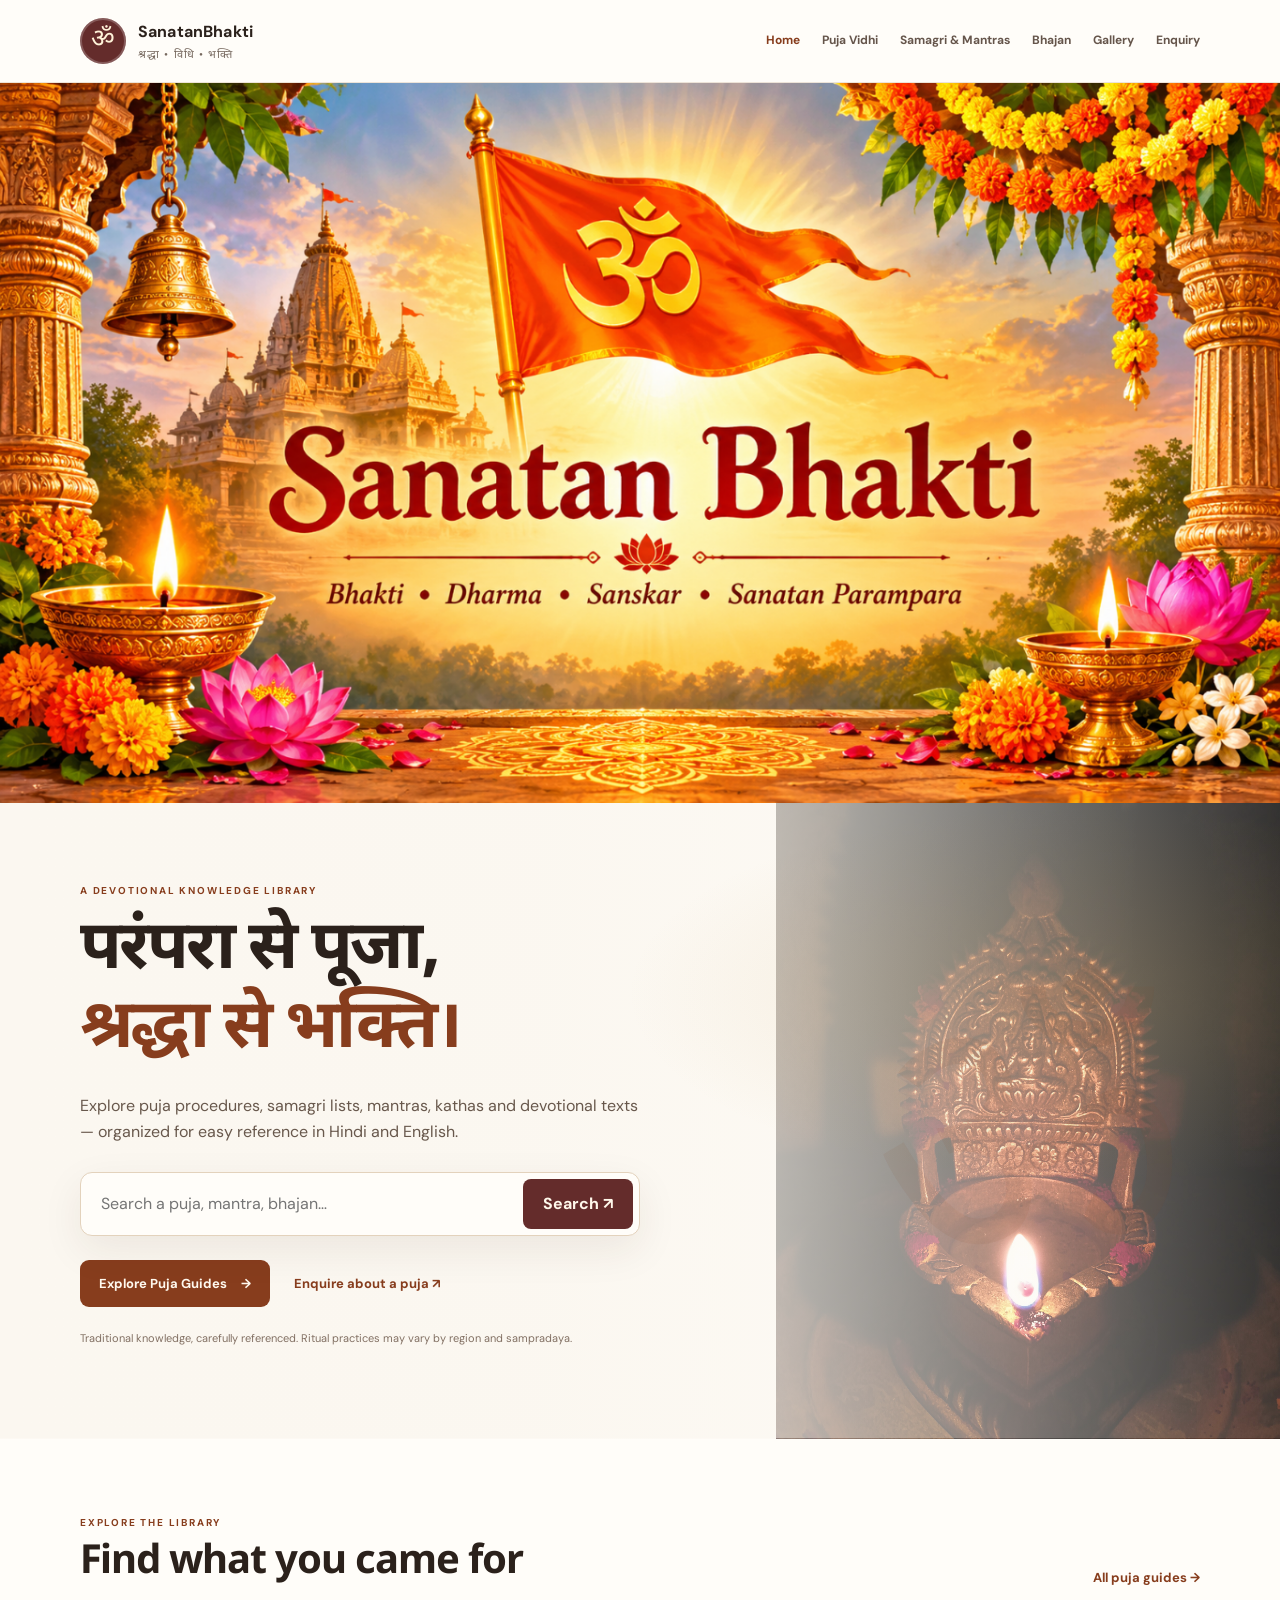
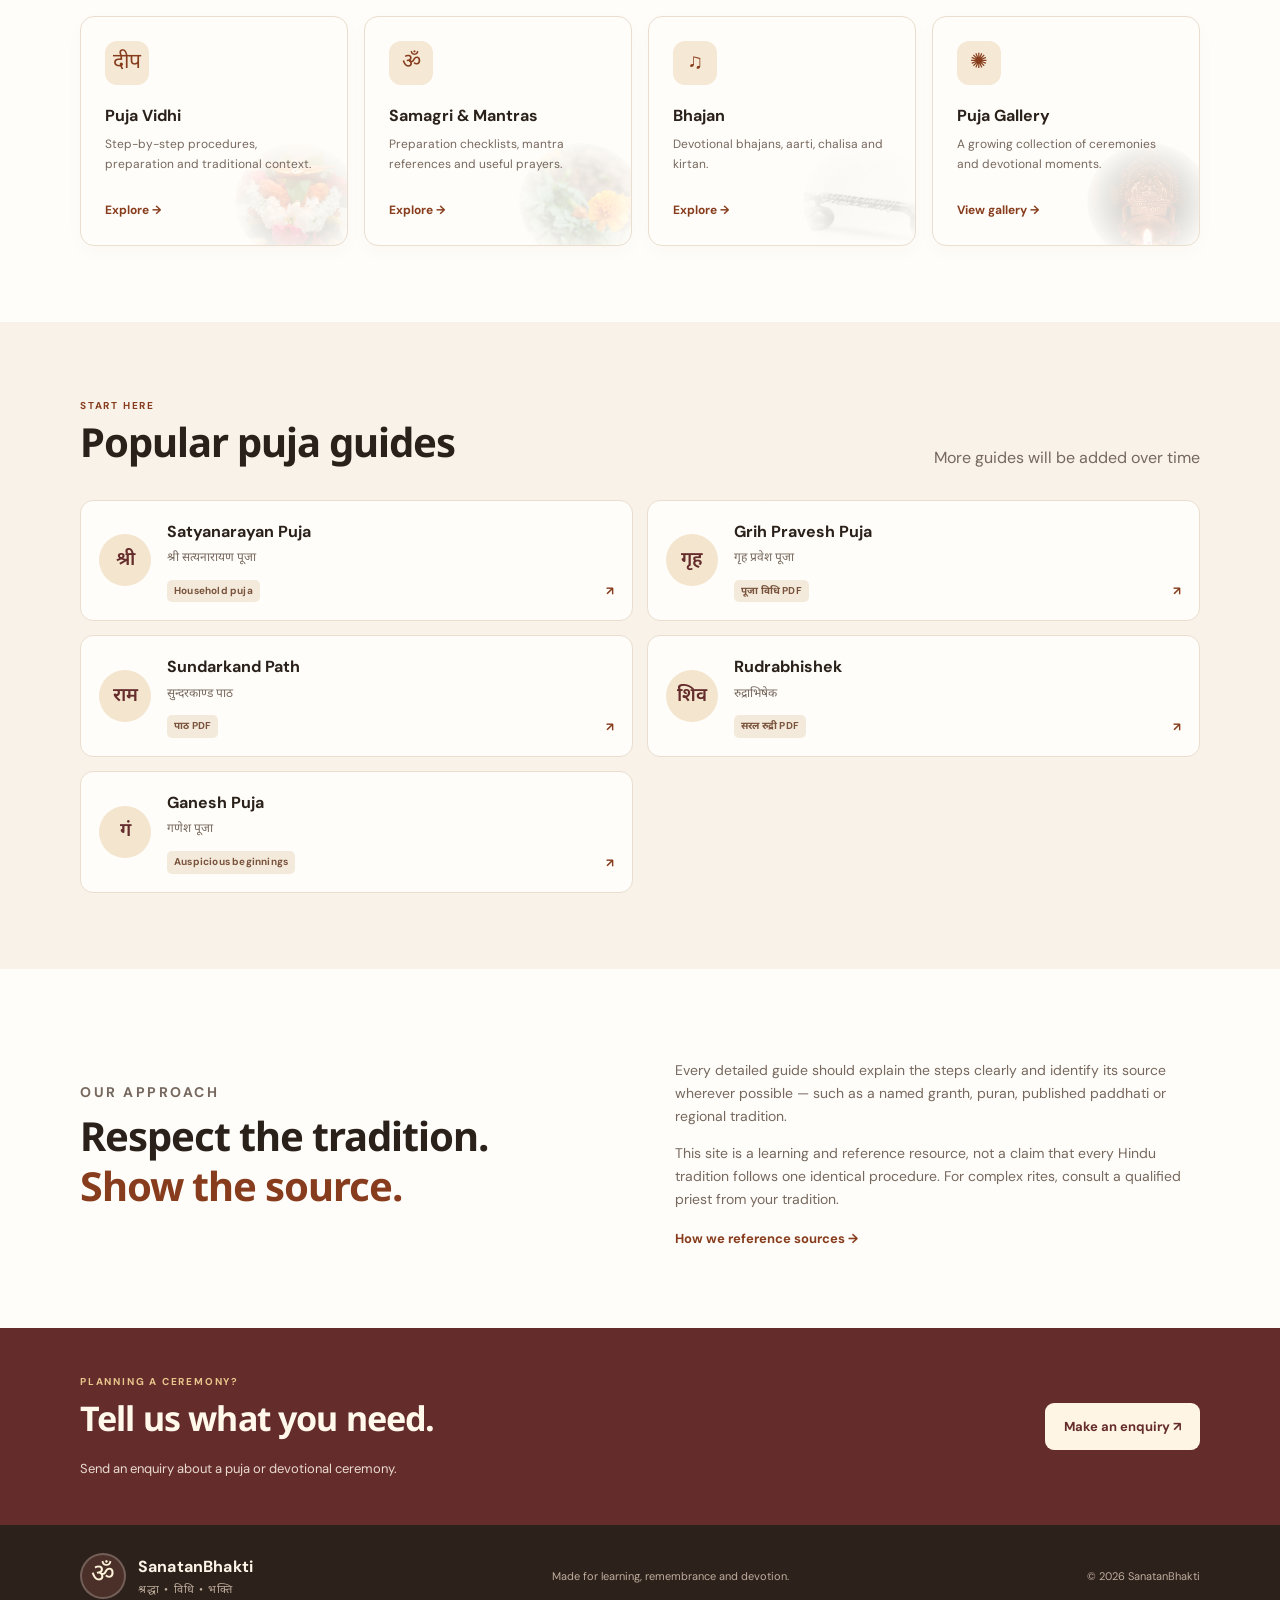
<file: index.html>
<!doctype html>
<html lang="en">
<head>
  <meta charset="utf-8"><meta name="viewport" content="width=device-width, initial-scale=1">
  <meta name="description" content="SanatanBhakti — a bilingual reference for puja vidhi, samagri, mantras, kathas, bhajans and devotional ceremonies.">
  <title>SanatanBhakti | श्रद्धा • विधि • भक्ति</title>
  <link rel="stylesheet" href="assets/css/style.css">
</head>
<body class="page-home" data-depth="0">
  <header class="site-header"><div class="container header-inner">
    <a class="brand" href="index.html"><span class="brand-mark">ॐ</span><span><strong>SanatanBhakti</strong><small>श्रद्धा • विधि • भक्ति</small></span></a>
    <button class="menu-toggle" aria-label="Open navigation" aria-expanded="false">☰</button>
    <nav class="site-nav" aria-label="Main navigation"></nav>
  </div></header>
  <main>
    <section class="home-banner" aria-label="SanatanBhakti devotional banner">
      <img src="assets/images/sanatanbhakti-banner.png" alt="SanatanBhakti banner with an Om flag, temple, marigold flowers and lit diyas" fetchpriority="high">
    </section>
    <section class="hero"><div class="hero-glow"></div><div class="container hero-content">
      <p class="eyebrow">A devotional knowledge library</p>
      <h1>परंपरा से पूजा,<br><em>श्रद्धा से भक्ति।</em></h1>
      <p class="hero-copy">Explore puja procedures, samagri lists, mantras, kathas and devotional texts — organized for easy reference in Hindi and English.</p>
      <form class="search-form" data-search-form><label class="sr-only" for="site-search">Search the library</label><input id="site-search" name="q" placeholder="Search a puja, mantra, bhajan…" autocomplete="off"><button type="submit">Search ↗</button></form>
      <div class="hero-actions"><a class="button button-primary" href="puja/index.html">Explore Puja Guides <span>→</span></a><a class="text-link" href="enquiry/index.html">Enquire about a puja ↗</a></div>
      <p class="hero-note">Traditional knowledge, carefully referenced. Ritual practices may vary by region and sampradaya.</p>
    </div><div class="hero-ornament" aria-hidden="true">ॐ</div></section>
    <section class="section container"><div class="section-heading"><div><p class="eyebrow">Explore the library</p><h2>Find what you came for</h2></div><a class="text-link" href="puja/index.html">All puja guides →</a></div>
      <div class="feature-grid">
        <a class="feature-card" href="puja/index.html"><span class="card-icon">दीप</span><h3>Puja Vidhi</h3><p>Step-by-step procedures, preparation and traditional context.</p><span class="card-arrow">Explore →</span></a>
        <a class="feature-card" href="library/index.html"><span class="card-icon">ॐ</span><h3>Samagri & Mantras</h3><p>Preparation checklists, mantra references and useful prayers.</p><span class="card-arrow">Explore →</span></a>
        <a class="feature-card" href="bhajan/index.html"><span class="card-icon">♫</span><h3>Bhajan</h3><p>Devotional bhajans, aarti, chalisa and kirtan.</p><span class="card-arrow">Explore →</span></a>
        <a class="feature-card" href="gallery/index.html"><span class="card-icon">✺</span><h3>Puja Gallery</h3><p>A growing collection of ceremonies and devotional moments.</p><span class="card-arrow">View gallery →</span></a>
      </div>
    </section>
    <section class="section section-tint"><div class="container"><div class="section-heading"><div><p class="eyebrow">Start here</p><h2>Popular puja guides</h2></div><span class="muted">More guides will be added over time</span></div>
      <div class="puja-grid">
        <a class="puja-card" href="puja/satyanarayan-puja.html"><span class="puja-symbol">श्री</span><div><h3>Satyanarayan Puja</h3><p>श्री सत्यनारायण पूजा</p><span class="tag">Household puja</span></div><span class="card-arrow">↗</span></a>
        <a class="puja-card" href="puja/grihpraveshpuja.html"><span class="puja-symbol">गृह</span><div><h3>Grih Pravesh Puja</h3><p>गृह प्रवेश पूजा</p><span class="tag">पूजा विधि PDF</span></div><span class="card-arrow">↗</span></a>
        <a class="puja-card" href="puja/sunderkand.html"><span class="puja-symbol">राम</span><div><h3>Sundarkand Path</h3><p>सुन्दरकाण्ड पाठ</p><span class="tag">पाठ PDF</span></div><span class="card-arrow">↗</span></a>
        <a class="puja-card" href="puja/rudrabhishek-puja.html"><span class="puja-symbol">शिव</span><div><h3>Rudrabhishek</h3><p>रुद्राभिषेक</p><span class="tag">सरल रुद्री PDF</span></div><span class="card-arrow">↗</span></a>
        <a class="puja-card" href="puja/index.html#ganesh"><span class="puja-symbol">गं</span><div><h3>Ganesh Puja</h3><p>गणेश पूजा</p><span class="tag">Auspicious beginnings</span></div><span class="card-arrow">↗</span></a>
      </div>
    </div></section>
    <section class="section container split-section"><div><p class="eyebrow">Our approach</p><h2>Respect the tradition.<br><em>Show the source.</em></h2></div><div><p>Every detailed guide should explain the steps clearly and identify its source wherever possible — such as a named granth, puran, published paddhati or regional tradition.</p><p class="muted">This site is a learning and reference resource, not a claim that every Hindu tradition follows one identical procedure. For complex rites, consult a qualified priest from your tradition.</p><a class="text-link" href="sources/references.html">How we reference sources →</a></div></section>
    <section class="cta-band"><div class="container cta-inner"><div><p class="eyebrow">Planning a ceremony?</p><h2>Tell us what you need.</h2><p>Send an enquiry about a puja or devotional ceremony.</p></div><a class="button button-light" href="enquiry/index.html">Make an enquiry ↗</a></div></section>
  </main>
  <footer class="site-footer"><div class="container footer-inner"><a class="brand footer-brand" href="index.html"><span class="brand-mark">ॐ</span><span><strong>SanatanBhakti</strong><small>श्रद्धा • विधि • भक्ति</small></span></a><p>Made for learning, remembrance and devotion.</p><p>© <span data-year></span> SanatanBhakti</p></div></footer>
  <script src="assets/js/main.js"></script>
</body></html>
</file>
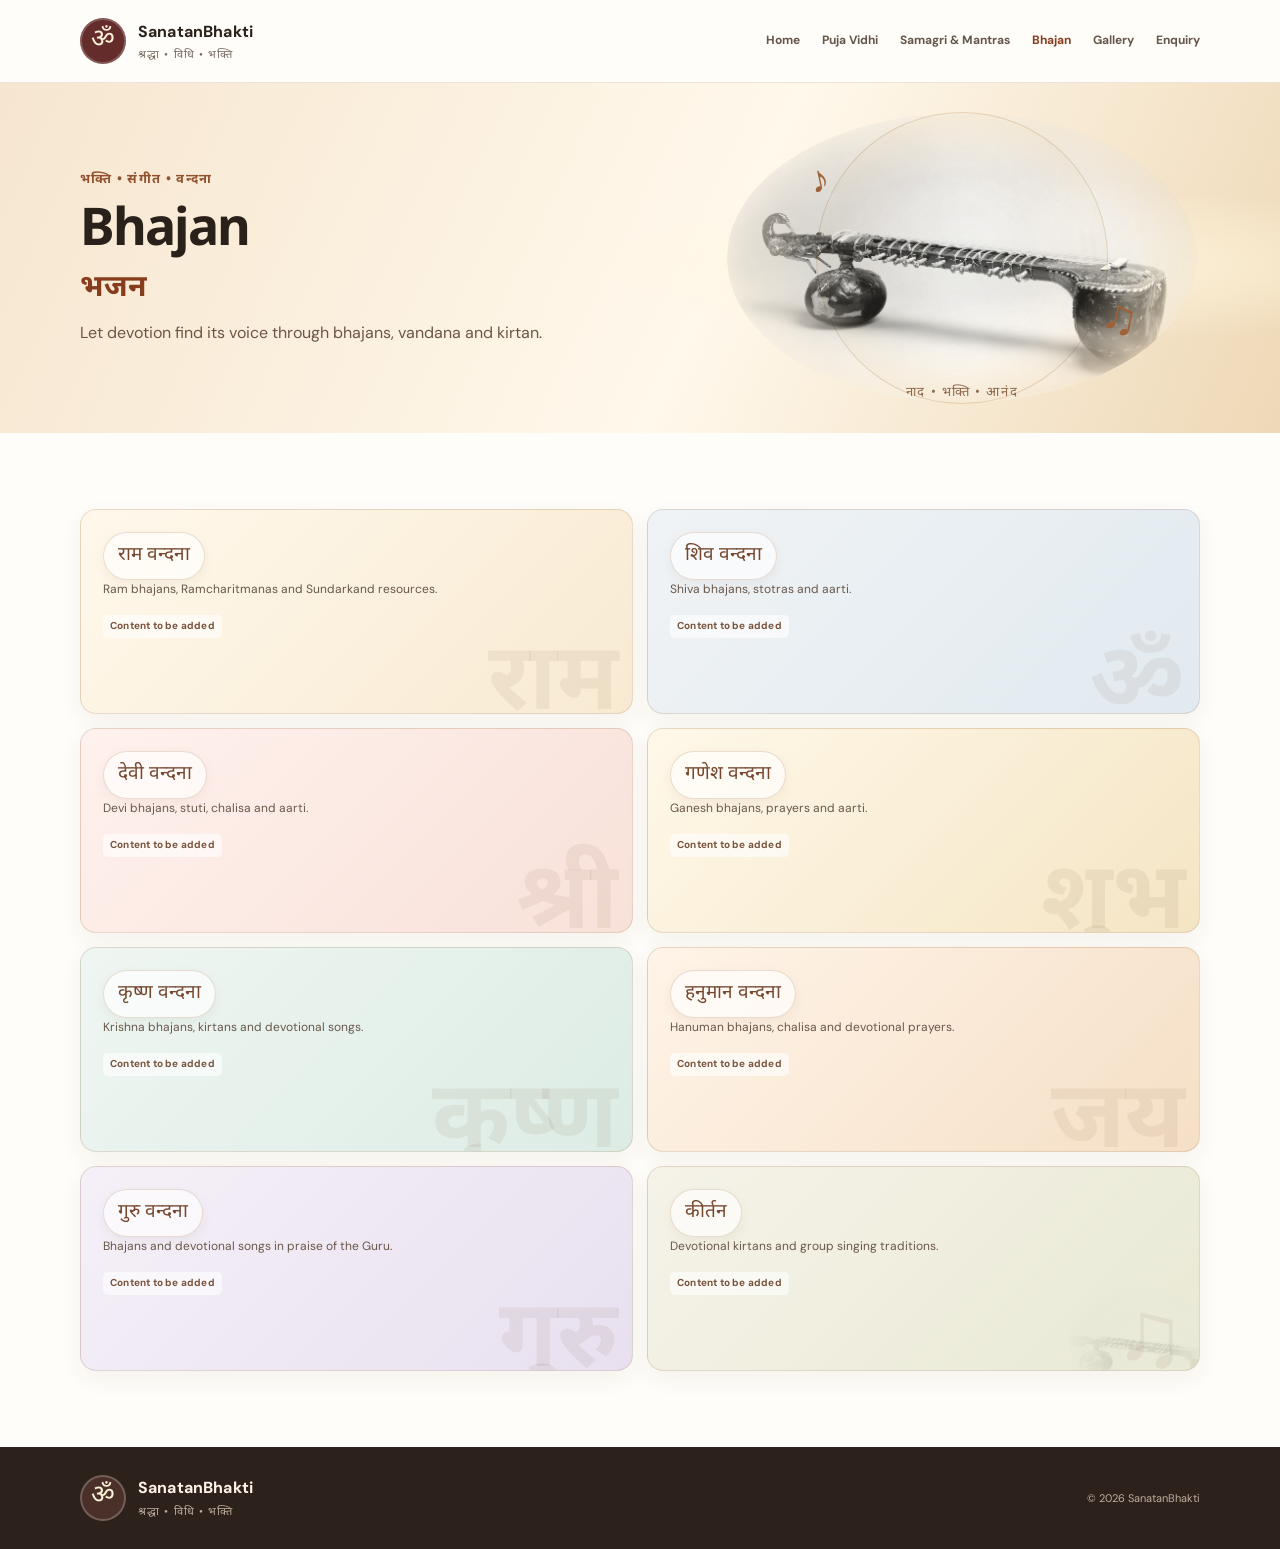
<file: bhajan/index.html>
<!doctype html>
<html lang="en">
  <head>
    <meta charset="utf-8">
    <meta name="viewport" content="width=device-width, initial-scale=1">
    <meta name="description" content="Bhajan, aarti, chalisa and devotional song resources.">
    <title>Bhajan | SanatanBhakti</title>
    <link rel="stylesheet" href="../assets/css/style.css">
  </head>
  <body class="page-bhajan" data-depth="1">
    <header class="site-header">
      <div class="container header-inner">
        <a class="brand" href="../index.html">
          <span class="brand-mark">ॐ</span>
          <span><strong>SanatanBhakti</strong><small>श्रद्धा • विधि • भक्ति</small></span>
        </a>
        <button class="menu-toggle" aria-label="Open navigation" aria-expanded="false">☰</button>
        <nav class="site-nav" aria-label="Main navigation"></nav>
      </div>
    </header>
    <main>
      <section class="page-hero bhajan-hero">
        <div class="container bhajan-hero-inner">
          <div class="bhajan-hero-copy">
            <p class="eyebrow">भक्ति • संगीत • वन्दना</p>
            <h1>Bhajan <em>भजन</em></h1>
            <p>Let devotion find its voice through bhajans, vandana and kirtan.</p>
          </div>
          <div class="bhajan-hero-art" aria-hidden="true">
            <span class="bhajan-note bhajan-note-one">♪</span>
            <span class="bhajan-note bhajan-note-two">♫</span>
            <img class="bhajan-hero-sitar" src="../assets/images/sitar.jpg" alt="">
            <span class="bhajan-art-caption">नाद • भक्ति • आनंद</span>
          </div>
        </div>
      </section>
      <section class="section container">
        <div class="puja-grid bhajan-grid">
          <article class="feature-card bhajan-card" data-tone="ram" data-watermark="राम">
            <span class="card-icon">राम वन्दना</span>
            <p>Ram bhajans, Ramcharitmanas and Sundarkand resources.</p>
            <span class="tag">Content to be added</span>
          </article>
          <article class="feature-card bhajan-card" data-tone="shiv" data-watermark="ॐ">
            <span class="card-icon">शिव वन्दना</span>
            <p>Shiva bhajans, stotras and aarti.</p>
            <span class="tag">Content to be added</span>
          </article>
          <article class="feature-card bhajan-card" data-tone="devi" data-watermark="श्री">
            <span class="card-icon">देवी वन्दना</span>
            <p>Devi bhajans, stuti, chalisa and aarti.</p>
            <span class="tag">Content to be added</span>
          </article>
          <article class="feature-card bhajan-card" data-tone="ganesh" data-watermark="शुभ">
            <span class="card-icon">गणेश वन्दना</span>
            <p>Ganesh bhajans, prayers and aarti.</p>
            <span class="tag">Content to be added</span>
          </article>
          <article class="feature-card bhajan-card" data-tone="krishna" data-watermark="कृष्ण">
            <span class="card-icon">कृष्ण वन्दना</span>
            <p>Krishna bhajans, kirtans and devotional songs.</p>
            <span class="tag">Content to be added</span>
          </article>
          <article class="feature-card bhajan-card" data-tone="hanuman" data-watermark="जय">
            <span class="card-icon">हनुमान वन्दना</span>
            <p>Hanuman bhajans, chalisa and devotional prayers.</p>
            <span class="tag">Content to be added</span>
          </article>
          <article class="feature-card bhajan-card" data-tone="guru" data-watermark="गुरु">
            <span class="card-icon">गुरु वन्दना</span>
            <p>Bhajans and devotional songs in praise of the Guru.</p>
            <span class="tag">Content to be added</span>
          </article>
          <article class="feature-card bhajan-card" data-tone="kirtan" data-watermark="♫">
            <span class="card-icon">कीर्तन</span>
            <p>Devotional kirtans and group singing traditions.</p>
            <span class="tag">Content to be added</span>
          </article>
        </div>
      </section>
    </main>
    <footer class="site-footer">
      <div class="container footer-inner">
        <a class="brand footer-brand" href="../index.html">
          <span class="brand-mark">ॐ</span>
          <span><strong>SanatanBhakti</strong><small>श्रद्धा • विधि • भक्ति</small></span>
        </a>
        <p>© <span data-year></span> SanatanBhakti</p>
      </div>
    </footer>
    <script src="../assets/js/main.js"></script>
  </body>
</html>
</file>
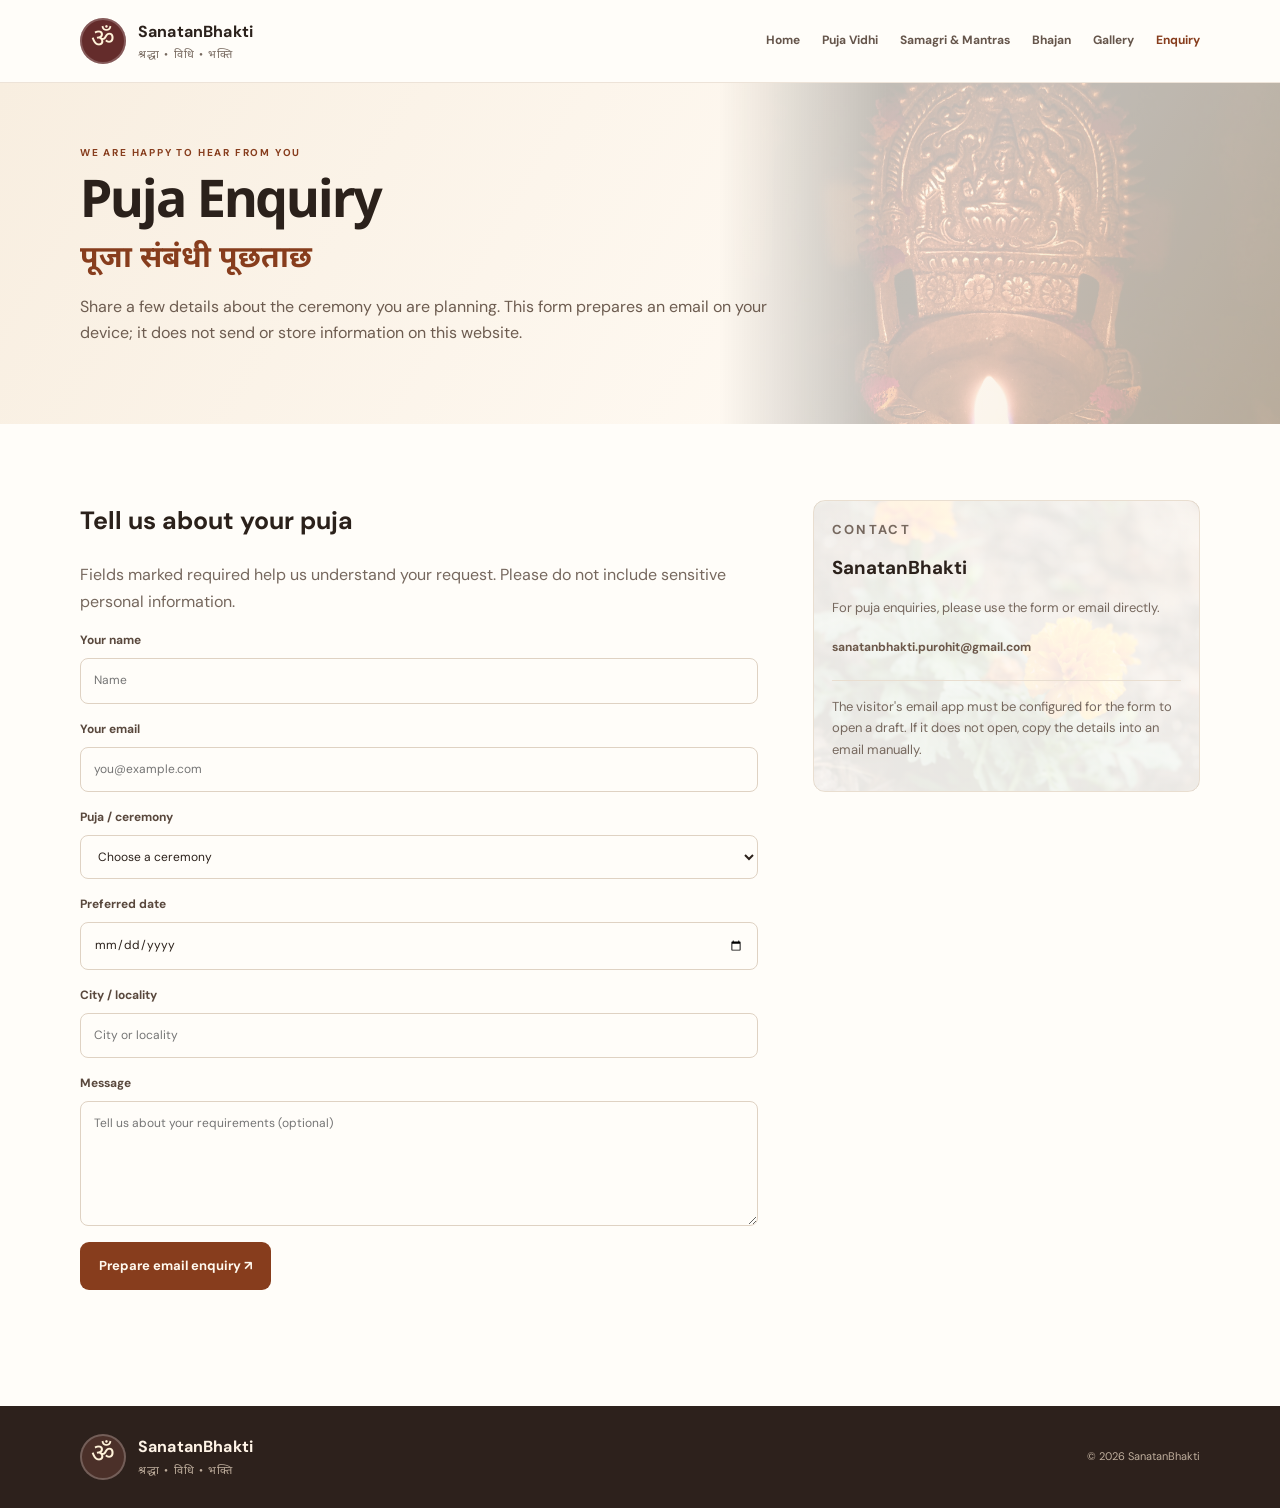
<file: enquiry/index.html>
<!doctype html>
<html lang="en"><head><meta charset="utf-8"><meta name="viewport" content="width=device-width, initial-scale=1"><meta name="description" content="Send an enquiry about puja and devotional ceremonies."><title>Puja Enquiry | SanatanBhakti</title><link rel="stylesheet" href="../assets/css/style.css"></head><body class="page-enquiry" data-depth="1"><header class="site-header"><div class="container header-inner"><a class="brand" href="../index.html"><span class="brand-mark">ॐ</span><span><strong>SanatanBhakti</strong><small>श्रद्धा • विधि • भक्ति</small></span></a><button class="menu-toggle" aria-label="Open navigation" aria-expanded="false">☰</button><nav class="site-nav" aria-label="Main navigation"></nav></div></header><main><section class="page-hero"><div class="container"><p class="eyebrow">We are happy to hear from you</p><h1>Puja Enquiry <em>पूजा संबंधी पूछताछ</em></h1><p>Share a few details about the ceremony you are planning. This form prepares an email on your device; it does not send or store information on this website.</p></div></section><section class="section container form-layout"><div><h2>Tell us about your puja</h2><p class="muted">Fields marked required help us understand your request. Please do not include sensitive personal information.</p><form id="enquiry-form" class="enquiry-form"><label>Your name<input name="name" required autocomplete="name" placeholder="Name"></label><label>Your email<input name="email" required type="email" autocomplete="email" placeholder="you@example.com"></label><label>Puja / ceremony<select name="puja" required><option value="">Choose a ceremony</option><option>Satyanarayan Puja</option><option>Sundarkand Path</option><option>Rudrabhishek</option><option>Grih Pravesh Puja</option><option>Ganesh Puja</option><option>Durga Puja</option><option>Saraswati Puja</option><option>Vishwakarma Puja</option><option>Chitragupta Puja</option><option>Ram Navami Puja</option><option>Other / not sure yet</option></select></label><label>Preferred date<input name="date" type="date"></label><label>City / locality<input name="location" placeholder="City or locality"></label><label>Message<textarea name="message" rows="5" placeholder="Tell us about your requirements (optional)"></textarea></label><button class="button button-primary" type="submit">Prepare email enquiry ↗</button><p id="form-status" class="form-status" role="status"></p></form></div><aside class="aside-card contact-card"><p class="eyebrow">Contact</p><h3>SanatanBhakti</h3><p>For puja enquiries, please use the form or email directly.</p><a class="text-link" href="mailto:sanatanbhakti.purohit@gmail.com">sanatanbhakti.purohit@gmail.com</a><hr><p class="muted small">The visitor's email app must be configured for the form to open a draft. If it does not open, copy the details into an email manually.</p></aside></section></main><footer class="site-footer"><div class="container footer-inner"><a class="brand footer-brand" href="../index.html"><span class="brand-mark">ॐ</span><span><strong>SanatanBhakti</strong><small>श्रद्धा • विधि • भक्ति</small></span></a><p>© <span data-year></span> SanatanBhakti</p></div></footer><script src="../assets/js/main.js"></script></body></html>
</file>
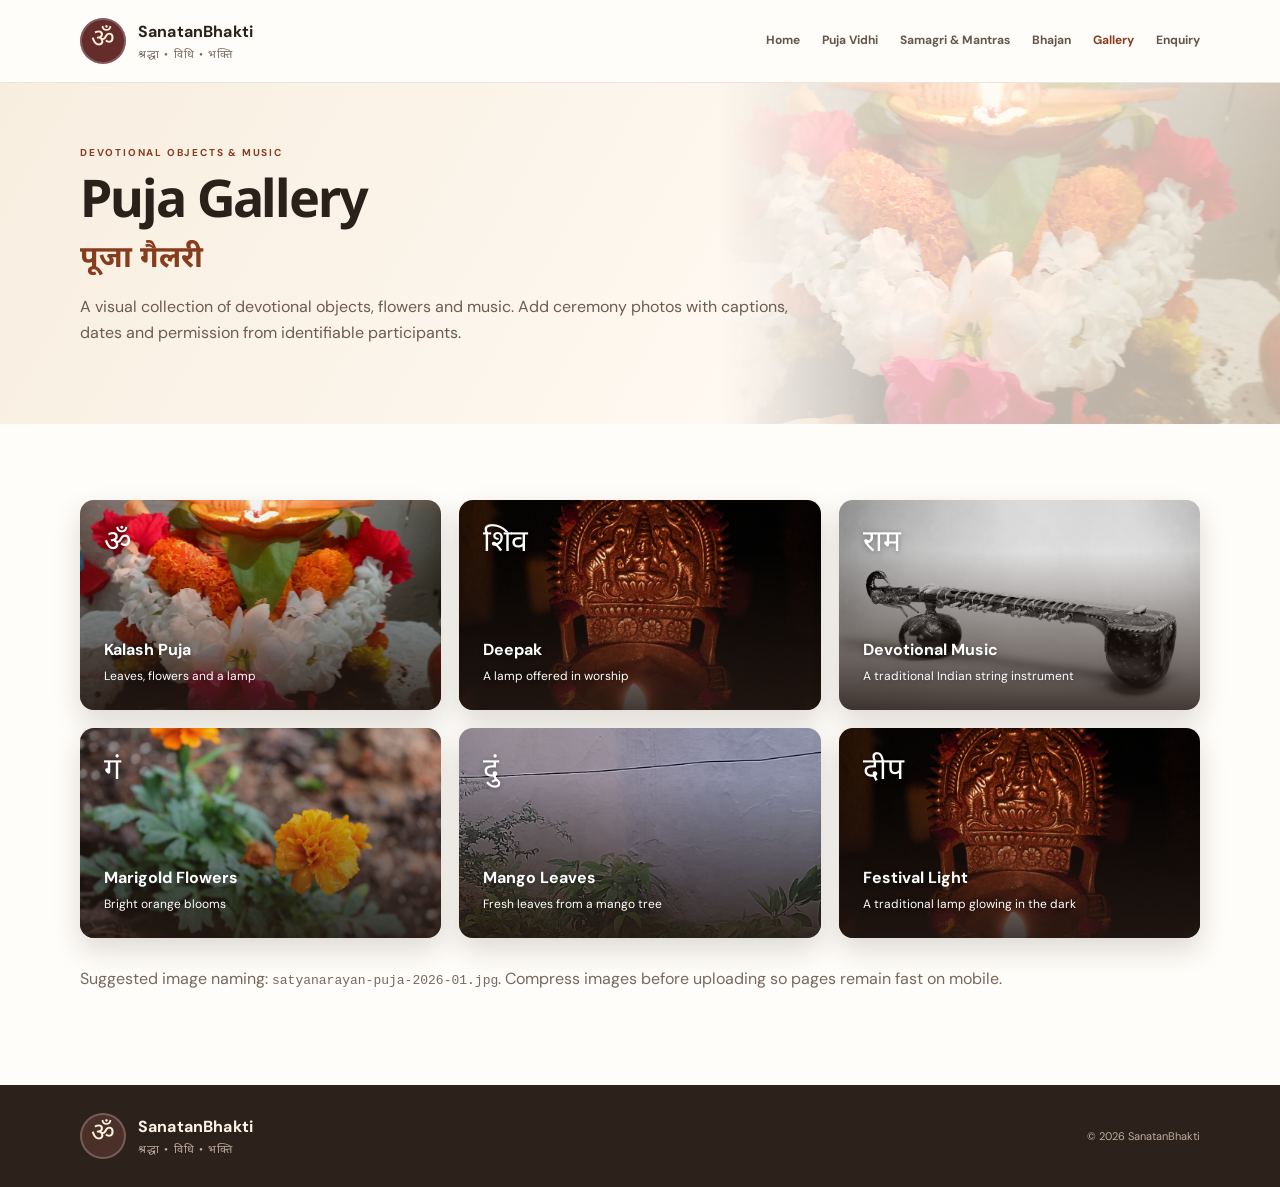
<file: gallery/index.html>
<!doctype html>
<html lang="en"><head><meta charset="utf-8"><meta name="viewport" content="width=device-width, initial-scale=1"><meta name="description" content="A visual collection of devotional objects, flowers and music."><title>Puja Gallery | SanatanBhakti</title><link rel="stylesheet" href="../assets/css/style.css"></head><body class="page-gallery" data-depth="1"><header class="site-header"><div class="container header-inner"><a class="brand" href="../index.html"><span class="brand-mark">ॐ</span><span><strong>SanatanBhakti</strong><small>श्रद्धा • विधि • भक्ति</small></span></a><button class="menu-toggle" aria-label="Open navigation" aria-expanded="false">☰</button><nav class="site-nav" aria-label="Main navigation"></nav></div></header><main><section class="page-hero"><div class="container"><p class="eyebrow">Devotional objects & music</p><h1>Puja Gallery <em>पूजा गैलरी</em></h1><p>A visual collection of devotional objects, flowers and music. Add ceremony photos with captions, dates and permission from identifiable participants.</p></div></section><section class="section container"><div class="gallery-grid">
<article class="gallery-placeholder"><img class="gallery-image" src="../assets/images/kalash-puja.jpg" alt="Kalash, leaves and flowers arranged for a puja"><span>ॐ</span><h3>Kalash Puja</h3><p>Leaves, flowers and a lamp</p></article>
<article class="gallery-placeholder"><img class="gallery-image" src="../assets/images/deepak.jpg" alt="A lit brass devotional lamp"><span>शिव</span><h3>Deepak</h3><p>A lamp offered in worship</p></article>
<article class="gallery-placeholder"><img class="gallery-image" src="../assets/images/sitar.jpg" alt="A traditional Indian sitar"><span>राम</span><h3>Devotional Music</h3><p>A traditional Indian string instrument</p></article>
<article class="gallery-placeholder"><img class="gallery-image" src="../assets/images/marigold-flowers.jpg" alt="Orange marigold flowers"><span>गं</span><h3>Marigold Flowers</h3><p>Bright orange blooms</p></article>
<article class="gallery-placeholder"><img class="gallery-image" src="../assets/images/mango-leaves.jpg" alt="Fresh green mango leaves"><span>दुं</span><h3>Mango Leaves</h3><p>Fresh leaves from a mango tree</p></article>
<article class="gallery-placeholder"><img class="gallery-image" src="../assets/images/deepak.jpg" alt="A devotional lamp"><span>दीप</span><h3>Festival Light</h3><p>A traditional lamp glowing in the dark</p></article>
</div><p class="muted top-gap">Suggested image naming: <code>satyanarayan-puja-2026-01.jpg</code>. Compress images before uploading so pages remain fast on mobile.</p></section></main><footer class="site-footer"><div class="container footer-inner"><a class="brand footer-brand" href="../index.html"><span class="brand-mark">ॐ</span><span><strong>SanatanBhakti</strong><small>श्रद्धा • विधि • भक्ति</small></span></a><p>© <span data-year></span> SanatanBhakti</p></div></footer><script src="../assets/js/main.js"></script></body></html>
</file>
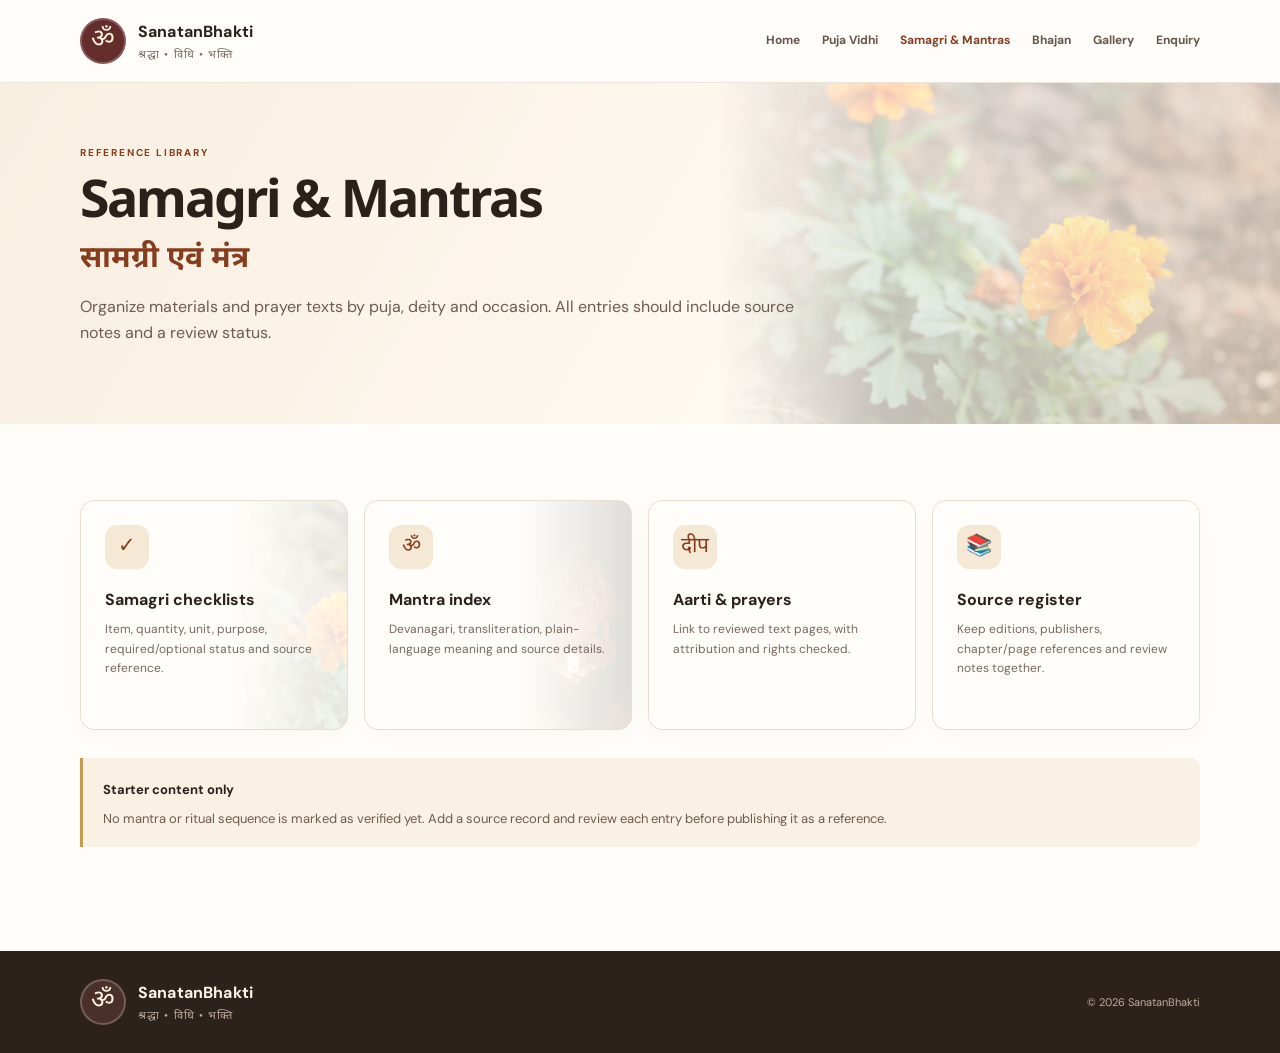
<file: library/index.html>
<!doctype html>
<html lang="en"><head><meta charset="utf-8"><meta name="viewport" content="width=device-width, initial-scale=1"><meta name="description" content="Puja samagri and mantra reference library."><title>Samagri & Mantras | SanatanBhakti</title><link rel="stylesheet" href="../assets/css/style.css"></head><body class="page-library" data-depth="1"><header class="site-header"><div class="container header-inner"><a class="brand" href="../index.html"><span class="brand-mark">ॐ</span><span><strong>SanatanBhakti</strong><small>श्रद्धा • विधि • भक्ति</small></span></a><button class="menu-toggle" aria-label="Open navigation" aria-expanded="false">☰</button><nav class="site-nav" aria-label="Main navigation"></nav></div></header><main><section class="page-hero"><div class="container"><p class="eyebrow">Reference library</p><h1>Samagri & Mantras <em>सामग्री एवं मंत्र</em></h1><p>Organize materials and prayer texts by puja, deity and occasion. All entries should include source notes and a review status.</p></div></section><section class="section container"><div class="feature-grid"><article class="feature-card"><span class="card-icon">✓</span><h3>Samagri checklists</h3><p>Item, quantity, unit, purpose, required/optional status and source reference.</p></article><article class="feature-card"><span class="card-icon">ॐ</span><h3>Mantra index</h3><p>Devanagari, transliteration, plain-language meaning and source details.</p></article><article class="feature-card"><span class="card-icon">दीप</span><h3>Aarti & prayers</h3><p>Link to reviewed text pages, with attribution and rights checked.</p></article><article class="feature-card"><span class="card-icon">📚</span><h3>Source register</h3><p>Keep editions, publishers, chapter/page references and review notes together.</p></article></div><div class="notice top-gap"><strong>Starter content only</strong><p>No mantra or ritual sequence is marked as verified yet. Add a source record and review each entry before publishing it as a reference.</p></div></section></main><footer class="site-footer"><div class="container footer-inner"><a class="brand footer-brand" href="../index.html"><span class="brand-mark">ॐ</span><span><strong>SanatanBhakti</strong><small>श्रद्धा • विधि • भक्ति</small></span></a><p>© <span data-year></span> SanatanBhakti</p></div></footer><script src="../assets/js/main.js"></script></body></html>
</file>
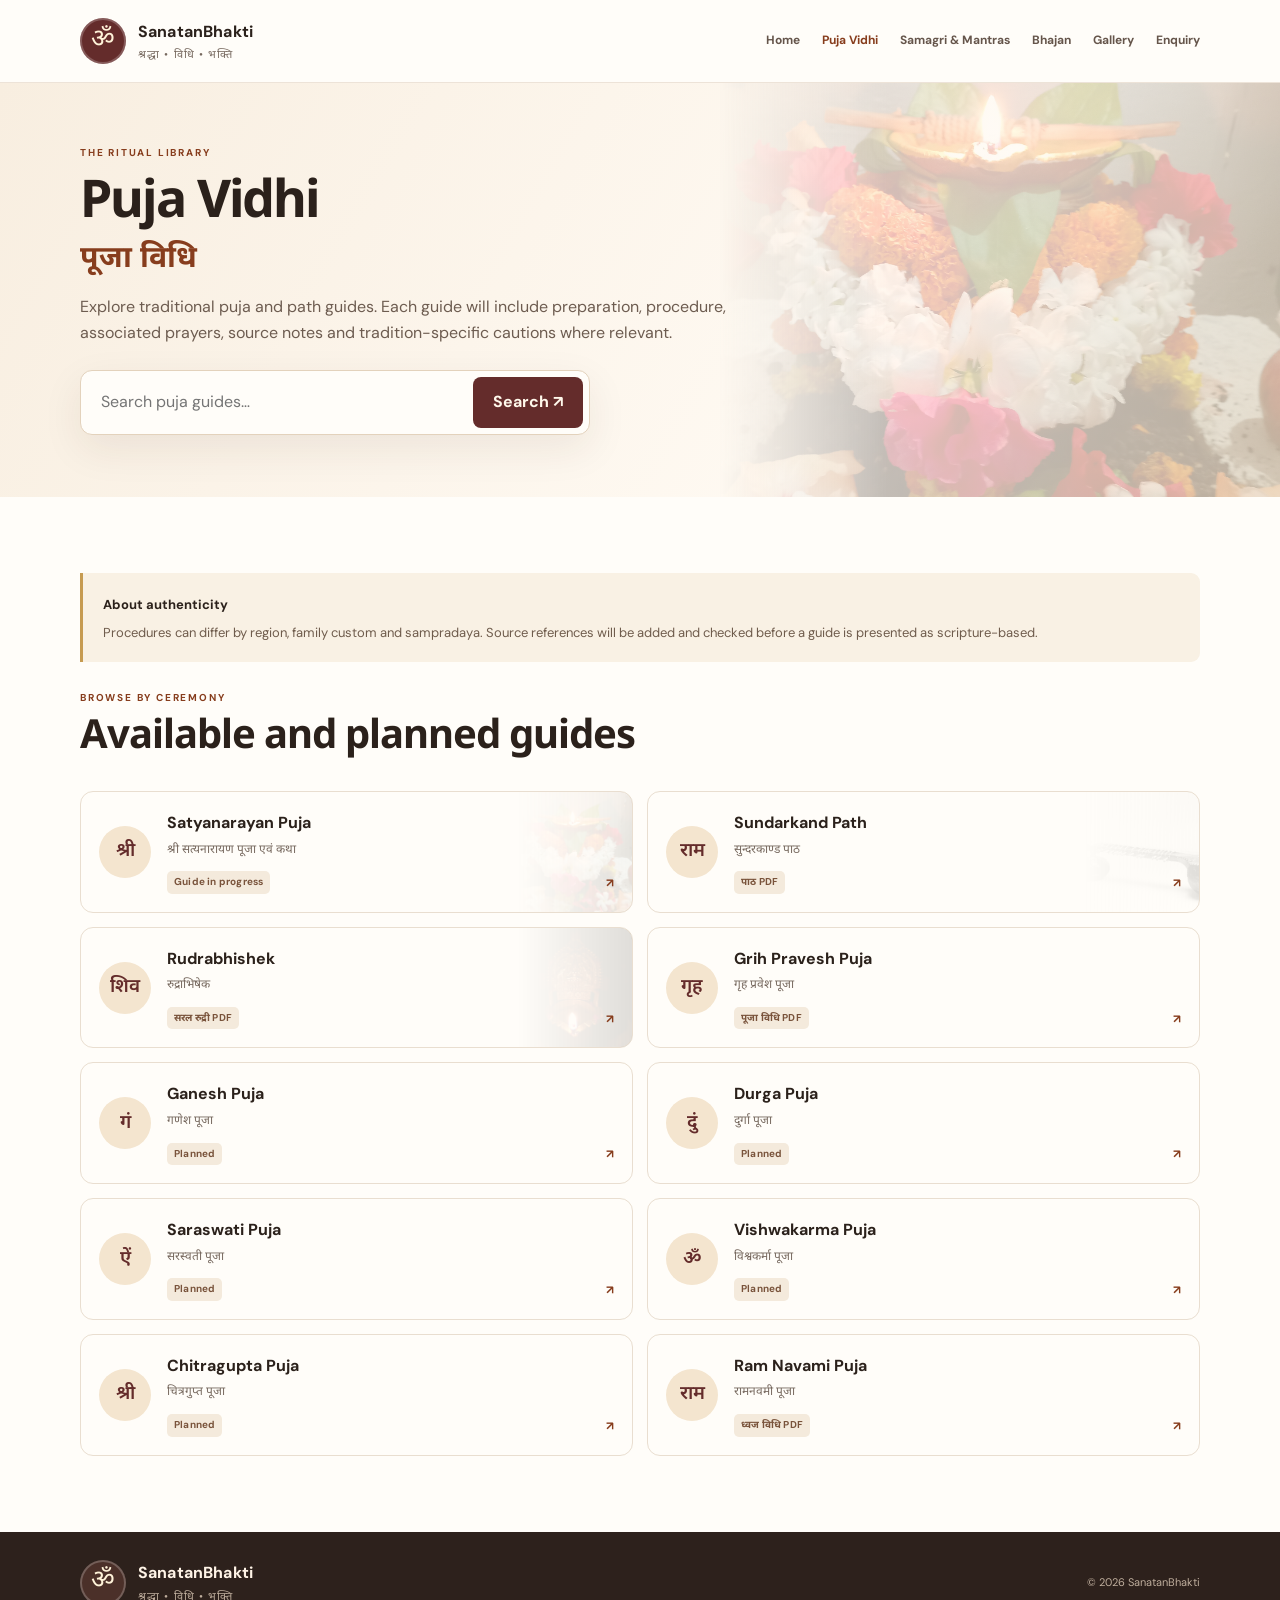
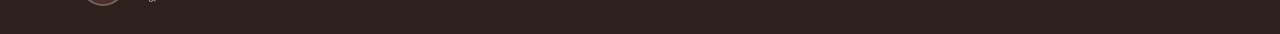
<file: puja/index.html>
<!doctype html>
<html lang="en"><head><meta charset="utf-8"><meta name="viewport" content="width=device-width, initial-scale=1"><meta name="description" content="Browse SanatanBhakti puja vidhi guides."><title>Puja Vidhi | SanatanBhakti</title><link rel="stylesheet" href="../assets/css/style.css"></head>
<body class="page-puja" data-depth="1"><header class="site-header"><div class="container header-inner"><a class="brand" href="../index.html"><span class="brand-mark">ॐ</span><span><strong>SanatanBhakti</strong><small>श्रद्धा • विधि • भक्ति</small></span></a><button class="menu-toggle" aria-label="Open navigation" aria-expanded="false">☰</button><nav class="site-nav" aria-label="Main navigation"></nav></div></header>
<main><section class="page-hero"><div class="container"><p class="eyebrow">The ritual library</p><h1>Puja Vidhi <em>पूजा विधि</em></h1><p>Explore traditional puja and path guides. Each guide will include preparation, procedure, associated prayers, source notes and tradition-specific cautions where relevant.</p><form class="search-form compact" data-search-form><label class="sr-only" for="puja-search">Search puja guides</label><input id="puja-search" name="q" placeholder="Search puja guides…"><button type="submit">Search ↗</button></form></div></section>
<section class="section container"><div class="notice"><strong>About authenticity</strong><p>Procedures can differ by region, family custom and sampradaya. Source references will be added and checked before a guide is presented as scripture-based.</p></div><div class="section-heading"><div><p class="eyebrow">Browse by ceremony</p><h2>Available and planned guides</h2></div></div>
<div class="puja-grid searchable-list">
<a class="puja-card searchable-item" data-search="satyanarayan satya narayan सत्यनारायण katha vrat puja" href="satyanarayan-puja.html"><span class="puja-symbol">श्री</span><div><h3>Satyanarayan Puja</h3><p>श्री सत्यनारायण पूजा एवं कथा</p><span class="tag">Guide in progress</span></div><span class="card-arrow">↗</span></a>
<a id="sundarkand" class="puja-card searchable-item" data-search="sundarkand sunderkand sundarkand path सुन्दरकाण्ड रामायण hanuman" href="sunderkand.html"><span class="puja-symbol">राम</span><div><h3>Sundarkand Path</h3><p>सुन्दरकाण्ड पाठ</p><span class="tag">पाठ PDF</span></div><span class="card-arrow">↗</span></a>
<a id="rudrabhishek" class="puja-card searchable-item" data-search="rudrabhishek rudra abhishek रुद्राभिषेक shiva शिव rudri रुद्री" href="rudrabhishek-puja.html"><span class="puja-symbol">शिव</span><div><h3>Rudrabhishek</h3><p>रुद्राभिषेक</p><span class="tag">सरल रुद्री PDF</span></div><span class="card-arrow">↗</span></a>
<a id="grih-pravesh" class="puja-card searchable-item" data-search="grih pravesh grihapravesh griha pravesh गृह प्रवेश गृहप्रवेश housewarming vastu वास्तु puja" href="grihpraveshpuja.html"><span class="puja-symbol">गृह</span><div><h3>Grih Pravesh Puja</h3><p>गृह प्रवेश पूजा</p><span class="tag">पूजा विधि PDF</span></div><span class="card-arrow">↗</span></a>
<a id="ganesh" class="puja-card searchable-item" data-search="ganesh ganapati गणेश विनायक puja" href="../library/index.html"><span class="puja-symbol">गं</span><div><h3>Ganesh Puja</h3><p>गणेश पूजा</p><span class="tag">Planned</span></div><span class="card-arrow">↗</span></a>
<a class="puja-card searchable-item" data-search="durga दुर्गा navratri नवरात्रि puja" href="../library/index.html"><span class="puja-symbol">दुं</span><div><h3>Durga Puja</h3><p>दुर्गा पूजा</p><span class="tag">Planned</span></div><span class="card-arrow">↗</span></a>
<a class="puja-card searchable-item" data-search="saraswati सरस्वती puja vidyarambh" href="../library/index.html"><span class="puja-symbol">ऐं</span><div><h3>Saraswati Puja</h3><p>सरस्वती पूजा</p><span class="tag">Planned</span></div><span class="card-arrow">↗</span></a>
<a class="puja-card searchable-item" data-search="vishwakarma विश्वकर्मा puja" href="../library/index.html"><span class="puja-symbol">ॐ</span><div><h3>Vishwakarma Puja</h3><p>विश्वकर्मा पूजा</p><span class="tag">Planned</span></div><span class="card-arrow">↗</span></a>
<a class="puja-card searchable-item" data-search="chitragupta चित्रगुप्त puja kayastha" href="../library/index.html"><span class="puja-symbol">श्री</span><div><h3>Chitragupta Puja</h3><p>चित्रगुप्त पूजा</p><span class="tag">Planned</span></div><span class="card-arrow">↗</span></a>
<a class="puja-card searchable-item" data-search="ram navami ramanavami ramnavmi रामनवमी puja dhwaja ध्वज vidhi विधि" href="ramanavami.html"><span class="puja-symbol">राम</span><div><h3>Ram Navami Puja</h3><p>रामनवमी पूजा</p><span class="tag">ध्वज विधि PDF</span></div><span class="card-arrow">↗</span></a>
<div class="empty-state" data-empty-state hidden>No matching guides found. Try another search term.</div>
</div></section></main>
<footer class="site-footer"><div class="container footer-inner"><a class="brand footer-brand" href="../index.html"><span class="brand-mark">ॐ</span><span><strong>SanatanBhakti</strong><small>श्रद्धा • विधि • भक्ति</small></span></a><p>© <span data-year></span> SanatanBhakti</p></div></footer><script src="../assets/js/main.js"></script></body></html>
</file>
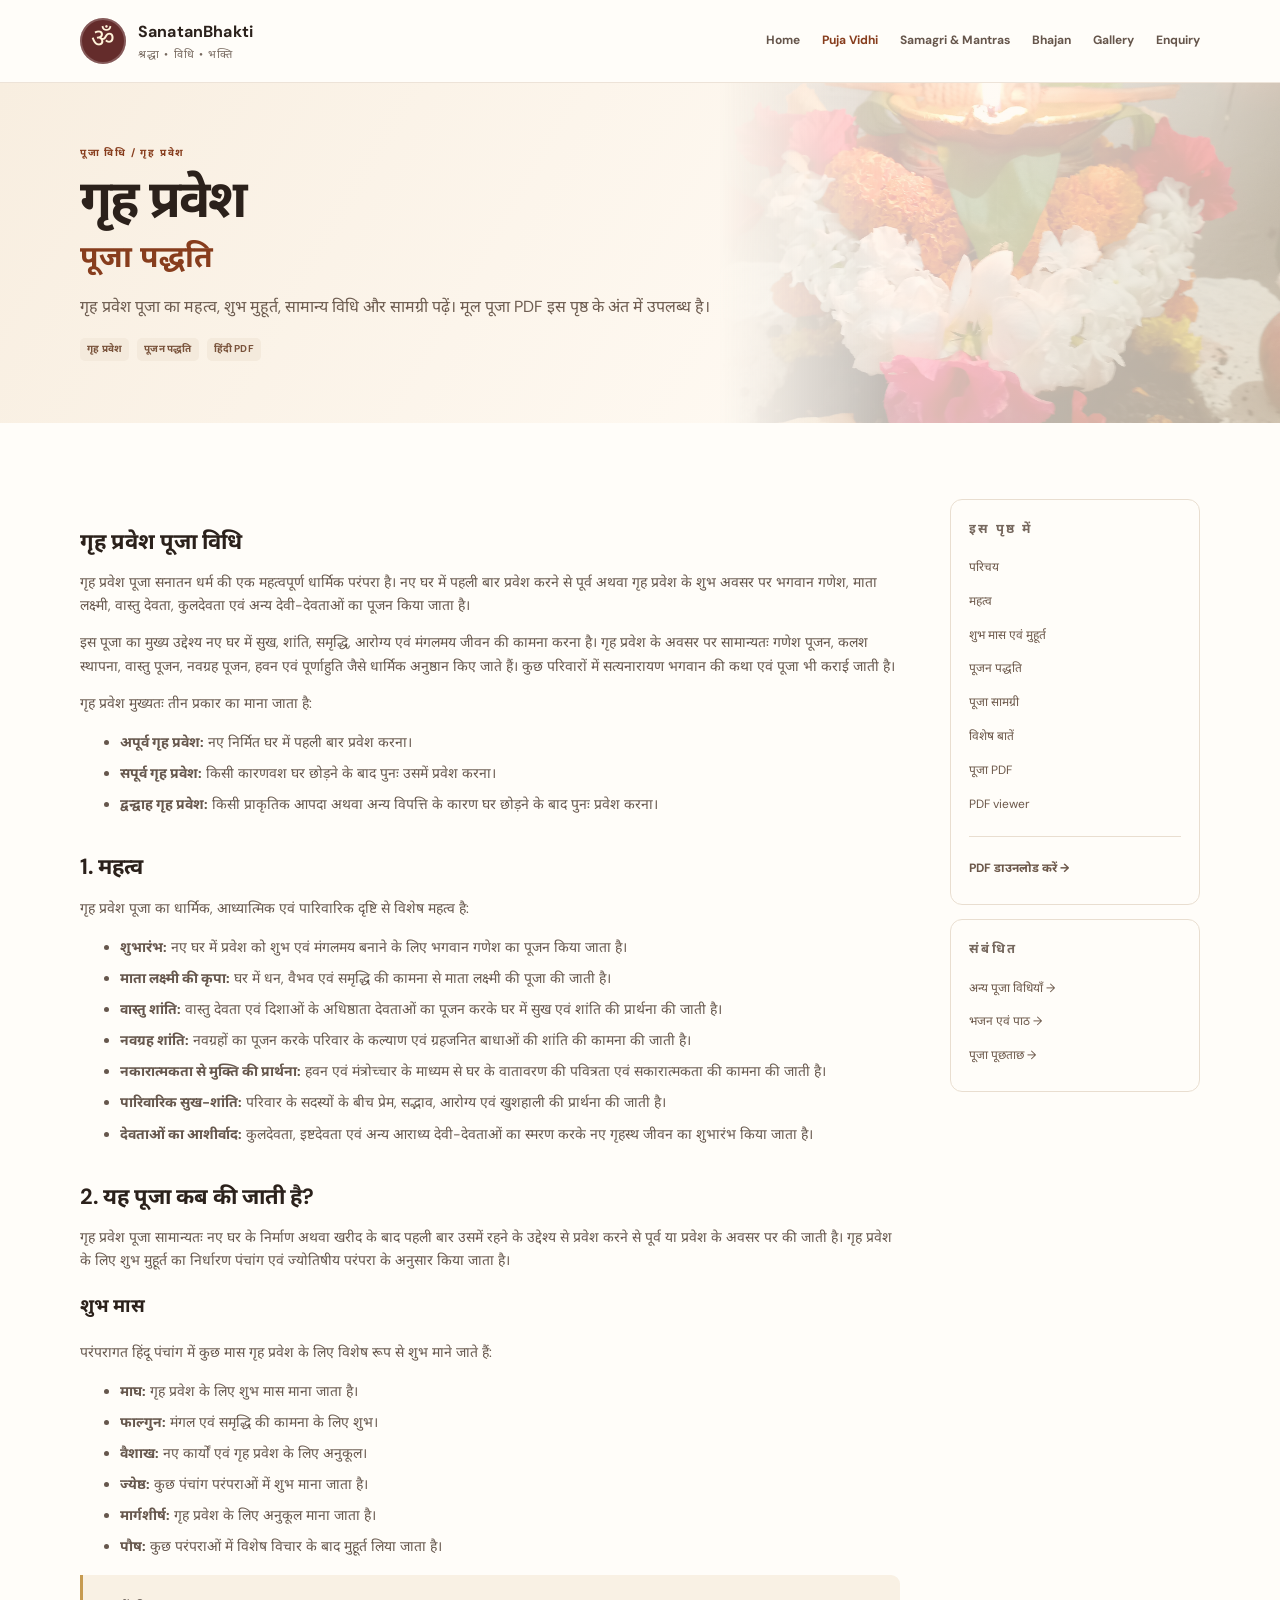
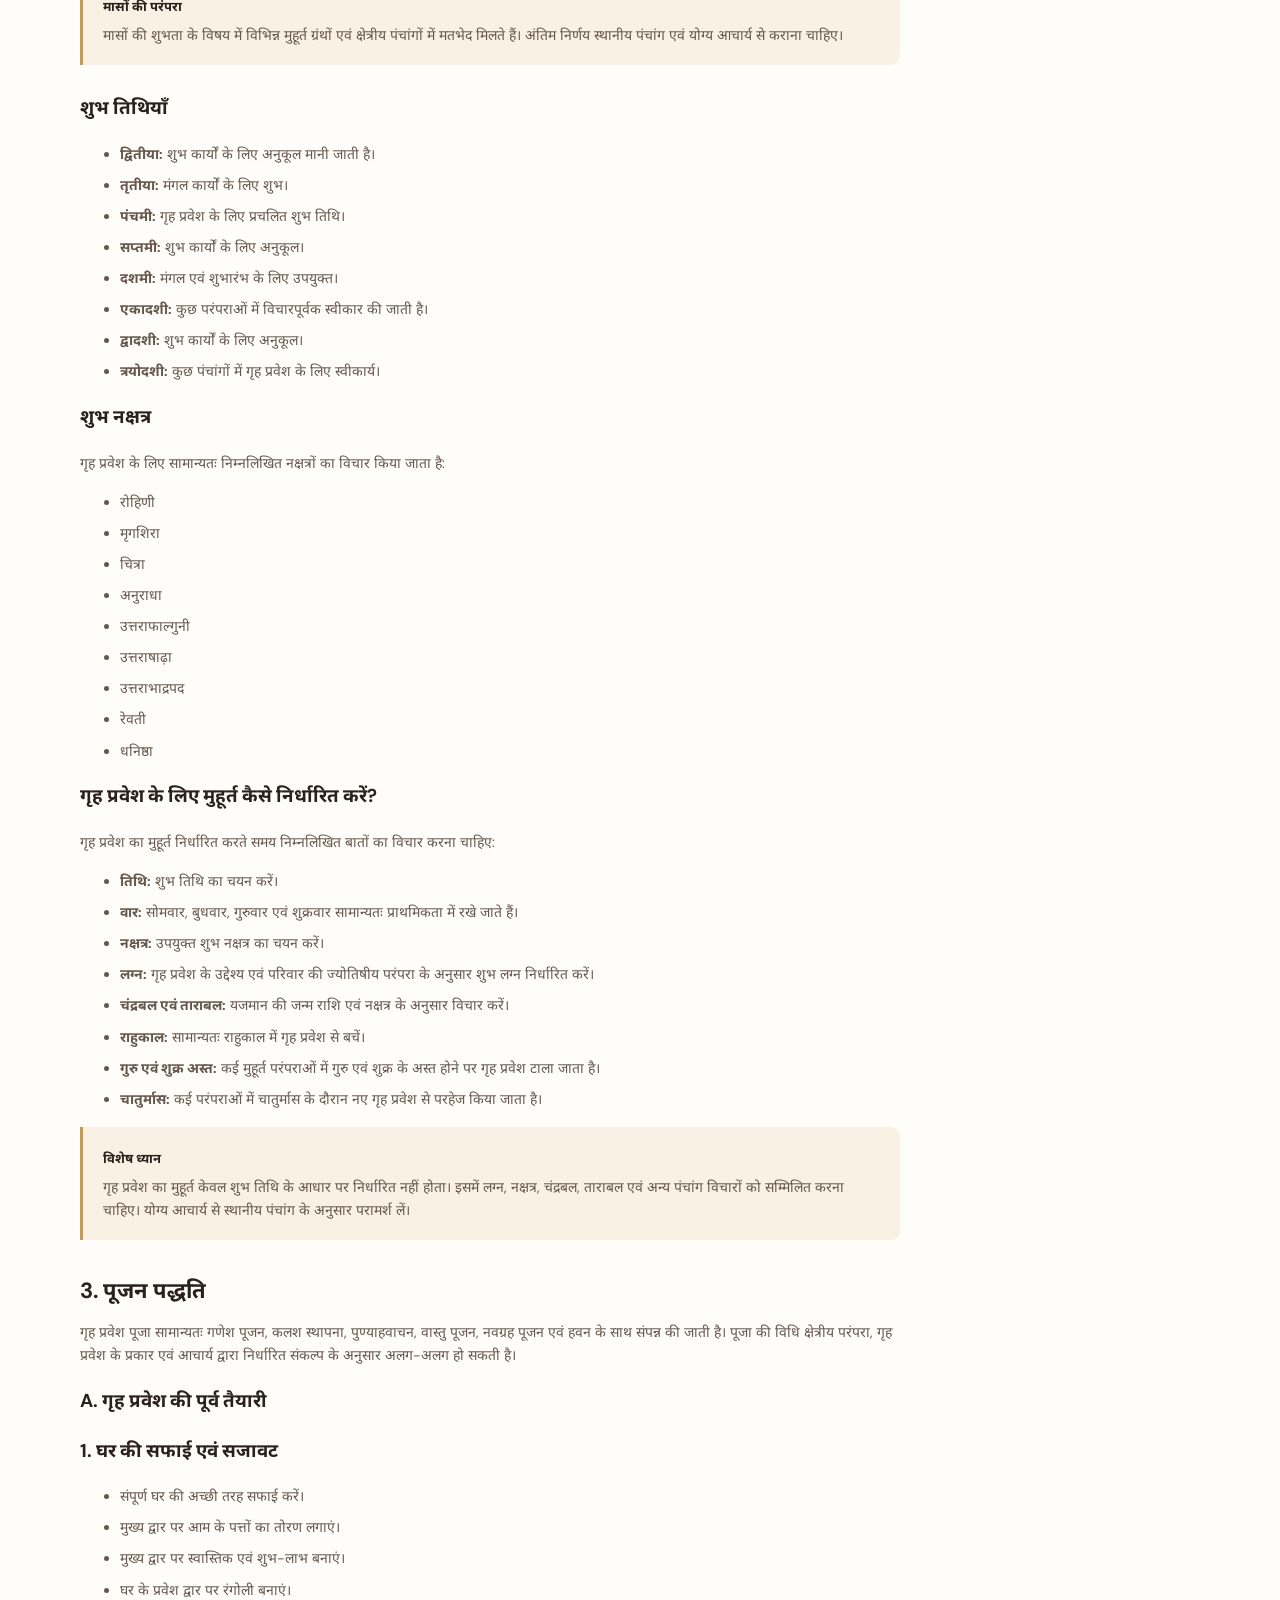
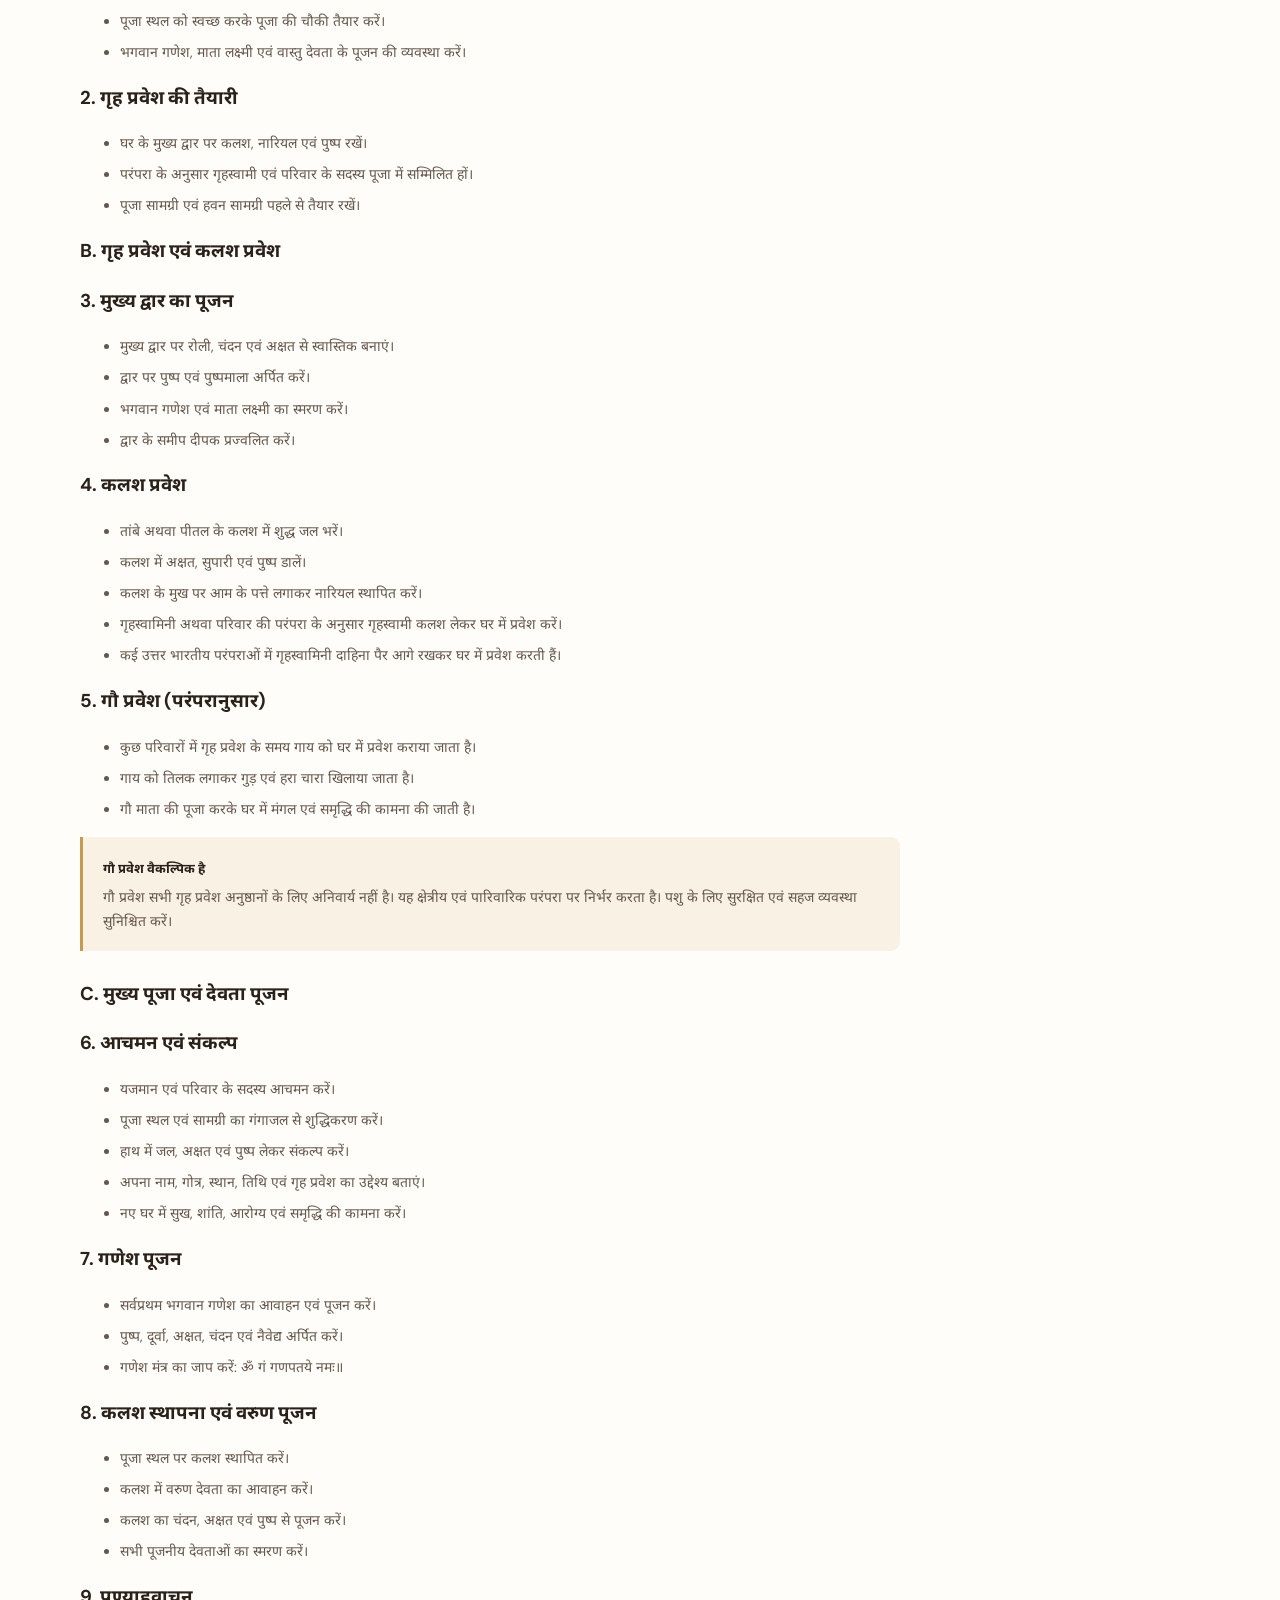
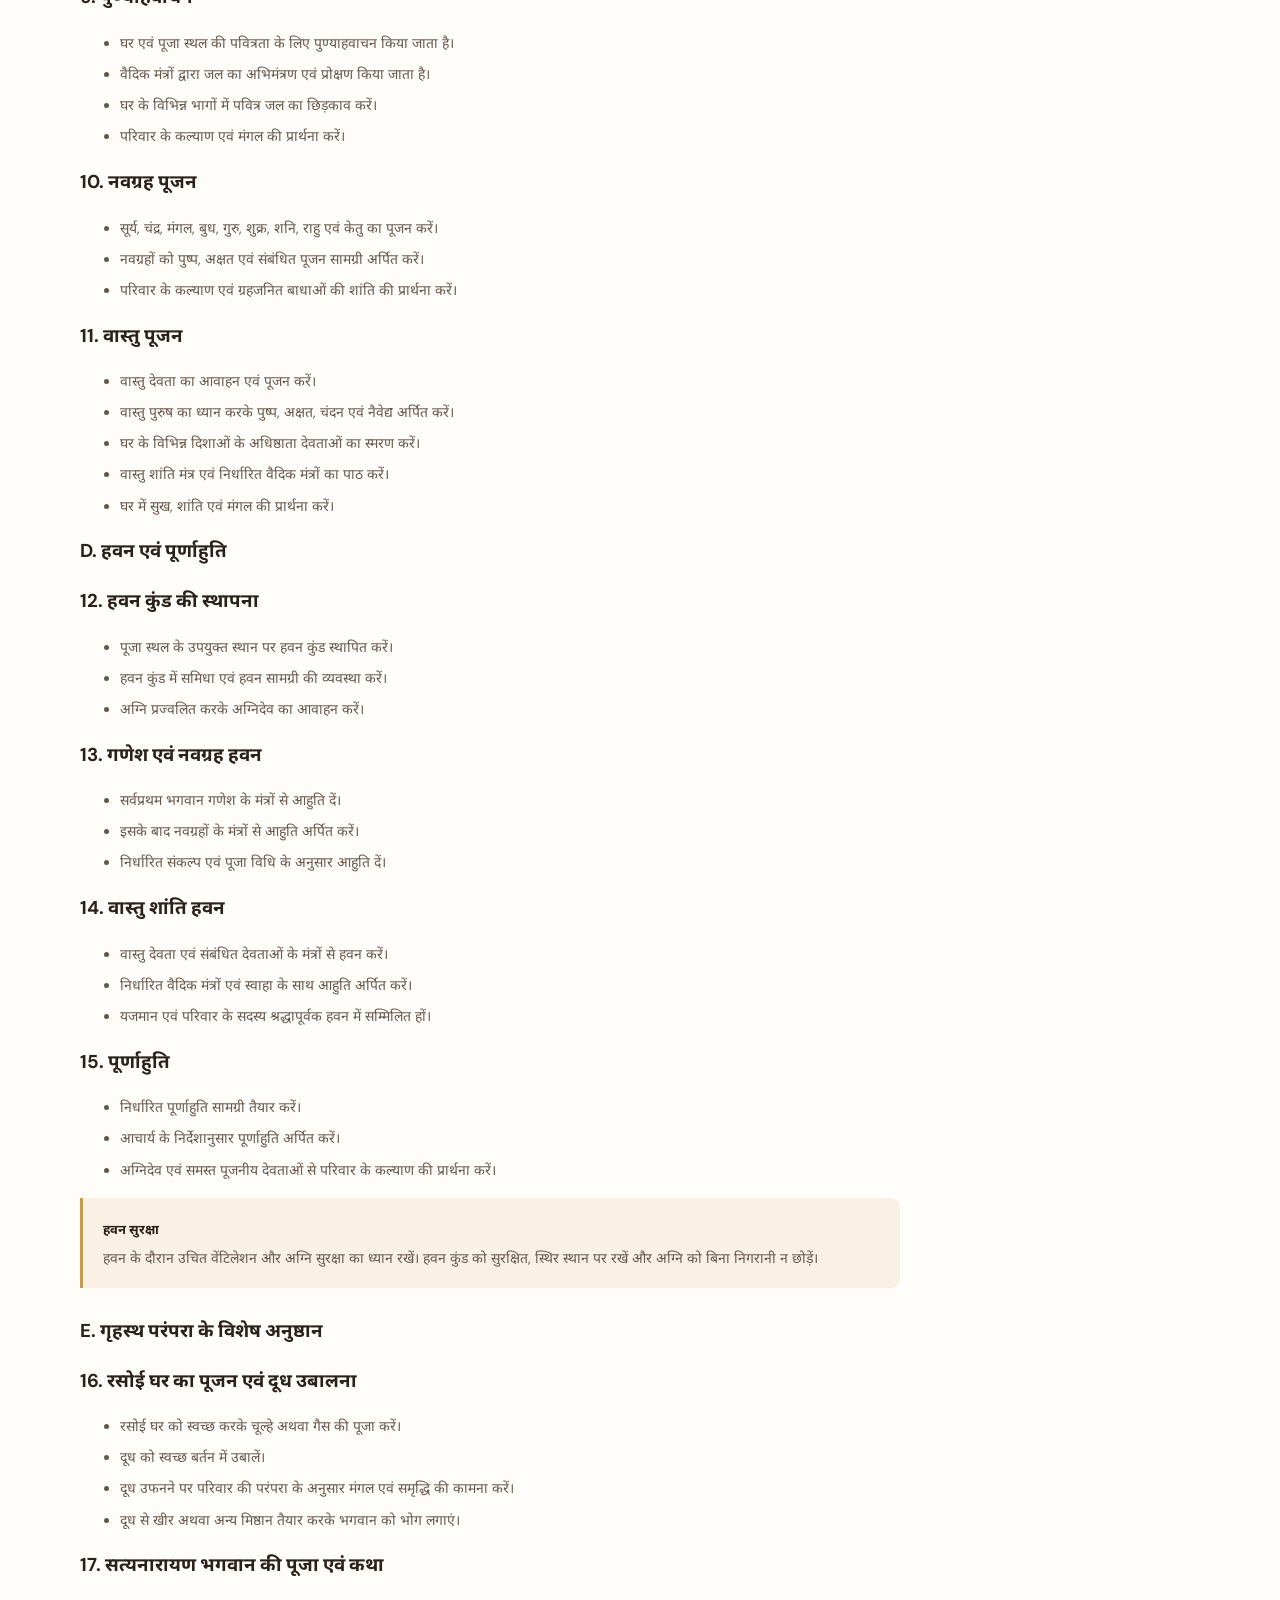
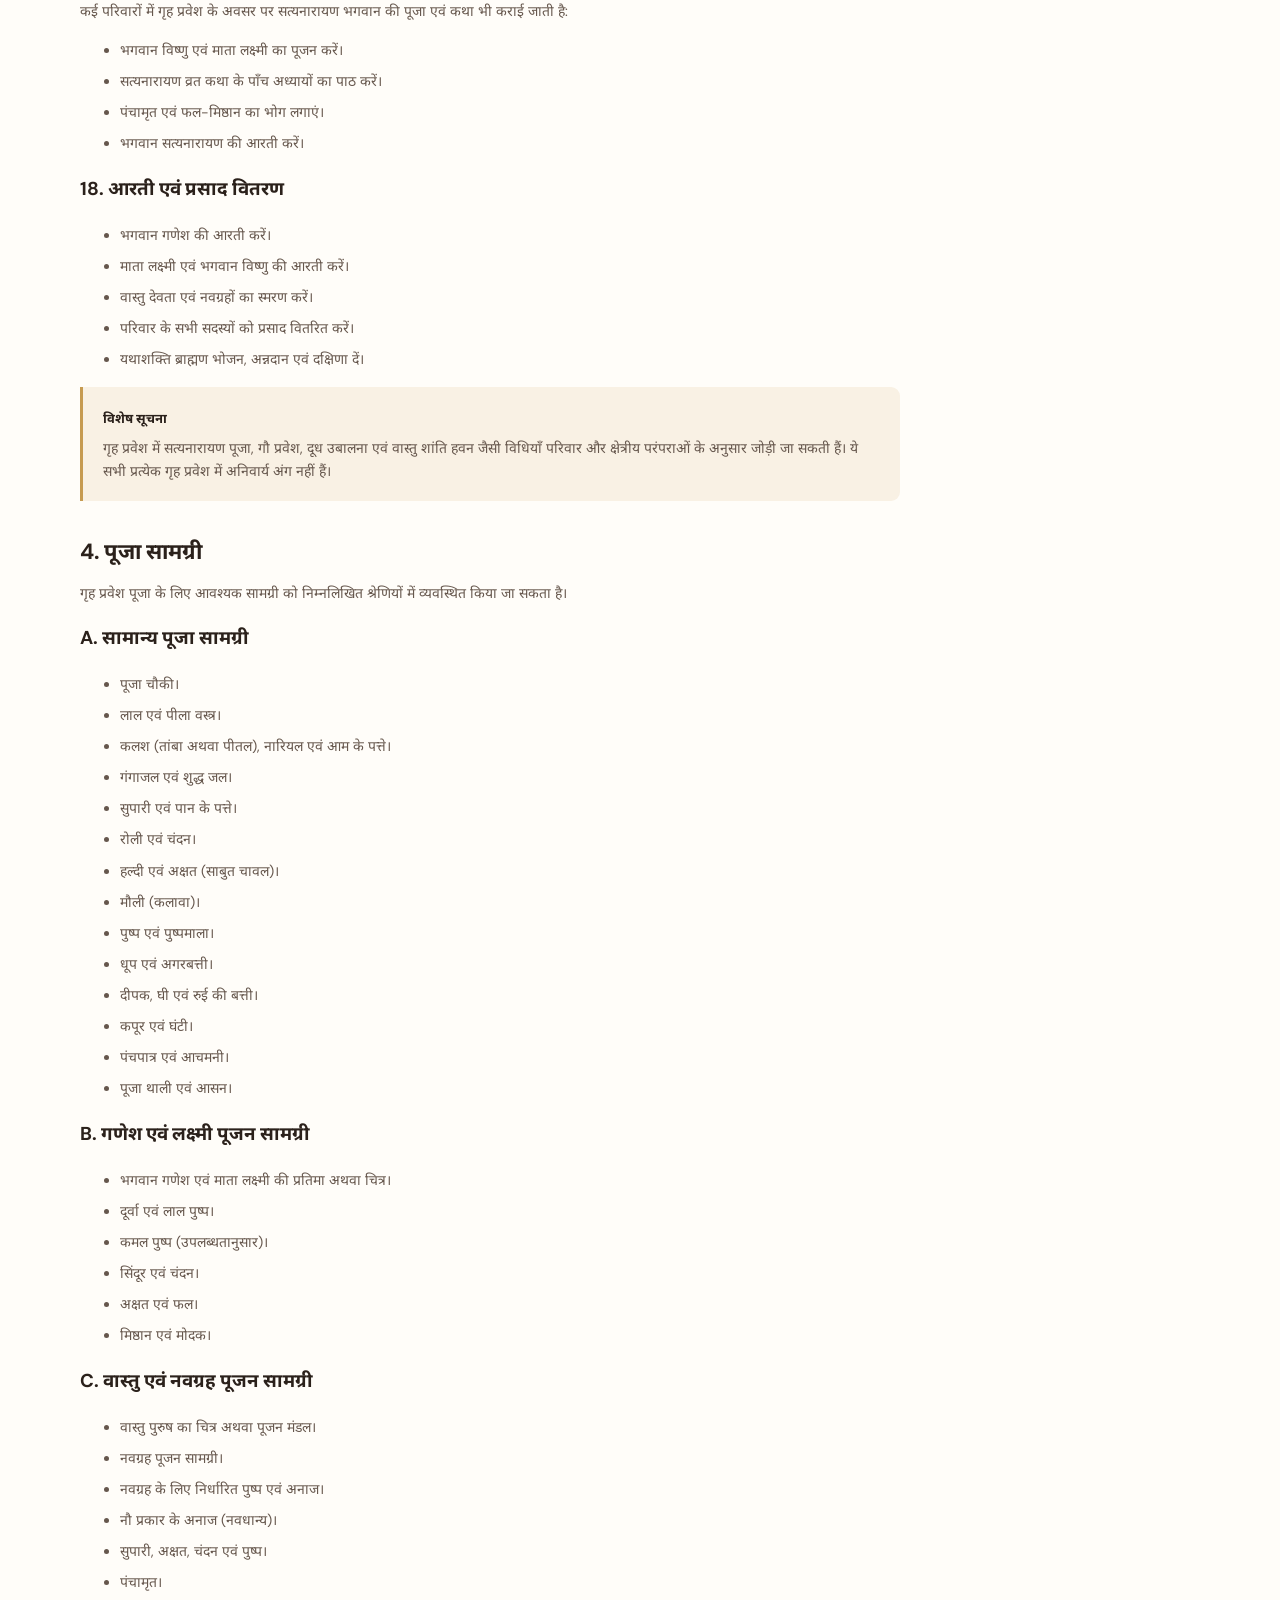
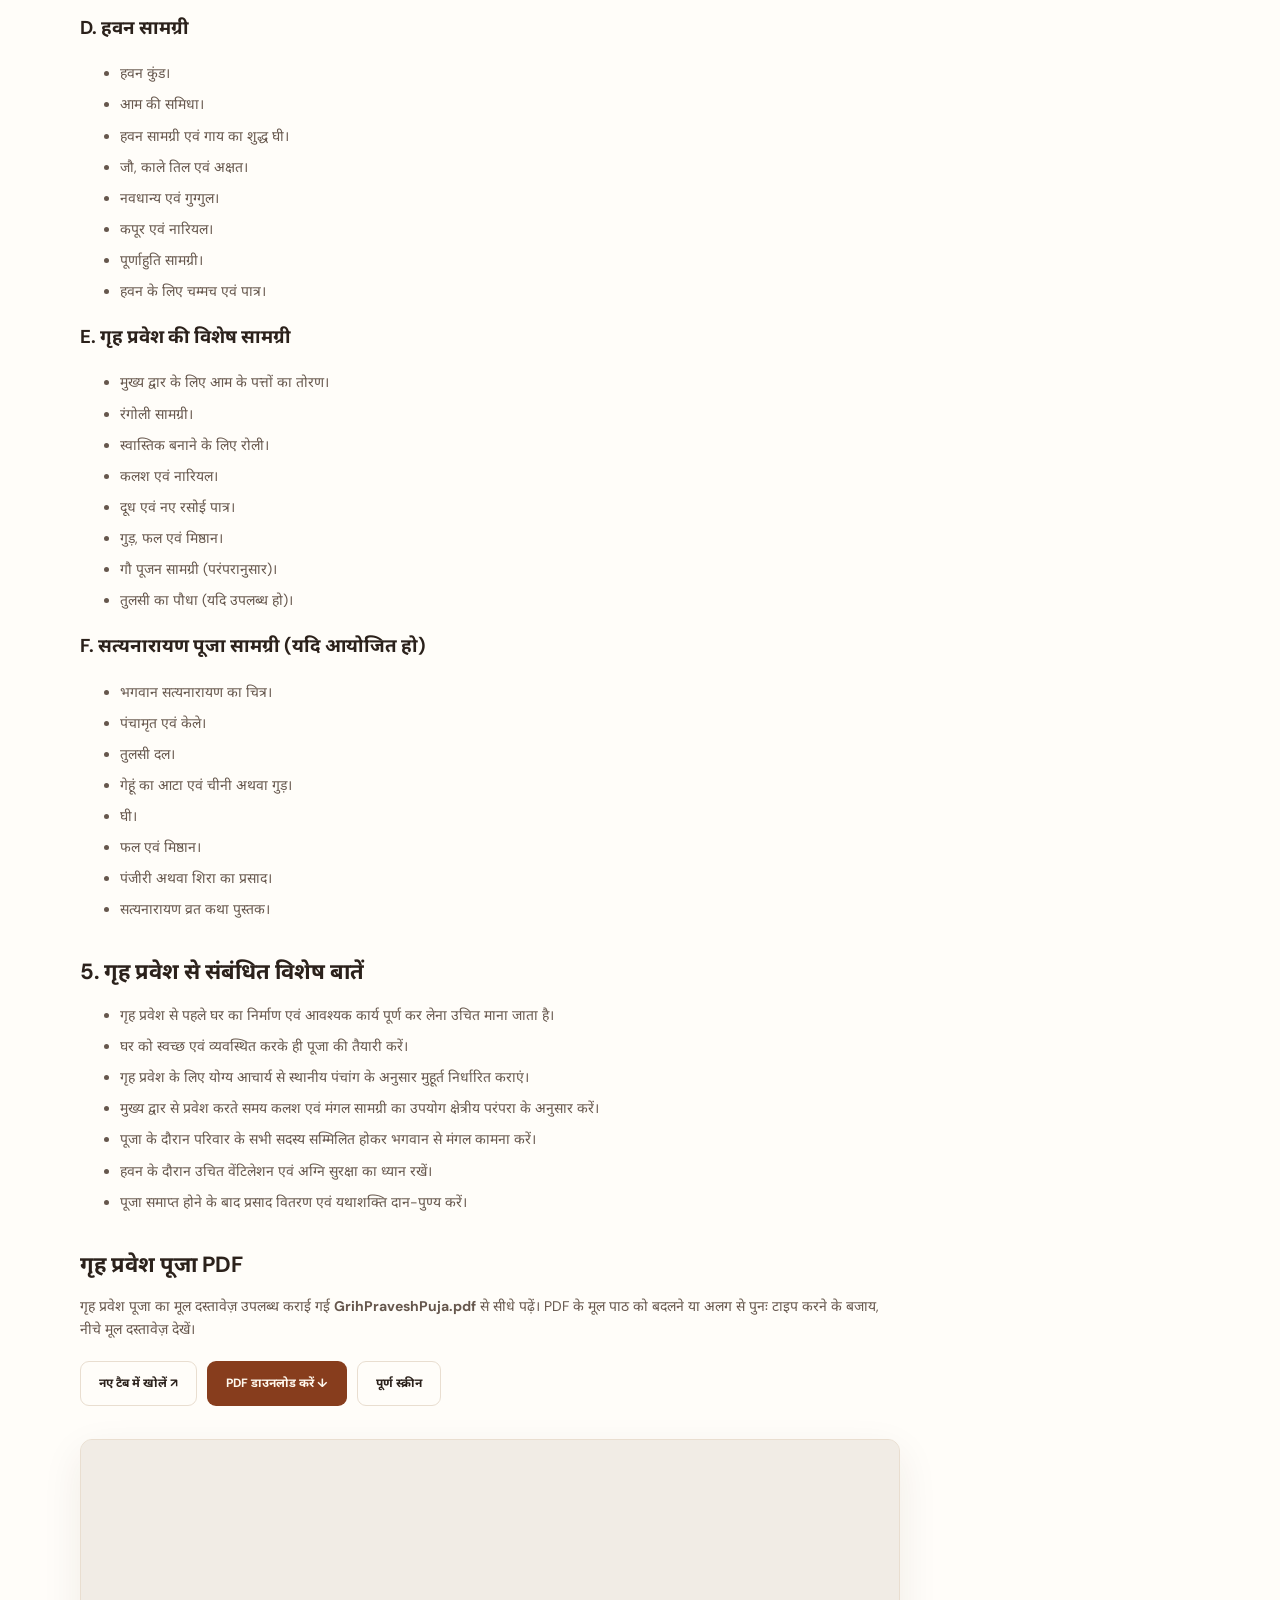
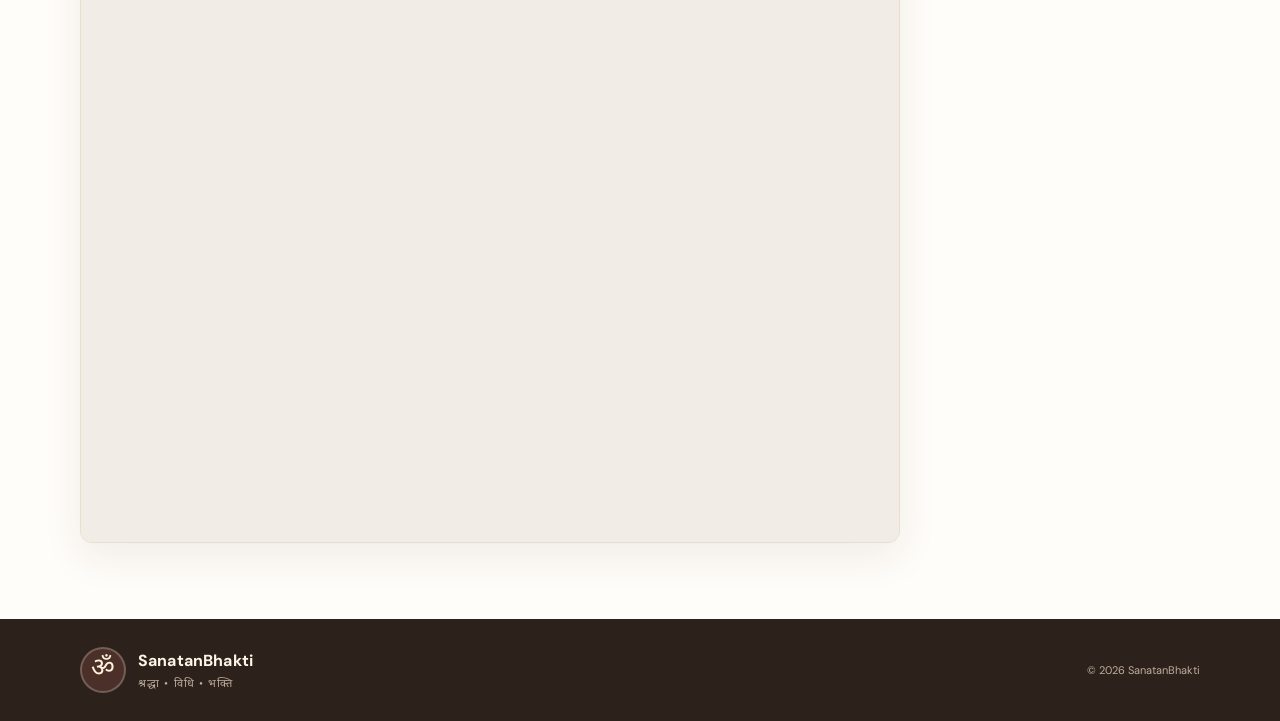
<file: puja/grihpraveshpuja.html>
<!doctype html>
<html lang="hi"><head><meta charset="utf-8"><meta name="viewport" content="width=device-width, initial-scale=1"><meta name="description" content="गृह प्रवेश पूजा का महत्व, शुभ मुहूर्त, पूजन पद्धति, सामग्री और गृहस्थ परंपराएँ।"><title>गृह प्रवेश पूजा पद्धति | SanatanBhakti</title><link rel="stylesheet" href="../assets/css/style.css"><link href="https://fonts.googleapis.com/css2?family=Noto+Serif+Devanagari:wght@400;700&amp;display=swap" rel="stylesheet"></head>
<body class="page-guide" data-depth="1"><header class="site-header"><div class="container header-inner"><a class="brand" href="../index.html"><span class="brand-mark">ॐ</span><span><strong>SanatanBhakti</strong><small>श्रद्धा • विधि • भक्ति</small></span></a><button class="menu-toggle" aria-label="Open navigation" aria-expanded="false">☰</button><nav class="site-nav" aria-label="Main navigation"></nav></div></header>
<main><section class="page-hero"><div class="container"><p class="eyebrow"><a href="index.html">पूजा विधि</a> / गृह प्रवेश</p><h1>गृह प्रवेश <em>पूजा पद्धति</em></h1><p>गृह प्रवेश पूजा का महत्व, शुभ मुहूर्त, सामान्य विधि और सामग्री पढ़ें। मूल पूजा PDF इस पृष्ठ के अंत में उपलब्ध है।</p><div class="meta-row"><span class="tag">गृह प्रवेश</span><span class="tag">पूजन पद्धति</span><span class="tag">हिंदी PDF</span></div></div></section>
<section class="section container article-layout"><article class="article">
<h2 id="grih-pravesh-text">गृह प्रवेश पूजा विधि</h2>
<p>गृह प्रवेश पूजा सनातन धर्म की एक महत्वपूर्ण धार्मिक परंपरा है। नए घर में पहली बार प्रवेश करने से पूर्व अथवा गृह प्रवेश के शुभ अवसर पर भगवान गणेश, माता लक्ष्मी, वास्तु देवता, कुलदेवता एवं अन्य देवी-देवताओं का पूजन किया जाता है।</p>
<p>इस पूजा का मुख्य उद्देश्य नए घर में सुख, शांति, समृद्धि, आरोग्य एवं मंगलमय जीवन की कामना करना है। गृह प्रवेश के अवसर पर सामान्यतः गणेश पूजन, कलश स्थापना, वास्तु पूजन, नवग्रह पूजन, हवन एवं पूर्णाहुति जैसे धार्मिक अनुष्ठान किए जाते हैं। कुछ परिवारों में सत्यनारायण भगवान की कथा एवं पूजा भी कराई जाती है।</p>
<p>गृह प्रवेश मुख्यतः तीन प्रकार का माना जाता है:</p>
<ul>
<li><strong>अपूर्व गृह प्रवेश:</strong> नए निर्मित घर में पहली बार प्रवेश करना।</li>
<li><strong>सपूर्व गृह प्रवेश:</strong> किसी कारणवश घर छोड़ने के बाद पुनः उसमें प्रवेश करना।</li>
<li><strong>द्वन्द्वाह गृह प्रवेश:</strong> किसी प्राकृतिक आपदा अथवा अन्य विपत्ति के कारण घर छोड़ने के बाद पुनः प्रवेश करना।</li>
</ul>

<h2 id="importance">1. महत्व</h2>
<p>गृह प्रवेश पूजा का धार्मिक, आध्यात्मिक एवं पारिवारिक दृष्टि से विशेष महत्व है:</p>
<ul>
<li><strong>शुभारंभ:</strong> नए घर में प्रवेश को शुभ एवं मंगलमय बनाने के लिए भगवान गणेश का पूजन किया जाता है।</li>
<li><strong>माता लक्ष्मी की कृपा:</strong> घर में धन, वैभव एवं समृद्धि की कामना से माता लक्ष्मी की पूजा की जाती है।</li>
<li><strong>वास्तु शांति:</strong> वास्तु देवता एवं दिशाओं के अधिष्ठाता देवताओं का पूजन करके घर में सुख एवं शांति की प्रार्थना की जाती है।</li>
<li><strong>नवग्रह शांति:</strong> नवग्रहों का पूजन करके परिवार के कल्याण एवं ग्रहजनित बाधाओं की शांति की कामना की जाती है।</li>
<li><strong>नकारात्मकता से मुक्ति की प्रार्थना:</strong> हवन एवं मंत्रोच्चार के माध्यम से घर के वातावरण की पवित्रता एवं सकारात्मकता की कामना की जाती है।</li>
<li><strong>पारिवारिक सुख-शांति:</strong> परिवार के सदस्यों के बीच प्रेम, सद्भाव, आरोग्य एवं खुशहाली की प्रार्थना की जाती है।</li>
<li><strong>देवताओं का आशीर्वाद:</strong> कुलदेवता, इष्टदेवता एवं अन्य आराध्य देवी-देवताओं का स्मरण करके नए गृहस्थ जीवन का शुभारंभ किया जाता है।</li>
</ul>

<h2 id="timing">2. यह पूजा कब की जाती है?</h2>
<p>गृह प्रवेश पूजा सामान्यतः नए घर के निर्माण अथवा खरीद के बाद पहली बार उसमें रहने के उद्देश्य से प्रवेश करने से पूर्व या प्रवेश के अवसर पर की जाती है। गृह प्रवेश के लिए शुभ मुहूर्त का निर्धारण पंचांग एवं ज्योतिषीय परंपरा के अनुसार किया जाता है।</p>
<h3>शुभ मास</h3>
<p>परंपरागत हिंदू पंचांग में कुछ मास गृह प्रवेश के लिए विशेष रूप से शुभ माने जाते हैं:</p>
<ul>
<li><strong>माघ:</strong> गृह प्रवेश के लिए शुभ मास माना जाता है।</li>
<li><strong>फाल्गुन:</strong> मंगल एवं समृद्धि की कामना के लिए शुभ।</li>
<li><strong>वैशाख:</strong> नए कार्यों एवं गृह प्रवेश के लिए अनुकूल।</li>
<li><strong>ज्येष्ठ:</strong> कुछ पंचांग परंपराओं में शुभ माना जाता है।</li>
<li><strong>मार्गशीर्ष:</strong> गृह प्रवेश के लिए अनुकूल माना जाता है।</li>
<li><strong>पौष:</strong> कुछ परंपराओं में विशेष विचार के बाद मुहूर्त लिया जाता है।</li>
</ul>
<div class="notice"><strong>मासों की परंपरा</strong><p>मासों की शुभता के विषय में विभिन्न मुहूर्त ग्रंथों एवं क्षेत्रीय पंचांगों में मतभेद मिलते हैं। अंतिम निर्णय स्थानीय पंचांग एवं योग्य आचार्य से कराना चाहिए।</p></div>
<h3>शुभ तिथियाँ</h3>
<ul>
<li><strong>द्वितीया:</strong> शुभ कार्यों के लिए अनुकूल मानी जाती है।</li>
<li><strong>तृतीया:</strong> मंगल कार्यों के लिए शुभ।</li>
<li><strong>पंचमी:</strong> गृह प्रवेश के लिए प्रचलित शुभ तिथि।</li>
<li><strong>सप्तमी:</strong> शुभ कार्यों के लिए अनुकूल।</li>
<li><strong>दशमी:</strong> मंगल एवं शुभारंभ के लिए उपयुक्त।</li>
<li><strong>एकादशी:</strong> कुछ परंपराओं में विचारपूर्वक स्वीकार की जाती है।</li>
<li><strong>द्वादशी:</strong> शुभ कार्यों के लिए अनुकूल।</li>
<li><strong>त्रयोदशी:</strong> कुछ पंचांगों में गृह प्रवेश के लिए स्वीकार्य।</li>
</ul>
<h3>शुभ नक्षत्र</h3>
<p>गृह प्रवेश के लिए सामान्यतः निम्नलिखित नक्षत्रों का विचार किया जाता है:</p>
<ul>
<li>रोहिणी</li>
<li>मृगशिरा</li>
<li>चित्रा</li>
<li>अनुराधा</li>
<li>उत्तराफाल्गुनी</li>
<li>उत्तराषाढ़ा</li>
<li>उत्तराभाद्रपद</li>
<li>रेवती</li>
<li>धनिष्ठा</li>
</ul>
<h3>गृह प्रवेश के लिए मुहूर्त कैसे निर्धारित करें?</h3>
<p>गृह प्रवेश का मुहूर्त निर्धारित करते समय निम्नलिखित बातों का विचार करना चाहिए:</p>
<ul>
<li><strong>तिथि:</strong> शुभ तिथि का चयन करें।</li>
<li><strong>वार:</strong> सोमवार, बुधवार, गुरुवार एवं शुक्रवार सामान्यतः प्राथमिकता में रखे जाते हैं।</li>
<li><strong>नक्षत्र:</strong> उपयुक्त शुभ नक्षत्र का चयन करें।</li>
<li><strong>लग्न:</strong> गृह प्रवेश के उद्देश्य एवं परिवार की ज्योतिषीय परंपरा के अनुसार शुभ लग्न निर्धारित करें।</li>
<li><strong>चंद्रबल एवं ताराबल:</strong> यजमान की जन्म राशि एवं नक्षत्र के अनुसार विचार करें।</li>
<li><strong>राहुकाल:</strong> सामान्यतः राहुकाल में गृह प्रवेश से बचें।</li>
<li><strong>गुरु एवं शुक्र अस्त:</strong> कई मुहूर्त परंपराओं में गुरु एवं शुक्र के अस्त होने पर गृह प्रवेश टाला जाता है।</li>
<li><strong>चातुर्मास:</strong> कई परंपराओं में चातुर्मास के दौरान नए गृह प्रवेश से परहेज किया जाता है।</li>
</ul>
<div class="notice"><strong>विशेष ध्यान</strong><p>गृह प्रवेश का मुहूर्त केवल शुभ तिथि के आधार पर निर्धारित नहीं होता। इसमें लग्न, नक्षत्र, चंद्रबल, ताराबल एवं अन्य पंचांग विचारों को सम्मिलित करना चाहिए। योग्य आचार्य से स्थानीय पंचांग के अनुसार परामर्श लें।</p></div>

<h2 id="worship-method">3. पूजन पद्धति</h2>
<p>गृह प्रवेश पूजा सामान्यतः गणेश पूजन, कलश स्थापना, पुण्याहवाचन, वास्तु पूजन, नवग्रह पूजन एवं हवन के साथ संपन्न की जाती है। पूजा की विधि क्षेत्रीय परंपरा, गृह प्रवेश के प्रकार एवं आचार्य द्वारा निर्धारित संकल्प के अनुसार अलग-अलग हो सकती है।</p>
<h3>A. गृह प्रवेश की पूर्व तैयारी</h3>
<h3>1. घर की सफाई एवं सजावट</h3>
<ul>
<li>संपूर्ण घर की अच्छी तरह सफाई करें।</li>
<li>मुख्य द्वार पर आम के पत्तों का तोरण लगाएं।</li>
<li>मुख्य द्वार पर स्वास्तिक एवं शुभ-लाभ बनाएं।</li>
<li>घर के प्रवेश द्वार पर रंगोली बनाएं।</li>
<li>पूजा स्थल को स्वच्छ करके पूजा की चौकी तैयार करें।</li>
<li>भगवान गणेश, माता लक्ष्मी एवं वास्तु देवता के पूजन की व्यवस्था करें।</li>
</ul>
<h3>2. गृह प्रवेश की तैयारी</h3>
<ul>
<li>घर के मुख्य द्वार पर कलश, नारियल एवं पुष्प रखें।</li>
<li>परंपरा के अनुसार गृहस्वामी एवं परिवार के सदस्य पूजा में सम्मिलित हों।</li>
<li>पूजा सामग्री एवं हवन सामग्री पहले से तैयार रखें।</li>
</ul>

<h3>B. गृह प्रवेश एवं कलश प्रवेश</h3>
<h3>3. मुख्य द्वार का पूजन</h3>
<ul>
<li>मुख्य द्वार पर रोली, चंदन एवं अक्षत से स्वास्तिक बनाएं।</li>
<li>द्वार पर पुष्प एवं पुष्पमाला अर्पित करें।</li>
<li>भगवान गणेश एवं माता लक्ष्मी का स्मरण करें।</li>
<li>द्वार के समीप दीपक प्रज्वलित करें।</li>
</ul>
<h3>4. कलश प्रवेश</h3>
<ul>
<li>तांबे अथवा पीतल के कलश में शुद्ध जल भरें।</li>
<li>कलश में अक्षत, सुपारी एवं पुष्प डालें।</li>
<li>कलश के मुख पर आम के पत्ते लगाकर नारियल स्थापित करें।</li>
<li>गृहस्वामिनी अथवा परिवार की परंपरा के अनुसार गृहस्वामी कलश लेकर घर में प्रवेश करें।</li>
<li>कई उत्तर भारतीय परंपराओं में गृहस्वामिनी दाहिना पैर आगे रखकर घर में प्रवेश करती हैं।</li>
</ul>
<h3>5. गौ प्रवेश (परंपरानुसार)</h3>
<ul>
<li>कुछ परिवारों में गृह प्रवेश के समय गाय को घर में प्रवेश कराया जाता है।</li>
<li>गाय को तिलक लगाकर गुड़ एवं हरा चारा खिलाया जाता है।</li>
<li>गौ माता की पूजा करके घर में मंगल एवं समृद्धि की कामना की जाती है।</li>
</ul>
<div class="notice"><strong>गौ प्रवेश वैकल्पिक है</strong><p>गौ प्रवेश सभी गृह प्रवेश अनुष्ठानों के लिए अनिवार्य नहीं है। यह क्षेत्रीय एवं पारिवारिक परंपरा पर निर्भर करता है। पशु के लिए सुरक्षित एवं सहज व्यवस्था सुनिश्चित करें।</p></div>

<h3>C. मुख्य पूजा एवं देवता पूजन</h3>
<h3>6. आचमन एवं संकल्प</h3>
<ul>
<li>यजमान एवं परिवार के सदस्य आचमन करें।</li>
<li>पूजा स्थल एवं सामग्री का गंगाजल से शुद्धिकरण करें।</li>
<li>हाथ में जल, अक्षत एवं पुष्प लेकर संकल्प करें।</li>
<li>अपना नाम, गोत्र, स्थान, तिथि एवं गृह प्रवेश का उद्देश्य बताएं।</li>
<li>नए घर में सुख, शांति, आरोग्य एवं समृद्धि की कामना करें।</li>
</ul>
<h3>7. गणेश पूजन</h3>
<ul>
<li>सर्वप्रथम भगवान गणेश का आवाहन एवं पूजन करें।</li>
<li>पुष्प, दूर्वा, अक्षत, चंदन एवं नैवेद्य अर्पित करें।</li>
<li>गणेश मंत्र का जाप करें: <span lang="sa">ॐ गं गणपतये नमः॥</span></li>
</ul>
<h3>8. कलश स्थापना एवं वरुण पूजन</h3>
<ul>
<li>पूजा स्थल पर कलश स्थापित करें।</li>
<li>कलश में वरुण देवता का आवाहन करें।</li>
<li>कलश का चंदन, अक्षत एवं पुष्प से पूजन करें।</li>
<li>सभी पूजनीय देवताओं का स्मरण करें।</li>
</ul>
<h3>9. पुण्याहवाचन</h3>
<ul>
<li>घर एवं पूजा स्थल की पवित्रता के लिए पुण्याहवाचन किया जाता है।</li>
<li>वैदिक मंत्रों द्वारा जल का अभिमंत्रण एवं प्रोक्षण किया जाता है।</li>
<li>घर के विभिन्न भागों में पवित्र जल का छिड़काव करें।</li>
<li>परिवार के कल्याण एवं मंगल की प्रार्थना करें।</li>
</ul>
<h3>10. नवग्रह पूजन</h3>
<ul>
<li>सूर्य, चंद्र, मंगल, बुध, गुरु, शुक्र, शनि, राहु एवं केतु का पूजन करें।</li>
<li>नवग्रहों को पुष्प, अक्षत एवं संबंधित पूजन सामग्री अर्पित करें।</li>
<li>परिवार के कल्याण एवं ग्रहजनित बाधाओं की शांति की प्रार्थना करें।</li>
</ul>
<h3>11. वास्तु पूजन</h3>
<ul>
<li>वास्तु देवता का आवाहन एवं पूजन करें।</li>
<li>वास्तु पुरुष का ध्यान करके पुष्प, अक्षत, चंदन एवं नैवेद्य अर्पित करें।</li>
<li>घर के विभिन्न दिशाओं के अधिष्ठाता देवताओं का स्मरण करें।</li>
<li>वास्तु शांति मंत्र एवं निर्धारित वैदिक मंत्रों का पाठ करें।</li>
<li>घर में सुख, शांति एवं मंगल की प्रार्थना करें।</li>
</ul>

<h3>D. हवन एवं पूर्णाहुति</h3>
<h3>12. हवन कुंड की स्थापना</h3>
<ul>
<li>पूजा स्थल के उपयुक्त स्थान पर हवन कुंड स्थापित करें।</li>
<li>हवन कुंड में समिधा एवं हवन सामग्री की व्यवस्था करें।</li>
<li>अग्नि प्रज्वलित करके अग्निदेव का आवाहन करें।</li>
</ul>
<h3>13. गणेश एवं नवग्रह हवन</h3>
<ul>
<li>सर्वप्रथम भगवान गणेश के मंत्रों से आहुति दें।</li>
<li>इसके बाद नवग्रहों के मंत्रों से आहुति अर्पित करें।</li>
<li>निर्धारित संकल्प एवं पूजा विधि के अनुसार आहुति दें।</li>
</ul>
<h3>14. वास्तु शांति हवन</h3>
<ul>
<li>वास्तु देवता एवं संबंधित देवताओं के मंत्रों से हवन करें।</li>
<li>निर्धारित वैदिक मंत्रों एवं स्वाहा के साथ आहुति अर्पित करें।</li>
<li>यजमान एवं परिवार के सदस्य श्रद्धापूर्वक हवन में सम्मिलित हों।</li>
</ul>
<h3>15. पूर्णाहुति</h3>
<ul>
<li>निर्धारित पूर्णाहुति सामग्री तैयार करें।</li>
<li>आचार्य के निर्देशानुसार पूर्णाहुति अर्पित करें।</li>
<li>अग्निदेव एवं समस्त पूजनीय देवताओं से परिवार के कल्याण की प्रार्थना करें।</li>
</ul>
<div class="notice"><strong>हवन सुरक्षा</strong><p>हवन के दौरान उचित वेंटिलेशन और अग्नि सुरक्षा का ध्यान रखें। हवन कुंड को सुरक्षित, स्थिर स्थान पर रखें और अग्नि को बिना निगरानी न छोड़ें।</p></div>

<h3>E. गृहस्थ परंपरा के विशेष अनुष्ठान</h3>
<h3>16. रसोई घर का पूजन एवं दूध उबालना</h3>
<ul>
<li>रसोई घर को स्वच्छ करके चूल्हे अथवा गैस की पूजा करें।</li>
<li>दूध को स्वच्छ बर्तन में उबालें।</li>
<li>दूध उफनने पर परिवार की परंपरा के अनुसार मंगल एवं समृद्धि की कामना करें।</li>
<li>दूध से खीर अथवा अन्य मिष्ठान तैयार करके भगवान को भोग लगाएं।</li>
</ul>
<h3>17. सत्यनारायण भगवान की पूजा एवं कथा</h3>
<p>कई परिवारों में गृह प्रवेश के अवसर पर सत्यनारायण भगवान की पूजा एवं कथा भी कराई जाती है:</p>
<ul>
<li>भगवान विष्णु एवं माता लक्ष्मी का पूजन करें।</li>
<li>सत्यनारायण व्रत कथा के पाँच अध्यायों का पाठ करें।</li>
<li>पंचामृत एवं फल-मिष्ठान का भोग लगाएं।</li>
<li>भगवान सत्यनारायण की आरती करें।</li>
</ul>
<h3>18. आरती एवं प्रसाद वितरण</h3>
<ul>
<li>भगवान गणेश की आरती करें।</li>
<li>माता लक्ष्मी एवं भगवान विष्णु की आरती करें।</li>
<li>वास्तु देवता एवं नवग्रहों का स्मरण करें।</li>
<li>परिवार के सभी सदस्यों को प्रसाद वितरित करें।</li>
<li>यथाशक्ति ब्राह्मण भोजन, अन्नदान एवं दक्षिणा दें।</li>
</ul>
<div class="notice"><strong>विशेष सूचना</strong><p>गृह प्रवेश में सत्यनारायण पूजा, गौ प्रवेश, दूध उबालना एवं वास्तु शांति हवन जैसी विधियाँ परिवार और क्षेत्रीय परंपराओं के अनुसार जोड़ी जा सकती हैं। ये सभी प्रत्येक गृह प्रवेश में अनिवार्य अंग नहीं हैं।</p></div>

<h2 id="materials">4. पूजा सामग्री</h2>
<p>गृह प्रवेश पूजा के लिए आवश्यक सामग्री को निम्नलिखित श्रेणियों में व्यवस्थित किया जा सकता है।</p>
<h3>A. सामान्य पूजा सामग्री</h3>
<ul>
<li>पूजा चौकी।</li>
<li>लाल एवं पीला वस्त्र।</li>
<li>कलश (तांबा अथवा पीतल), नारियल एवं आम के पत्ते।</li>
<li>गंगाजल एवं शुद्ध जल।</li>
<li>सुपारी एवं पान के पत्ते।</li>
<li>रोली एवं चंदन।</li>
<li>हल्दी एवं अक्षत (साबुत चावल)।</li>
<li>मौली (कलावा)।</li>
<li>पुष्प एवं पुष्पमाला।</li>
<li>धूप एवं अगरबत्ती।</li>
<li>दीपक, घी एवं रुई की बत्ती।</li>
<li>कपूर एवं घंटी।</li>
<li>पंचपात्र एवं आचमनी।</li>
<li>पूजा थाली एवं आसन।</li>
</ul>
<h3>B. गणेश एवं लक्ष्मी पूजन सामग्री</h3>
<ul>
<li>भगवान गणेश एवं माता लक्ष्मी की प्रतिमा अथवा चित्र।</li>
<li>दूर्वा एवं लाल पुष्प।</li>
<li>कमल पुष्प (उपलब्धतानुसार)।</li>
<li>सिंदूर एवं चंदन।</li>
<li>अक्षत एवं फल।</li>
<li>मिष्ठान एवं मोदक।</li>
</ul>
<h3>C. वास्तु एवं नवग्रह पूजन सामग्री</h3>
<ul>
<li>वास्तु पुरुष का चित्र अथवा पूजन मंडल।</li>
<li>नवग्रह पूजन सामग्री।</li>
<li>नवग्रह के लिए निर्धारित पुष्प एवं अनाज।</li>
<li>नौ प्रकार के अनाज (नवधान्य)।</li>
<li>सुपारी, अक्षत, चंदन एवं पुष्प।</li>
<li>पंचामृत।</li>
</ul>
<h3>D. हवन सामग्री</h3>
<ul>
<li>हवन कुंड।</li>
<li>आम की समिधा।</li>
<li>हवन सामग्री एवं गाय का शुद्ध घी।</li>
<li>जौ, काले तिल एवं अक्षत।</li>
<li>नवधान्य एवं गुग्गुल।</li>
<li>कपूर एवं नारियल।</li>
<li>पूर्णाहुति सामग्री।</li>
<li>हवन के लिए चम्मच एवं पात्र।</li>
</ul>
<h3>E. गृह प्रवेश की विशेष सामग्री</h3>
<ul>
<li>मुख्य द्वार के लिए आम के पत्तों का तोरण।</li>
<li>रंगोली सामग्री।</li>
<li>स्वास्तिक बनाने के लिए रोली।</li>
<li>कलश एवं नारियल।</li>
<li>दूध एवं नए रसोई पात्र।</li>
<li>गुड़, फल एवं मिष्ठान।</li>
<li>गौ पूजन सामग्री (परंपरानुसार)।</li>
<li>तुलसी का पौधा (यदि उपलब्ध हो)।</li>
</ul>
<h3>F. सत्यनारायण पूजा सामग्री (यदि आयोजित हो)</h3>
<ul>
<li>भगवान सत्यनारायण का चित्र।</li>
<li>पंचामृत एवं केले।</li>
<li>तुलसी दल।</li>
<li>गेहूं का आटा एवं चीनी अथवा गुड़।</li>
<li>घी।</li>
<li>फल एवं मिष्ठान।</li>
<li>पंजीरी अथवा शिरा का प्रसाद।</li>
<li>सत्यनारायण व्रत कथा पुस्तक।</li>
</ul>

<h2 id="special-notes">5. गृह प्रवेश से संबंधित विशेष बातें</h2>
<ul>
<li>गृह प्रवेश से पहले घर का निर्माण एवं आवश्यक कार्य पूर्ण कर लेना उचित माना जाता है।</li>
<li>घर को स्वच्छ एवं व्यवस्थित करके ही पूजा की तैयारी करें।</li>
<li>गृह प्रवेश के लिए योग्य आचार्य से स्थानीय पंचांग के अनुसार मुहूर्त निर्धारित कराएं।</li>
<li>मुख्य द्वार से प्रवेश करते समय कलश एवं मंगल सामग्री का उपयोग क्षेत्रीय परंपरा के अनुसार करें।</li>
<li>पूजा के दौरान परिवार के सभी सदस्य सम्मिलित होकर भगवान से मंगल कामना करें।</li>
<li>हवन के दौरान उचित वेंटिलेशन एवं अग्नि सुरक्षा का ध्यान रखें।</li>
<li>पूजा समाप्त होने के बाद प्रसाद वितरण एवं यथाशक्ति दान-पुण्य करें।</li>
</ul>

<h2 id="grih-pravesh-pdf-text">गृह प्रवेश पूजा PDF</h2>
<p>गृह प्रवेश पूजा का मूल दस्तावेज़ उपलब्ध कराई गई <strong>GrihPraveshPuja.pdf</strong> से सीधे पढ़ें। PDF के मूल पाठ को बदलने या अलग से पुनः टाइप करने के बजाय, नीचे मूल दस्तावेज़ देखें।</p>
<div class="pdf-actions"><a class="button button-outline" href="../assets/pdf/GrihPraveshPuja.pdf" target="_blank" rel="noopener">नए टैब में खोलें ↗</a><a class="button button-primary" href="../assets/pdf/GrihPraveshPuja.pdf" download="GrihPraveshPuja.pdf">PDF डाउनलोड करें ↓</a><button class="button button-outline" type="button" data-pdf-fullscreen aria-controls="grih-pravesh-pdf">पूर्ण स्क्रीन</button></div>
<p class="pdf-status" data-pdf-status role="status" aria-live="polite"></p>
<div class="pdf-viewer"><iframe id="grih-pravesh-pdf" title="गृह प्रवेश पूजा विधि PDF viewer" src="../assets/pdf/GrihPraveshPuja.pdf#toolbar=1&amp;navpanes=1&amp;scrollbar=1" loading="lazy">आपका ब्राउज़र PDF नहीं दिखा पा रहा है। <a href="../assets/pdf/GrihPraveshPuja.pdf">PDF खोलें या डाउनलोड करें।</a></iframe></div>
</article><aside class="article-aside"><div class="aside-card"><p class="eyebrow">इस पृष्ठ में</p><a href="#grih-pravesh-text">परिचय</a><a href="#importance">महत्व</a><a href="#timing">शुभ मास एवं मुहूर्त</a><a href="#worship-method">पूजन पद्धति</a><a href="#materials">पूजा सामग्री</a><a href="#special-notes">विशेष बातें</a><a href="#grih-pravesh-pdf-text">पूजा PDF</a><a href="#grih-pravesh-pdf">PDF viewer</a><hr><a class="text-link" href="../assets/pdf/GrihPraveshPuja.pdf" download="GrihPraveshPuja.pdf">PDF डाउनलोड करें →</a></div><div class="aside-card"><p class="eyebrow">संबंधित</p><a href="index.html">अन्य पूजा विधियाँ →</a><a href="../bhajan/index.html">भजन एवं पाठ →</a><a href="../enquiry/index.html">पूजा पूछताछ →</a></div></aside></section></main>
<footer class="site-footer"><div class="container footer-inner"><a class="brand footer-brand" href="../index.html"><span class="brand-mark">ॐ</span><span><strong>SanatanBhakti</strong><small>श्रद्धा • विधि • भक्ति</small></span></a><p>© <span data-year></span> SanatanBhakti</p></div></footer><script src="../assets/js/main.js"></script></body></html>
</file>
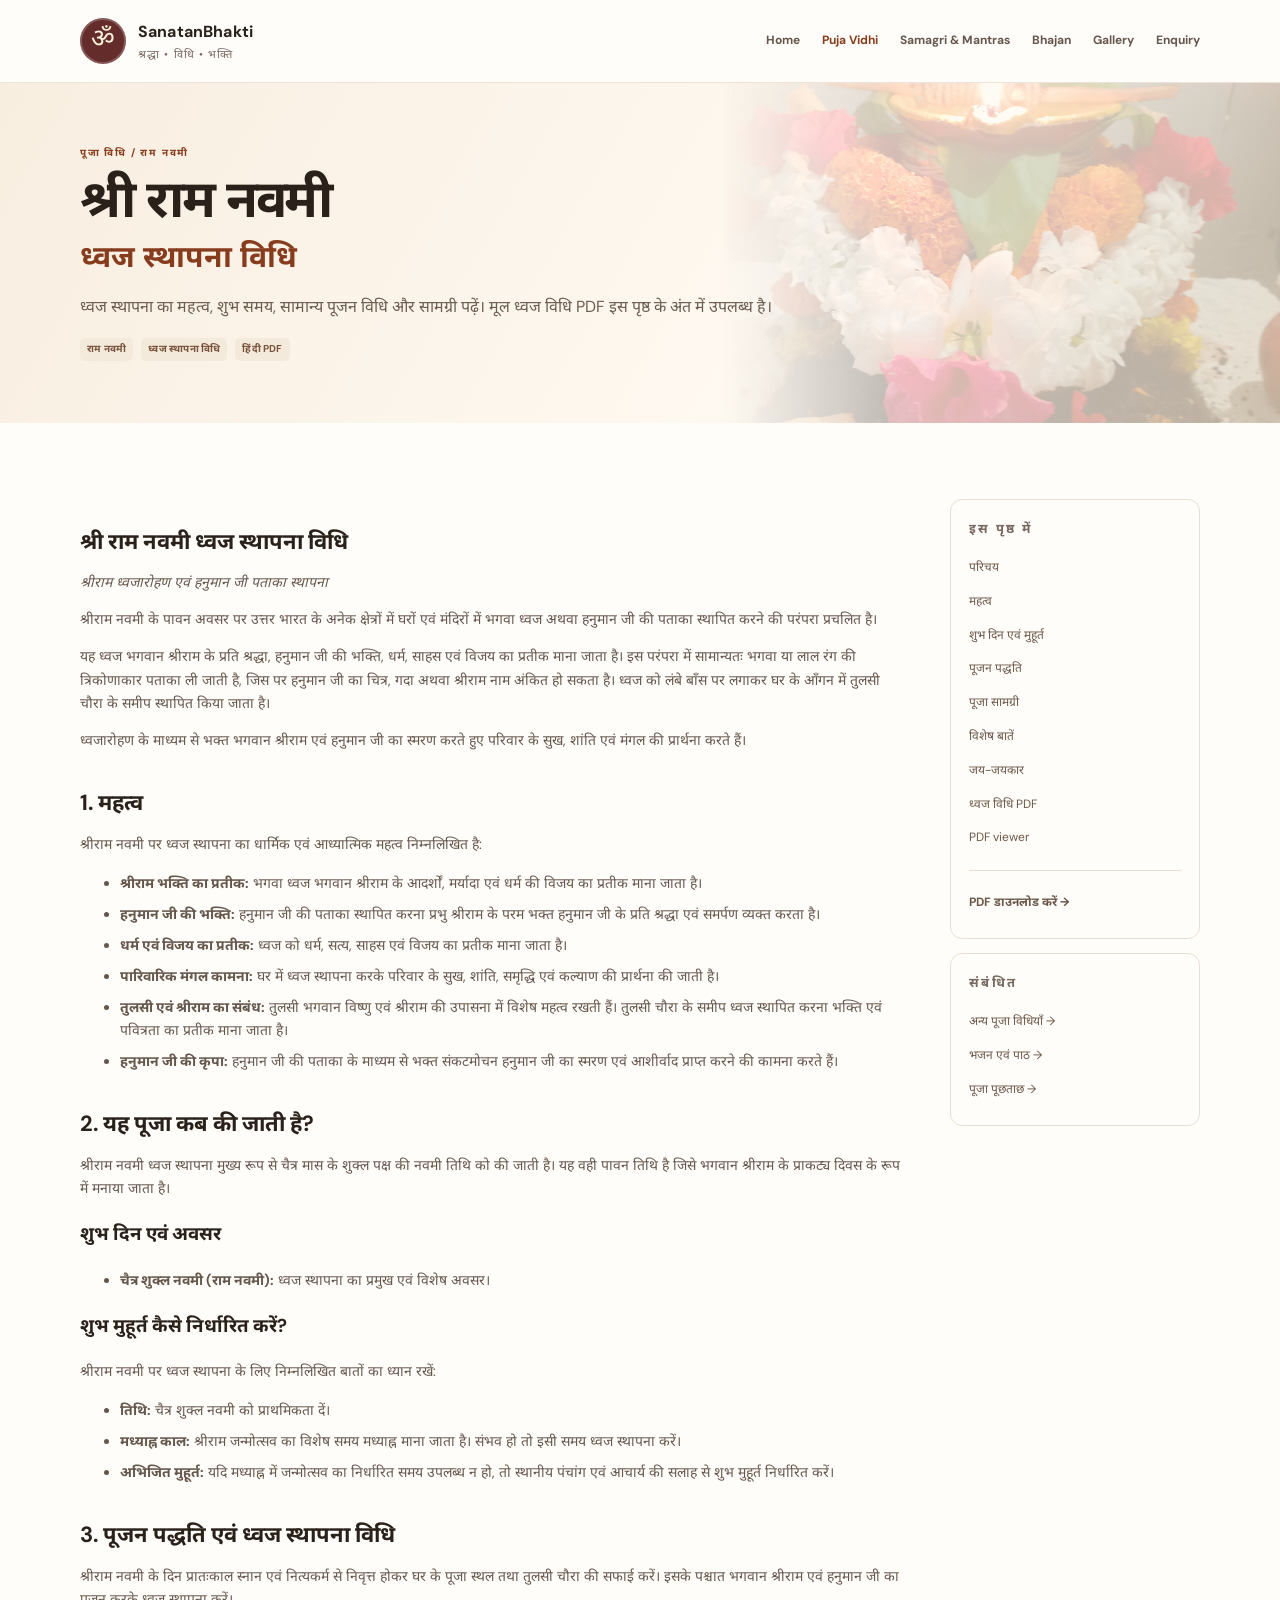
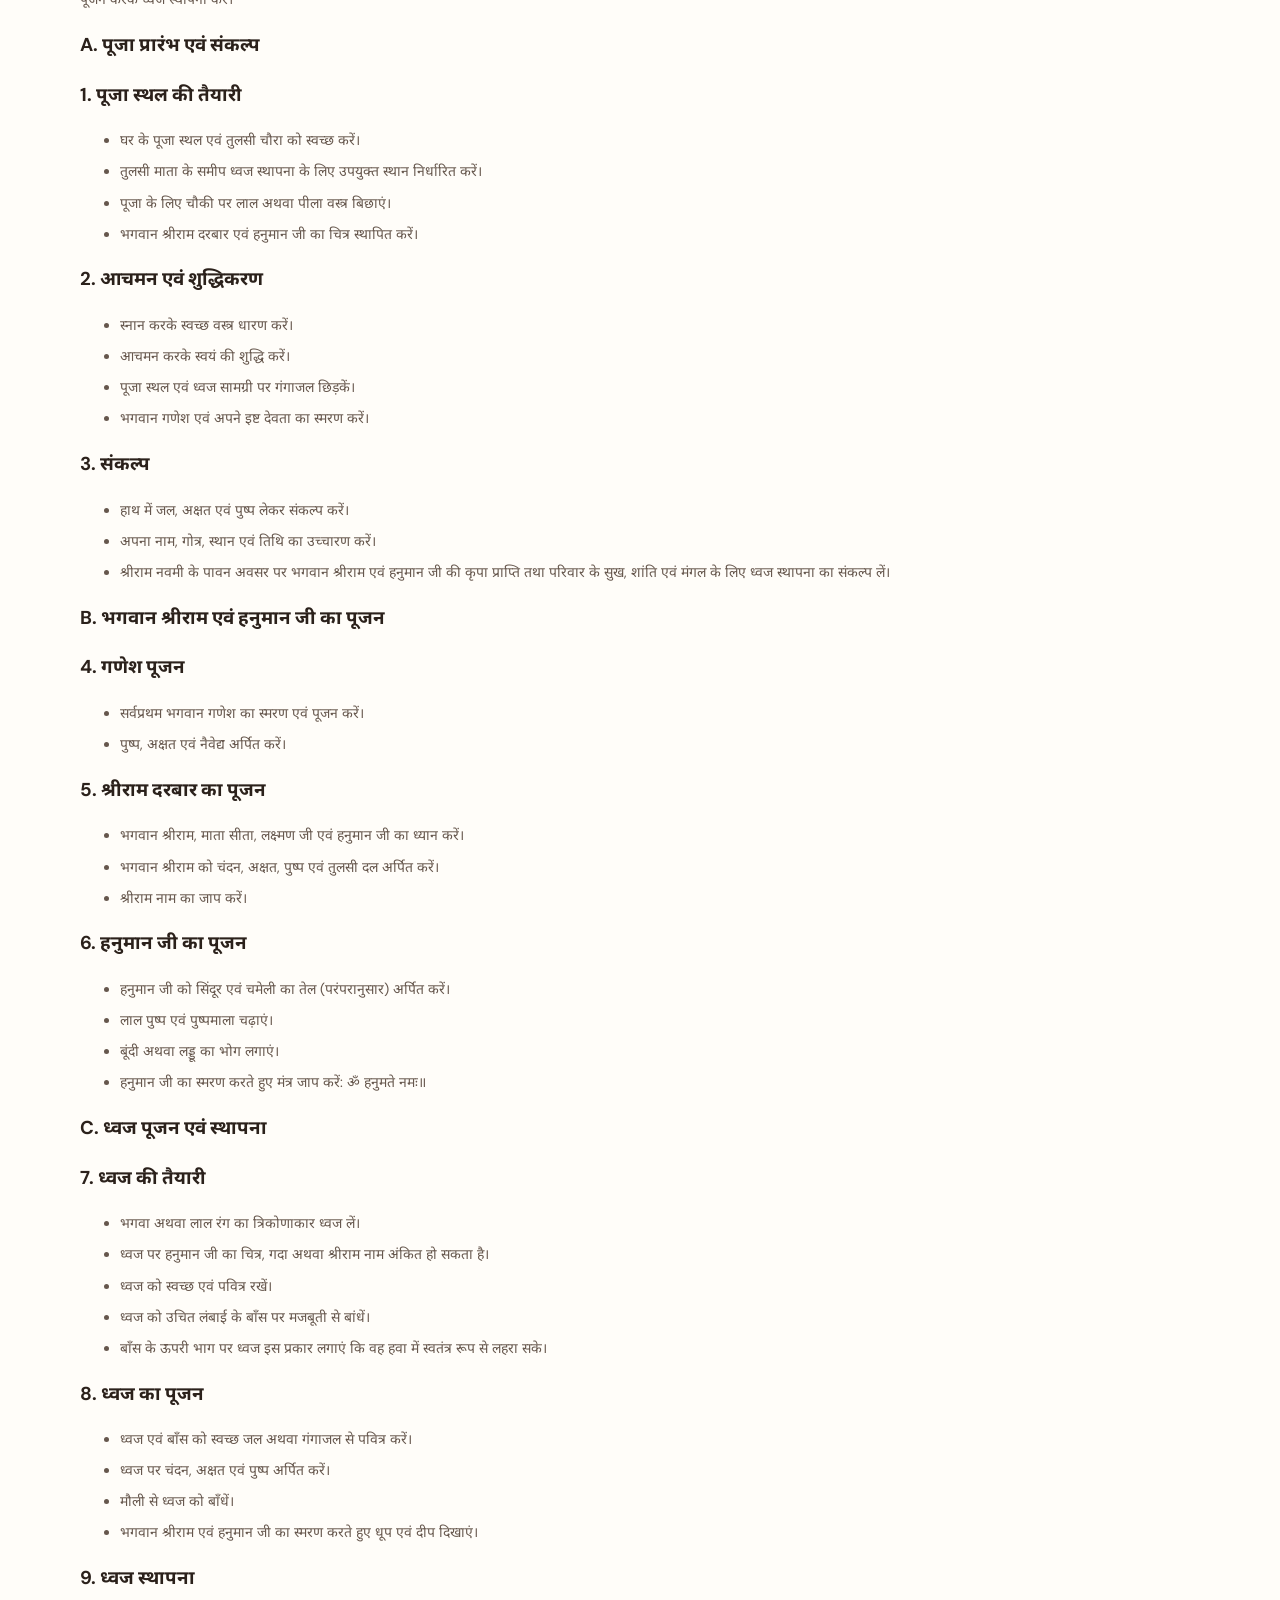
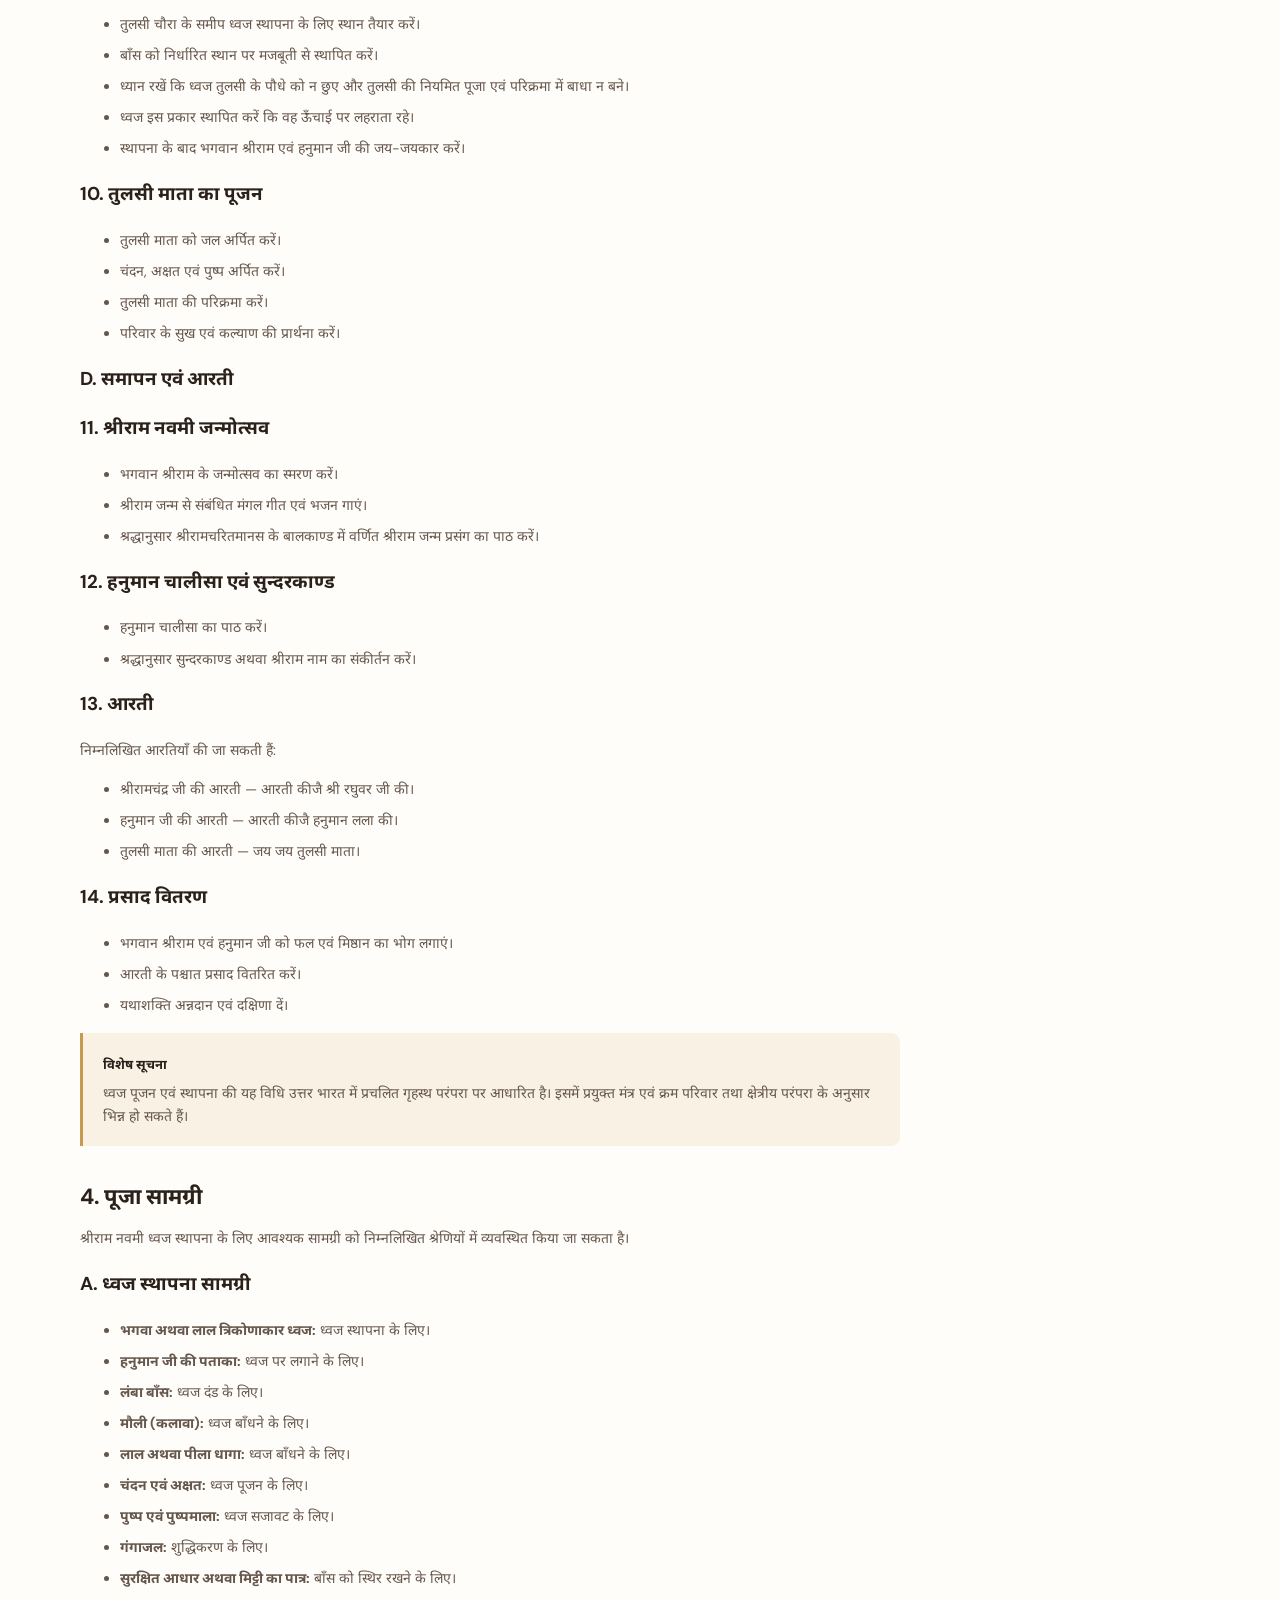
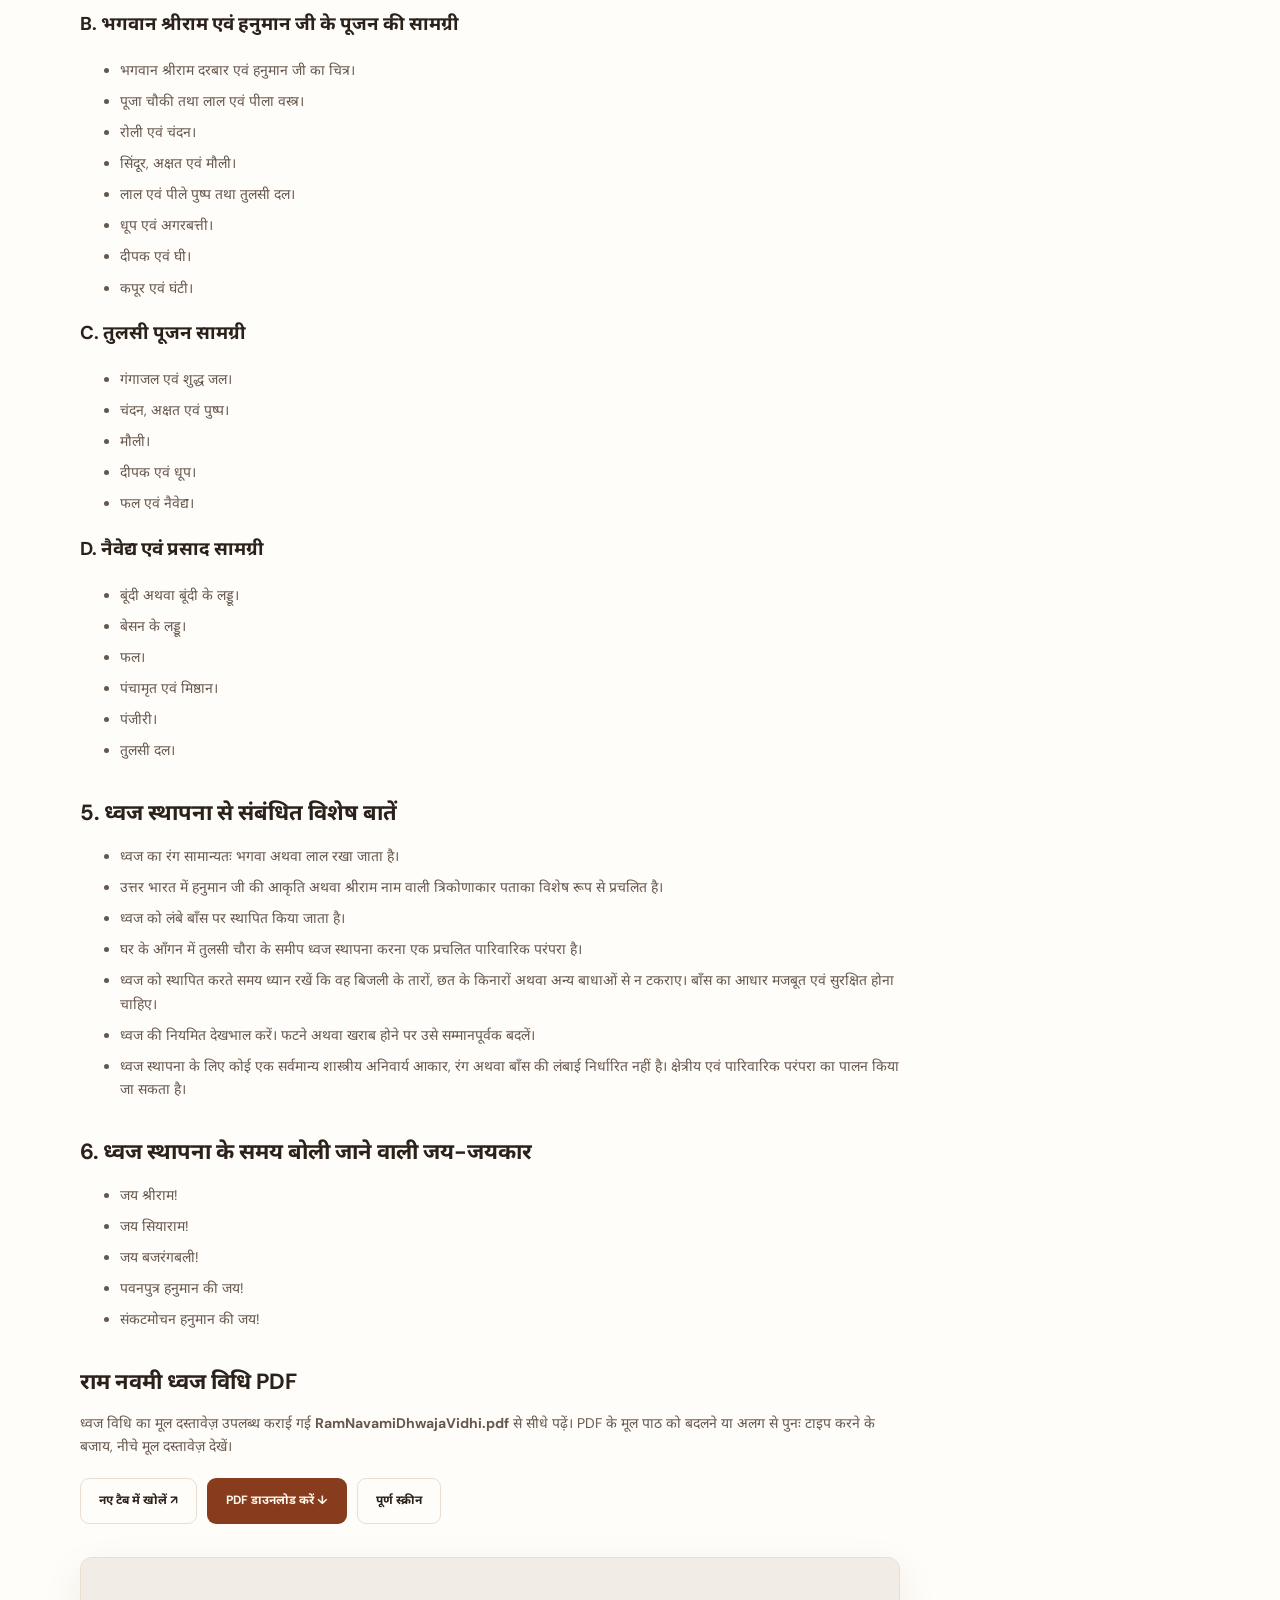
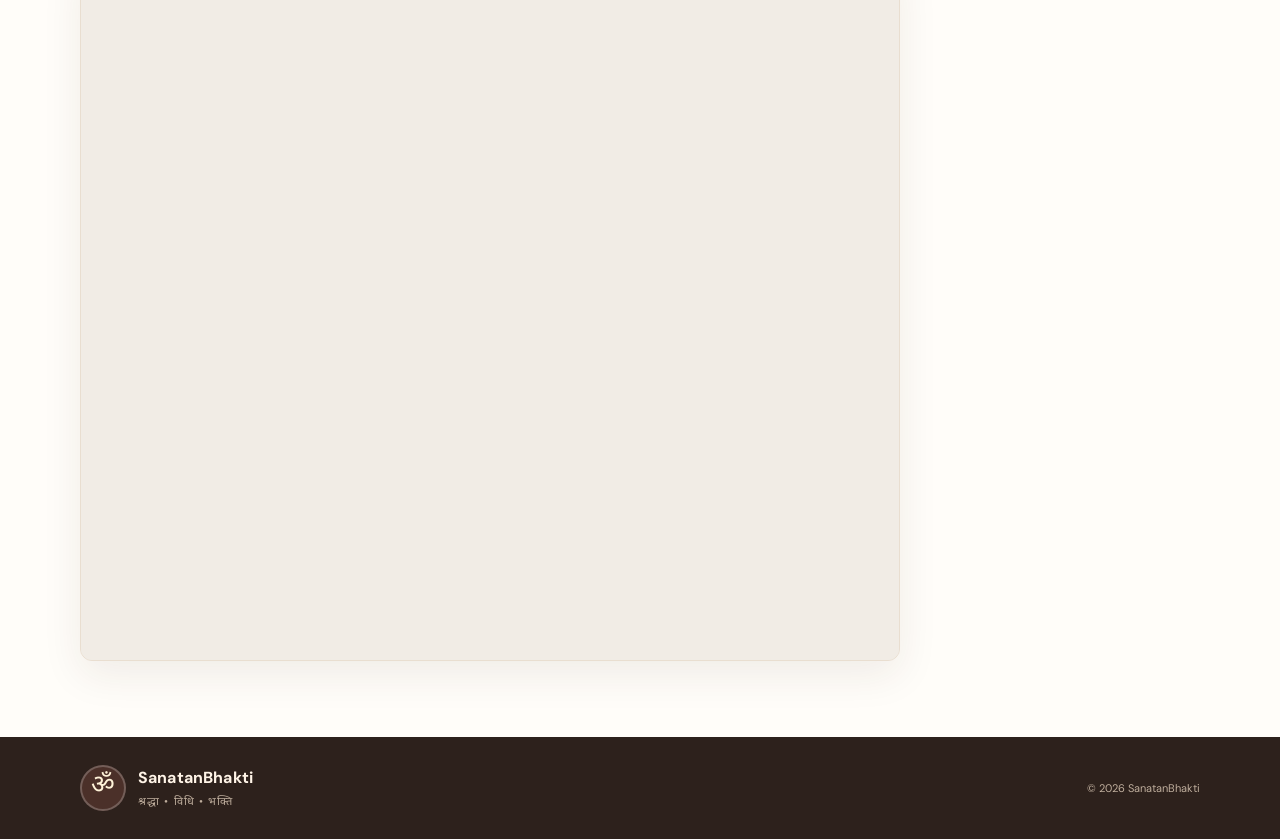
<file: puja/ramanavami.html>
<!doctype html>
<html lang="hi"><head><meta charset="utf-8"><meta name="viewport" content="width=device-width, initial-scale=1"><meta name="description" content="श्रीराम नवमी ध्वज स्थापना का महत्व, शुभ मुहूर्त, पूजन विधि, सामग्री और ध्वज परंपरा।"><title>श्री राम नवमी ध्वज स्थापना विधि | SanatanBhakti</title><link rel="stylesheet" href="../assets/css/style.css"><link href="https://fonts.googleapis.com/css2?family=Noto+Serif+Devanagari:wght@400;700&amp;display=swap" rel="stylesheet"></head>
<body class="page-guide" data-depth="1"><header class="site-header"><div class="container header-inner"><a class="brand" href="../index.html"><span class="brand-mark">ॐ</span><span><strong>SanatanBhakti</strong><small>श्रद्धा • विधि • भक्ति</small></span></a><button class="menu-toggle" aria-label="Open navigation" aria-expanded="false">☰</button><nav class="site-nav" aria-label="Main navigation"></nav></div></header>
<main><section class="page-hero"><div class="container"><p class="eyebrow"><a href="index.html">पूजा विधि</a> / राम नवमी</p><h1>श्री राम नवमी <em>ध्वज स्थापना विधि</em></h1><p>ध्वज स्थापना का महत्व, शुभ समय, सामान्य पूजन विधि और सामग्री पढ़ें। मूल ध्वज विधि PDF इस पृष्ठ के अंत में उपलब्ध है।</p><div class="meta-row"><span class="tag">राम नवमी</span><span class="tag">ध्वज स्थापना विधि</span><span class="tag">हिंदी PDF</span></div></div></section>
<section class="section container article-layout"><article class="article">
<h2 id="ramanavami-text">श्री राम नवमी ध्वज स्थापना विधि</h2>
<p><em>श्रीराम ध्वजारोहण एवं हनुमान जी पताका स्थापना</em></p>
<p>श्रीराम नवमी के पावन अवसर पर उत्तर भारत के अनेक क्षेत्रों में घरों एवं मंदिरों में भगवा ध्वज अथवा हनुमान जी की पताका स्थापित करने की परंपरा प्रचलित है।</p>
<p>यह ध्वज भगवान श्रीराम के प्रति श्रद्धा, हनुमान जी की भक्ति, धर्म, साहस एवं विजय का प्रतीक माना जाता है। इस परंपरा में सामान्यतः भगवा या लाल रंग की त्रिकोणाकार पताका ली जाती है, जिस पर हनुमान जी का चित्र, गदा अथवा श्रीराम नाम अंकित हो सकता है। ध्वज को लंबे बाँस पर लगाकर घर के आँगन में तुलसी चौरा के समीप स्थापित किया जाता है।</p>
<p>ध्वजारोहण के माध्यम से भक्त भगवान श्रीराम एवं हनुमान जी का स्मरण करते हुए परिवार के सुख, शांति एवं मंगल की प्रार्थना करते हैं।</p>

<h2 id="importance">1. महत्व</h2>
<p>श्रीराम नवमी पर ध्वज स्थापना का धार्मिक एवं आध्यात्मिक महत्व निम्नलिखित है:</p>
<ul>
<li><strong>श्रीराम भक्ति का प्रतीक:</strong> भगवा ध्वज भगवान श्रीराम के आदर्शों, मर्यादा एवं धर्म की विजय का प्रतीक माना जाता है।</li>
<li><strong>हनुमान जी की भक्ति:</strong> हनुमान जी की पताका स्थापित करना प्रभु श्रीराम के परम भक्त हनुमान जी के प्रति श्रद्धा एवं समर्पण व्यक्त करता है।</li>
<li><strong>धर्म एवं विजय का प्रतीक:</strong> ध्वज को धर्म, सत्य, साहस एवं विजय का प्रतीक माना जाता है।</li>
<li><strong>पारिवारिक मंगल कामना:</strong> घर में ध्वज स्थापना करके परिवार के सुख, शांति, समृद्धि एवं कल्याण की प्रार्थना की जाती है।</li>
<li><strong>तुलसी एवं श्रीराम का संबंध:</strong> तुलसी भगवान विष्णु एवं श्रीराम की उपासना में विशेष महत्व रखती हैं। तुलसी चौरा के समीप ध्वज स्थापित करना भक्ति एवं पवित्रता का प्रतीक माना जाता है।</li>
<li><strong>हनुमान जी की कृपा:</strong> हनुमान जी की पताका के माध्यम से भक्त संकटमोचन हनुमान जी का स्मरण एवं आशीर्वाद प्राप्त करने की कामना करते हैं।</li>
</ul>

<h2 id="timing">2. यह पूजा कब की जाती है?</h2>
<p>श्रीराम नवमी ध्वज स्थापना मुख्य रूप से चैत्र मास के शुक्ल पक्ष की नवमी तिथि को की जाती है। यह वही पावन तिथि है जिसे भगवान श्रीराम के प्राकट्य दिवस के रूप में मनाया जाता है।</p>
<h3>शुभ दिन एवं अवसर</h3>
<ul>
<li><strong>चैत्र शुक्ल नवमी (राम नवमी):</strong> ध्वज स्थापना का प्रमुख एवं विशेष अवसर।</li>
</ul>
<h3>शुभ मुहूर्त कैसे निर्धारित करें?</h3>
<p>श्रीराम नवमी पर ध्वज स्थापना के लिए निम्नलिखित बातों का ध्यान रखें:</p>
<ul>
<li><strong>तिथि:</strong> चैत्र शुक्ल नवमी को प्राथमिकता दें।</li>
<li><strong>मध्याह्न काल:</strong> श्रीराम जन्मोत्सव का विशेष समय मध्याह्न माना जाता है। संभव हो तो इसी समय ध्वज स्थापना करें।</li>
<li><strong>अभिजित मुहूर्त:</strong> यदि मध्याह्न में जन्मोत्सव का निर्धारित समय उपलब्ध न हो, तो स्थानीय पंचांग एवं आचार्य की सलाह से शुभ मुहूर्त निर्धारित करें।</li>
</ul>

<h2 id="worship-method">3. पूजन पद्धति एवं ध्वज स्थापना विधि</h2>
<p>श्रीराम नवमी के दिन प्रातःकाल स्नान एवं नित्यकर्म से निवृत्त होकर घर के पूजा स्थल तथा तुलसी चौरा की सफाई करें। इसके पश्चात भगवान श्रीराम एवं हनुमान जी का पूजन करके ध्वज स्थापना करें।</p>
<h3>A. पूजा प्रारंभ एवं संकल्प</h3>
<h3>1. पूजा स्थल की तैयारी</h3>
<ul>
<li>घर के पूजा स्थल एवं तुलसी चौरा को स्वच्छ करें।</li>
<li>तुलसी माता के समीप ध्वज स्थापना के लिए उपयुक्त स्थान निर्धारित करें।</li>
<li>पूजा के लिए चौकी पर लाल अथवा पीला वस्त्र बिछाएं।</li>
<li>भगवान श्रीराम दरबार एवं हनुमान जी का चित्र स्थापित करें।</li>
</ul>
<h3>2. आचमन एवं शुद्धिकरण</h3>
<ul>
<li>स्नान करके स्वच्छ वस्त्र धारण करें।</li>
<li>आचमन करके स्वयं की शुद्धि करें।</li>
<li>पूजा स्थल एवं ध्वज सामग्री पर गंगाजल छिड़कें।</li>
<li>भगवान गणेश एवं अपने इष्ट देवता का स्मरण करें।</li>
</ul>
<h3>3. संकल्प</h3>
<ul>
<li>हाथ में जल, अक्षत एवं पुष्प लेकर संकल्प करें।</li>
<li>अपना नाम, गोत्र, स्थान एवं तिथि का उच्चारण करें।</li>
<li>श्रीराम नवमी के पावन अवसर पर भगवान श्रीराम एवं हनुमान जी की कृपा प्राप्ति तथा परिवार के सुख, शांति एवं मंगल के लिए ध्वज स्थापना का संकल्प लें।</li>
</ul>

<h3>B. भगवान श्रीराम एवं हनुमान जी का पूजन</h3>
<h3>4. गणेश पूजन</h3>
<ul>
<li>सर्वप्रथम भगवान गणेश का स्मरण एवं पूजन करें।</li>
<li>पुष्प, अक्षत एवं नैवेद्य अर्पित करें।</li>
</ul>
<h3>5. श्रीराम दरबार का पूजन</h3>
<ul>
<li>भगवान श्रीराम, माता सीता, लक्ष्मण जी एवं हनुमान जी का ध्यान करें।</li>
<li>भगवान श्रीराम को चंदन, अक्षत, पुष्प एवं तुलसी दल अर्पित करें।</li>
<li>श्रीराम नाम का जाप करें।</li>
</ul>
<h3>6. हनुमान जी का पूजन</h3>
<ul>
<li>हनुमान जी को सिंदूर एवं चमेली का तेल (परंपरानुसार) अर्पित करें।</li>
<li>लाल पुष्प एवं पुष्पमाला चढ़ाएं।</li>
<li>बूंदी अथवा लड्डू का भोग लगाएं।</li>
<li>हनुमान जी का स्मरण करते हुए मंत्र जाप करें: <span lang="sa">ॐ हनुमते नमः॥</span></li>
</ul>

<h3>C. ध्वज पूजन एवं स्थापना</h3>
<h3>7. ध्वज की तैयारी</h3>
<ul>
<li>भगवा अथवा लाल रंग का त्रिकोणाकार ध्वज लें।</li>
<li>ध्वज पर हनुमान जी का चित्र, गदा अथवा श्रीराम नाम अंकित हो सकता है।</li>
<li>ध्वज को स्वच्छ एवं पवित्र रखें।</li>
<li>ध्वज को उचित लंबाई के बाँस पर मजबूती से बांधें।</li>
<li>बाँस के ऊपरी भाग पर ध्वज इस प्रकार लगाएं कि वह हवा में स्वतंत्र रूप से लहरा सके।</li>
</ul>
<h3>8. ध्वज का पूजन</h3>
<ul>
<li>ध्वज एवं बाँस को स्वच्छ जल अथवा गंगाजल से पवित्र करें।</li>
<li>ध्वज पर चंदन, अक्षत एवं पुष्प अर्पित करें।</li>
<li>मौली से ध्वज को बाँधें।</li>
<li>भगवान श्रीराम एवं हनुमान जी का स्मरण करते हुए धूप एवं दीप दिखाएं।</li>
</ul>
<h3>9. ध्वज स्थापना</h3>
<ul>
<li>तुलसी चौरा के समीप ध्वज स्थापना के लिए स्थान तैयार करें।</li>
<li>बाँस को निर्धारित स्थान पर मजबूती से स्थापित करें।</li>
<li>ध्यान रखें कि ध्वज तुलसी के पौधे को न छुए और तुलसी की नियमित पूजा एवं परिक्रमा में बाधा न बने।</li>
<li>ध्वज इस प्रकार स्थापित करें कि वह ऊँचाई पर लहराता रहे।</li>
<li>स्थापना के बाद भगवान श्रीराम एवं हनुमान जी की जय-जयकार करें।</li>
</ul>
<h3>10. तुलसी माता का पूजन</h3>
<ul>
<li>तुलसी माता को जल अर्पित करें।</li>
<li>चंदन, अक्षत एवं पुष्प अर्पित करें।</li>
<li>तुलसी माता की परिक्रमा करें।</li>
<li>परिवार के सुख एवं कल्याण की प्रार्थना करें।</li>
</ul>

<h3>D. समापन एवं आरती</h3>
<h3>11. श्रीराम नवमी जन्मोत्सव</h3>
<ul>
<li>भगवान श्रीराम के जन्मोत्सव का स्मरण करें।</li>
<li>श्रीराम जन्म से संबंधित मंगल गीत एवं भजन गाएं।</li>
<li>श्रद्धानुसार श्रीरामचरितमानस के बालकाण्ड में वर्णित श्रीराम जन्म प्रसंग का पाठ करें।</li>
</ul>
<h3>12. हनुमान चालीसा एवं सुन्दरकाण्ड</h3>
<ul>
<li>हनुमान चालीसा का पाठ करें।</li>
<li>श्रद्धानुसार सुन्दरकाण्ड अथवा श्रीराम नाम का संकीर्तन करें।</li>
</ul>
<h3>13. आरती</h3>
<p>निम्नलिखित आरतियाँ की जा सकती हैं:</p>
<ul>
<li>श्रीरामचंद्र जी की आरती — आरती कीजै श्री रघुवर जी की।</li>
<li>हनुमान जी की आरती — आरती कीजै हनुमान लला की।</li>
<li>तुलसी माता की आरती — जय जय तुलसी माता।</li>
</ul>
<h3>14. प्रसाद वितरण</h3>
<ul>
<li>भगवान श्रीराम एवं हनुमान जी को फल एवं मिष्ठान का भोग लगाएं।</li>
<li>आरती के पश्चात प्रसाद वितरित करें।</li>
<li>यथाशक्ति अन्नदान एवं दक्षिणा दें।</li>
</ul>
<div class="notice"><strong>विशेष सूचना</strong><p>ध्वज पूजन एवं स्थापना की यह विधि उत्तर भारत में प्रचलित गृहस्थ परंपरा पर आधारित है। इसमें प्रयुक्त मंत्र एवं क्रम परिवार तथा क्षेत्रीय परंपरा के अनुसार भिन्न हो सकते हैं।</p></div>

<h2 id="materials">4. पूजा सामग्री</h2>
<p>श्रीराम नवमी ध्वज स्थापना के लिए आवश्यक सामग्री को निम्नलिखित श्रेणियों में व्यवस्थित किया जा सकता है।</p>
<h3>A. ध्वज स्थापना सामग्री</h3>
<ul>
<li><strong>भगवा अथवा लाल त्रिकोणाकार ध्वज:</strong> ध्वज स्थापना के लिए।</li>
<li><strong>हनुमान जी की पताका:</strong> ध्वज पर लगाने के लिए।</li>
<li><strong>लंबा बाँस:</strong> ध्वज दंड के लिए।</li>
<li><strong>मौली (कलावा):</strong> ध्वज बाँधने के लिए।</li>
<li><strong>लाल अथवा पीला धागा:</strong> ध्वज बाँधने के लिए।</li>
<li><strong>चंदन एवं अक्षत:</strong> ध्वज पूजन के लिए।</li>
<li><strong>पुष्प एवं पुष्पमाला:</strong> ध्वज सजावट के लिए।</li>
<li><strong>गंगाजल:</strong> शुद्धिकरण के लिए।</li>
<li><strong>सुरक्षित आधार अथवा मिट्टी का पात्र:</strong> बाँस को स्थिर रखने के लिए।</li>
</ul>
<h3>B. भगवान श्रीराम एवं हनुमान जी के पूजन की सामग्री</h3>
<ul>
<li>भगवान श्रीराम दरबार एवं हनुमान जी का चित्र।</li>
<li>पूजा चौकी तथा लाल एवं पीला वस्त्र।</li>
<li>रोली एवं चंदन।</li>
<li>सिंदूर, अक्षत एवं मौली।</li>
<li>लाल एवं पीले पुष्प तथा तुलसी दल।</li>
<li>धूप एवं अगरबत्ती।</li>
<li>दीपक एवं घी।</li>
<li>कपूर एवं घंटी।</li>
</ul>
<h3>C. तुलसी पूजन सामग्री</h3>
<ul>
<li>गंगाजल एवं शुद्ध जल।</li>
<li>चंदन, अक्षत एवं पुष्प।</li>
<li>मौली।</li>
<li>दीपक एवं धूप।</li>
<li>फल एवं नैवेद्य।</li>
</ul>
<h3>D. नैवेद्य एवं प्रसाद सामग्री</h3>
<ul>
<li>बूंदी अथवा बूंदी के लड्डू।</li>
<li>बेसन के लड्डू।</li>
<li>फल।</li>
<li>पंचामृत एवं मिष्ठान।</li>
<li>पंजीरी।</li>
<li>तुलसी दल।</li>
</ul>

<h2 id="special-notes">5. ध्वज स्थापना से संबंधित विशेष बातें</h2>
<ul>
<li>ध्वज का रंग सामान्यतः भगवा अथवा लाल रखा जाता है।</li>
<li>उत्तर भारत में हनुमान जी की आकृति अथवा श्रीराम नाम वाली त्रिकोणाकार पताका विशेष रूप से प्रचलित है।</li>
<li>ध्वज को लंबे बाँस पर स्थापित किया जाता है।</li>
<li>घर के आँगन में तुलसी चौरा के समीप ध्वज स्थापना करना एक प्रचलित पारिवारिक परंपरा है।</li>
<li>ध्वज को स्थापित करते समय ध्यान रखें कि वह बिजली के तारों, छत के किनारों अथवा अन्य बाधाओं से न टकराए। बाँस का आधार मजबूत एवं सुरक्षित होना चाहिए।</li>
<li>ध्वज की नियमित देखभाल करें। फटने अथवा खराब होने पर उसे सम्मानपूर्वक बदलें।</li>
<li>ध्वज स्थापना के लिए कोई एक सर्वमान्य शास्त्रीय अनिवार्य आकार, रंग अथवा बाँस की लंबाई निर्धारित नहीं है। क्षेत्रीय एवं पारिवारिक परंपरा का पालन किया जा सकता है।</li>
</ul>

<h2 id="jaykara">6. ध्वज स्थापना के समय बोली जाने वाली जय-जयकार</h2>
<ul>
<li>जय श्रीराम!</li>
<li>जय सियाराम!</li>
<li>जय बजरंगबली!</li>
<li>पवनपुत्र हनुमान की जय!</li>
<li>संकटमोचन हनुमान की जय!</li>
</ul>

<h2 id="ramanavami-pdf-text">राम नवमी ध्वज विधि PDF</h2>
<p>ध्वज विधि का मूल दस्तावेज़ उपलब्ध कराई गई <strong>RamNavamiDhwajaVidhi.pdf</strong> से सीधे पढ़ें। PDF के मूल पाठ को बदलने या अलग से पुनः टाइप करने के बजाय, नीचे मूल दस्तावेज़ देखें।</p>
<div class="pdf-actions"><a class="button button-outline" href="../assets/pdf/RamNavamiDhwajaVidhi.pdf" target="_blank" rel="noopener">नए टैब में खोलें ↗</a><a class="button button-primary" href="../assets/pdf/RamNavamiDhwajaVidhi.pdf" download="RamNavamiDhwajaVidhi.pdf">PDF डाउनलोड करें ↓</a><button class="button button-outline" type="button" data-pdf-fullscreen aria-controls="ramanavami-pdf">पूर्ण स्क्रीन</button></div>
<p class="pdf-status" data-pdf-status role="status" aria-live="polite"></p>
<div class="pdf-viewer"><iframe id="ramanavami-pdf" title="राम नवमी ध्वज विधि PDF viewer" src="../assets/pdf/RamNavamiDhwajaVidhi.pdf#toolbar=1&amp;navpanes=1&amp;scrollbar=1" loading="lazy"></iframe></div>
</article><aside class="article-aside"><div class="aside-card"><p class="eyebrow">इस पृष्ठ में</p><a href="#ramanavami-text">परिचय</a><a href="#importance">महत्व</a><a href="#timing">शुभ दिन एवं मुहूर्त</a><a href="#worship-method">पूजन पद्धति</a><a href="#materials">पूजा सामग्री</a><a href="#special-notes">विशेष बातें</a><a href="#jaykara">जय-जयकार</a><a href="#ramanavami-pdf-text">ध्वज विधि PDF</a><a href="#ramanavami-pdf">PDF viewer</a><hr><a class="text-link" href="../assets/pdf/RamNavamiDhwajaVidhi.pdf" download="RamNavamiDhwajaVidhi.pdf">PDF डाउनलोड करें →</a></div><div class="aside-card"><p class="eyebrow">संबंधित</p><a href="index.html">अन्य पूजा विधियाँ →</a><a href="../bhajan/index.html">भजन एवं पाठ →</a><a href="../enquiry/index.html">पूजा पूछताछ →</a></div></aside></section></main>
<footer class="site-footer"><div class="container footer-inner"><a class="brand footer-brand" href="../index.html"><span class="brand-mark">ॐ</span><span><strong>SanatanBhakti</strong><small>श्रद्धा • विधि • भक्ति</small></span></a><p>© <span data-year></span> SanatanBhakti</p></div></footer><script src="../assets/js/main.js"></script></body></html>
</file>
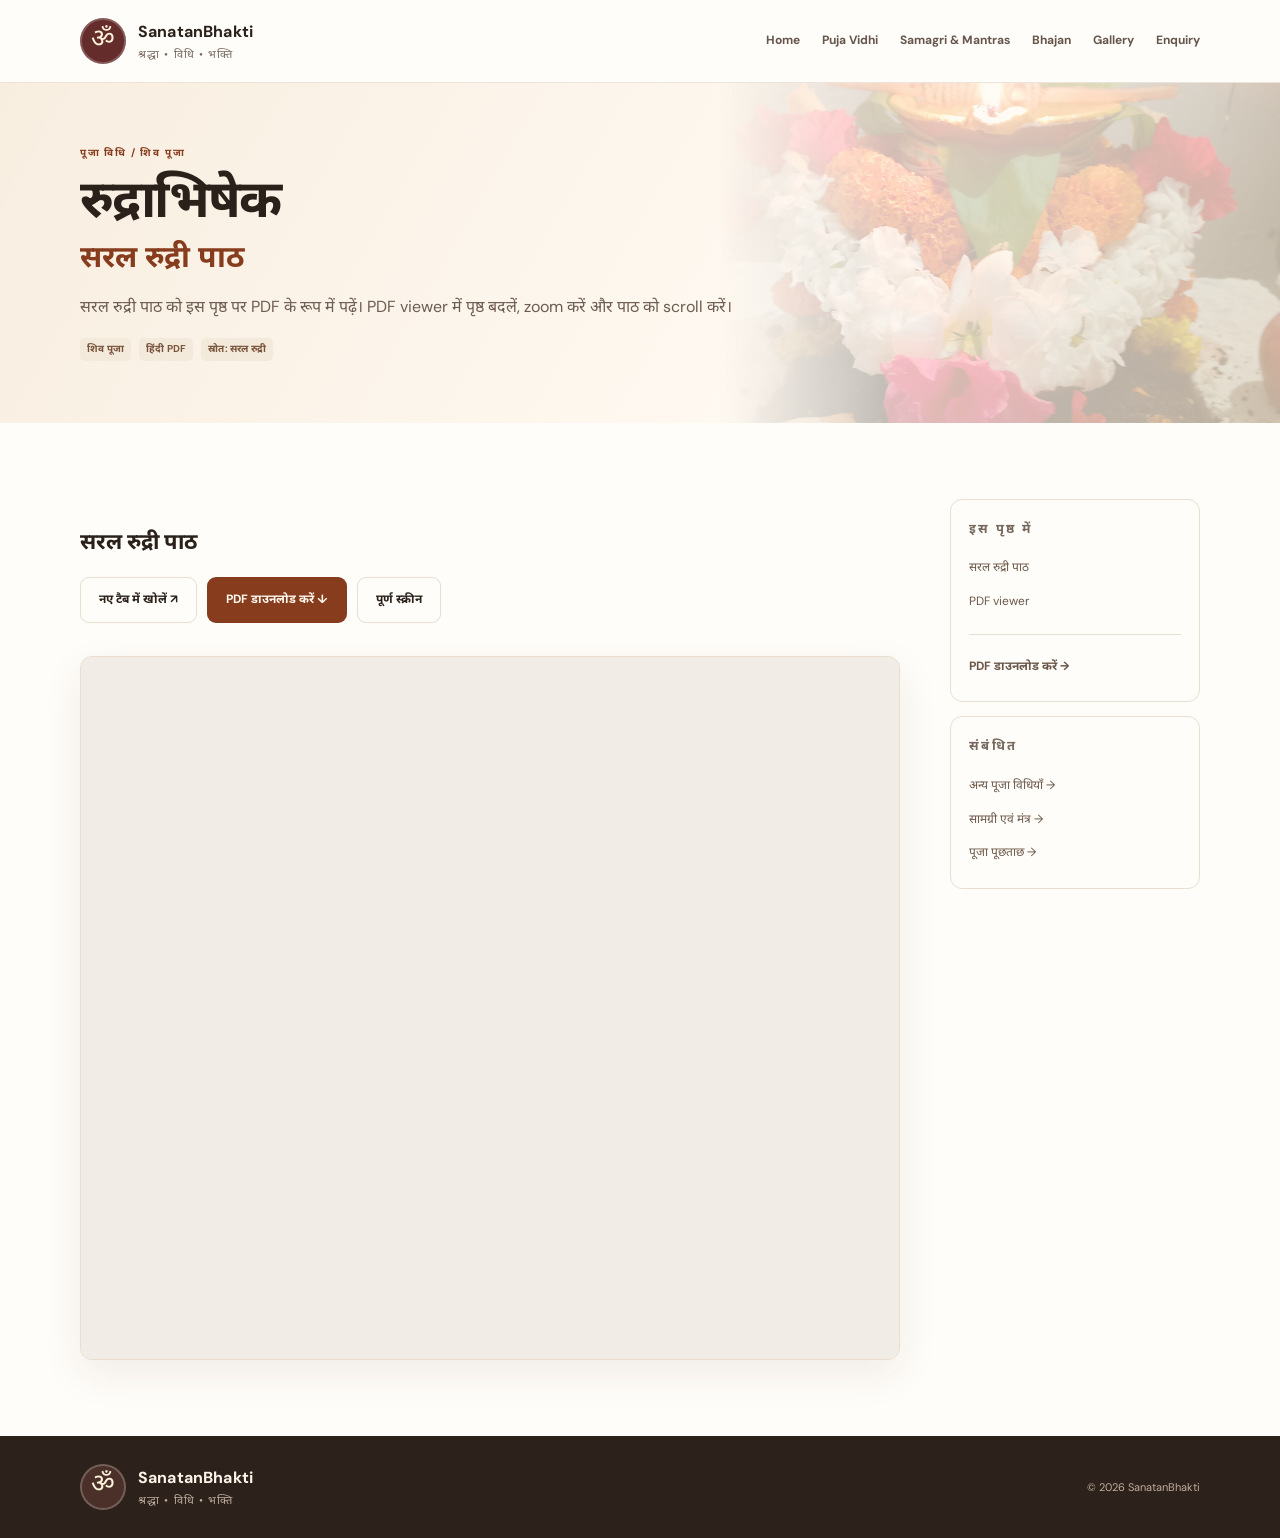
<file: puja/rudrabhishek-puha.html>
<!doctype html>
<html lang="hi"><head><meta charset="utf-8"><meta name="viewport" content="width=device-width, initial-scale=1"><meta name="description" content="सरल रुद्री पाठ का PDF संदर्भ और रुद्राभिषेक सामग्री।"><title>रुद्राभिषेक एवं सरल रुद्री | SanatanBhakti</title><link rel="stylesheet" href="../assets/css/style.css"><link href="https://fonts.googleapis.com/css2?family=Noto+Serif+Devanagari:wght@400;700&amp;display=swap" rel="stylesheet"></head>
<body class="page-guide" data-depth="1"><header class="site-header"><div class="container header-inner"><a class="brand" href="../index.html"><span class="brand-mark">ॐ</span><span><strong>SanatanBhakti</strong><small>श्रद्धा • विधि • भक्ति</small></span></a><button class="menu-toggle" aria-label="Open navigation" aria-expanded="false">☰</button><nav class="site-nav" aria-label="Main navigation"></nav></div></header>
<main><section class="page-hero"><div class="container"><p class="eyebrow"><a href="index.html">पूजा विधि</a> / शिव पूजा</p><h1>रुद्राभिषेक <em>सरल रुद्री पाठ</em></h1><p>सरल रुद्री पाठ को इस पृष्ठ पर PDF के रूप में पढ़ें। PDF viewer में पृष्ठ बदलें, zoom करें और पाठ को scroll करें।</p><div class="meta-row"><span class="tag">शिव पूजा</span><span class="tag">हिंदी PDF</span><span class="tag">स्रोत: सरल रुद्री</span></div></div></section>
<section class="section container article-layout"><article class="article">
<h2 id="pdf-text">सरल रुद्री पाठ</h2>
<div class="pdf-actions"><a class="button button-outline" href="../assets/pdf/Saral%20Rudri.pdf" target="_blank" rel="noopener">नए टैब में खोलें ↗</a><a class="button button-primary" href="../assets/pdf/Saral%20Rudri.pdf" download="Saral-Rudri.pdf">PDF डाउनलोड करें ↓</a><button class="button button-outline" type="button" data-pdf-fullscreen aria-controls="rudri-pdf">पूर्ण स्क्रीन</button></div>
<p class="pdf-status" data-pdf-status role="status" aria-live="polite"></p>
<div class="pdf-viewer"><iframe id="rudri-pdf" title="सरल रुद्री पाठ PDF viewer" src="../assets/pdf/Saral%20Rudri.pdf#toolbar=1&amp;navpanes=1&amp;scrollbar=1" loading="lazy"></iframe></div>
</article><aside class="article-aside"><div class="aside-card"><p class="eyebrow">इस पृष्ठ में</p><a href="#pdf-text">सरल रुद्री पाठ</a><a href="#rudri-pdf">PDF viewer</a><hr><a class="text-link" href="../assets/pdf/Saral%20Rudri.pdf" download="Saral-Rudri.pdf">PDF डाउनलोड करें →</a></div><div class="aside-card"><p class="eyebrow">संबंधित</p><a href="index.html">अन्य पूजा विधियाँ →</a><a href="../library/index.html">सामग्री एवं मंत्र →</a><a href="../enquiry/index.html">पूजा पूछताछ →</a></div></aside></section></main>
<footer class="site-footer"><div class="container footer-inner"><a class="brand footer-brand" href="../index.html"><span class="brand-mark">ॐ</span><span><strong>SanatanBhakti</strong><small>श्रद्धा • विधि • भक्ति</small></span></a><p>© <span data-year></span> SanatanBhakti</p></div></footer><script src="../assets/js/main.js"></script></body></html>
</file>
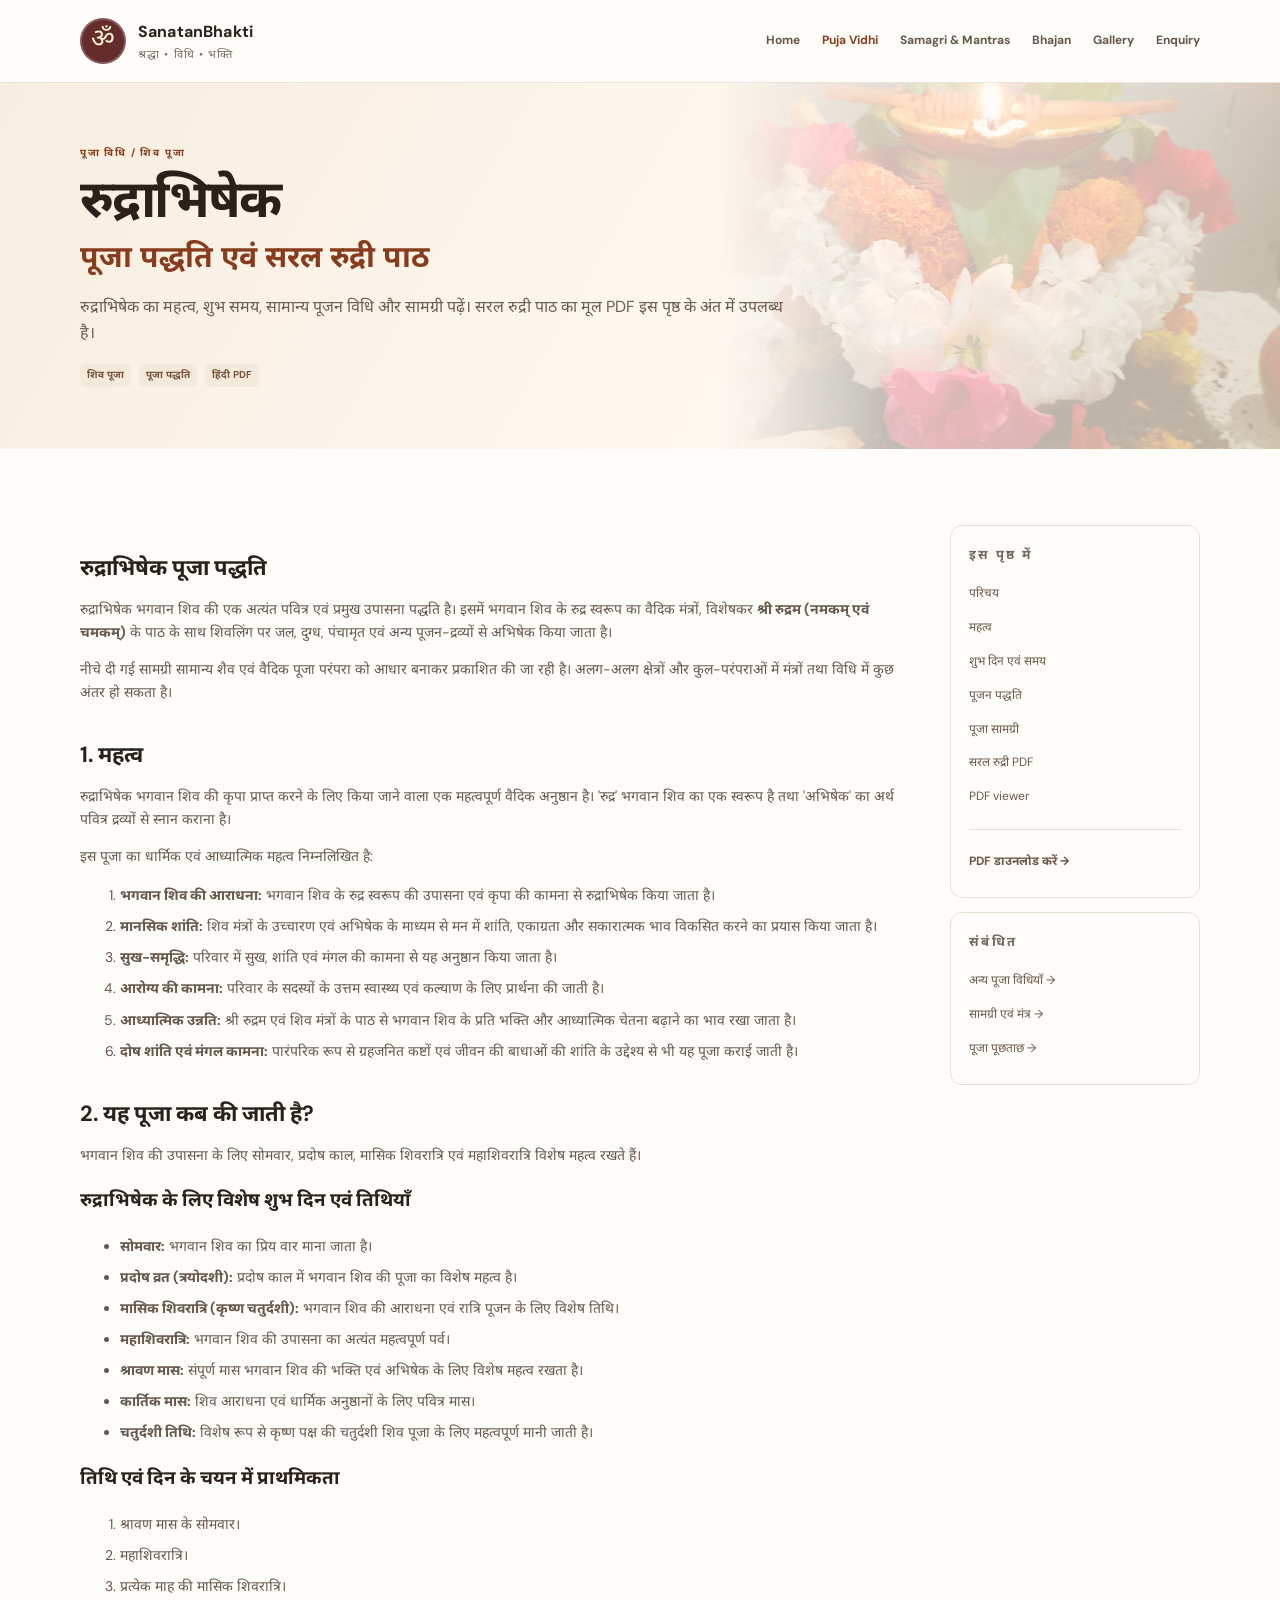
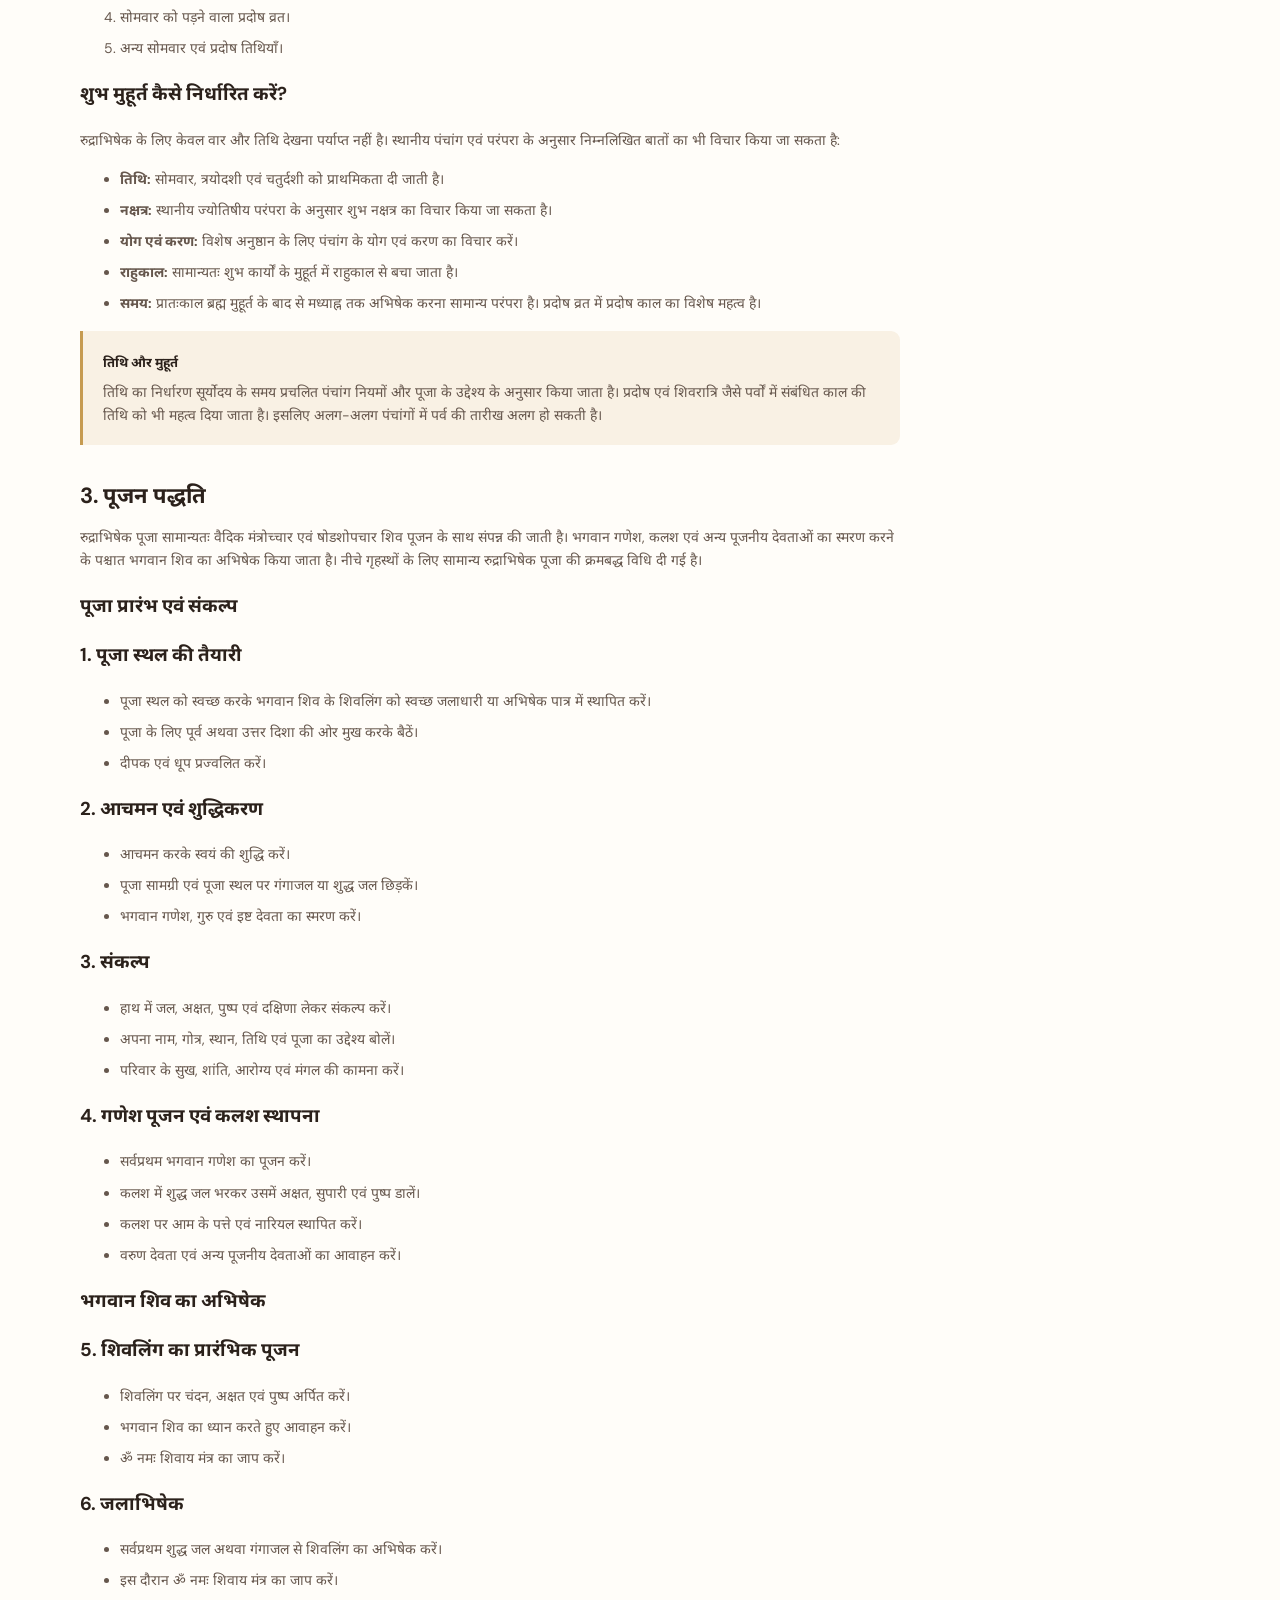
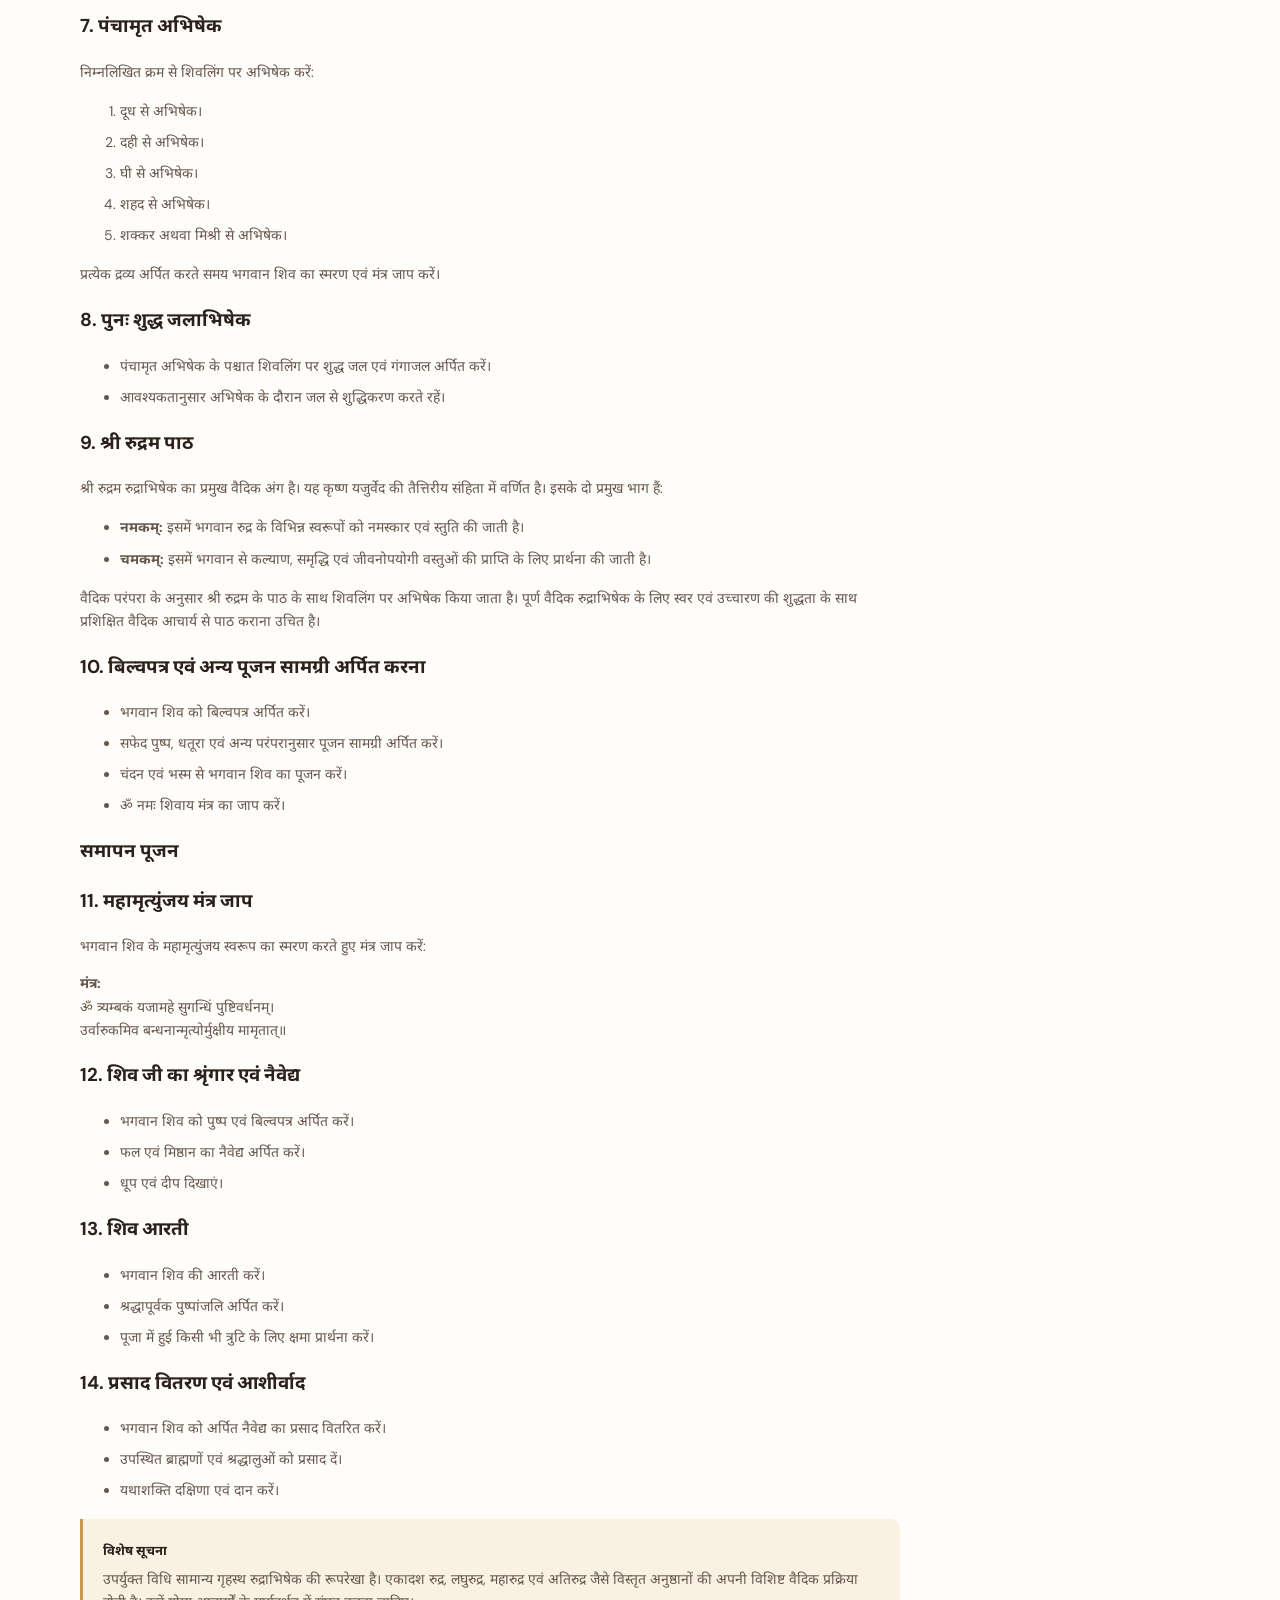
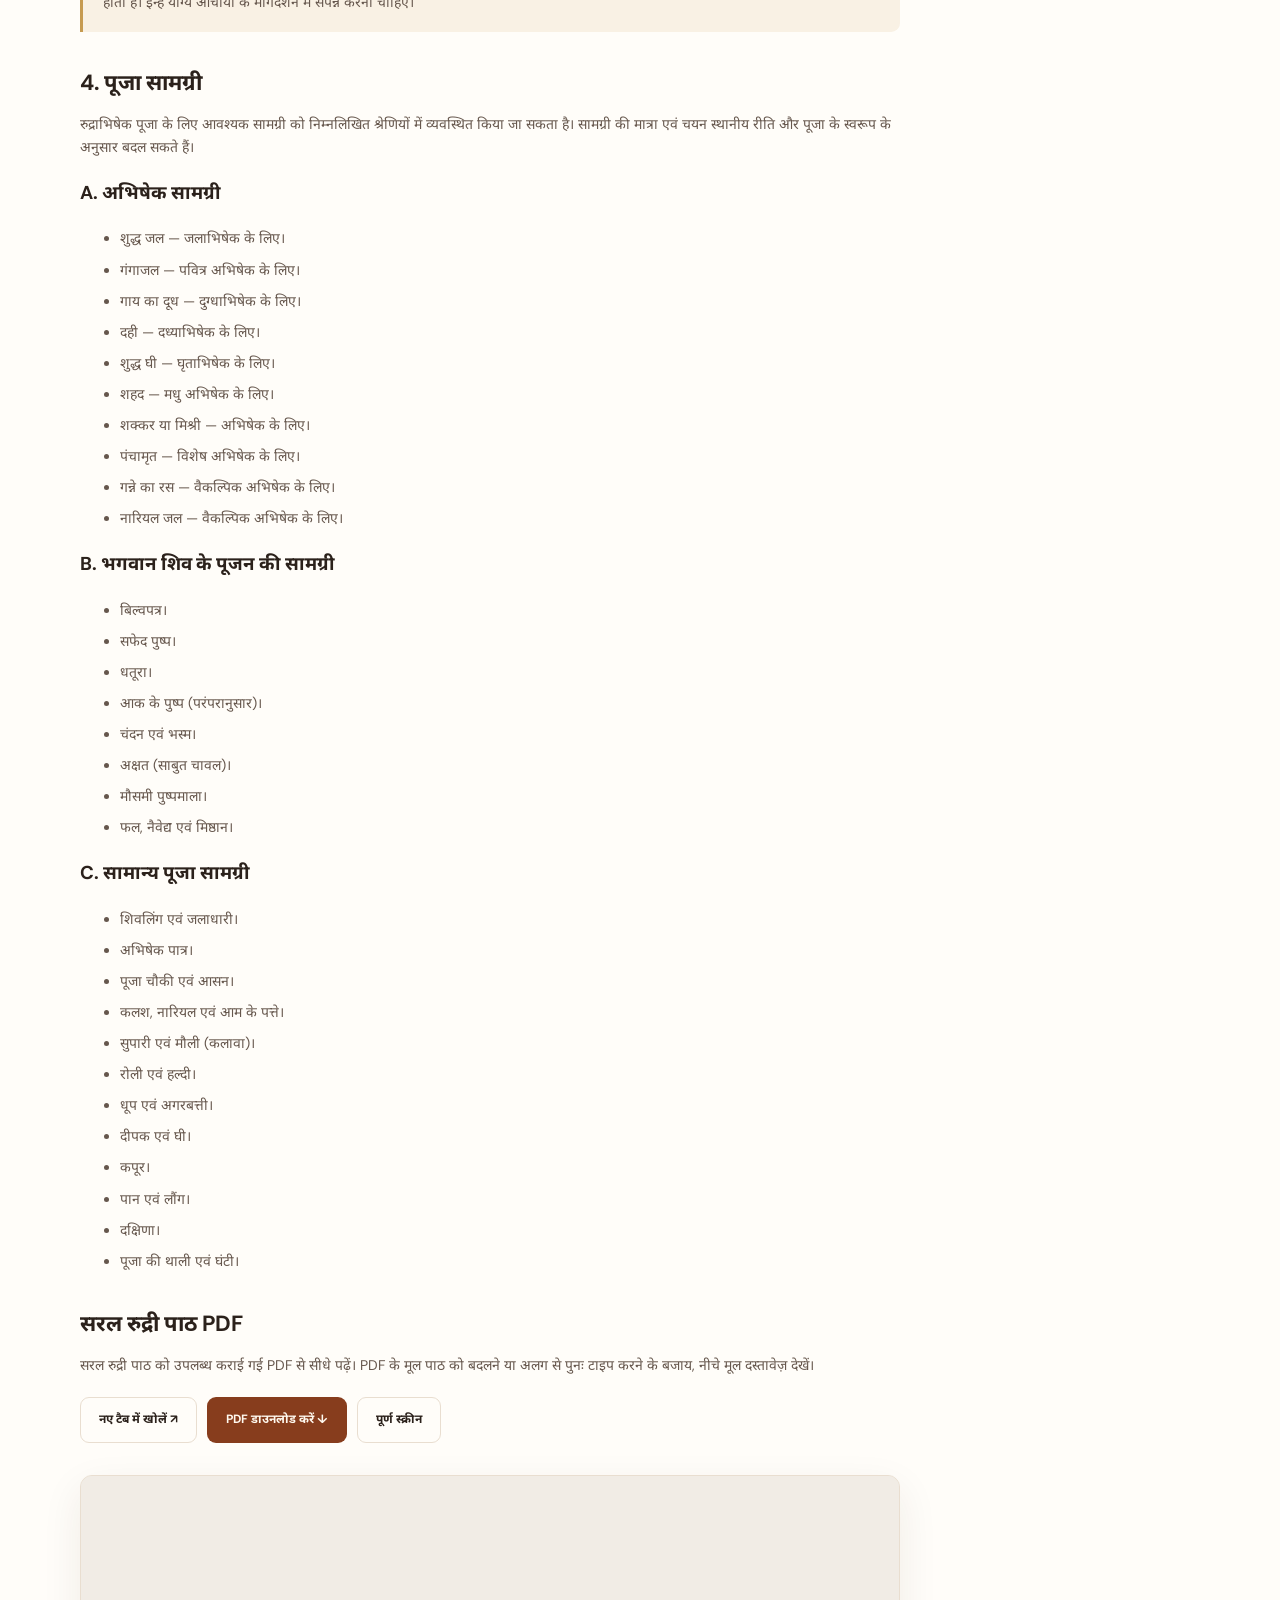
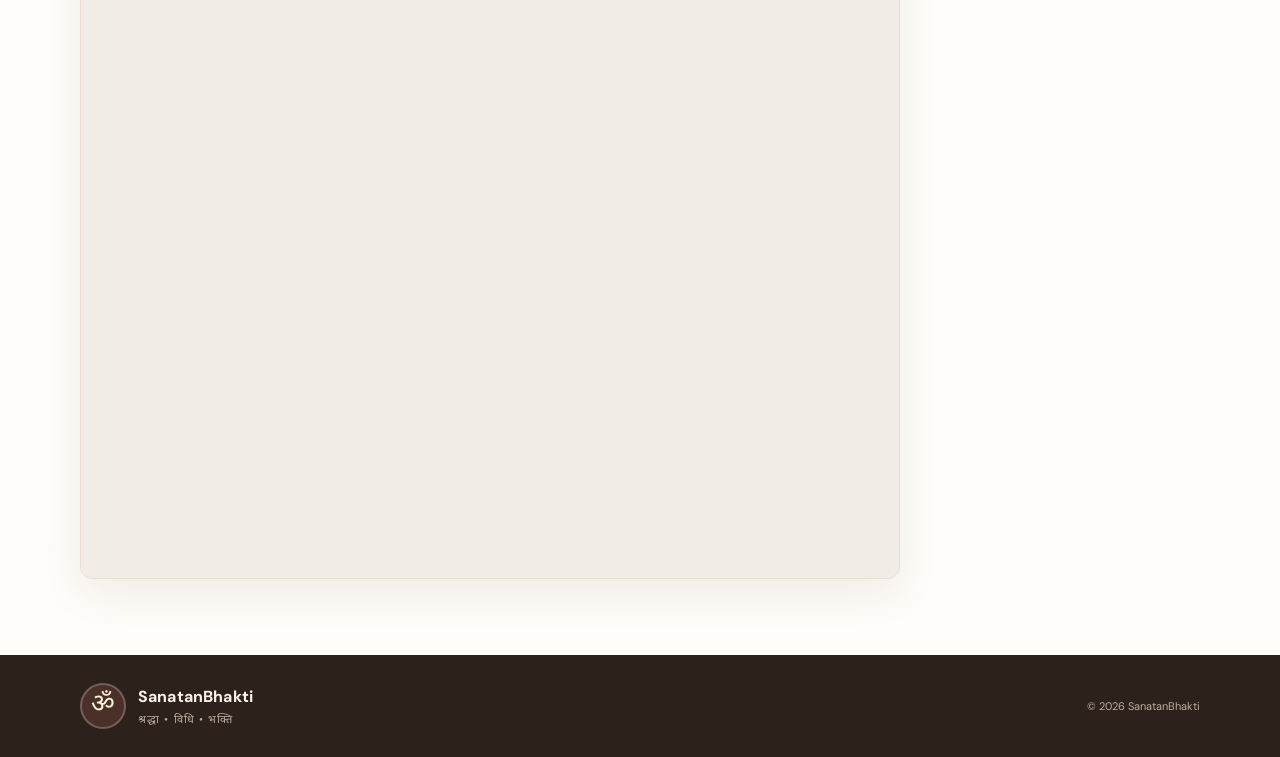
<file: puja/rudrabhishek-puja.html>
<!doctype html>
<html lang="hi"><head><meta charset="utf-8"><meta name="viewport" content="width=device-width, initial-scale=1"><meta name="description" content="रुद्राभिषेक का महत्व, शुभ समय, सामान्य पूजा पद्धति, पूजन सामग्री और सरल रुद्री PDF।"><title>रुद्राभिषेक पूजा पद्धति एवं सरल रुद्री | SanatanBhakti</title><link rel="stylesheet" href="../assets/css/style.css"><link href="https://fonts.googleapis.com/css2?family=Noto+Serif+Devanagari:wght@400;700&amp;display=swap" rel="stylesheet"></head>
<body class="page-guide" data-depth="1"><header class="site-header"><div class="container header-inner"><a class="brand" href="../index.html"><span class="brand-mark">ॐ</span><span><strong>SanatanBhakti</strong><small>श्रद्धा • विधि • भक्ति</small></span></a><button class="menu-toggle" aria-label="Open navigation" aria-expanded="false">☰</button><nav class="site-nav" aria-label="Main navigation"></nav></div></header>
<main><section class="page-hero"><div class="container"><p class="eyebrow"><a href="index.html">पूजा विधि</a> / शिव पूजा</p><h1>रुद्राभिषेक <em>पूजा पद्धति एवं सरल रुद्री पाठ</em></h1><p>रुद्राभिषेक का महत्व, शुभ समय, सामान्य पूजन विधि और सामग्री पढ़ें। सरल रुद्री पाठ का मूल PDF इस पृष्ठ के अंत में उपलब्ध है।</p><div class="meta-row"><span class="tag">शिव पूजा</span><span class="tag">पूजा पद्धति</span><span class="tag">हिंदी PDF</span></div></div></section>
<section class="section container article-layout"><article class="article">
<h2 id="rudrabhishek-overview">रुद्राभिषेक पूजा पद्धति</h2>
<p>रुद्राभिषेक भगवान शिव की एक अत्यंत पवित्र एवं प्रमुख उपासना पद्धति है। इसमें भगवान शिव के रुद्र स्वरूप का वैदिक मंत्रों, विशेषकर <strong>श्री रुद्रम (नमकम् एवं चमकम्)</strong> के पाठ के साथ शिवलिंग पर जल, दुग्ध, पंचामृत एवं अन्य पूजन-द्रव्यों से अभिषेक किया जाता है।</p>
<p>नीचे दी गई सामग्री सामान्य शैव एवं वैदिक पूजा परंपरा को आधार बनाकर प्रकाशित की जा रही है। अलग-अलग क्षेत्रों और कुल-परंपराओं में मंत्रों तथा विधि में कुछ अंतर हो सकता है।</p>

<h2 id="importance">1. महत्व</h2>
<p>रुद्राभिषेक भगवान शिव की कृपा प्राप्त करने के लिए किया जाने वाला एक महत्वपूर्ण वैदिक अनुष्ठान है। 'रुद्र' भगवान शिव का एक स्वरूप है तथा 'अभिषेक' का अर्थ पवित्र द्रव्यों से स्नान कराना है।</p>
<p>इस पूजा का धार्मिक एवं आध्यात्मिक महत्व निम्नलिखित है:</p>
<ol>
<li><strong>भगवान शिव की आराधना:</strong> भगवान शिव के रुद्र स्वरूप की उपासना एवं कृपा की कामना से रुद्राभिषेक किया जाता है।</li>
<li><strong>मानसिक शांति:</strong> शिव मंत्रों के उच्चारण एवं अभिषेक के माध्यम से मन में शांति, एकाग्रता और सकारात्मक भाव विकसित करने का प्रयास किया जाता है।</li>
<li><strong>सुख-समृद्धि:</strong> परिवार में सुख, शांति एवं मंगल की कामना से यह अनुष्ठान किया जाता है।</li>
<li><strong>आरोग्य की कामना:</strong> परिवार के सदस्यों के उत्तम स्वास्थ्य एवं कल्याण के लिए प्रार्थना की जाती है।</li>
<li><strong>आध्यात्मिक उन्नति:</strong> श्री रुद्रम एवं शिव मंत्रों के पाठ से भगवान शिव के प्रति भक्ति और आध्यात्मिक चेतना बढ़ाने का भाव रखा जाता है।</li>
<li><strong>दोष शांति एवं मंगल कामना:</strong> पारंपरिक रूप से ग्रहजनित कष्टों एवं जीवन की बाधाओं की शांति के उद्देश्य से भी यह पूजा कराई जाती है।</li>
</ol>

<h2 id="timing">2. यह पूजा कब की जाती है?</h2>
<p>भगवान शिव की उपासना के लिए सोमवार, प्रदोष काल, मासिक शिवरात्रि एवं महाशिवरात्रि विशेष महत्व रखते हैं।</p>
<h3>रुद्राभिषेक के लिए विशेष शुभ दिन एवं तिथियाँ</h3>
<ul>
<li><strong>सोमवार:</strong> भगवान शिव का प्रिय वार माना जाता है।</li>
<li><strong>प्रदोष व्रत (त्रयोदशी):</strong> प्रदोष काल में भगवान शिव की पूजा का विशेष महत्व है।</li>
<li><strong>मासिक शिवरात्रि (कृष्ण चतुर्दशी):</strong> भगवान शिव की आराधना एवं रात्रि पूजन के लिए विशेष तिथि।</li>
<li><strong>महाशिवरात्रि:</strong> भगवान शिव की उपासना का अत्यंत महत्वपूर्ण पर्व।</li>
<li><strong>श्रावण मास:</strong> संपूर्ण मास भगवान शिव की भक्ति एवं अभिषेक के लिए विशेष महत्व रखता है।</li>
<li><strong>कार्तिक मास:</strong> शिव आराधना एवं धार्मिक अनुष्ठानों के लिए पवित्र मास।</li>
<li><strong>चतुर्दशी तिथि:</strong> विशेष रूप से कृष्ण पक्ष की चतुर्दशी शिव पूजा के लिए महत्वपूर्ण मानी जाती है।</li>
</ul>
<h3>तिथि एवं दिन के चयन में प्राथमिकता</h3>
<ol>
<li>श्रावण मास के सोमवार।</li>
<li>महाशिवरात्रि।</li>
<li>प्रत्येक माह की मासिक शिवरात्रि।</li>
<li>सोमवार को पड़ने वाला प्रदोष व्रत।</li>
<li>अन्य सोमवार एवं प्रदोष तिथियाँ।</li>
</ol>
<h3>शुभ मुहूर्त कैसे निर्धारित करें?</h3>
<p>रुद्राभिषेक के लिए केवल वार और तिथि देखना पर्याप्त नहीं है। स्थानीय पंचांग एवं परंपरा के अनुसार निम्नलिखित बातों का भी विचार किया जा सकता है:</p>
<ul>
<li><strong>तिथि:</strong> सोमवार, त्रयोदशी एवं चतुर्दशी को प्राथमिकता दी जाती है।</li>
<li><strong>नक्षत्र:</strong> स्थानीय ज्योतिषीय परंपरा के अनुसार शुभ नक्षत्र का विचार किया जा सकता है।</li>
<li><strong>योग एवं करण:</strong> विशेष अनुष्ठान के लिए पंचांग के योग एवं करण का विचार करें।</li>
<li><strong>राहुकाल:</strong> सामान्यतः शुभ कार्यों के मुहूर्त में राहुकाल से बचा जाता है।</li>
<li><strong>समय:</strong> प्रातःकाल ब्रह्म मुहूर्त के बाद से मध्याह्न तक अभिषेक करना सामान्य परंपरा है। प्रदोष व्रत में प्रदोष काल का विशेष महत्व है।</li>
</ul>
<div class="notice"><strong>तिथि और मुहूर्त</strong><p>तिथि का निर्धारण सूर्योदय के समय प्रचलित पंचांग नियमों और पूजा के उद्देश्य के अनुसार किया जाता है। प्रदोष एवं शिवरात्रि जैसे पर्वों में संबंधित काल की तिथि को भी महत्व दिया जाता है। इसलिए अलग-अलग पंचांगों में पर्व की तारीख अलग हो सकती है।</p></div>

<h2 id="worship-method">3. पूजन पद्धति</h2>
<p>रुद्राभिषेक पूजा सामान्यतः वैदिक मंत्रोच्चार एवं षोडशोपचार शिव पूजन के साथ संपन्न की जाती है। भगवान गणेश, कलश एवं अन्य पूजनीय देवताओं का स्मरण करने के पश्चात भगवान शिव का अभिषेक किया जाता है। नीचे गृहस्थों के लिए सामान्य रुद्राभिषेक पूजा की क्रमबद्ध विधि दी गई है।</p>
<h3>पूजा प्रारंभ एवं संकल्प</h3>
<h3>1. पूजा स्थल की तैयारी</h3>
<ul>
<li>पूजा स्थल को स्वच्छ करके भगवान शिव के शिवलिंग को स्वच्छ जलाधारी या अभिषेक पात्र में स्थापित करें।</li>
<li>पूजा के लिए पूर्व अथवा उत्तर दिशा की ओर मुख करके बैठें।</li>
<li>दीपक एवं धूप प्रज्वलित करें।</li>
</ul>
<h3>2. आचमन एवं शुद्धिकरण</h3>
<ul>
<li>आचमन करके स्वयं की शुद्धि करें।</li>
<li>पूजा सामग्री एवं पूजा स्थल पर गंगाजल या शुद्ध जल छिड़कें।</li>
<li>भगवान गणेश, गुरु एवं इष्ट देवता का स्मरण करें।</li>
</ul>
<h3>3. संकल्प</h3>
<ul>
<li>हाथ में जल, अक्षत, पुष्प एवं दक्षिणा लेकर संकल्प करें।</li>
<li>अपना नाम, गोत्र, स्थान, तिथि एवं पूजा का उद्देश्य बोलें।</li>
<li>परिवार के सुख, शांति, आरोग्य एवं मंगल की कामना करें।</li>
</ul>
<h3>4. गणेश पूजन एवं कलश स्थापना</h3>
<ul>
<li>सर्वप्रथम भगवान गणेश का पूजन करें।</li>
<li>कलश में शुद्ध जल भरकर उसमें अक्षत, सुपारी एवं पुष्प डालें।</li>
<li>कलश पर आम के पत्ते एवं नारियल स्थापित करें।</li>
<li>वरुण देवता एवं अन्य पूजनीय देवताओं का आवाहन करें।</li>
</ul>

<h3>भगवान शिव का अभिषेक</h3>
<h3>5. शिवलिंग का प्रारंभिक पूजन</h3>
<ul>
<li>शिवलिंग पर चंदन, अक्षत एवं पुष्प अर्पित करें।</li>
<li>भगवान शिव का ध्यान करते हुए आवाहन करें।</li>
<li>ॐ नमः शिवाय मंत्र का जाप करें।</li>
</ul>
<h3>6. जलाभिषेक</h3>
<ul>
<li>सर्वप्रथम शुद्ध जल अथवा गंगाजल से शिवलिंग का अभिषेक करें।</li>
<li>इस दौरान ॐ नमः शिवाय मंत्र का जाप करें।</li>
</ul>
<h3>7. पंचामृत अभिषेक</h3>
<p>निम्नलिखित क्रम से शिवलिंग पर अभिषेक करें:</p>
<ol>
<li>दूध से अभिषेक।</li>
<li>दही से अभिषेक।</li>
<li>घी से अभिषेक।</li>
<li>शहद से अभिषेक।</li>
<li>शक्कर अथवा मिश्री से अभिषेक।</li>
</ol>
<p>प्रत्येक द्रव्य अर्पित करते समय भगवान शिव का स्मरण एवं मंत्र जाप करें।</p>
<h3>8. पुनः शुद्ध जलाभिषेक</h3>
<ul>
<li>पंचामृत अभिषेक के पश्चात शिवलिंग पर शुद्ध जल एवं गंगाजल अर्पित करें।</li>
<li>आवश्यकतानुसार अभिषेक के दौरान जल से शुद्धिकरण करते रहें।</li>
</ul>
<h3>9. श्री रुद्रम पाठ</h3>
<p>श्री रुद्रम रुद्राभिषेक का प्रमुख वैदिक अंग है। यह कृष्ण यजुर्वेद की तैत्तिरीय संहिता में वर्णित है। इसके दो प्रमुख भाग हैं:</p>
<ul>
<li><strong>नमकम्:</strong> इसमें भगवान रुद्र के विभिन्न स्वरूपों को नमस्कार एवं स्तुति की जाती है।</li>
<li><strong>चमकम्:</strong> इसमें भगवान से कल्याण, समृद्धि एवं जीवनोपयोगी वस्तुओं की प्राप्ति के लिए प्रार्थना की जाती है।</li>
</ul>
<p>वैदिक परंपरा के अनुसार श्री रुद्रम के पाठ के साथ शिवलिंग पर अभिषेक किया जाता है। पूर्ण वैदिक रुद्राभिषेक के लिए स्वर एवं उच्चारण की शुद्धता के साथ प्रशिक्षित वैदिक आचार्य से पाठ कराना उचित है।</p>
<h3>10. बिल्वपत्र एवं अन्य पूजन सामग्री अर्पित करना</h3>
<ul>
<li>भगवान शिव को बिल्वपत्र अर्पित करें।</li>
<li>सफेद पुष्प, धतूरा एवं अन्य परंपरानुसार पूजन सामग्री अर्पित करें।</li>
<li>चंदन एवं भस्म से भगवान शिव का पूजन करें।</li>
<li>ॐ नमः शिवाय मंत्र का जाप करें।</li>
</ul>

<h3>समापन पूजन</h3>
<h3>11. महामृत्युंजय मंत्र जाप</h3>
<p>भगवान शिव के महामृत्युंजय स्वरूप का स्मरण करते हुए मंत्र जाप करें:</p>
<p><strong>मंत्र:</strong><br>ॐ त्र्यम्बकं यजामहे सुगन्धिं पुष्टिवर्धनम्।<br>उर्वारुकमिव बन्धनान्मृत्योर्मुक्षीय मामृतात्॥</p>
<h3>12. शिव जी का श्रृंगार एवं नैवेद्य</h3>
<ul>
<li>भगवान शिव को पुष्प एवं बिल्वपत्र अर्पित करें।</li>
<li>फल एवं मिष्ठान का नैवेद्य अर्पित करें।</li>
<li>धूप एवं दीप दिखाएं।</li>
</ul>
<h3>13. शिव आरती</h3>
<ul>
<li>भगवान शिव की आरती करें।</li>
<li>श्रद्धापूर्वक पुष्पांजलि अर्पित करें।</li>
<li>पूजा में हुई किसी भी त्रुटि के लिए क्षमा प्रार्थना करें।</li>
</ul>
<h3>14. प्रसाद वितरण एवं आशीर्वाद</h3>
<ul>
<li>भगवान शिव को अर्पित नैवेद्य का प्रसाद वितरित करें।</li>
<li>उपस्थित ब्राह्मणों एवं श्रद्धालुओं को प्रसाद दें।</li>
<li>यथाशक्ति दक्षिणा एवं दान करें।</li>
</ul>
<div class="notice"><strong>विशेष सूचना</strong><p>उपर्युक्त विधि सामान्य गृहस्थ रुद्राभिषेक की रूपरेखा है। एकादश रुद्र, लघुरुद्र, महारुद्र एवं अतिरुद्र जैसे विस्तृत अनुष्ठानों की अपनी विशिष्ट वैदिक प्रक्रिया होती है। इन्हें योग्य आचार्यों के मार्गदर्शन में संपन्न करना चाहिए।</p></div>

<h2 id="materials">4. पूजा सामग्री</h2>
<p>रुद्राभिषेक पूजा के लिए आवश्यक सामग्री को निम्नलिखित श्रेणियों में व्यवस्थित किया जा सकता है। सामग्री की मात्रा एवं चयन स्थानीय रीति और पूजा के स्वरूप के अनुसार बदल सकते हैं।</p>
<h3>A. अभिषेक सामग्री</h3>
<ul>
<li>शुद्ध जल — जलाभिषेक के लिए।</li>
<li>गंगाजल — पवित्र अभिषेक के लिए।</li>
<li>गाय का दूध — दुग्धाभिषेक के लिए।</li>
<li>दही — दध्याभिषेक के लिए।</li>
<li>शुद्ध घी — घृताभिषेक के लिए।</li>
<li>शहद — मधु अभिषेक के लिए।</li>
<li>शक्कर या मिश्री — अभिषेक के लिए।</li>
<li>पंचामृत — विशेष अभिषेक के लिए।</li>
<li>गन्ने का रस — वैकल्पिक अभिषेक के लिए।</li>
<li>नारियल जल — वैकल्पिक अभिषेक के लिए।</li>
</ul>
<h3>B. भगवान शिव के पूजन की सामग्री</h3>
<ul>
<li>बिल्वपत्र।</li>
<li>सफेद पुष्प।</li>
<li>धतूरा।</li>
<li>आक के पुष्प (परंपरानुसार)।</li>
<li>चंदन एवं भस्म।</li>
<li>अक्षत (साबुत चावल)।</li>
<li>मौसमी पुष्पमाला।</li>
<li>फल, नैवेद्य एवं मिष्ठान।</li>
</ul>
<h3>C. सामान्य पूजा सामग्री</h3>
<ul>
<li>शिवलिंग एवं जलाधारी।</li>
<li>अभिषेक पात्र।</li>
<li>पूजा चौकी एवं आसन।</li>
<li>कलश, नारियल एवं आम के पत्ते।</li>
<li>सुपारी एवं मौली (कलावा)।</li>
<li>रोली एवं हल्दी।</li>
<li>धूप एवं अगरबत्ती।</li>
<li>दीपक एवं घी।</li>
<li>कपूर।</li>
<li>पान एवं लौंग।</li>
<li>दक्षिणा।</li>
<li>पूजा की थाली एवं घंटी।</li>
</ul>

<h2 id="pdf-text">सरल रुद्री पाठ PDF</h2>
<p>सरल रुद्री पाठ को उपलब्ध कराई गई PDF से सीधे पढ़ें। PDF के मूल पाठ को बदलने या अलग से पुनः टाइप करने के बजाय, नीचे मूल दस्तावेज़ देखें।</p>
<div class="pdf-actions"><a class="button button-outline" href="../assets/pdf/Saral%20Rudri.pdf" target="_blank" rel="noopener">नए टैब में खोलें ↗</a><a class="button button-primary" href="../assets/pdf/Saral%20Rudri.pdf" download="Saral-Rudri.pdf">PDF डाउनलोड करें ↓</a><button class="button button-outline" type="button" data-pdf-fullscreen aria-controls="rudri-pdf">पूर्ण स्क्रीन</button></div>
<p class="pdf-status" data-pdf-status role="status" aria-live="polite"></p>
<div class="pdf-viewer"><iframe id="rudri-pdf" title="सरल रुद्री पाठ PDF viewer" src="../assets/pdf/Saral%20Rudri.pdf#toolbar=1&amp;navpanes=1&amp;scrollbar=1" loading="lazy"></iframe></div>
</article><aside class="article-aside"><div class="aside-card"><p class="eyebrow">इस पृष्ठ में</p><a href="#rudrabhishek-overview">परिचय</a><a href="#importance">महत्व</a><a href="#timing">शुभ दिन एवं समय</a><a href="#worship-method">पूजन पद्धति</a><a href="#materials">पूजा सामग्री</a><a href="#pdf-text">सरल रुद्री PDF</a><a href="#rudri-pdf">PDF viewer</a><hr><a class="text-link" href="../assets/pdf/Saral%20Rudri.pdf" download="Saral-Rudri.pdf">PDF डाउनलोड करें →</a></div><div class="aside-card"><p class="eyebrow">संबंधित</p><a href="index.html">अन्य पूजा विधियाँ →</a><a href="../library/index.html">सामग्री एवं मंत्र →</a><a href="../enquiry/index.html">पूजा पूछताछ →</a></div></aside></section></main>
<footer class="site-footer"><div class="container footer-inner"><a class="brand footer-brand" href="../index.html"><span class="brand-mark">ॐ</span><span><strong>SanatanBhakti</strong><small>श्रद्धा • विधि • भक्ति</small></span></a><p>© <span data-year></span> SanatanBhakti</p></div></footer><script src="../assets/js/main.js"></script></body></html>
</file>
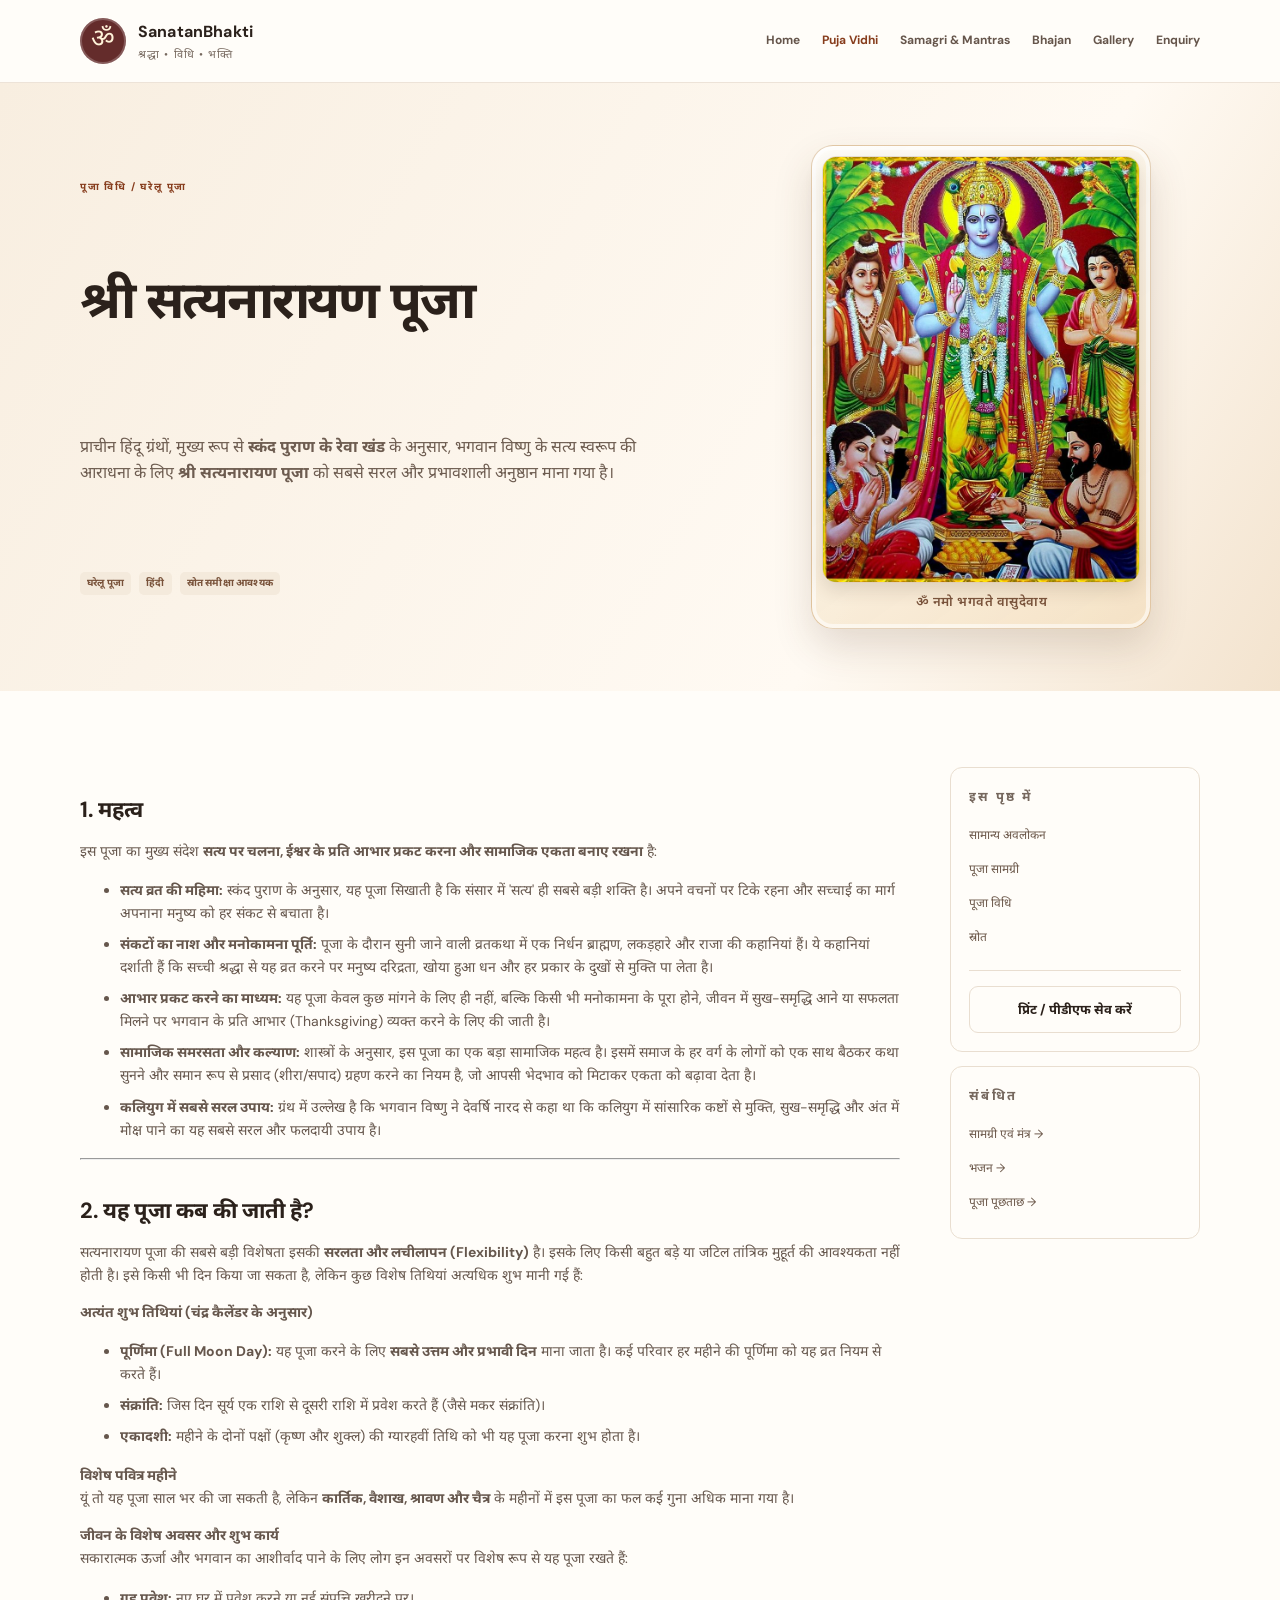
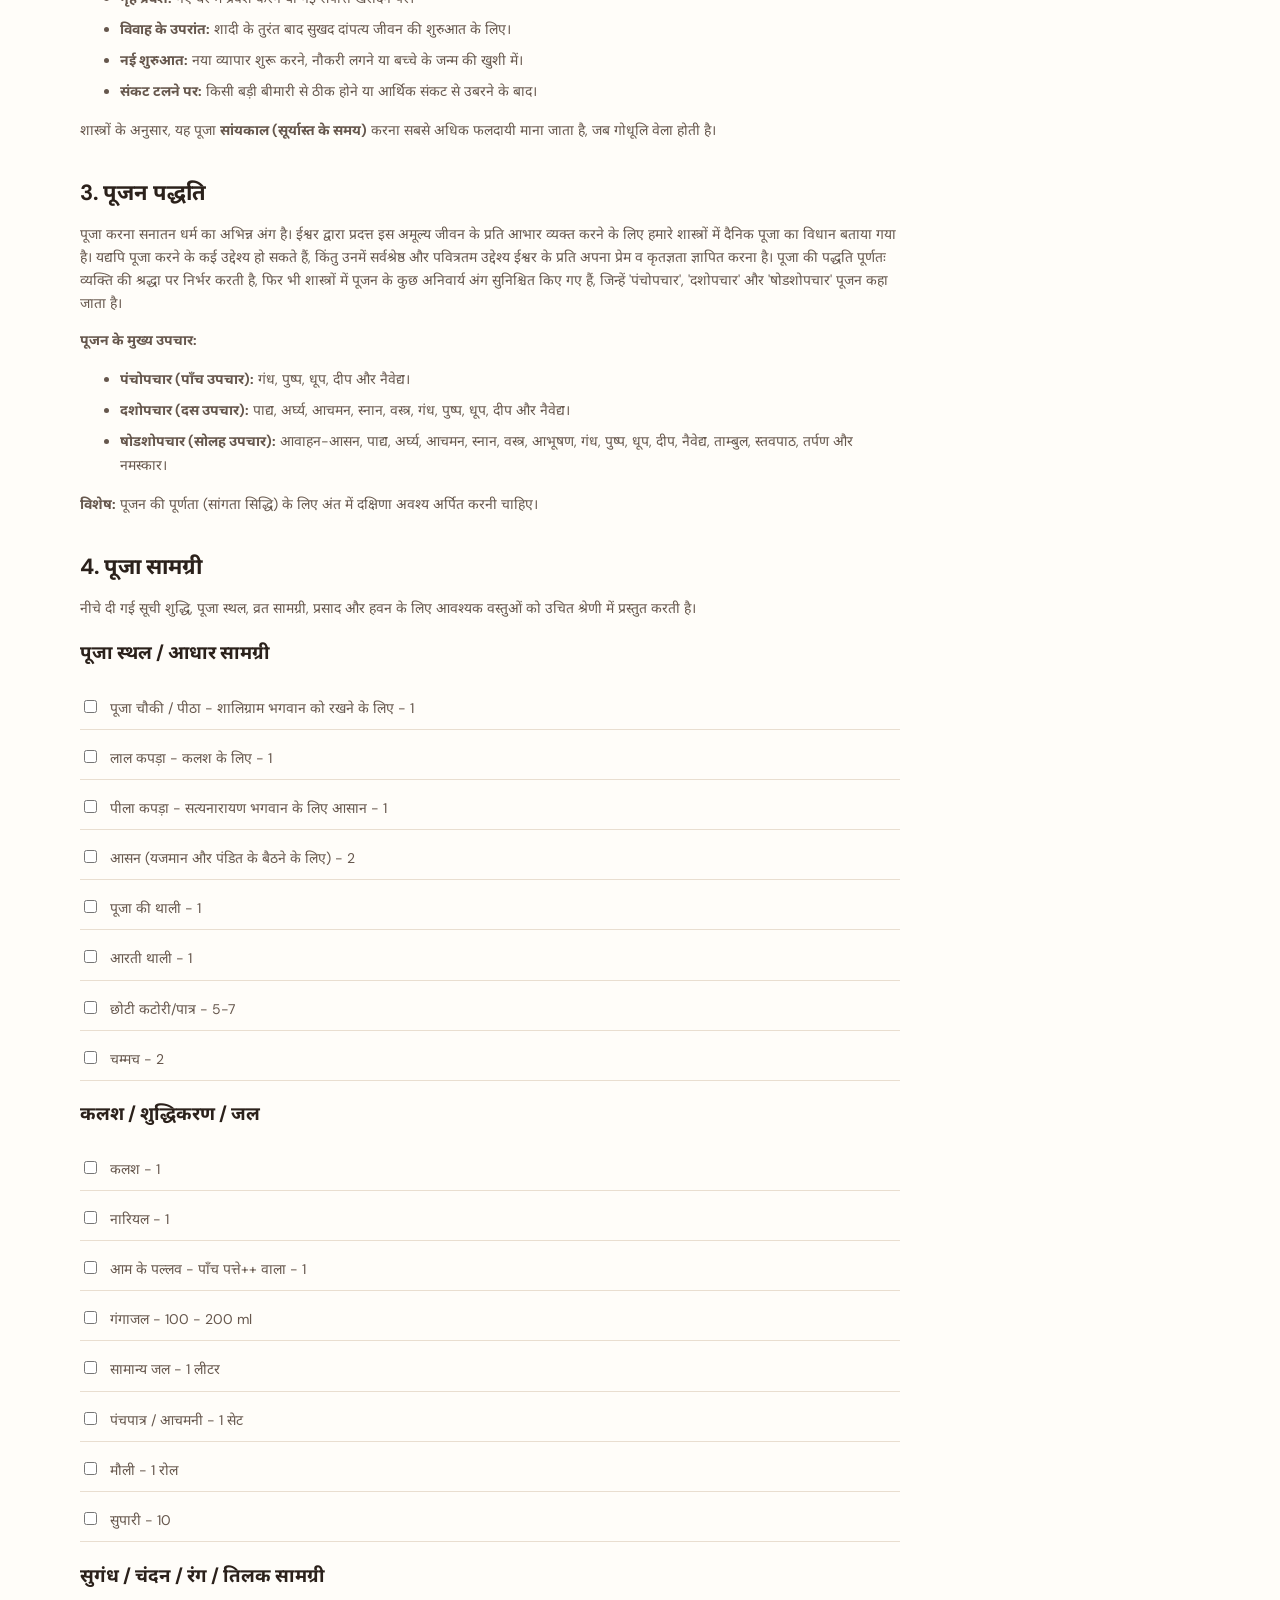
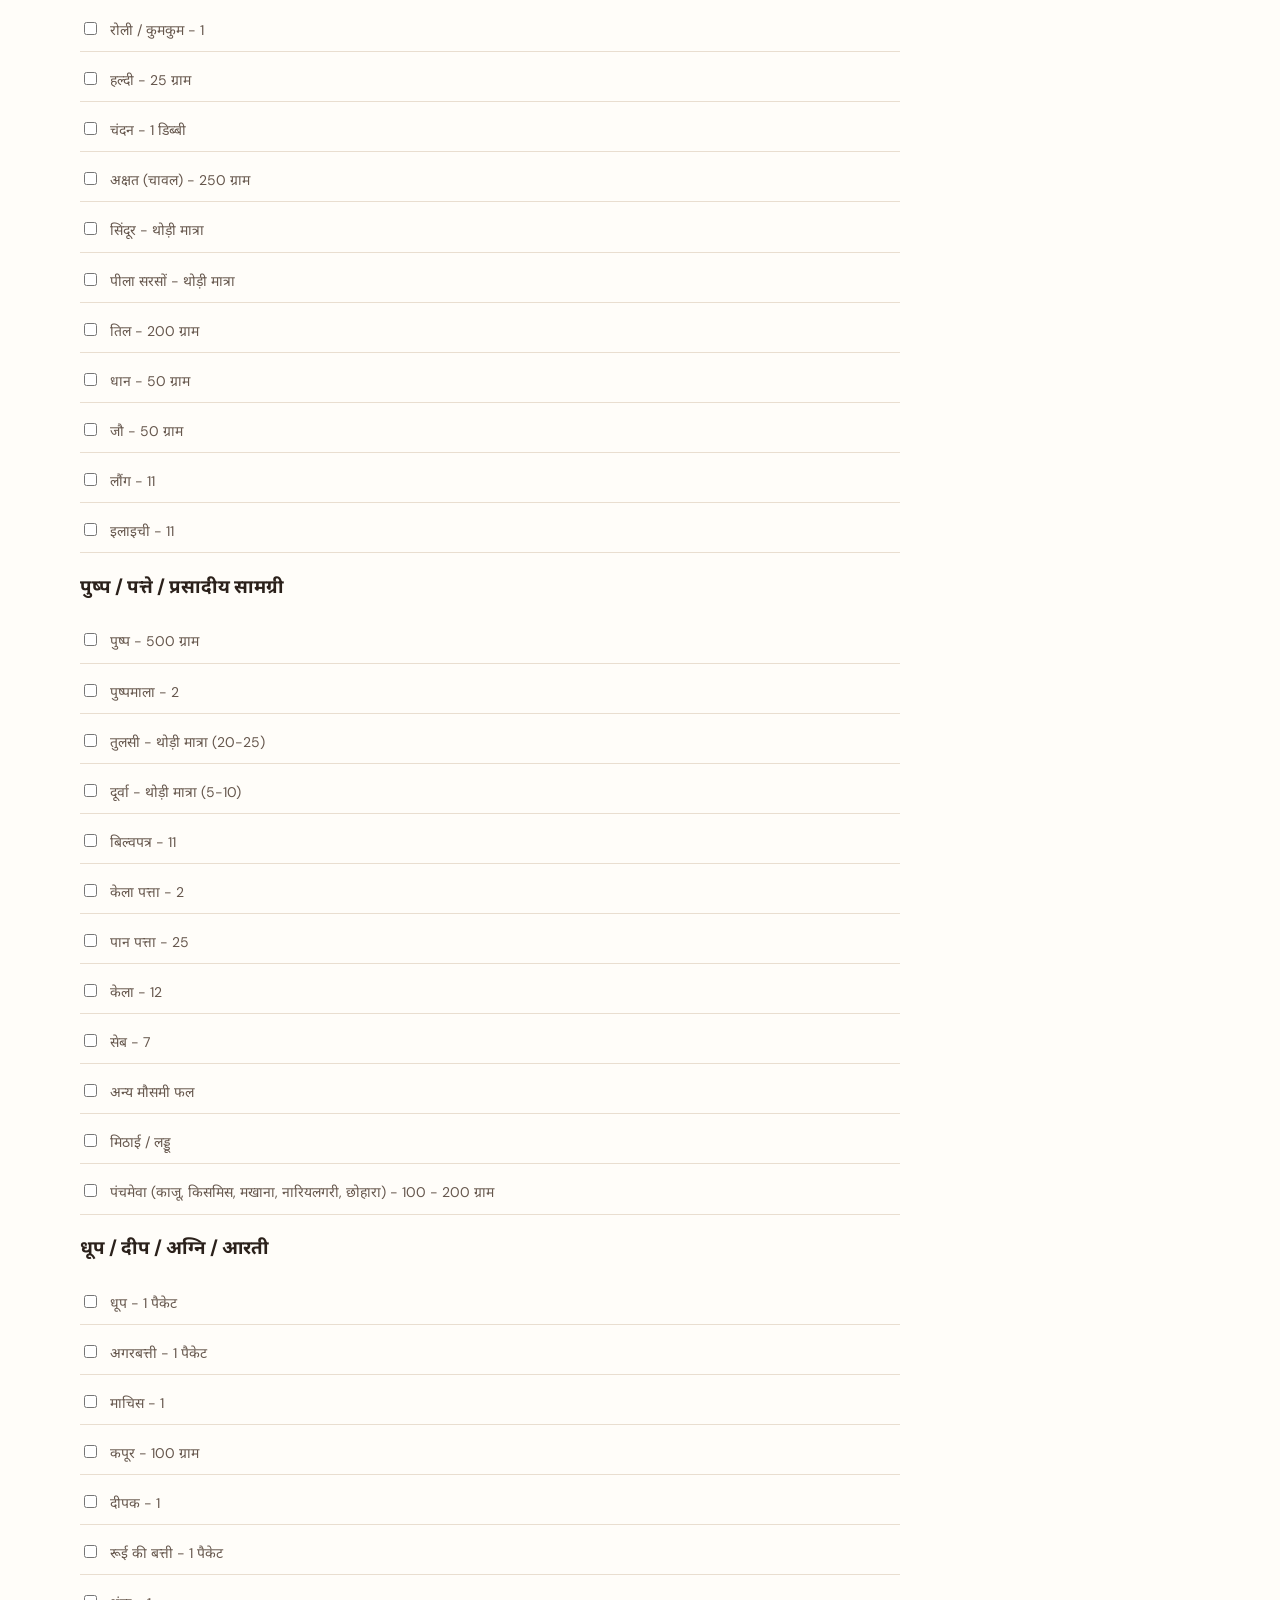
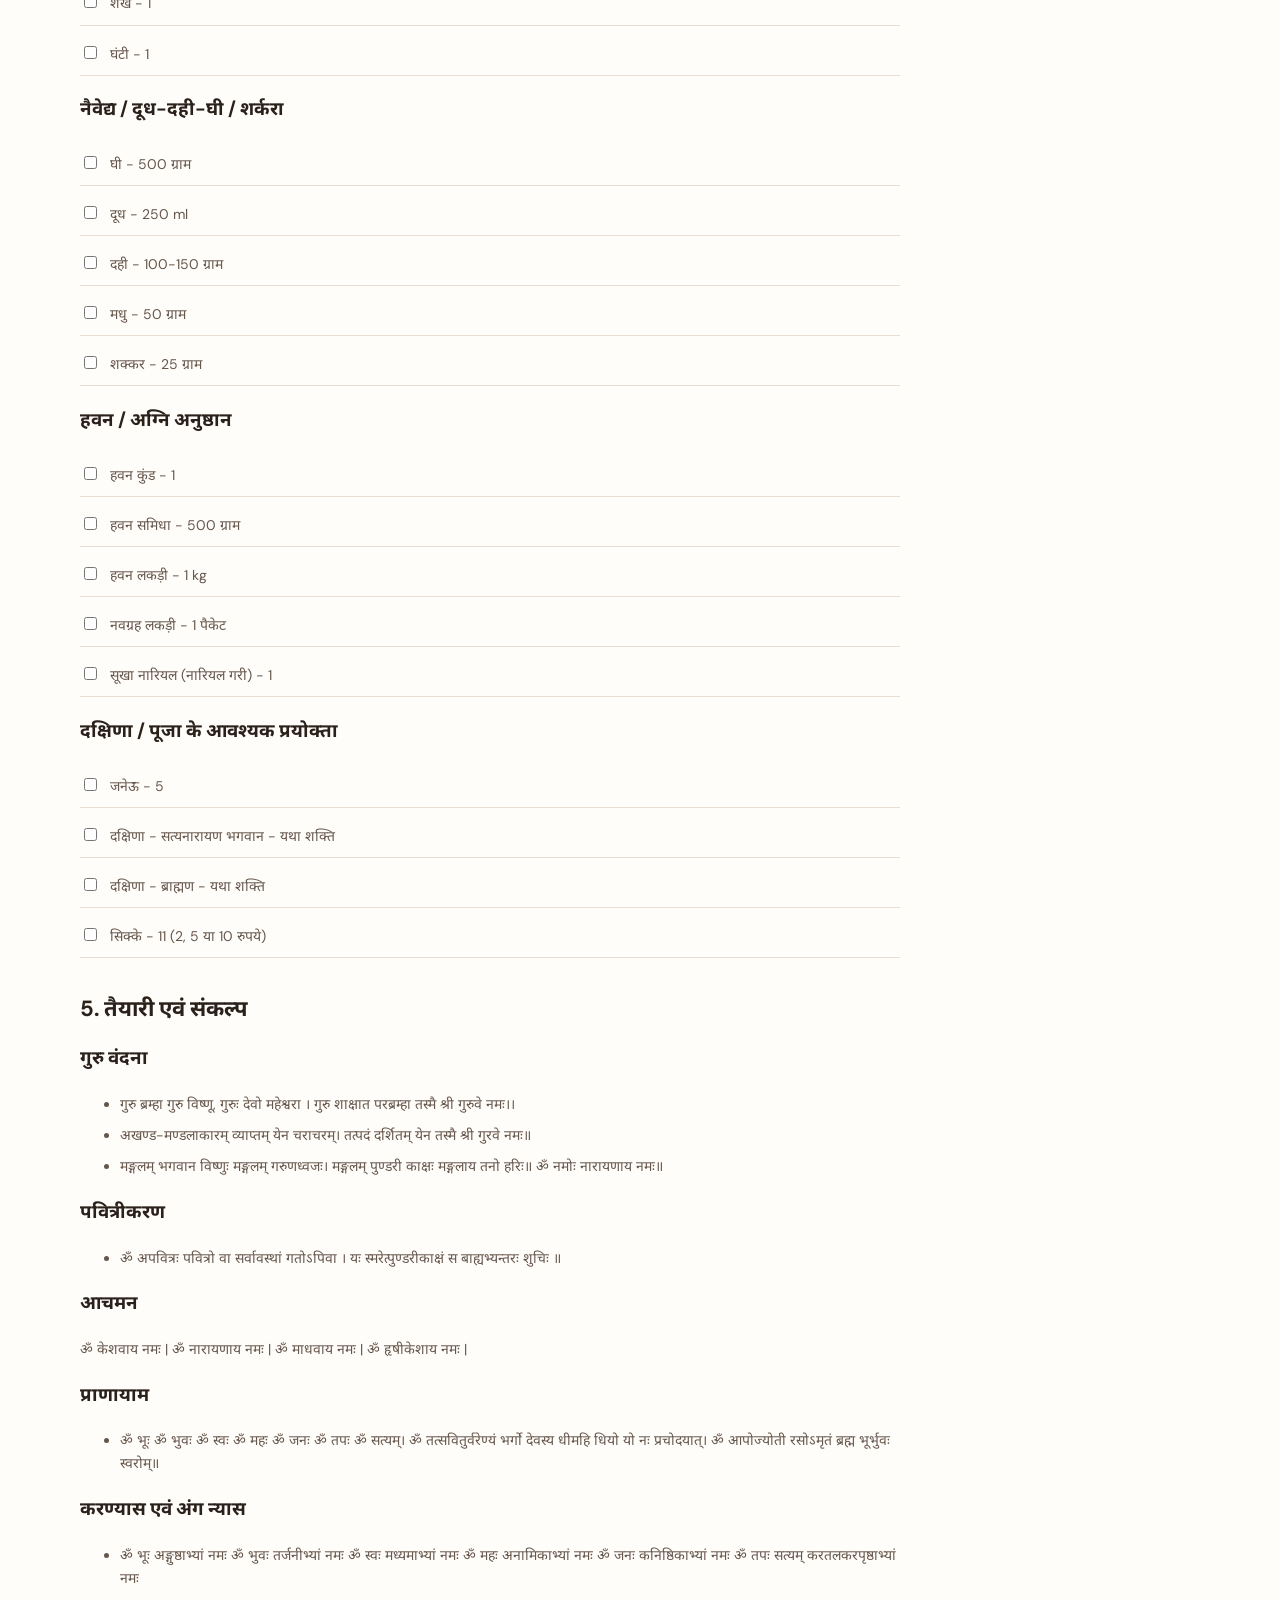
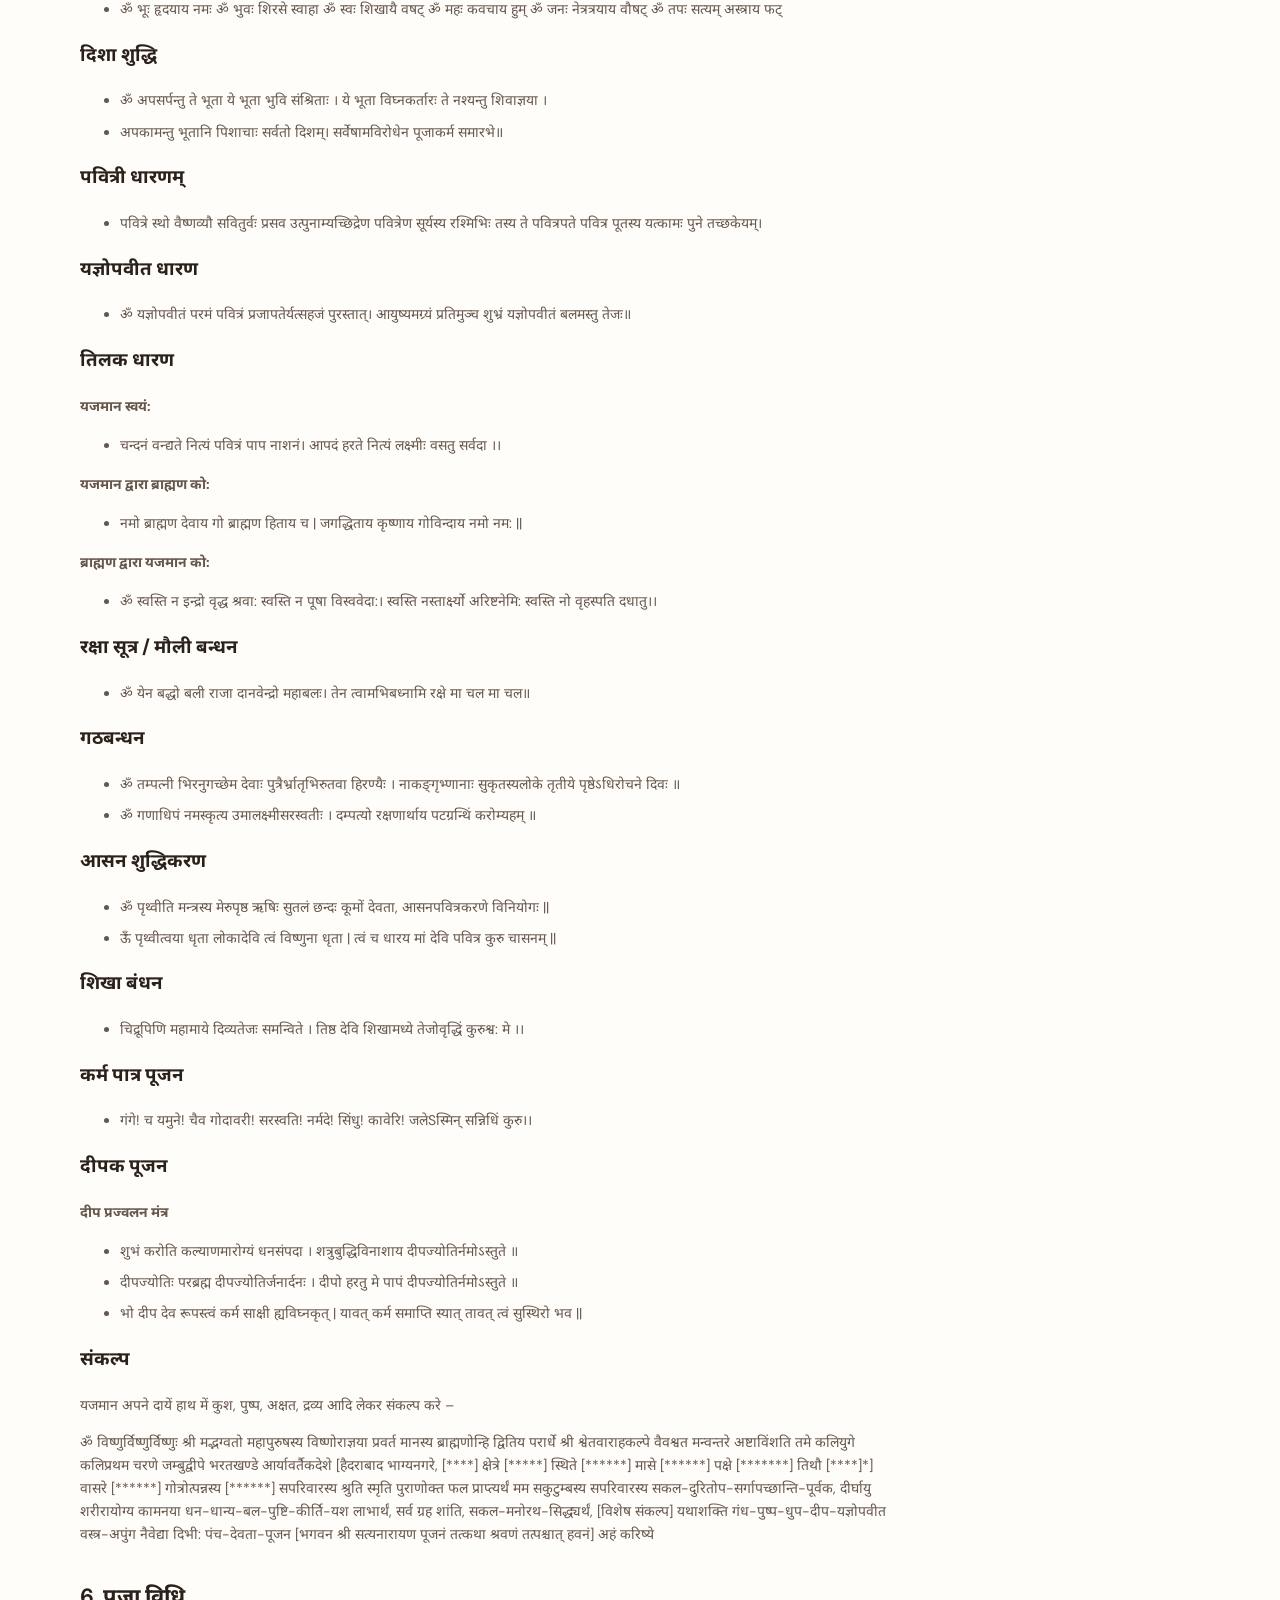
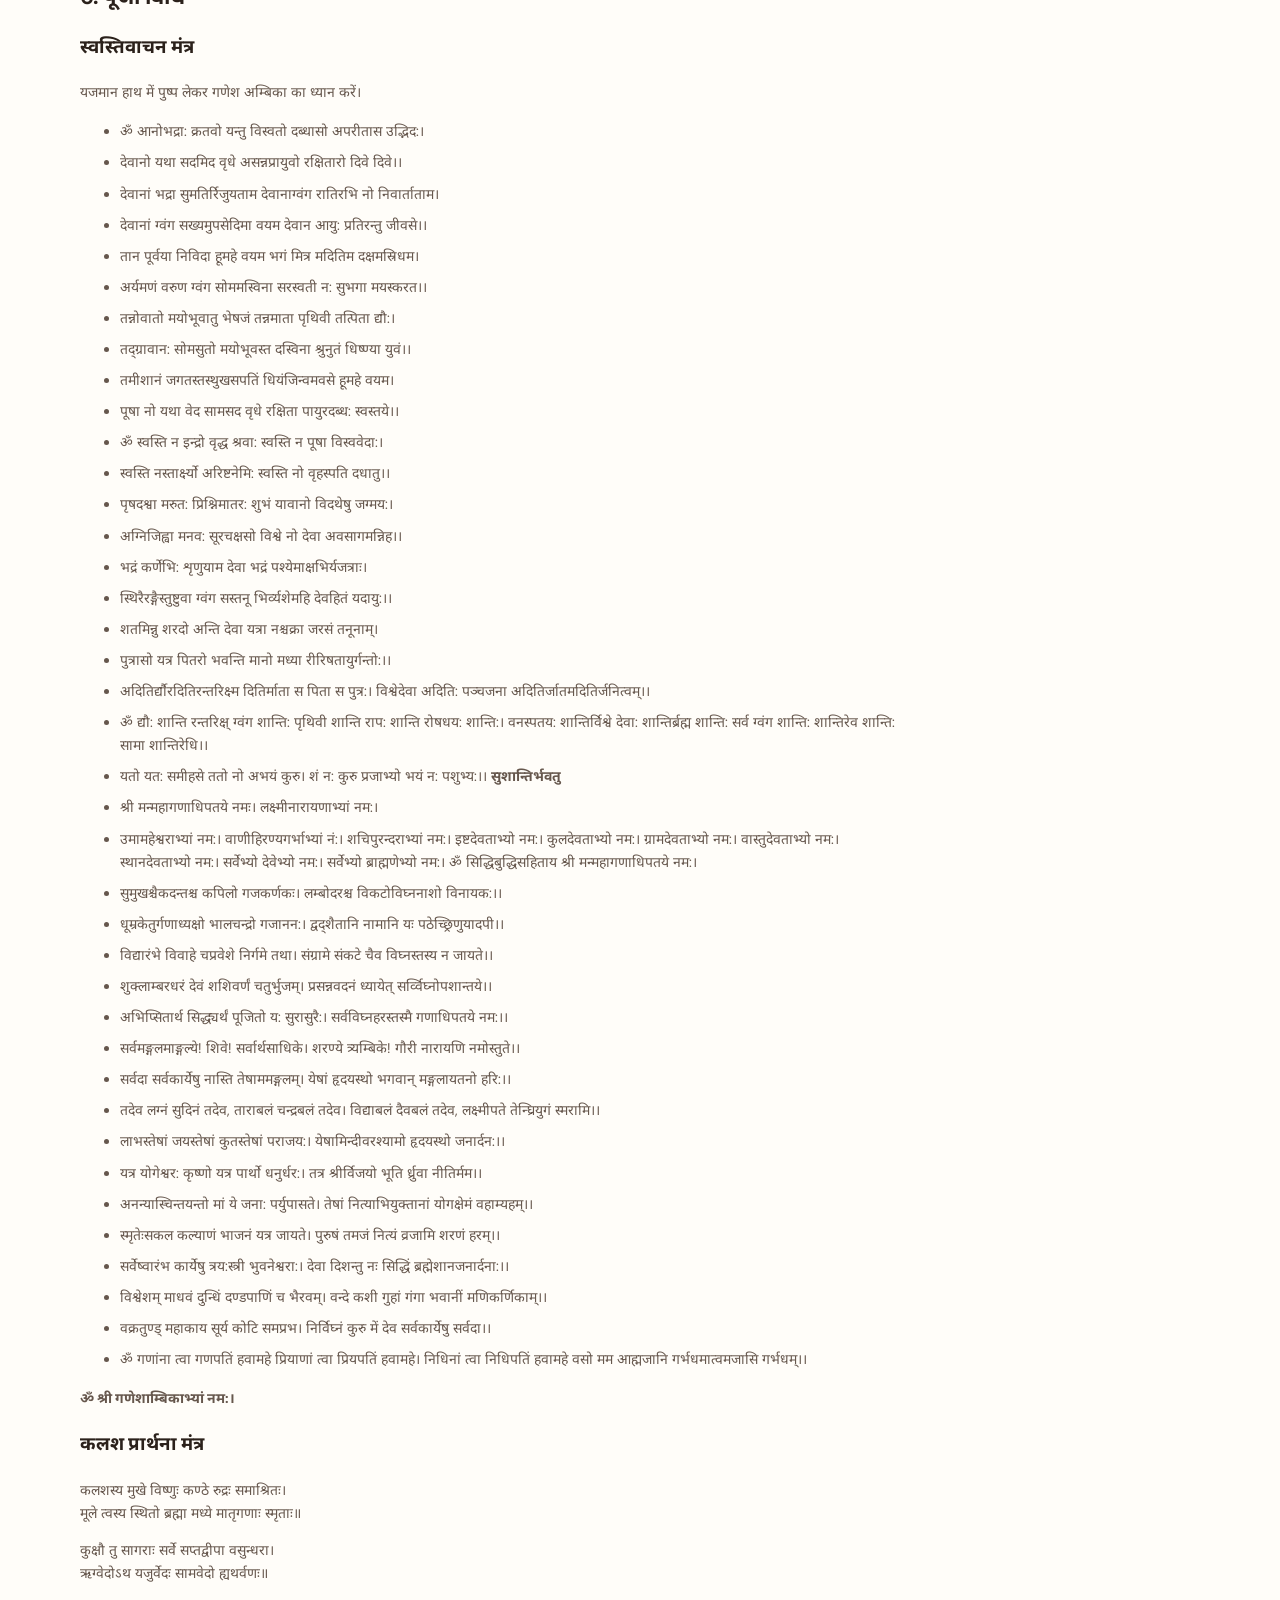
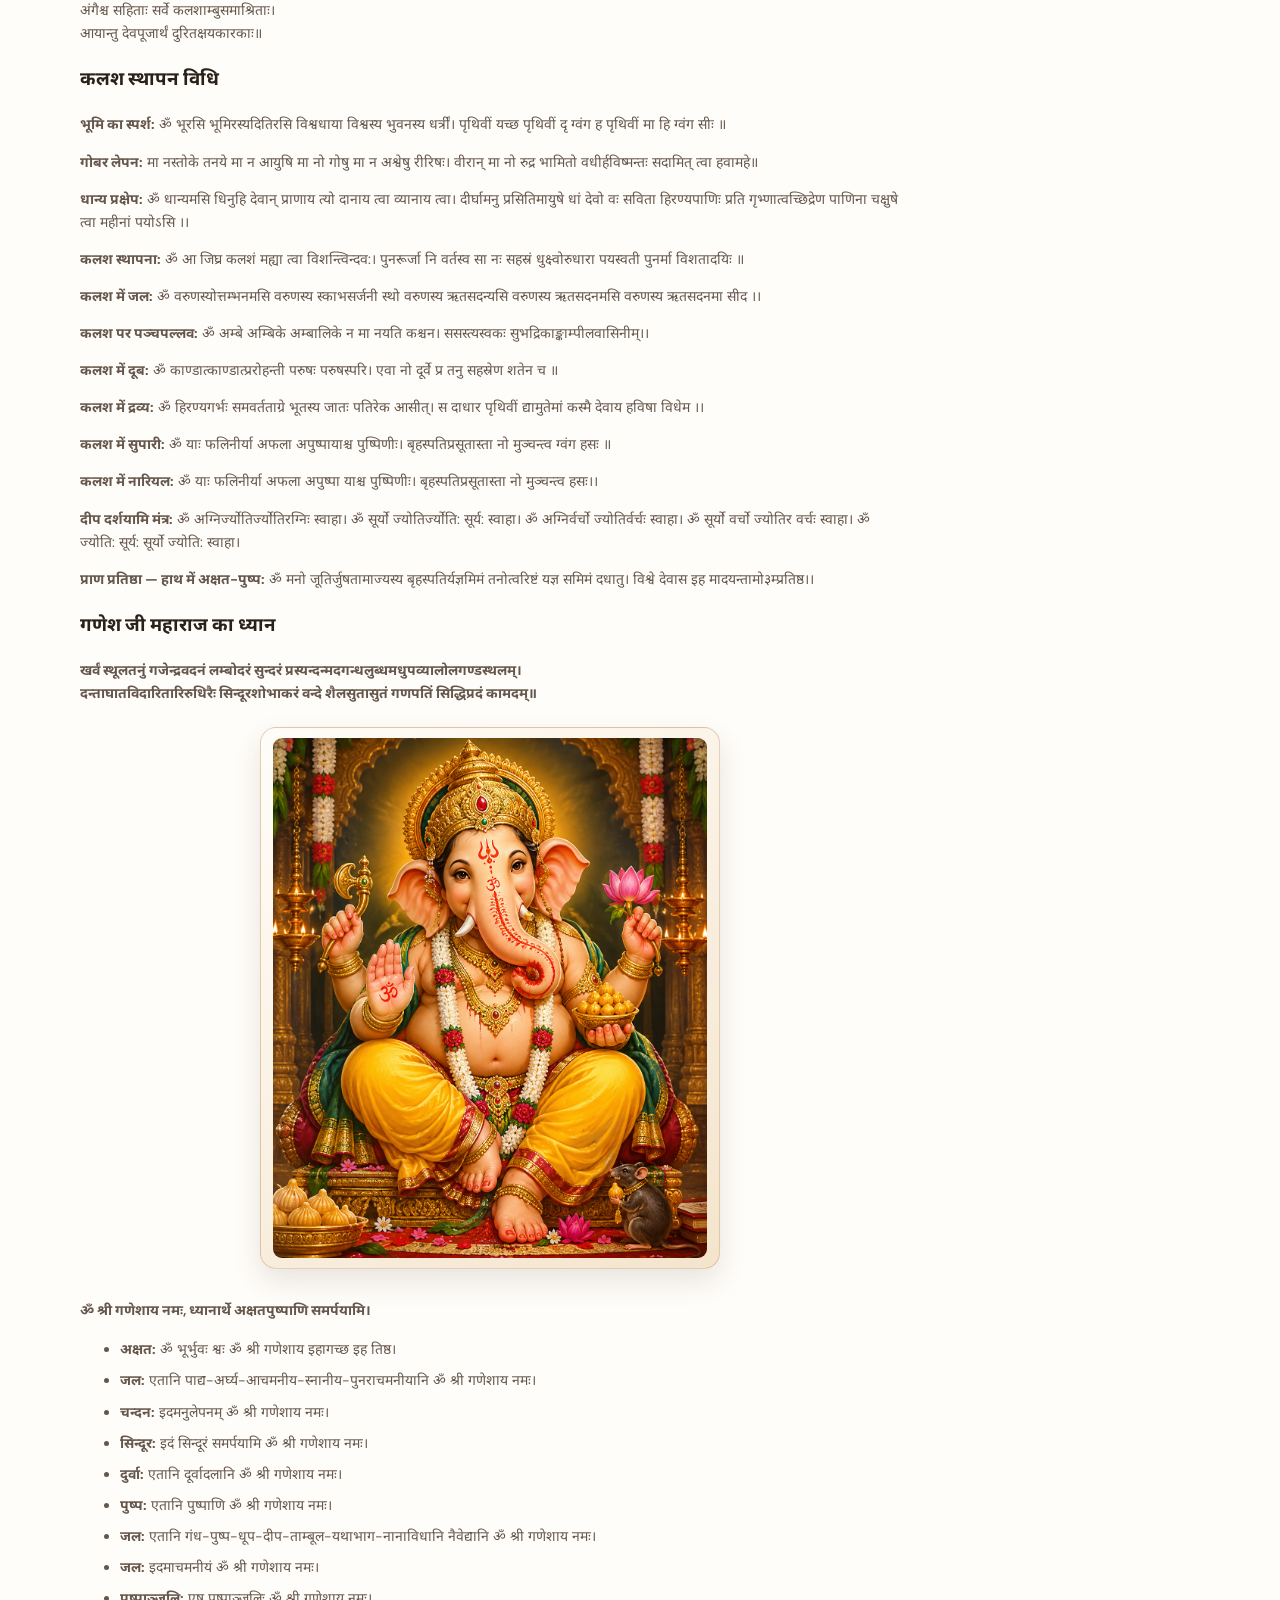
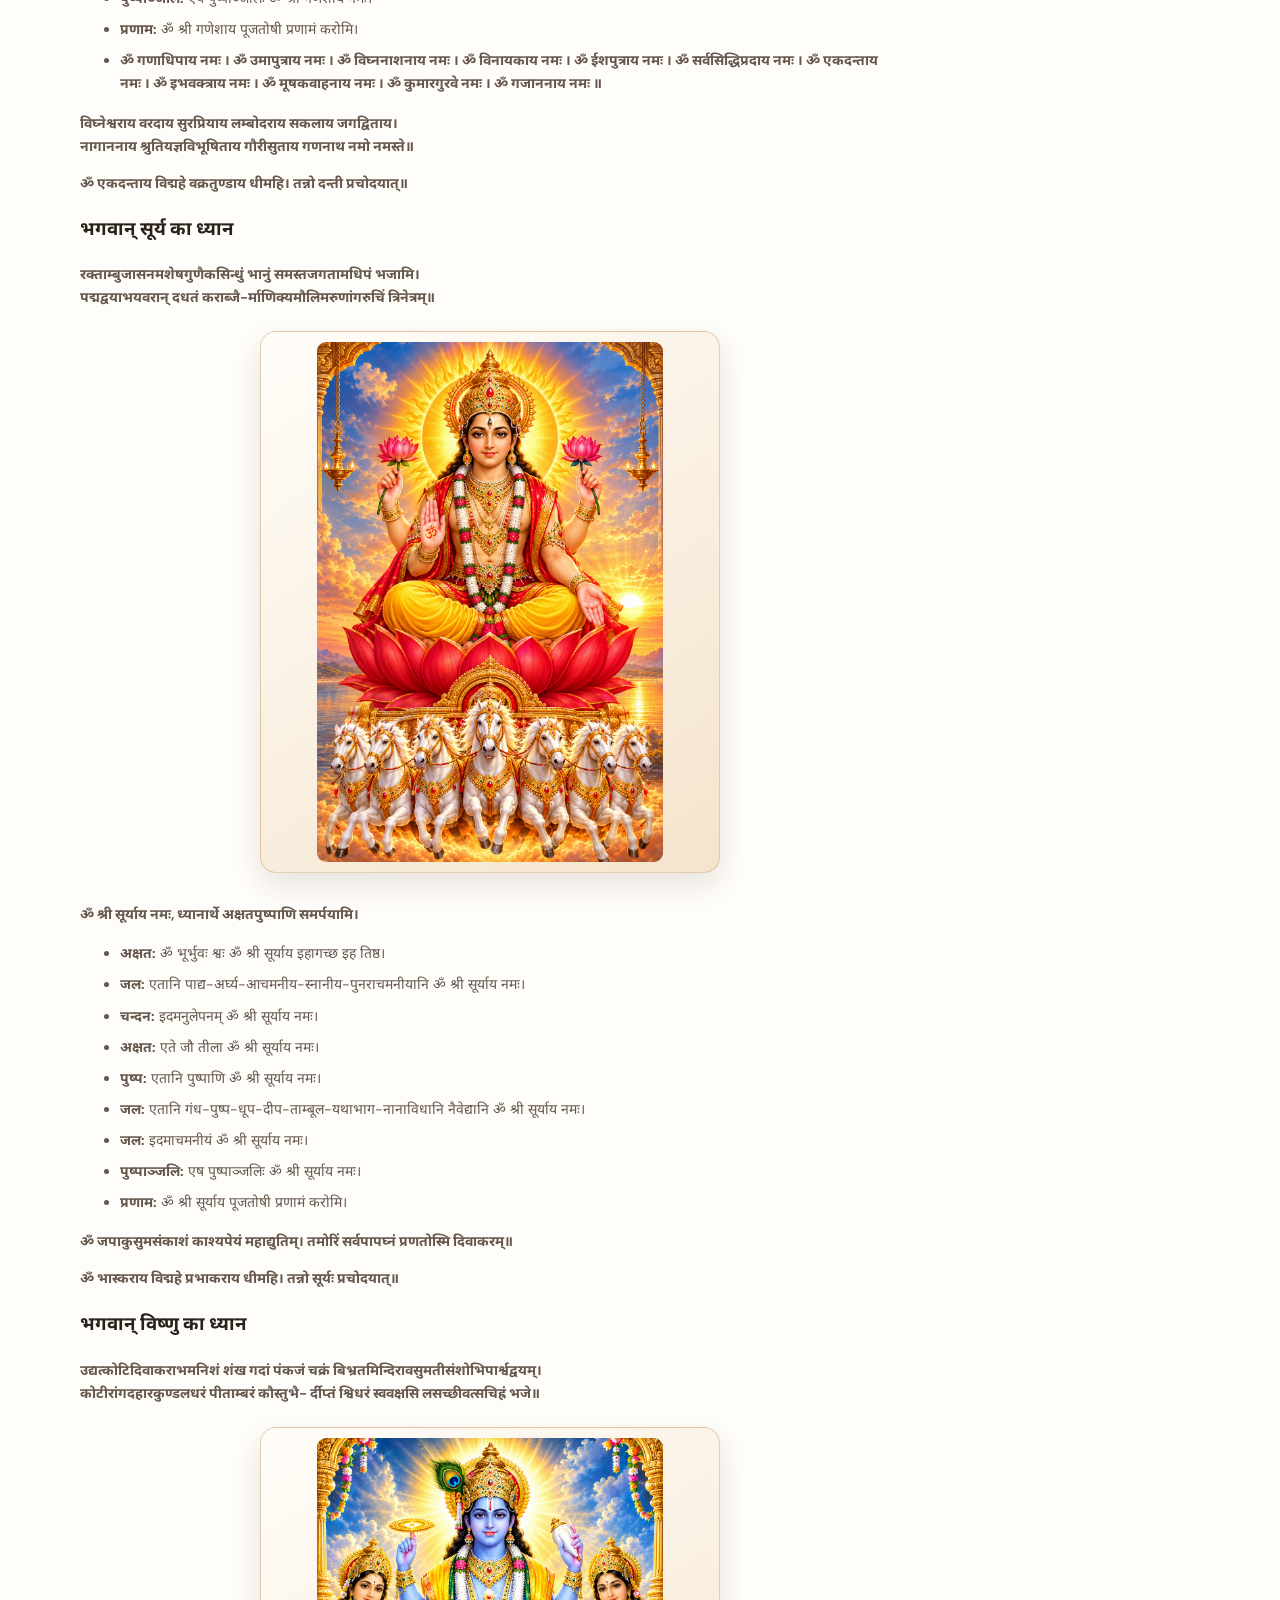
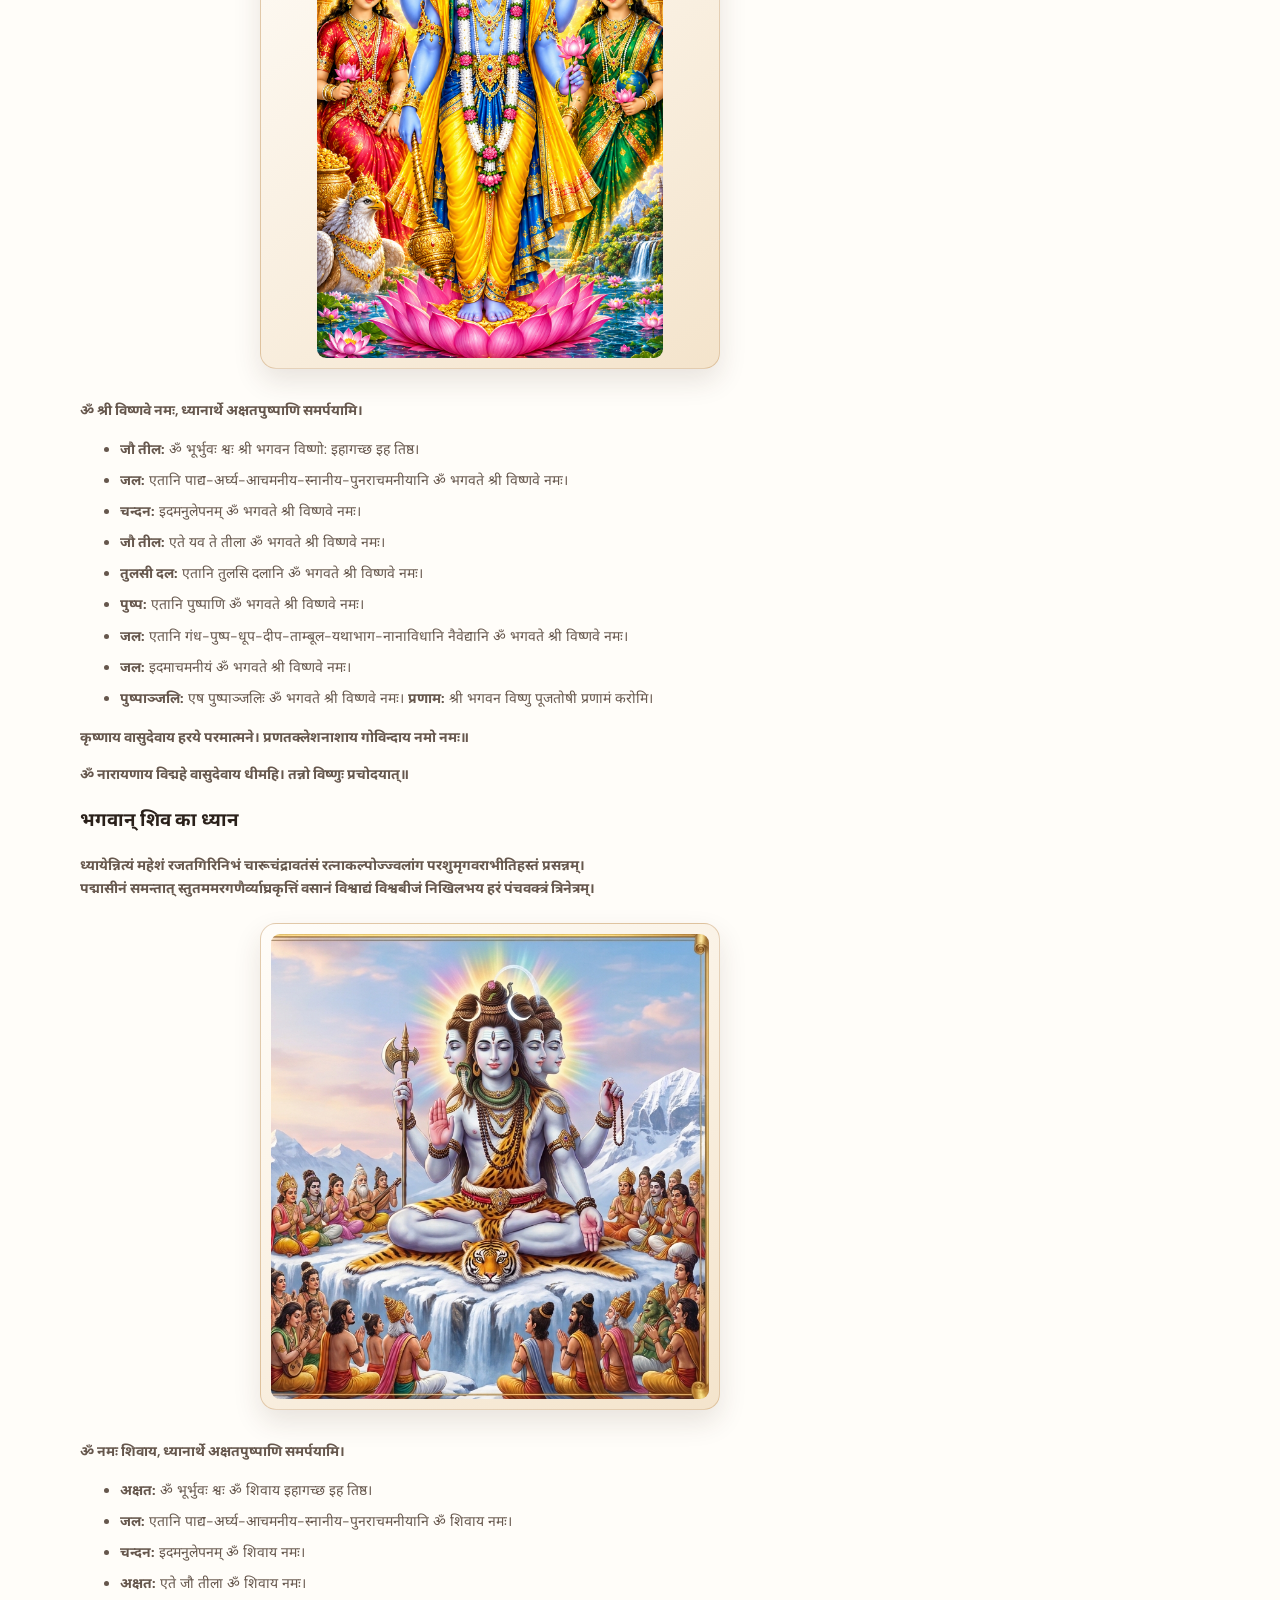
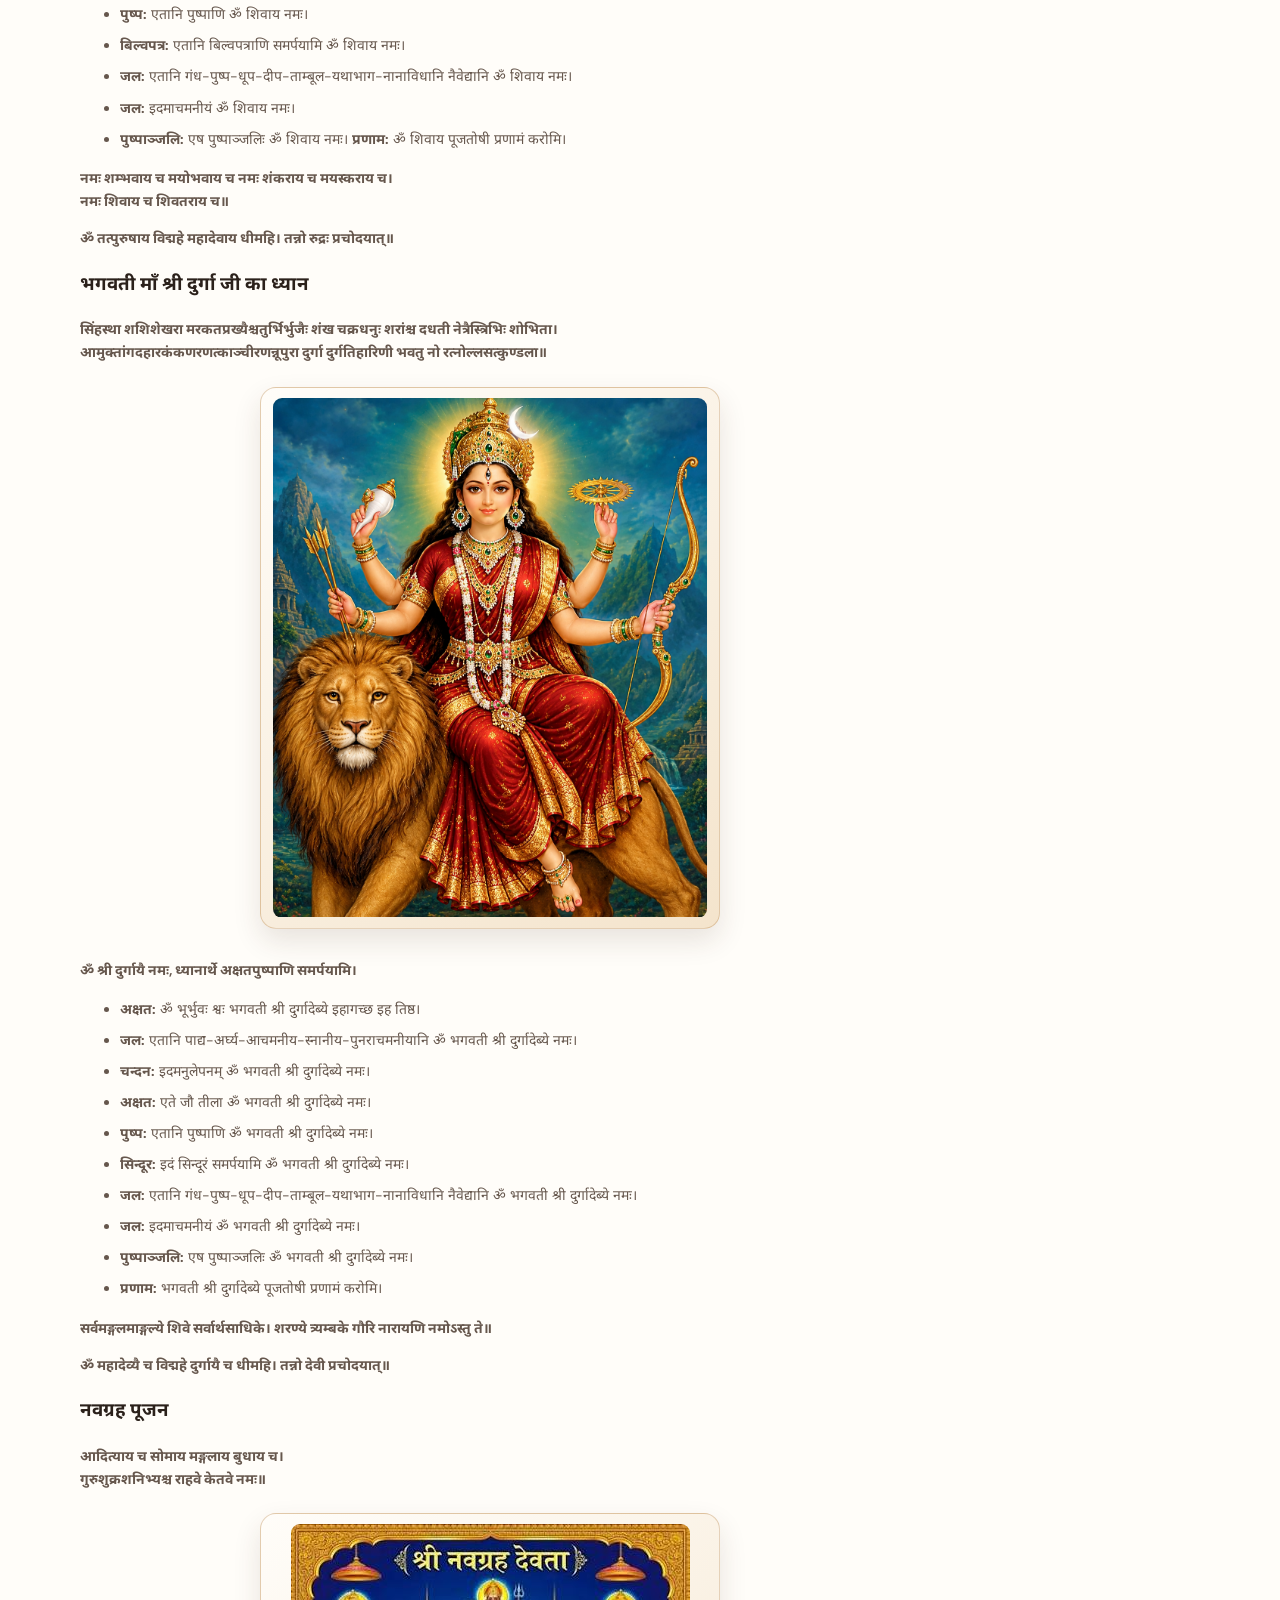
<file: puja/satyanarayan-puja.html>
<!doctype html>
<html lang="hi"><head><meta charset="utf-8"><meta name="viewport" content="width=device-width, initial-scale=1"><meta name="description" content="श्री सत्यनारायण पूजा का पवित्र संदर्भ पृष्ठ।"><title>श्री सत्यनारायण पूजा | SanatanBhakti</title><link rel="stylesheet" href="../assets/css/style.css"><link href="https://fonts.googleapis.com/css2?family=Noto+Serif+Devanagari:wght@400;700&amp;display=swap" rel="stylesheet"></head>
<body class="page-guide" data-depth="1"><header class="site-header"><div class="container header-inner"><a class="brand" href="../index.html"><span class="brand-mark">ॐ</span><span><strong>SanatanBhakti</strong><small>श्रद्धा • विधि • भक्ति</small></span></a><button class="menu-toggle" aria-label="Open navigation" aria-expanded="false">☰</button><nav class="site-nav" aria-label="Main navigation"></nav></div></header>
<main><section class="page-hero satyanarayan-hero"><div class="container"><p class="eyebrow"><a href="index.html">पूजा विधि</a> / घरेलू पूजा</p><h1>श्री सत्यनारायण पूजा</h1><figure class="satyanarayan-hero-art"><img src="../assets/images/SatyaNarayanBhagwan.jpg" alt="भगवान श्री सत्यनारायण का चित्र, भक्तों और पूजा-अर्चना के साथ"><figcaption>ॐ नमो भगवते वासुदेवाय</figcaption></figure><p>प्राचीन हिंदू ग्रंथों, मुख्य रूप से <strong>स्कंद पुराण के रेवा खंड</strong> के अनुसार, भगवान विष्णु के सत्य स्वरूप की आराधना के लिए <strong>श्री सत्यनारायण पूजा</strong> को सबसे सरल और प्रभावशाली अनुष्ठान माना गया है।</p><div class="meta-row"><span class="tag">घरेलू पूजा</span><span class="tag">हिंदी</span><span class="tag">स्रोत समीक्षा आवश्यक</span></div></div></section>
<section class="section container article-layout"><article class="article">
<h2>1. महत्व</h2><p>इस पूजा का मुख्य संदेश <strong>सत्य पर चलना, ईश्वर के प्रति आभार प्रकट करना और सामाजिक एकता बनाए रखना</strong> है:</p>
<ul>
<li><strong>सत्य व्रत की महिमा:</strong> स्कंद पुराण के अनुसार, यह पूजा सिखाती है कि संसार में 'सत्य' ही सबसे बड़ी शक्ति है। अपने वचनों पर टिके रहना और सच्चाई का मार्ग अपनाना मनुष्य को हर संकट से बचाता है।</li>
<li><strong>संकटों का नाश और मनोकामना पूर्ति:</strong> पूजा के दौरान सुनी जाने वाली व्रतकथा में एक निर्धन ब्राह्मण, लकड़हारे और राजा की कहानियां हैं। ये कहानियां दर्शाती हैं कि सच्ची श्रद्धा से यह व्रत करने पर मनुष्य दरिद्रता, खोया हुआ धन और हर प्रकार के दुखों से मुक्ति पा लेता है।</li>
<li><strong>आभार प्रकट करने का माध्यम:</strong> यह पूजा केवल कुछ मांगने के लिए ही नहीं, बल्कि किसी भी मनोकामना के पूरा होने, जीवन में सुख-समृद्धि आने या सफलता मिलने पर भगवान के प्रति आभार (Thanksgiving) व्यक्त करने के लिए की जाती है।</li>
<li><strong>सामाजिक समरसता और कल्याण:</strong> शास्त्रों के अनुसार, इस पूजा का एक बड़ा सामाजिक महत्व है। इसमें समाज के हर वर्ग के लोगों को एक साथ बैठकर कथा सुनने और समान रूप से प्रसाद (शीरा/सपाद) ग्रहण करने का नियम है, जो आपसी भेदभाव को मिटाकर एकता को बढ़ावा देता है।</li>
<li><strong>कलियुग में सबसे सरल उपाय:</strong> ग्रंथ में उल्लेख है कि भगवान विष्णु ने देवर्षि नारद से कहा था कि कलियुग में सांसारिक कष्टों से मुक्ति, सुख-समृद्धि और अंत में मोक्ष पाने का यह सबसे सरल और फलदायी उपाय है।</li>
</ul>
<hr>
<h2>2. यह पूजा कब की जाती है?</h2><p>सत्यनारायण पूजा की सबसे बड़ी विशेषता इसकी <strong>सरलता और लचीलापन (Flexibility)</strong> है। इसके लिए किसी बहुत बड़े या जटिल तांत्रिक मुहूर्त की आवश्यकता नहीं होती है। इसे किसी भी दिन किया जा सकता है, लेकिन कुछ विशेष तिथियां अत्यधिक शुभ मानी गई हैं:</p>
<p><strong>अत्यंत शुभ तिथियां (चंद्र कैलेंडर के अनुसार)</strong></p>
<ul>
<li><strong>पूर्णिमा (Full Moon Day):</strong> यह पूजा करने के लिए <strong>सबसे उत्तम और प्रभावी दिन</strong> माना जाता है। कई परिवार हर महीने की पूर्णिमा को यह व्रत नियम से करते हैं।</li>
<li><strong>संक्रांति:</strong> जिस दिन सूर्य एक राशि से दूसरी राशि में प्रवेश करते हैं (जैसे मकर संक्रांति)।</li>
<li><strong>एकादशी:</strong> महीने के दोनों पक्षों (कृष्ण और शुक्ल) की ग्यारहवीं तिथि को भी यह पूजा करना शुभ होता है।</li>
</ul>
<p><strong>विशेष पवित्र महीने</strong><br>यूं तो यह पूजा साल भर की जा सकती है, लेकिन <strong>कार्तिक, वैशाख, श्रावण और चैत्र</strong> के महीनों में इस पूजा का फल कई गुना अधिक माना गया है।</p>
<p><strong>जीवन के विशेष अवसर और शुभ कार्य</strong><br>सकारात्मक ऊर्जा और भगवान का आशीर्वाद पाने के लिए लोग इन अवसरों पर विशेष रूप से यह पूजा रखते हैं:</p>
<ul>
<li><strong>गृह प्रवेश:</strong> नए घर में प्रवेश करने या नई संपत्ति खरीदने पर।</li>
<li><strong>विवाह के उपरांत:</strong> शादी के तुरंत बाद सुखद दांपत्य जीवन की शुरुआत के लिए।</li>
<li><strong>नई शुरुआत:</strong> नया व्यापार शुरू करने, नौकरी लगने या बच्चे के जन्म की खुशी में।</li>
<li><strong>संकट टलने पर:</strong> किसी बड़ी बीमारी से ठीक होने या आर्थिक संकट से उबरने के बाद।</li>
</ul>
<p>शास्त्रों के अनुसार, यह पूजा <strong>सांयकाल (सूर्यास्त के समय)</strong> करना सबसे अधिक फलदायी माना जाता है, जब गोधूलि वेला होती है।</p>
<h2>3. पूजन पद्धति</h2><p>पूजा करना सनातन धर्म का अभिन्न अंग है। ईश्वर द्वारा प्रदत्त इस अमूल्य जीवन के प्रति आभार व्यक्त करने के लिए हमारे शास्त्रों में दैनिक पूजा का विधान बताया गया है। यद्यपि पूजा करने के कई उद्देश्य हो सकते हैं, किंतु उनमें सर्वश्रेष्ठ और पवित्रतम उद्देश्य ईश्वर के प्रति अपना प्रेम व कृतज्ञता ज्ञापित करना है। पूजा की पद्धति पूर्णतः व्यक्ति की श्रद्धा पर निर्भर करती है, फिर भी शास्त्रों में पूजन के कुछ अनिवार्य अंग सुनिश्चित किए गए हैं, जिन्हें 'पंचोपचार', 'दशोपचार' और 'षोडशोपचार' पूजन कहा जाता है।</p>
<p><strong>पूजन के मुख्य उपचार:</strong></p>
<ul>
<li><strong>पंचोपचार (पाँच उपचार):</strong> गंध, पुष्प, धूप, दीप और नैवेद्य।</li>
<li><strong>दशोपचार (दस उपचार):</strong> पाद्य, अर्घ्य, आचमन, स्नान, वस्त्र, गंध, पुष्प, धूप, दीप और नैवेद्य।</li>
<li><strong>षोडशोपचार (सोलह उपचार):</strong> आवाहन-आसन, पाद्य, अर्घ्य, आचमन, स्नान, वस्त्र, आभूषण, गंध, पुष्प, धूप, दीप, नैवेद्य, ताम्बुल, स्तवपाठ, तर्पण और नमस्कार।</li>
</ul>
<p><strong>विशेष:</strong> पूजन की पूर्णता (सांगता सिद्धि) के लिए अंत में दक्षिणा अवश्य अर्पित करनी चाहिए।</p>
<h2>4. पूजा सामग्री</h2>
<p>नीचे दी गई सूची शुद्धि, पूजा स्थल, व्रत सामग्री, प्रसाद और हवन के लिए आवश्यक वस्तुओं को उचित श्रेणी में प्रस्तुत करती है।</p>

<h3>पूजा स्थल / आधार सामग्री</h3>
<ul class="checklist">
<li><label><input type="checkbox"> पूजा चौकी / पीठा - शालिग्राम भगवान को रखने के लिए - 1</label></li>
<li><label><input type="checkbox"> लाल कपड़ा - कलश के लिए - 1</label></li>
<li><label><input type="checkbox"> पीला कपड़ा - सत्यनारायण भगवान के लिए आसान - 1</label></li>
<li><label><input type="checkbox"> आसन (यजमान और पंडित के बैठने के लिए) - 2</label></li>
<li><label><input type="checkbox"> पूजा की थाली - 1</label></li>
<li><label><input type="checkbox"> आरती थाली - 1</label></li>
<li><label><input type="checkbox"> छोटी कटोरी/पात्र - 5-7</label></li>
<li><label><input type="checkbox"> चम्मच - 2</label></li>
</ul>

<h3>कलश / शुद्धिकरण / जल</h3>
<ul class="checklist">
<li><label><input type="checkbox"> कलश - 1</label></li>
<li><label><input type="checkbox"> नारियल - 1</label></li>
<li><label><input type="checkbox"> आम के पल्लव - पाँच पत्ते++ वाला - 1</label></li>
<li><label><input type="checkbox"> गंगाजल - 100 - 200 ml</label></li>
<li><label><input type="checkbox"> सामान्य जल - 1 लीटर</label></li>
<li><label><input type="checkbox"> पंचपात्र / आचमनी - 1 सेट</label></li>
<li><label><input type="checkbox"> मौली - 1 रोल</label></li>
<li><label><input type="checkbox"> सुपारी - 10</label></li>
</ul>

<h3>सुगंध / चंदन / रंग / तिलक सामग्री</h3>
<ul class="checklist">
<li><label><input type="checkbox"> रोली / कुमकुम - 1</label></li>
<li><label><input type="checkbox"> हल्दी - 25 ग्राम</label></li>
<li><label><input type="checkbox"> चंदन - 1 डिब्बी</label></li>
<li><label><input type="checkbox"> अक्षत (चावल) - 250 ग्राम</label></li>
<li><label><input type="checkbox"> सिंदूर - थोड़ी मात्रा</label></li>
<li><label><input type="checkbox"> पीला सरसों - थोड़ी मात्रा</label></li>
<li><label><input type="checkbox"> तिल - 200 ग्राम</label></li>
<li><label><input type="checkbox"> धान - 50 ग्राम</label></li>
<li><label><input type="checkbox"> जौ - 50 ग्राम</label></li>
<li><label><input type="checkbox"> लौंग - 11</label></li>
<li><label><input type="checkbox"> इलाइची - 11</label></li>
</ul>

<h3>पुष्प / पत्ते / प्रसादीय सामग्री</h3>
<ul class="checklist">
<li><label><input type="checkbox"> पुष्प - 500 ग्राम</label></li>
<li><label><input type="checkbox"> पुष्पमाला - 2</label></li>
<li><label><input type="checkbox"> तुलसी - थोड़ी मात्रा (20-25)</label></li>
<li><label><input type="checkbox"> दूर्वा - थोड़ी मात्रा (5-10)</label></li>
<li><label><input type="checkbox"> बिल्वपत्र - 11</label></li>
<li><label><input type="checkbox"> केला पत्ता - 2</label></li>
<li><label><input type="checkbox"> पान पत्ता - 25</label></li>
<li><label><input type="checkbox"> केला - 12</label></li>
<li><label><input type="checkbox"> सेब - 7</label></li>
<li><label><input type="checkbox"> अन्य मौसमी फल</label></li>
<li><label><input type="checkbox"> मिठाई / लड्डू</label></li>
<li><label><input type="checkbox"> पंचमेवा (काजू, किसमिस, मखाना, नारियलगरी, छोहारा) - 100 - 200 ग्राम</label></li>
</ul>

<h3>धूप / दीप / अग्नि / आरती</h3>
<ul class="checklist">
<li><label><input type="checkbox"> धूप - 1 पैकेट</label></li>
<li><label><input type="checkbox"> अगरबत्ती - 1 पैकेट</label></li>
<li><label><input type="checkbox"> माचिस - 1</label></li>
<li><label><input type="checkbox"> कपूर - 100 ग्राम</label></li>
<li><label><input type="checkbox"> दीपक - 1</label></li>
<li><label><input type="checkbox"> रूई की बत्ती - 1 पैकेट</label></li>
<li><label><input type="checkbox"> शंख - 1</label></li>
<li><label><input type="checkbox"> घंटी - 1</label></li>
</ul>

<h3>नैवेद्य / दूध-दही-घी / शर्करा</h3>
<ul class="checklist">
<li><label><input type="checkbox"> घी - 500 ग्राम</label></li>
<li><label><input type="checkbox"> दूध - 250 ml</label></li>
<li><label><input type="checkbox"> दही - 100-150 ग्राम</label></li>
<li><label><input type="checkbox"> मधु - 50 ग्राम</label></li>
<li><label><input type="checkbox"> शक्कर - 25 ग्राम</label></li>
</ul>

<h3>हवन / अग्नि अनुष्ठान</h3>
<ul class="checklist">
<li><label><input type="checkbox"> हवन कुंड - 1</label></li>
<li><label><input type="checkbox"> हवन समिधा - 500 ग्राम</label></li>
<li><label><input type="checkbox"> हवन लकड़ी - 1 kg</label></li>
<li><label><input type="checkbox"> नवग्रह लकड़ी - 1 पैकेट</label></li>
<li><label><input type="checkbox"> सूखा नारियल (नारियल गरी) - 1</label></li>
</ul>

<h3>दक्षिणा / पूजा के आवश्यक प्रयोक्ता</h3>
<ul class="checklist">
<li><label><input type="checkbox"> जनेऊ - 5</label></li>
<li><label><input type="checkbox"> दक्षिणा - सत्यनारायण भगवान - यथा शक्ति</label></li>
<li><label><input type="checkbox"> दक्षिणा - ब्राह्मण - यथा शक्ति</label></li>
<li><label><input type="checkbox"> सिक्के - 11 (2, 5 या 10 रुपये)</label></li>
</ul>
<h2>5. तैयारी एवं संकल्प</h2>
<h3>गुरु वंदना</h3>
<ul>
<li>गुरु ब्रम्हा गुरु विष्णू, गुरुः देवो महेश्वरा । गुरु शाक्षात परब्रम्हा तस्मै श्री गुरुवे नमः।।</li>
<li>अखण्ड-मण्डलाकारम् व्याप्तम् येन चराचरम्। तत्पदं दर्शितम् येन तस्मै श्री गुरवे नमः॥</li>
<li>मङ्गलम् भगवान विष्णुः मङ्गलम् गरुणध्वजः। मङ्गलम् पुण्डरी काक्षः मङ्गलाय तनो हरिः॥ ॐ नमोः नारायणाय नमः॥</li>
</ul>

<h3>पवित्रीकरण</h3>
<ul>
<li>ॐ अपवित्रः पवित्रो वा सर्वावस्थां गतोऽपिवा । यः स्मरेत्पुण्डरीकाक्षं स बाह्यभ्यन्तरः शुचिः ॥</li>
</ul>

<h3>आचमन</h3>
<p>ॐ केशवाय नमः | ॐ नारायणाय नमः | ॐ माधवाय नमः | ॐ हृषीकेशाय नमः |</p>

<h3>प्राणायाम</h3>
<ul>
<li>ॐ भूः ॐ भुवः ॐ स्वः ॐ महः ॐ जनः ॐ तपः ॐ सत्यम्। ॐ तत्सवितुर्वरेण्यं भर्गो देवस्य धीमहि धियो यो नः प्रचोदयात्। ॐ आपोज्योती रसोऽमृतं ब्रह्म भूर्भुवः स्वरोम्॥</li>
</ul>

<h3>करण्यास एवं अंग न्यास</h3>
<ul>
<li>ॐ भूः अङ्गुष्ठाभ्यां नमः ॐ भुवः तर्जनीभ्यां नमः ॐ स्वः मध्यमाभ्यां नमः ॐ महः अनामिकाभ्यां नमः ॐ जनः कनिष्ठिकाभ्यां नमः ॐ तपः सत्यम् करतलकरपृष्ठाभ्यां नमः</li>
<li>ॐ भूः हृदयाय नमः ॐ भुवः शिरसे स्वाहा ॐ स्वः शिखायै वषट् ॐ महः कवचाय हुम् ॐ जनः नेत्रत्रयाय वौषट् ॐ तपः सत्यम् अस्त्राय फट्</li>
</ul>

<h3>दिशा शुद्धि</h3>
<ul>
<li>ॐ अपसर्पन्तु ते भूता ये भूता भुवि संश्रिताः । ये भूता विघ्नकर्तारः ते नश्यन्तु शिवाज्ञया ।</li>
<li>अपकामन्तु भूतानि पिशाचाः सर्वतो दिशम्। सर्वेषामविरोधेन पूजाकर्म समारभे॥</li>
</ul>

<h3>पवित्री धारणम्</h3>
<ul>
<li>पवित्रे स्थो वैष्णव्यौ सवितुर्वः प्रसव उत्पुनाम्यच्छिद्रेण पवित्रेण सूर्यस्य रश्मिभिः तस्य ते पवित्रपते पवित्र पूतस्य यत्कामः पुने तच्छकेयम्।</li>
</ul>

<h3>यज्ञोपवीत धारण</h3>
<ul>
<li>ॐ यज्ञोपवीतं परमं पवित्रं प्रजापतेर्यत्सहजं पुरस्तात्। आयुष्यमग्र्यं प्रतिमुञ्च शुभ्रं यज्ञोपवीतं बलमस्तु तेजः॥</li>
</ul>

<h3>तिलक धारण</h3>
<p><strong>यजमान स्वयं:</strong></p>
<ul>
<li>चन्दनं वन्द्यते नित्यं पवित्रं पाप नाशनं। आपदं हरते नित्यं लक्ष्मीः वसतु सर्वदा ।।</li>
</ul>
<p><strong>यजमान द्वारा ब्राह्मण को:</strong></p>
<ul>
<li>नमो ब्राह्मण देवाय गो ब्राह्मण हिताय च | जगद्धिताय कृष्णाय गोविन्दाय नमो नम: ||</li>
</ul>
<p><strong>ब्राह्मण द्वारा यजमान को:</strong></p>
<ul>
<li>ॐ स्वस्ति न इन्द्रो वृद्ध श्रवा: स्वस्ति न पूषा विस्ववेदा:। स्वस्ति नस्तार्क्ष्यो अरिष्टनेमि: स्वस्ति नो वृहस्पति दधातु।।</li>
</ul>

<h3>रक्षा सूत्र / मौली बन्धन</h3>
<ul>
<li>ॐ येन बद्धो बली राजा दानवेन्द्रो महाबलः। तेन त्वामभिबध्नामि रक्षे मा चल मा चल॥</li>
</ul>

<h3>गठबन्धन</h3>
<ul>
<li>ॐ तम्पत्नी भिरनुगच्छेम देवाः पुत्रैर्भ्रातृभिरुतवा हिरण्यैः । नाकङ्गृभ्णानाः सुकृतस्यलोके तृतीये पृष्ठेऽधिरोचने दिवः ॥</li>
<li>ॐ गणाधिपं नमस्कृत्य उमालक्ष्मीसरस्वतीः । दम्पत्यो रक्षणार्थाय पटग्रन्थिं करोम्यहम् ॥</li>
</ul>

<h3>आसन शुद्धिकरण</h3>
<ul>
<li>ॐ पृथ्वीति मन्त्रस्य मेरुपृष्ठ ऋषिः सुतलं छन्दः कूमों देवता, आसनपवित्रकरणे विनियोगः ||</li>
<li>ऊँ पृथ्वीत्वया धृता लोकादेवि त्वं विष्णुना धृता | त्वं च धारय मां देवि पवित्र कुरु चासनम् ||</li>
</ul>

<h3>शिखा बंधन</h3>
<ul>
<li>चिद्रूपिणि महामाये दिव्यतेजः समन्विते । तिष्ठ देवि शिखामध्ये तेजोवृद्धिं कुरुश्व: मे ।।</li>
</ul>

<h3>कर्म पात्र पूजन</h3>
<ul>
<li>गंगे! च यमुने! चैव गोदावरी! सरस्वति! नर्मदे! सिंधु! कावेरि! जलेSस्मिन् सन्निधिं कुरु।।</li>
</ul>

<h3>दीपक पूजन</h3>
<p><strong>दीप प्रज्वलन मंत्र</strong></p>
<ul>
<li>शुभं करोति कल्याणमारोग्यं धनसंपदा । शत्रुबुद्धिविनाशाय दीपज्योतिर्नमोऽस्तुते ॥</li>
<li>दीपज्योतिः परब्रह्म दीपज्योतिर्जनार्दनः । दीपो हरतु मे पापं दीपज्योतिर्नमोऽस्तुते ॥</li>
<li>भो दीप देव रूपस्त्वं कर्म साक्षी ह्यविघ्नकृत् | यावत् कर्म समाप्ति स्यात् तावत् त्वं सुस्थिरो भव ||</li>
</ul>

<h3>संकल्प</h3>
<p>यजमान अपने दायें हाथ में कुश, पुष्प, अक्षत, द्रव्य आदि लेकर संकल्प करे –</p>
<p>ॐ विष्णुर्विष्णुर्विष्णुः श्री मद्भग्वतो महापुरुषस्य विष्णोराज्ञया प्रवर्त मानस्य ब्राह्मणोन्हि द्वितिय परार्धे श्री श्वेतवाराहकल्पे वैवश्वत मन्वन्तरे अष्टाविंशति तमे कलियुगे कलिप्रथम चरणे जम्बुद्वीपे भरतखण्डे आर्यावर्तैकदेशे [हैदराबाद भाग्यनगरे, [****] क्षेत्रे [*****] स्थिते [******] मासे [******] पक्षे [*******] तिथौ [****]*] वासरे [******] गोत्रोत्पन्नस्य [******] सपरिवारस्य श्रुति स्मृति पुराणोक्त फल प्राप्त्यर्थं मम सकुटुम्बस्य सपरिवारस्य सकल-दुरितोप-सर्गापच्छान्ति-पूर्वक, दीर्घायु शरीरायोग्य कामनया धन-धान्य-बल-पुष्टि-कीर्ति-यश लाभार्थं, सर्व ग्रह शांति, सकल-मनोरथ-सिद्ध्यर्थं, [विशेष संकल्प] यथाशक्ति गंध-पुष्प-धुप-दीप-यज्ञोपवीत वस्त्र-अपुंग नैवेद्या दिभी: पंच-देवता-पूजन [भगवन श्री सत्यनारायण पूजनं तत्कथा श्रवणं तत्पश्चात् हवनं] अहं करिष्ये</p>
<h2>6. पूजा विधि</h2>
<h3>स्वस्तिवाचन मंत्र</h3>
<p>यजमान हाथ में पुष्प लेकर गणेश अम्बिका का ध्यान करें।</p>
<ul>
<li>ॐ आनोभद्रा: क्रतवो यन्तु विस्वतो दब्धासो अपरीतास उद्भिद:।</li>
<li>देवानो यथा सदमिद वृधे असन्नप्रायुवो रक्षितारो दिवे दिवे।।</li>
<li>देवानां भद्रा सुमतिर्रिजुयताम देवानाग्वंग रातिरभि नो निवार्ताताम।</li>
<li>देवानां ग्वंग सख्यमुपसेदिमा वयम देवान आयु: प्रतिरन्तु जीवसे।।</li>
<li>तान पूर्वया निविदा हूमहे वयम भगं मित्र मदितिम दक्षमस्रिधम।</li>
<li>अर्यमणं वरुण ग्वंग सोममस्विना सरस्वती न: सुभगा मयस्करत।।</li>
<li>तन्नोवातो मयोभूवातु भेषजं तन्नमाता पृथिवी तत्पिता द्यौ:।</li>
<li>तद्ग्रावान: सोमसुतो मयोभूवस्त दस्विना श्रुनुतं धिष्ण्या युवं।।</li>
<li>तमीशानं जगतस्तस्थुखसपतिं धियंजिन्वमवसे हूमहे वयम।</li>
<li>पूषा नो यथा वेद सामसद वृधे रक्षिता पायुरदब्ध: स्वस्तये।।</li>
<li>ॐ स्वस्ति न इन्द्रो वृद्ध श्रवा: स्वस्ति न पूषा विस्ववेदा:।</li>
<li>स्वस्ति नस्तार्क्ष्यो अरिष्टनेमि: स्वस्ति नो वृहस्पति दधातु।।</li>
<li>पृषदश्वा मरुत: प्रिश्निमातर: शुभं यावानो विदथेषु जग्मय:।</li>
<li>अग्निजिह्वा मनव: सूरचक्षसो विश्वे नो देवा अवसागमन्निह।।</li>
<li>भद्रं कर्णेभि: शृणुयाम देवा भद्रं पश्येमाक्षभिर्यजत्राः।</li>
<li>स्थिरैरङ्गैस्तुष्टुवा ग्वंग सस्तनू भिर्व्यशेमहि देवहितं यदायु:।।</li>
<li>शतमिन्नु शरदो अन्ति देवा यत्रा नश्चक्रा जरसं तनूनाम्।</li>
<li>पुत्रासो यत्र पितरो भवन्ति मानो मध्या रीरिषतायुर्गन्तो:।।</li>
<li>अदितिर्द्यौरदितिरन्तरिक्ष्म दितिर्माता स पिता स पुत्र:। विश्वेदेवा अदिति: पञ्चजना अदितिर्जातमदितिर्जनित्वम्।।</li>
<li>ॐ द्यौ: शान्ति रन्तरिक्ष् ग्वंग शान्ति: पृथिवी शान्ति राप: शान्ति रोषधय: शान्ति:। वनस्पतय: शान्तिर्विश्वे देवा: शान्तिर्ब्रह्म शान्ति: सर्व ग्वंग शान्ति: शान्तिरेव शान्ति: सामा शान्तिरेधि।।</li>
<li>यतो यत: समीहसे ततो नो अभयं कुरु। शं न: कुरु प्रजाभ्यो भयं न: पशुभ्य:।। <strong>सुशान्तिर्भवतु</strong></li>
<li>श्री मन्महागणाधिपतये नमः। लक्ष्मीनारायणाभ्यां नम:।</li>
<li>उमामहेश्वराभ्यां नम:। वाणीहिरण्यगर्भाभ्यां नं:। शचिपुरन्दराभ्यां नम:। इष्टदेवताभ्यो नम:। कुलदेवताभ्यो नम:। ग्रामदेवताभ्यो नम:। वास्तुदेवताभ्यो नम:। स्थानदेवताभ्यो नम:। सर्वेभ्यो देवेभ्यो नम:। सर्वेभ्यो ब्राह्मणेभ्यो नम:। ॐ सिद्धिबुद्धिसहिताय श्री मन्महागणाधिपतये नम:।</li>
<li>सुमुखश्चैकदन्तश्च कपिलो गजकर्णकः। लम्बोदरश्च विकटोविघ्ननाशो विनायक:।।</li>
<li>धूम्रकेतुर्गणाध्यक्षो भालचन्द्रो गजानन:। द्वद्शैतानि नामानि यः पठेच्छ्रिणुयादपी।।</li>
<li>विद्यारंभे विवाहे चप्रवेशे निर्गमे तथा। संग्रामे संकटे चैव विघ्नस्तस्य न जायते।।</li>
<li>शुक्लाम्बरधरं देवं शशिवर्णं चतुर्भुजम्। प्रसन्नवदनं ध्यायेत् सर्व्विघ्नोपशान्तये।।</li>
<li>अभिप्सितार्थ सिद्ध्यर्थं पूजितो य: सुरासुरै:। सर्वविघ्नहरस्तस्मै गणाधिपतये नम:।।</li>
<li>सर्वमङ्गलमाङ्गल्ये! शिवे! सर्वार्थसाधिके। शरण्ये त्र्यम्बिके! गौरी नारायणि नमोस्तुते।।</li>
<li>सर्वदा सर्वकार्येषु नास्ति तेषाममङ्गलम्। येषां हृदयस्थो भगवान् मङ्गलायतनो हरि:।।</li>
<li>तदेव लग्नं सुदिनं तदेव, ताराबलं चन्द्रबलं तदेव। विद्याबलं दैवबलं तदेव, लक्ष्मीपते तेन्घ्रियुगं स्मरामि।।</li>
<li>लाभस्तेषां जयस्तेषां कुतस्तेषां पराजय:। येषामिन्दीवरश्यामो हृदयस्थो जनार्दन:।।</li>
<li>यत्र योगेश्वर: कृष्णो यत्र पार्थो धनुर्धर:। तत्र श्रीर्विजयो भूति र्ध्रुवा नीतिर्मम।।</li>
<li>अनन्यास्चिन्तयन्तो मां ये जना: पर्युपासते। तेषां नित्याभियुक्तानां योगक्षेमं वहाम्यहम्।।</li>
<li>स्मृतेःसकल कल्याणं भाजनं यत्र जायते। पुरुषं तमजं नित्यं व्रजामि शरणं हरम्।।</li>
<li>सर्वेष्वारंभ कार्येषु त्रय:स्त्री भुवनेश्वरा:। देवा दिशन्तु नः सिद्धिं ब्रह्मेशानजनार्दना:।।</li>
<li>विश्वेशम् माधवं दुन्धिं दण्डपाणिं च भैरवम्। वन्दे कशी गुहां गंगा भवानीं मणिकर्णिकाम्।।</li>
<li>वक्रतुण्ड् महाकाय सूर्य कोटि समप्रभ। निर्विघ्नं कुरु में देव सर्वकार्येषु सर्वदा।।</li>
<li>ॐ गणांना त्वा गणपतिं हवामहे प्रियाणां त्वा प्रियपतिं हवामहे। निधिनां त्वा निधिपतिं हवामहे वसो मम आह्मजानि गर्भधमात्वमजासि गर्भधम्।।</li>
</ul>
<p><strong>ॐ श्री गणेशाम्बिकाभ्यां नम:।</strong></p>
<h3>कलश प्रार्थना मंत्र</h3>
<p>कलशस्य मुखे विष्णुः कण्ठे रुद्रः समाश्रितः। <br> मूले त्वस्य स्थितो ब्रह्मा मध्ये मातृगणाः स्मृताः॥</p>
<p>कुक्षौ तु सागराः सर्वे सप्तद्वीपा वसुन्धरा। <br> ऋग्वेदोऽथ यजुर्वेदः सामवेदो ह्यथर्वणः॥</p>
<p>अंगैश्च सहिताः सर्वे कलशाम्बुसमाश्रिताः। <br> आयान्तु देवपूजार्थं दुरितक्षयकारकाः॥</p>
<h3>कलश स्थापन विधि</h3>
<p><strong>भूमि का स्पर्श:</strong> ॐ भूरसि भूमिरस्यदितिरसि विश्वधाया विश्वस्य भुवनस्य धर्त्रीं। पृथिवीं यच्छ पृथिवीं दृ ग्वंग ह पृथिवीं मा हि ग्वंग सीः ॥</p>
<p><strong>गोबर लेपन:</strong> मा नस्तोके तनये मा न आयुषि मा नो गोषु मा न अश्वेषु रीरिषः। वीरान्‌ मा नो रुद्र भामितो वधीर्हविष्मन्तः सदामित्‌ त्वा हवामहे॥</p>
<p><strong>धान्य प्रक्षेप:</strong> ॐ धान्यमसि धिनुहि देवान् प्राणाय त्यो दानाय त्वा व्यानाय त्वा। दीर्घामनु प्रसितिमायुषे धां देवो वः सविता हिरण्यपाणिः प्रति गृभ्णात्वच्छिद्रेण पाणिना चक्षुषे त्वा महीनां पयोऽसि ।।</p>
<p><strong>कलश स्थापना:</strong> ॐ आ जिघ्र कलशं मह्या त्वा विशन्त्विन्दव:। पुनरूर्जा नि वर्तस्व सा नः सहस्रं धुक्ष्वोरुधारा पयस्वती पुनर्मा विशतादयिः ॥</p>
<p><strong>कलश में जल:</strong> ॐ वरुणस्योत्तम्भनमसि वरुणस्य स्काभसर्जनी स्थो वरुणस्य ऋतसदन्यसि वरुणस्य ऋतसदनमसि वरुणस्य ऋतसदनमा सीद ।।</p>
<p><strong>कलश पर पञ्चपल्लव:</strong> ॐ अम्बे अम्बिके अम्बालिके न मा नयति कश्चन। ससस्त्यस्वकः सुभद्रिकाङ्काम्पीलवासिनीम्।।</p>
<p><strong>कलश में दूब:</strong> ॐ काण्डात्काण्डात्प्ररोहन्ती परुषः परुषस्परि। एवा नो दूर्वे प्र तनु सहस्रेण शतेन च ॥</p>
<p><strong>कलश में द्रव्य:</strong> ॐ हिरण्यगर्भः समवर्तताग्रे भूतस्य जातः पतिरेक आसीत्। स दाधार पृथिवीं द्यामुतेमां कस्मै देवाय हविषा विधेम ।।</p>
<p><strong>कलश में सुपारी:</strong> ॐ याः फलिनीर्या अफला अपुष्पायाश्च पुष्पिणीः। बृहस्पतिप्रसूतास्ता नो मुञ्चन्त्व ग्वंग हसः ॥</p>
<p><strong>कलश में नारियल:</strong> ॐ याः फलिनीर्या अफला अपुष्पा याश्च पुष्पिणीः। बृहस्पतिप्रसूतास्ता नो मुञ्चन्त्व हसः।।</p>
<p><strong>दीप दर्शयामि मंत्र:</strong> ॐ अग्निर्ज्योतिर्ज्योतिरग्निः स्वाहा। ॐ सूर्यो ज्योतिर्ज्योति: सूर्य: स्वाहा। ॐ अग्निर्वर्चो ज्योतिर्वर्चः स्वाहा। ॐ सूर्यो वर्चो ज्योतिर वर्चः स्वाहा। ॐ ज्योति: सूर्य: सूर्यो ज्योति: स्वाहा।</p>
<p><strong>प्राण प्रतिष्ठा — हाथ में अक्षत-पुष्प:</strong> ॐ मनो जूतिर्जुषतामाज्यस्य बृहस्पतिर्यज्ञमिमं तनोत्वरिष्टं यज्ञ समिमं दधातु। विश्वे देवास इह मादयन्तामो३म्प्रतिष्ठ।।</p>
<h3>गणेश जी महाराज का ध्यान</h3>
<p><strong>खर्वं स्थूलतनुं गजेन्द्रवदनं लम्बोदरं सुन्दरं प्रस्यन्दन्मदगन्धलुब्धमधुपव्यालोलगण्डस्थलम्‌। <br> दन्ताघातविदारितारिरुधिरैः सिन्दूरशोभाकरं वन्दे शैलसुतासुतं गणपतिं सिद्धिप्रदं कामदम्‌॥</strong></p>
<figure class="ganesha-mantra-art"><img src="../assets/images/LordGanesha.png" alt="भगवान श्री गणेश का दिव्य चित्र"></figure>
<p><strong>ॐ श्री गणेशाय नमः, ध्यानार्थे अक्षतपुष्पाणि समर्पयामि।</strong></p>
<ul>
<li><strong>अक्षत:</strong> ॐ भूर्भुवः श्वः ॐ श्री गणेशाय इहागच्छ इह तिष्ठ।</li>
<li><strong>जल:</strong> एतानि पाद्य-अर्घ्य-आचमनीय-स्नानीय-पुनराचमनीयानि ॐ श्री गणेशाय नमः।</li>
<li><strong>चन्दन:</strong> इदमनुलेपनम् ॐ श्री गणेशाय नमः।</li>
<li><strong>सिन्दूर:</strong> इदं सिन्दूरं समर्पयामि ॐ श्री गणेशाय नमः।</li>
<li><strong>दुर्वा:</strong> एतानि दूर्वादलानि ॐ श्री गणेशाय नमः।</li>
<li><strong>पुष्प:</strong> एतानि पुष्पाणि ॐ श्री गणेशाय नमः।</li>
<li><strong>जल:</strong> एतानि गंध-पुष्प-धूप-दीप-ताम्बूल-यथाभाग-नानाविधानि नैवेद्यानि ॐ श्री गणेशाय नमः।</li>
<li><strong>जल:</strong> इदमाचमनीयं ॐ श्री गणेशाय नमः।</li>
<li><strong>पुष्पाञ्जलि:</strong> एष पुष्पाञ्जलिः ॐ श्री गणेशाय नमः।</li>
<li><strong>प्रणाम:</strong> ॐ श्री गणेशाय पूजतोषी प्रणामं करोमि।</li>
<li><strong>ॐ गणाधिपाय नमः । ॐ उमापुत्राय नमः । ॐ विघ्ननाशनाय नमः । ॐ विनायकाय नमः । ॐ ईशपुत्राय नमः । ॐ सर्वसिद्धिप्रदाय नमः । ॐ एकदन्ताय नमः । ॐ इभवक्त्राय नमः । ॐ मूषकवाहनाय नमः । ॐ कुमारगुरवे नमः । ॐ गजाननाय नमः ॥</strong></li>
</ul>
<p><strong>विघ्नेश्वराय वरदाय सुरप्रियाय लम्बोदराय सकलाय जगद्विताय।<br>नागाननाय श्रुतियज्ञविभूषिताय गौरीसुताय गणनाथ नमो नमस्ते॥</strong></p>
<p><strong>ॐ एकदन्ताय विद्महे वक्रतुण्डाय धीमहि। तन्नो दन्ती प्रचोदयात्॥</strong></p>
<h3>भगवान् सूर्य का ध्यान</h3>
<p><strong>रक्ताम्बुजासनमशेषगुणैकसिन्धुं भानुं समस्तजगतामधिपं भजामि। <br> पद्मद्वयाभयवरान्‌ दधतं कराब्जै-र्माणिक्यमौलिमरुणांगरुचिं त्रिनेत्रम्‌॥</strong></p>
<figure class="surya-mantra-art"><img src="../assets/images/LordSurya.png" alt="भगवान् सूर्य देव कमलासन पर, सात अश्वों के साथ"></figure>
<p><strong>ॐ श्री सूर्याय नमः, ध्यानार्थे अक्षतपुष्पाणि समर्पयामि।</strong></p>
<ul>
<li><strong>अक्षत:</strong> ॐ भूर्भुवः श्वः ॐ श्री सूर्याय इहागच्छ इह तिष्ठ।</li>
<li><strong>जल:</strong> एतानि पाद्य-अर्घ्य-आचमनीय-स्नानीय-पुनराचमनीयानि ॐ श्री सूर्याय नमः।</li>
<li><strong>चन्दन:</strong> इदमनुलेपनम् ॐ श्री सूर्याय नमः।</li>
<li><strong>अक्षत:</strong> एते जौ तीला ॐ श्री सूर्याय नमः।</li>
<li><strong>पुष्प:</strong> एतानि पुष्पाणि ॐ श्री सूर्याय नमः।</li>
<li><strong>जल:</strong> एतानि गंध-पुष्प-धूप-दीप-ताम्बूल-यथाभाग-नानाविधानि नैवेद्यानि ॐ श्री सूर्याय नमः।</li>
<li><strong>जल:</strong> इदमाचमनीयं ॐ श्री सूर्याय नमः।</li>
<li><strong>पुष्पाञ्जलि:</strong> एष पुष्पाञ्जलिः ॐ श्री सूर्याय नमः।</li>
<li><strong>प्रणाम:</strong> ॐ श्री सूर्याय पूजतोषी प्रणामं करोमि।</li>
</ul>
<p><strong>ॐ जपाकुसुमसंकाशं काश्यपेयं महाद्युतिम्। तमोरिं सर्वपापघ्नं प्रणतोस्मि दिवाकरम्॥</strong></p>
<p><strong>ॐ भास्कराय विद्महे प्रभाकराय धीमहि। तन्नो सूर्यः प्रचोदयात्॥</strong></p>
<h3>भगवान् विष्णु का ध्यान</h3>
<p><strong>उद्यत्कोटिदिवाकराभमनिशं शंख गदां पंकजं चक्रं बिभ्रतमिन्दिरावसुमतीसंशोभिपार्श्वद्वयम्‌।<br>कोटीरांगदहारकुण्डलधरं पीताम्बरं कौस्तुभै- र्दीप्तं श्विधरं स्ववक्षसि लसच्छीवत्सचिह्रं भजे॥</strong></p>
<figure class="vishnu-mantra-art"><img src="../assets/images/LordVishnu.png" alt="भगवान् विष्णु श्रीदेवी और भूदेवी के साथ"></figure>
<p><strong>ॐ श्री विष्णवे नमः, ध्यानार्थे अक्षतपुष्पाणि समर्पयामि।</strong></p>
<ul>
<li><strong>जौ तील:</strong> ॐ भूर्भुवः श्वः श्री भगवन विष्णो: इहागच्छ इह तिष्ठ।</li>
<li><strong>जल:</strong> एतानि पाद्य-अर्घ्य-आचमनीय-स्नानीय-पुनराचमनीयानि ॐ भगवते श्री विष्णवे नमः।</li>
<li><strong>चन्दन:</strong> इदमनुलेपनम् ॐ भगवते श्री विष्णवे नमः।</li>
<li><strong>जौ तील:</strong> एते यव ते तीला ॐ भगवते श्री विष्णवे नमः।</li>
<li><strong>तुलसी दल:</strong> एतानि तुलसि दलानि ॐ भगवते श्री विष्णवे नमः।</li>
<li><strong>पुष्प:</strong> एतानि पुष्पाणि ॐ भगवते श्री विष्णवे नमः।</li>
<li><strong>जल:</strong> एतानि गंध-पुष्प-धूप-दीप-ताम्बूल-यथाभाग-नानाविधानि नैवेद्यानि ॐ भगवते श्री विष्णवे नमः।</li>
<li><strong>जल:</strong> इदमाचमनीयं ॐ भगवते श्री विष्णवे नमः।</li>
<li><strong>पुष्पाञ्जलि:</strong> एष पुष्पाञ्जलिः ॐ भगवते श्री विष्णवे नमः। <strong>प्रणाम:</strong> श्री भगवन विष्णु पूजतोषी प्रणामं करोमि।</li>
</ul>
<p><strong>कृष्णाय वासुदेवाय हरये परमात्मने। प्रणतक्लेशनाशाय गोविन्दाय नमो नमः॥</strong></p>
<p><strong>ॐ नारायणाय विद्महे वासुदेवाय धीमहि। तन्नो विष्णुः प्रचोदयात्॥</strong></p>
<h3>भगवान् शिव का ध्यान</h3>
<p><strong>ध्यायेन्नित्यं महेशं रजतगिरिनिभं चारूचंद्रावतंसं रत्नाकल्पोज्ज्वलांग परशुमृगवराभीतिहस्तं प्रसन्नम्‌।<br>पद्मासीनं समन्तात्‌ स्तुतममरगणैर्व्याघ्रकृत्तिं वसानं विश्वाद्यं विश्वबीजं निखिलभय हरं पंचवक्त्रं त्रिनेत्रम्‌।</strong></p>
<figure class="shiva-mantra-art"><img src="../assets/images/LordShiva.png" alt="भगवान् शिव ध्यानमग्न मुद्रा में कैलाश पर"></figure>
<p><strong>ॐ नमः शिवाय, ध्यानार्थे अक्षतपुष्पाणि समर्पयामि।</strong></p>
<ul>
<li><strong>अक्षत:</strong> ॐ भूर्भुवः श्वः ॐ शिवाय इहागच्छ इह तिष्ठ।</li>
<li><strong>जल:</strong> एतानि पाद्य-अर्घ्य-आचमनीय-स्नानीय-पुनराचमनीयानि ॐ शिवाय नमः।</li>
<li><strong>चन्दन:</strong> इदमनुलेपनम् ॐ शिवाय नमः।</li>
<li><strong>अक्षत:</strong> एते जौ तीला ॐ शिवाय नमः।</li>
<li><strong>पुष्प:</strong> एतानि पुष्पाणि ॐ शिवाय नमः।</li>
<li><strong>बिल्वपत्र:</strong> एतानि बिल्वपत्राणि समर्पयामि ॐ शिवाय नमः।</li>
<li><strong>जल:</strong> एतानि गंध-पुष्प-धूप-दीप-ताम्बूल-यथाभाग-नानाविधानि नैवेद्यानि ॐ शिवाय नमः।</li>
<li><strong>जल:</strong> इदमाचमनीयं ॐ शिवाय नमः।</li>
<li><strong>पुष्पाञ्जलि:</strong> एष पुष्पाञ्जलिः ॐ शिवाय नमः। <strong>प्रणाम:</strong> ॐ शिवाय पूजतोषी प्रणामं करोमि।</li>
</ul>
<p><strong>नमः शम्भवाय च मयोभवाय च नमः शंकराय च मयस्कराय च।<br>नमः शिवाय च शिवतराय च॥</strong></p>
<p><strong>ॐ तत्पुरुषाय विद्महे महादेवाय धीमहि। तन्नो रुद्रः प्रचोदयात्॥</strong></p>
<h3>भगवती माँ श्री दुर्गा जी का ध्यान</h3>
<p><strong>सिंहस्था शशिशेखरा मरकतप्रख्यैश्चतुर्भिर्भुजैः शंख चक्रधनुः शरांश्च दधती नेत्रैस्त्रिभिः शोभिता।<br>आमुक्तांगदहारकंकणरणत्काञ्चीरणन्नूपुरा दुर्गा दुर्गतिहारिणी भवतु नो रत्नोल्लसत्कुण्डला॥</strong></p>
<figure class="durga-mantra-art"><img src="../assets/images/MaaDurga.png" alt="माँ दुर्गा सिंह पर विराजमान, शंख, चक्र और धनुष धारण किए हुए"></figure>
<p><strong>ॐ श्री दुर्गायै नमः, ध्यानार्थे अक्षतपुष्पाणि समर्पयामि।</strong></p>
<ul>
<li><strong>अक्षत:</strong> ॐ भूर्भुवः श्वः भगवती श्री दुर्गादेब्ये इहागच्छ इह तिष्ठ।</li>
<li><strong>जल:</strong> एतानि पाद्य-अर्घ्य-आचमनीय-स्नानीय-पुनराचमनीयानि ॐ भगवती श्री दुर्गादेब्ये नमः।</li>
<li><strong>चन्दन:</strong> इदमनुलेपनम् ॐ भगवती श्री दुर्गादेब्ये नमः।</li>
<li><strong>अक्षत:</strong> एते जौ तीला ॐ भगवती श्री दुर्गादेब्ये नमः।</li>
<li><strong>पुष्प:</strong> एतानि पुष्पाणि ॐ भगवती श्री दुर्गादेब्ये नमः।</li>
<li><strong>सिन्दूर:</strong> इदं सिन्दूरं समर्पयामि ॐ भगवती श्री दुर्गादेब्ये नमः।</li>
<li><strong>जल:</strong> एतानि गंध-पुष्प-धूप-दीप-ताम्बूल-यथाभाग-नानाविधानि नैवेद्यानि ॐ भगवती श्री दुर्गादेब्ये नमः।</li>
<li><strong>जल:</strong> इदमाचमनीयं ॐ भगवती श्री दुर्गादेब्ये नमः।</li>
<li><strong>पुष्पाञ्जलि:</strong> एष पुष्पाञ्जलिः ॐ भगवती श्री दुर्गादेब्ये नमः।</li>
<li><strong>प्रणाम:</strong> भगवती श्री दुर्गादेब्ये पूजतोषी प्रणामं करोमि।</li>
</ul>
<p><strong>सर्वमङ्गलमाङ्गल्ये शिवे सर्वार्थसाधिके। शरण्ये त्र्यम्बके गौरि नारायणि नमोऽस्तु ते॥</strong></p>
<p><strong>ॐ महादेव्यै च विद्महे दुर्गायै च धीमहि। तन्नो देवी प्रचोदयात्॥</strong></p>
<h3>नवग्रह पूजन</h3>
<p><strong>आदित्याय च सोमाय मङ्गलाय बुधाय च।<br>गुरुशुक्रशनिभ्यश्च राहवे केतवे नमः॥</strong></p>
<figure class="navagraha-mantra-art"><img src="../assets/images/Navgrah.jpg" alt="नवग्रह देवताओं का चित्र"></figure>
<p><strong>ॐ श्री नवग्रहेभ्यो नमः, ध्यानार्थे अक्षतपुष्पाणि समर्पयामि।</strong></p>
<ul>
<li><strong>अक्षत:</strong> ॐ भूर्भुवः श्वः श्री नवग्रहा: इहागच्छत इह तिष्ठत।</li>
<li><strong>जल:</strong> एतानि पाद्य-अर्घ्य-आचमनीय-स्नानीय-पुनराचमनीयानि ॐ श्री नवग्रहेभ्यो नमः।</li>
<li><strong>चन्दन:</strong> इदमनुलेपनम् ॐ श्री नवग्रहेभ्यो नमः।</li>
<li><strong>अक्षत:</strong> इदमक्षतम् ॐ श्री नवग्रहेभ्यो नमः।</li>
<li><strong>पुष्प:</strong> एतानि पुष्पाणि ॐ श्री नवग्रहेभ्यो नमः।</li>
<li><strong>जल:</strong> एतानि गंध-पुष्प-धूप-दीप-ताम्बूल-यथाभाग-नानाविधानि नैवेद्यानि ॐ श्री नवग्रहेभ्यो नमः।</li>
<li><strong>जल:</strong> इदमाचमनीयं ॐ श्री नवग्रहेभ्यो नमः।</li>
<li><strong>पुष्पाञ्जलि:</strong> एष पुष्पाञ्जलिः ॐ श्री नवग्रहेभ्यो नमः।</li>
<li><strong>प्रणाम:</strong> श्री नवग्रहा: पूजतोषी प्रणामं करोमि।</li>
</ul>
<p><strong>ब्रह्मा मुरारी त्रिपुरांतकारी भानु: शशि भूमि सुतो बुधश्च। गुरुश्च शुक्र शनि राहु केतव सर्वे ग्रहा शांति करा भवंतु।</strong></p>
<p><strong>नवग्रहाय विद्महे द्युतिधराय धीमहि। तन्नो ग्रहः प्रचोदयात्॥</strong></p>
<h3>सर्व देव देवी – कलश पूजन</h3>
<figure class="kalash-puja-art"><img src="../assets/images/Kalash.png" alt="पत्तों और नारियल से सुसज्जित मंगल कलश"></figure>
<ul>
<li><strong>अक्षत:</strong> ॐ सर्व देव देवी इहागच्छतः इह तिष्ठतः। ॐ सर्व देवी देव्यै नमः।</li>
<li><strong>जल:</strong> एतानि पाद्य-अर्घ्य-आचमनीय-स्नानीय-पुनराचमनीयानि ॐ सर्व देवी देव्यै नमः।</li>
<li><strong>चन्दन:</strong> इदमनुलेपनम् ॐ सर्व देवी देव्यै नमः।</li>
<li><strong>सिन्दूर:</strong> इदं सिन्दूरं समर्पयामि ॐ सर्व देवी देव्यै नमः।</li>
<li><strong>अक्षत:</strong> इदमक्षतम् ॐ सर्व देवी देव्यै नमः।</li>
<li><strong>पुष्प:</strong> एतानि पुष्पाणि ॐ सर्व देवी देव्यै नमः।</li>
<li><strong>जल से नैवेद्य:</strong> एतानि गंध-पुष्प-धूप-दीप-ताम्बूल-यथाभाग-नानाविधानि नैवेद्यानि ॐ सर्व देवी देव्यै नमः।</li>
<li><strong>जल:</strong> इदमाचमनीयं ॐ सर्व देवी देव्यै नमः।</li>
<li><strong>पुष्पाञ्जलि:</strong> एष पुष्पाञ्जलिः ॐ सर्व देवी देव्यै नमः।</li>
</ul>
<p><strong>वसुदेवसुतं देवं कंसचाणूरमर्दनम् । देवकीपरमानन्दं कृष्णं वन्दे जगद्गुरुम् ॥</strong></p>
<p><strong>मनोजवं मारुततुल्यवेगं जितेन्द्रियं बुद्धिमतां वरिष्ठम् । वातात्मजं वानरयूथमुख्यं श्रीरामदूतं शरणं प्रपद्ये ॥</strong></p>
<p><strong>रामाय रामभद्राय रामचन्द्राय वेधसे । रघुनाथाय नाथाय सीतायाः पतये नमः ॥</strong></p>
<p><strong>पद्मासनस्थिते देवि परब्रह्मस्वरूपिणि । परमेशि जगन्मातर्महालक्ष्मि नमोऽस्तु ते ॥</strong></p>
<p><strong>जयन्ती मङ्गला काली भद्रकाली कपालिनी । दुर्गा क्षमा शिवा धात्री स्वाहा स्वधा नमोऽस्तु ते ॥</strong></p>
<p><strong>या कुन्देन्दुतुषारहारधवला या शुभ्रवस्त्रावृता या वीणावरदण्डमण्डितकरा या श्वेतपद्मासना । <br >या ब्रह्माच्युतशङ्करप्रभृतिभिर्देवैः सदा वन्दिता सा मां पातु सरस्वती भगवती निःशेषजाड्यापहा ॥ </strong></p>
<p><strong>ॐ सर्वभ्यो देवेभ्यो नमः। ॐ सर्वभ्यो देवीभ्यो नमः। मातृ-पितृ चरणकमलेभ्यो नमः। कुलदेवताभ्यो नमः। </strong></p>

<h3>षोडशोपचार सत्यनारायण पूजन</h3>
<p>सत्यनारायण पूजा शालिग्राम पर करना उत्तम माना गया है। यदि शालिग्राम उपलब्ध न हो तो कुश के भगवान् बनाकर प्राण प्रतिष्ठा कर पूजन करना चाहिए।</p>
<ol>
<li><strong>फूल लेकर ध्यान:</strong><br>ॐ ध्यायेत सत्यं गुणातीतं गुणत्रय समन्वितम्।<br>लोकनाथं त्रिलिकेशं पीतांबरधरं हरिं॥<br>इन्दीवरदलश्यामं शङ्ख चक्र गदाधरं।<br>गोविदं गोकुलानन्दं जगतः पितरंगुरुं॥<br>इदं ध्यान पुष्पं भगवते श्री सत्यनारयणाय नम:।</li>
<li><strong>आवाहन:</strong><br>ॐ आगच्छ देव देवेश सत्यनारायण प्रभो। क्रियमानं मया पूजां गृहाण जगदीश्वरः॥<br>ॐ भूर्भुवः स्वः भगवन श्री सत्यनारायण प्रभो इहागच्छ इह तिष्ठ। मम पूजां गृहाण सुप्रसन्नो भव प्रसीद॥<br>ॐ दामोदर समागच्छ लक्ष्म्या सह जगत्पते।<br>इमां मया कृतां पूजां गृहाण सुरसत्तम॥</li>
<li><strong>पुष्प आसन:</strong><br>ॐ नाना रत्न समायुक्तं कार्तस्वर विभूषितम्। आसनं देव देवेश गृहाण पुरुषोत्तम॥</li>
<li><strong>जल से पाद्य:</strong><br>ॐ नारायण नमस्तेऽस्तु नरकार्णवतारक। पाद्यं गृहाण देवेश मम सौख्यं विवर्धय॥<br>इदं पाद्यं भगवते श्री सत्यनारयणाय नम:।</li>
<li><strong>जल से अर्घ्य:</strong><br>ॐ व्यक्ताव्यक्त स्वरूपाय हृषीकपतये नमः।<br>मया निवेदितो भक्त्या अर्घ्योऽयं प्रतिगृह्यताम्॥<br>इदं अर्घ्यं ॐ भगवते श्री सत्यनारयणाय नम:।</li>
<li><strong>जल से आचमन:</strong><br>ॐ मन्दाकिन्यां तु यद् वारि सर्वपापहरं शुभम्।<br>तदिदं कल्पितं देव सम्यगाचम्यतां त्वया॥<br>इदमाचमनीयं ॐ भगवते श्री सत्यनारयणाय नम:।</li>
<li><strong>जल से स्नान:</strong><br>ॐ गंगा च यमुने चैव नर्मदा च सरस्वती।<br>तीर्थानां पावनं तोयं स्नानार्थं प्रतिगृह्यताम्॥<br>इदं स्नानीयं जलं ॐ भगवते श्री सत्यनारयणाय नम:।</li>
<li><strong>पञ्चामृत स्नान:</strong><br>पञ्चामृतं मयानीतं पयोदधि घृतं मधु। शर्करा च समायुक्तं स्नानार्थं प्रतिगृह्यताम्॥<br>ॐ अनाथनाथ सर्वज्ञ गीर्वाण परिपूजित। स्नानं पञ्चामृतैर्देव गृहाण पुरुषोत्तम॥<br>इदं पञ्चामृत स्नानं ॐ भगवते श्री सत्यनारयणाय नम:।</li>
<li><strong>शुद्ध जल से स्नान:</strong><br>परमानन्दतोयाब्धौ निमग्नतब् मूत्तये।<br>साङ्गोपाङ्गमिदं स्नानं कल्पयामि प्रसीद मे॥<br>इदं शुद्धोदकं ॐ भगवते श्री सत्यनारयणाय नम:।</li>
<li><strong>अंगप्रक्षालनम:</strong><br>ॐ अंगप्रक्षालनार्थाय जगतां परमेश्वरः। वस्त्रं गृहाण देवेश प्रसीद गरुडध्वजः॥<br>इदं अंगप्रक्षालनम ॐ भगवते श्री सत्यनारयणाय नम:।</li>
<li><strong>पीला वस्त्र:</strong><br>ॐ पीताम्बरं शुभं देव सर्वकामार्थ सिद्धये। मयानिवेदितं भक्त्या गृहाण सुरसत्तम॥<br>इदं पीतवस्त्रं वृहस्पतिदैवतं ॐ भगवते श्री सत्यनारयणाय नम:।</li>
<li><strong>यज्ञोपवीत:</strong><br>ॐ दामोदर नमस्तेऽस्तु त्राहिमाम भवसागरात्। ब्रह्मसूत्रं सोत्तरीयं गृहाण सुरसत्तम॥<br>इमे यज्ञोपवीते ॐ भगवते श्री सत्यनारयणाय नम:।</li>
<li><strong>एक आचमनी जल छोड़ दें:</strong><br>इदं आचमनीयं ॐ भगवते श्री सत्यनारयणाय नम:।</li>
<li><strong>श्री खण्ड चन्दन:</strong><br>श्रीखण्डचन्दनं दिव्यं गन्धाढ्यं सुमनोहरम्। विलेपनं सुरश्रेष्ठ चन्दनं प्रतिगृह्यताम्॥<br>इदं श्रीखण्डचन्दनं ॐ भगवते श्री सत्यनारयणाय नम:।</li>
<li><strong>जौ, तील:</strong><br>ॐ तीला यवाः सुरश्रेष्ठाः कम्बूजाश्च सुशोभनाः।<br>वासुदेव जगन्नाथ प्रीत्यर्थं स्वीकरु प्रभो॥<br>एते यवतीला: ॐ भगवते श्री सत्यनारयणाय नम:।</li>
<li><strong>पुष्प:</strong><br>ॐ सुगन्धीनि सुपुष्पाणि देशकालोद्भवानि च।<br>मयानीतानि पूजार्थं प्रीत्या स्वीकुरु प्रभो॥<br>एतानि पुष्पाणि ॐ भगवते श्री सत्यनारयणाय नम:।</li>
<li><strong>पुष्पमाला:</strong><br>माल्यादीनि सुगन्धीनि मालत्यादीनि वै प्रभो। मयाहृतानि पुष्पाणि पूजार्थं प्रतिगृह्यताम्॥<br>ॐ नानापुष्प विचित्राढ्यां पुष्पमाला सुशोभनाम्।<br>प्रयच्छामि च देवेश गृहाण परमेश्वर॥<br>इदं पुष्पमाल्यम ॐ भगवते श्री सत्यनारयणाय नम:।</li>
<li><strong>तुलसी दल:</strong><br>ॐ तुलसी हेमरूपां च रत्नरूपां च मञ्जरीम्।<br>भवमोक्षप्रदां तुभ्यमर्चयामि हरिप्रियाम्॥<br>एतानि तुलसि दलानि ॐ भगवते श्री सत्यनारयणाय नम:।</li>
<li><strong>दुर्वा:</strong><br>एतानि दूर्वादलानि ॐ भगवते श्री सत्यनारयणाय नम:।</li>
<li><strong>जल से आचमन:</strong><br>ॐ कर्पूरवासितं तोयं मन्दाकिन्याः समाहृतम्।<br>आचम्यतां महाभाग दत्तं हि भक्तितः॥<br>इदं आचमनीयं जलं ॐ भगवते श्री सत्यनारयणाय नम:।</li>
<li><strong>धूप:</strong><br>ॐ वनस्पति रसो दिव्यो गन्धाढ्यः सुमनोहरः।<br>आघ्रेयः सर्वदेवानां धूपोऽयं प्रतिगृह्यताम्॥<br>एष धूप: ॐ भगवते श्री सत्यनारयणाय नम:।</li>
<li><strong>दीप:</strong><br>ॐ आज्यं च वर्तिसंयुक्तं वह्निना योजितं मया।<br>दीपं गृहाण देवेश त्रैलोक्यतिमिरापह॥<br>एष दीप: ॐ भगवते श्री सत्यनारयणाय नम:।</li>
<li><strong>नैवेद्य:</strong><br>ॐ नैवेद्यं गृह्यतां देव भक्तिं मे चाचलां कुरु। ईप्सितं च वरं देहि परत्र च परांगतिम्॥<br>एतानि नानाविध-नैवेद्यानि ॐ भगवते श्री सत्यनारयणाय नम:।</li>
<li><strong>पृथकन्नानि (चौरठ):</strong><br>ॐ कदली गुड संमिश्रमाम तण्डूल संयुतम्।<br>शर्करादि समायुक्तं नैवेद्यं प्रतिगृह्यताम्॥<br>एतानि पृथकन्नानि ॐ भगवते श्री सत्यनारयणाय नम:।</li>
<li><strong>फल:</strong><br>ॐ फलान्यमृतकल्पानि स्थापितानि पुरतस्तव।<br>तेन मे सफलावाप्तिर्भवेज्जन्मनि जन्मनि॥<br>एतानि नानाविध फलानि ॐ भगवते श्री सत्यनारयणाय नम:।</li>
<li><strong>जल से आचमन:</strong><br>ॐ सर्वपापहरं दिव्यं गाङ्गेयं निर्मलं जलम्। दत्तमाचमनीयं ते गृहाण पुरुषोत्तम॥<br>इदमाचमनीयम् जलं भगवते श्री सत्यनारायणाय नमः।</li>
<li><strong>हस्तमुख प्रक्षालनाम:</strong><br>ॐ मुखप्रक्षालनार्थाय हस्तप्रक्षालनाय च। वस्त्रं गृहाण देवेश प्रसीद जगदीश्वरः॥</li>
<li><strong>ताम्बूल:</strong><br>ॐ पूगिफलं महद्दिव्यं नागवल्लीदलैर्युतम्।<br>कर्पूरादि समायुक्तं ताम्बूलं प्रतिगृह्यताम्॥<br>एतानि ताम्बूलानि ॐ भगवते श्री सत्यनारायणाय नमः।</li>
<li><strong>द्रव्य दक्षिणा:</strong><br>ॐ काञ्चन रजतोपेतं नानारत्नसमन्वितम्। भूषणार्थं च देवेश गृहाण जगतीपते॥<br>इदं भूषणार्थं द्रव्यं ॐ भगवते श्री सत्यनारायणाय नम:।</li>
<li><strong>फूल लेकर प्रार्थना करें:</strong><br>ॐ अमोघं पुण्डरीकाक्षं नृसिंहं दैत्यसूदनम्। हृषीकेशं जगन्नाथं वागीशं वरदायकम्॥<br>गुणत्रयं गुणातीतं गोविन्दं गरुडध्वजम्। जनार्दनं जनानन्दं जानकीवल्लभं जयम्॥<br>प्रणमामि सदा सत्य-नारायणमतः परम्। दूर्गमे विषमे घोरे शत्रुभिः परिपीडिते॥<br>विविधापत्सु दुष्टेषु तथानेष्वपि यद् भयम्।<br>नामान्येतानि संकीर्त्य ईप्सितं फलमाप्नुयात्॥<br>सत्यनारायणं देवं वन्देऽहं कामदं प्रभुम्।<br>लीलया च ततो विश्वं येन तस्मै नमो नम:॥<br>एष पुष्पाञ्जलिः ॐ साङ्ग्सायुध सवाहन सपरिवार भगवते श्री सत्यनारायणाय नम:॥</li>
</ol>
<h4>प्रार्थना</h4>
<p>यन्मया भक्तियोगेन पत्रं पुष्पं फलं जलम्।<br>निवेदितं च नैवेद्यं तद्गृहाणानुकम्पया॥</p>
<p>मंत्रहीनं क्रियाहीनं भक्तिहीनं जनार्दन।<br>यत् पूजितं मया देव परिपूर्णं तदस्तु मे॥</p>
<p>रूपं देहि जयं देहि सौभाग्यम् परमां श्रियम्।<br>पुत्रं विद्यां धनं देहि सर्वाणि कामांश्च देहि मे॥</p>
<h4>शंख घंटी एवं कथा की पुस्तक की पूजा</h4>
<p>आवाहन, पाद्य, आचमन, अर्घ्य, चन्दन, पुष्प, प्रणाम।</p>
<h2>7. कथा, मंत्र एवं आरती</h2>
<h3>कथा प्रारम्भ</h3>
<figure class="satyanarayan-katha-art"><img src="../assets/images/SatyanarayanBhagwanWC.jpg" alt="सत्यनारायण पूजा की सजी हुई वेदी और भोग"></figure>
<h4>अध्याय १–७</h4>
<ul>
<li>प्रत्येक अध्याय के अंत में शंख एवं घंटी तीन बार बजाना है।</li>
<li>ॐ नमो भगवते वासुदेवाय — 5 बार।</li>
<li>ॐ कृष्णाय वासुदेवाय हरये परमात्मने। प्रणतक्लेशनाशाय गोविन्दाय नमो नमः॥ — 1 बार।</li>
</ul>
<h4>सत्यनारायण कथा PDF</h4>
<div class="pdf-actions"><a class="button button-outline" href="../assets/pdf/Satyanarayan-katha.pdf" target="_blank" rel="noopener">नए टैब में खोलें ↗</a><a class="button button-primary" href="../assets/pdf/Satyanarayan-katha.pdf" download="Satyanarayan-katha.pdf">PDF डाउनलोड करें ↓</a><button class="button button-outline" type="button" data-pdf-fullscreen aria-controls="satyanarayan-katha-pdf">पूर्ण स्क्रीन</button></div>
<p class="pdf-status" data-pdf-status role="status" aria-live="polite"></p>
<div class="pdf-viewer"><iframe id="satyanarayan-katha-pdf" title="श्री सत्यनारायण कथा PDF viewer" src="../assets/pdf/Satyanarayan-katha.pdf#toolbar=1&amp;navpanes=1&amp;scrollbar=1" loading="lazy"></iframe></div>
<h3>कथा अंत</h3>
<h2>8. हवन, आरती, क्षमापनं</h2>
<h3>हवन</h3>
<h4>पंच भूसंस्कार</h4>
<p>परिसमूहन (कीट या कृमि हटाना), उपलेपन (गोबर से लेपन), उल्लेखन या रेखाकरण (रेखा खींचना), उद्धरण एवं अभ्युक्षण (जल से शुद्धिकरण)।</p>
<h4>हवन सामग्री एवं समिधा की तैयारी</h4>
<p>तील का आधा चावल और चावल का आधा जौ तथा जौ का आधा शर्करा एवं घी। कमल गट्टा, लोबान, पंचमेवा इत्यादि भी मिलाएँ।</p>
<h4>अग्नि स्थापना</h4>
<p>ॐ अग्निं दूतं पुरो दधे हव्यवाहमुप ब्रुवे। देवान् आ सादयादिह॥</p>
<h4>अग्नि का ध्यान</h4>
<p>हाथ में पुष्प लेकर:</p>
<p>ॐ सर्वतः पाणिपादश्च सर्वतोऽक्षिशिरोमुखः। विश्वरूपो महानग्निः प्राणितः सर्वकर्मसु॥<br>अग्निं प्रज्वलितं वन्दे जातवेदं हुताशनम्। सुवर्णवर्णममलं समिद्धं सर्वतोमुखम्॥</p>
<h4>ब्रह्मा का वरण एवं हवन की तैयारी</h4>
<ul>
<li>यज्ञ की रक्षा के लिए अग्नि की दाहिनी ओर संकल्प करके ब्रह्मा को स्थापित करें।</li>
<li><strong>ब्रह्मा वरण:</strong> ॐ भो ब्रह्मण! इह आगच्छ, इह तिष्ठ, मम एतद् यज्ञकर्म रक्ष-रक्ष, विहितं कुरु नमः॥ ॐ ब्रह्मणे नमः, आसनार्थे अक्षतान् समर्पयामि।</li>
<li><strong>प्रोक्षणी पात्र:</strong> आम्रपल्लव के पत्ते पर जल छिड़ककर शुद्धिकरण कर लें।</li>
<li><strong>घृत पात्र:</strong> घृत पात्र में घी डालकर अग्नि पर तीन बार गर्म करें—अर्थात् तीन बार अग्नि पर चढ़ाएँ और उतारें।</li>
<li><strong>श्रुवा:</strong> आम्रपल्लव के पत्ते से हवन के लिए एक श्रुवा बनाएँ।</li>
</ul>
<h4>घी से आहुति</h4>
<ul>
<li>ॐ प्रजापतये स्वाहा। इदं प्रजापतये न मम।</li>
<li>ॐ इन्द्राय स्वाहा। इदं इन्द्राय न मम।</li>
<li>ॐ अग्नये स्वाहा। इदं अग्नये न मम।</li>
<li>ॐ सोमाय स्वाहा। इदं सोमाय न मम।</li>
<li>ॐ अग्नये स्विष्टकृते स्वाहा। इदमग्नये स्विष्टकृते न मम।</li>
<li>ॐ भूः स्वाहा। इदमग्नये न मम।</li>
<li>ॐ भुवः स्वाहा। इदं वायवे न मम।</li>
<li>ॐ स्वः स्वाहा। इदं सूर्याय न मम।</li>
<li>ॐ प्रजापतये स्वाहा। इदं प्रजापतये न मम।</li>
</ul>
<h4>हवन सामग्री से आहुति</h4>
<ul>
<li>ॐ श्री गणेशाय स्वाहा, ॐ गौर्यै स्वाहा, ॐ सूर्याय स्वाहा, ॐ चन्द्रमसे स्वाहा, ॐ मंगलाय स्वाहा।</li>
<li>ॐ बुधाय स्वाहा, ॐ बृहस्पतये स्वाहा, ॐ शुक्राय स्वाहा, ॐ शनये स्वाहा, ॐ राहवे स्वाहा, ॐ केतवे स्वाहा।</li>
<li>ॐ वरुणाय स्वाहा, ॐ वास्तोष्पतये स्वाहा, ॐ पंचलोकपालदेवताभ्यः स्वाहा, ॐ क्षेत्राधिपतये स्वाहा।</li>
<li>ॐ इन्द्रादिदशदिक्पालदेवताभ्यः स्वाहा, ॐ ग्रामदेवताभ्यः स्वाहा, ॐ कुलदेवताभ्यः स्वाहा, ॐ इष्टदेवताभ्यः स्वाहा।</li>
<li>ॐ नमो भगवते वासुदेवाय स्वाहा — 8, 28 या 108 आहुति।</li>
<li>सर्वमङ्गलमाङ्गल्ये शिवे सर्वार्थसाधिके। शरण्ये त्र्यम्बके गौरि नारायणि नमोऽस्तु ते॥ स्वाहा।</li>
<li>रोगानशेषानपहंसि तुष्टा रुष्टा तु कामान् सकलानभीष्टान्। त्वामाश्रितानां न विपन्नराणां त्वामाश्रिता ह्याश्रयतां प्रयान्ति॥</li>
<li>सर्वाबाधाविनिर्मुक्तो धनधान्यसुतान्वितः। मनुष्यो मत्प्रसादेन भविष्यति न संशयः॥ स्वाहा।</li>
<li>ॐ भूर्भुवः स्वः तत्सवितुर्वरेण्यं भर्गो देवस्य धीमहि धियो यो नः प्रचोदयात्॥ स्वाहा।</li>
<li>ॐ त्र्यम्बकं यजामहे सुगन्धिं पुष्टिवर्धनम्। उर्वारुकमिव बन्धनान् मृत्योर्मुक्षीय मामृतात्॥ स्वाहा।</li>
</ul>
<h4>नवग्रह लकड़ी से हवन</h4>
<ul>
<li><strong>सूर्य:</strong> ॐ ह्रां ह्रीं ह्रौं सः सूर्याय स्वाहा॥</li>
<li><strong>चन्द्र:</strong> ॐ श्रां श्रीं श्रौं सः चन्द्राय स्वाहा॥</li>
<li><strong>मङ्गल:</strong> ॐ क्रां क्रीं क्रौं सः भौमाय स्वाहा॥</li>
<li><strong>बुध:</strong> ॐ ब्रां ब्रीं ब्रौं सः बुधाय स्वाहा॥</li>
<li><strong>गुरु:</strong> ॐ ग्रां ग्रीं ग्रौं सः गुरवे स्वाहा॥</li>
<li><strong>शुक्र:</strong> ॐ द्रां द्रीं द्रौं सः शुक्राय स्वाहा॥</li>
<li><strong>शनि:</strong> ॐ प्रां प्रीं प्रौं सः शनैश्चराय स्वाहा॥</li>
<li><strong>राहु:</strong> ॐ भ्रां भ्रीं भ्रौं सः राहवे स्वाहा॥</li>
<li><strong>केतु:</strong> ॐ स्रां स्रीं स्रौं सः केतवे स्वाहा॥</li>
<li><strong>सर्व देव देवी:</strong> ॐ सर्वदेवीदेव्यै नमः स्वाहा॥</li>
</ul>
<h4>पूर्णाहुति</h4>
<p>पान, सुपारी और शाकल्य के साथ:</p>
<p>ॐ पूर्णमदः पूर्णमिदं पूर्णात् पूर्णमुदच्यते। पूर्णस्य पूर्णमादाय पूर्णमेवावशिष्यते॥ स्वाहा।</p>
<h4>घृत धारा समर्पित</h4>
<p>ॐ वसोः पवित्रमसि शतधारं वसोः पवित्रमसि सहस्रधारम्। देवस्त्वा सविता पुनातु वसोः पवित्रेण शतधारेण सुप्वा कामधुक्षः स्वाहा॥</p>
<h4>तर्पण</h4>
<p>ॐ श्री सत्यनारायणाय तर्पयामि नमः॥ 11 बार।</p>
<h4>मार्जन</h4>
<p>ॐ श्री सत्यनारायणाय मार्जयामि नमः॥ 3 बार।</p>
<h4>अग्नि प्रार्थना</h4>
<ul>
<li>ॐ श्रद्धां मेधां यशः प्रज्ञां विद्यां पुष्टिं श्रियम् बलम्। तेज आयुष्यमारोग्यं देहि मे हव्यवाहन॥</li>
<li>भो भो अग्ने महाशक्ते सर्वकर्मप्रसाधन। कर्मान्तरेऽपि सम्प्राप्ते सान्निध्यं कुरु सर्वदा॥</li>
</ul>
<h4>त्रायुष्करण</h4>
<ul>
<li>ॐ त्र्यायुषं जमदग्ने — ललाट में भस्म लगाएँ।</li>
<li>ॐ कश्यपस्य त्र्यायुषं — ग्रीवा में भस्म लगाएँ।</li>
<li>ॐ यद्देवेषु त्र्यायुषं — दक्षिण कंधे पर भस्म लगाएँ।</li>
<li>ॐ तन्नोऽस्तु त्र्यायुषं — हृदय में भस्म लगाएँ।</li>
</ul>
<h3>आरती</h3>
<div class="satyanarayan-aarti">
<h2>श्री सत्यनारायण भगवान की आरती</h2>
<p class="opening">जय लक्ष्मीरमणा, श्री जय लक्ष्मीरमणा ।<br>
सत्यनारायण स्वामी, जनपातक हरणा ॥ <b>ॐ जय...</b></p>
<p>रत्न जडित सिंहासन, अद्भुत छवि राजे ।<br>
नारद करत निराजन, घंटा ध्वनि बाजे ॥ <b>ॐ जय...</b></p>
<p>प्रगट भये कलि कारण, द्विज को दरश दियो ।<br>
बूढ़ो ब्राह्मण बनकर, कंचन महल कियो ॥ <b>ॐ जय...</b></p>
<p>दुर्बल भील कठारो, इन पर कृपा करी ।<br>
चंद्रचूड़ एक राजा, जिनकी विपति हरी ॥ <b>ॐ जय...</b></p>
<p>वैश्य मनोरथ पायो, श्रद्धा तज दीनी ।<br>
सो फल भोग्यो प्रभुजी, फिर स्तुति कीनी ॥ <b>ॐ जय...</b></p>
<p>भाव भक्ति के कारण, छिन-छिन रूप धरयो ।<br>
श्रद्धा धारण कीनी, तिनको काज सरयो ॥ <b>ॐ जय...</b></p>
<p>ग्वाल बाल संग राजा, वन में भक्ति करी ॥<br>
मनवांछित फल दीन्हो, दीनदयाल हरी ॥ <b>ॐ जय...</b></p>
<p>चढ़त प्रसाद सवाया, कदली फल मेवा ॥<br>
धूप दीप तुलसी से, राजी सत्यदेवा ॥ <b>ॐ जय...</b></p>
<p>सत्यनारायण की आरती, जो कोई नर गावे ।<br>
कहत <i>शिवानंद स्वामी</i>, वांछित फल पावे ॥ <b>ॐ जय...</b></p>
</div>
<div class="satyanarayan-aarti">
<h2>ॐ जय जगदीश हरे</h2>
<div class="devotional-lyrics">
<p>ॐ जय जगदीश हरे, स्वामी जय जगदीश हरे।<br>भक्त जनों के संकट, दास जनों के संकट, क्षण में दूर करे॥<br>ॐ जय जगदीश हरे॥</p>
<p>जो ध्यावे फल पावे, दुःख बिनसे मन का।<br>स्वामी दुःख बिनसे मन का।<br>सुख संपत्ति घर आवे, कष्ट मिटे तन का॥<br>ॐ जय जगदीश हरे॥</p>
<p>मात-पिता तुम मेरे, शरण गहूँ मैं किसकी।<br>स्वामी शरण गहूँ मैं किसकी।<br>तुम बिन और न दूजा, प्रभु बिन और न दूजा, आस करूँ मैं जिसकी॥<br>ॐ जय जगदीश हरे॥</p>
<p>तुम पूर्ण परमात्मा, तुम अन्तर्यामी।<br>स्वामी तुम अन्तर्यामी।<br>पारब्रह्म परमेश्वर, पारब्रह्म परमेश्वर, तुम सबके स्वामी॥<br>ॐ जय जगदीश हरे॥</p>
<p>तुम करुणा के सागर, तुम पालनकर्ता।<br>स्वामी तुम पालनकर्ता।<br>मैं मूरख खल कामी, मैं मूरख खल कामी, कृपा करो भर्ता॥<br>ॐ जय जगदीश हरे॥</p>
<p>तुम हो एक अगोचर, सबके प्राणपति।<br>स्वामी सबके प्राणपति।<br>किस विधि मिलूँ दयामय, किस विधि मिलूँ दयामय, तुमको मैं कुमति॥<br>ॐ जय जगदीश हरे॥</p>
<p>दीनबंधु दुखहर्ता, ठाकुर तुम मेरे।<br>स्वामी रक्षक तुम मेरे।<br>अपने हाथ उठाओ, अपने हाथ उठाओ, द्वार पड़ा तेरे॥<br>ॐ जय जगदीश हरे॥</p>
<p>विषय-विकार मिटाओ, पाप हरो देवा।<br>स्वामी पाप हरो देवा।<br>श्रद्धा-भक्ति बढ़ाओ, श्रद्धा-भक्ति बढ़ाओ, सन्तन की सेवा॥<br>ॐ जय जगदीश हरे॥</p>
<p>तन-मन-धन सब जी का, सब कुछ है तेरा, स्वामी सब कुछ है तेरा।<br>तेरा तुझको अर्पण, क्या लागे मेरा॥ ॐ जय जगदीश हरे॥</p>
<p>श्री जगदीश जी की आरती, जो कोई नर गावे, स्वामी जो कोई नर गावे।<br>कहत शिवानन्द स्वामी, मनवांछित फल पावे॥ ॐ जय जगदीश हरे॥</p>
</div>
</div>
<h4>ॐ कर्पूरगौरं करुणावतारं</h4>
<p>कर्पूरगौरं करुणावतारं संसारसारं भुजगेन्द्रहारम्।<br>सदा वसन्तं हृदयारविन्दे भवं भवानीसहितं नमामि॥</p>
<h3>मन्त्र पुष्पांजलि</h3>
<p>ॐ यज्ञेन यज्ञमयजन्त देवास्तानि धर्माणि प्रथमान्यासन्।<br>ते ह नाकं महिमानः सचन्त यत्र पूर्वे साध्याः सन्ति देवाः॥</p>
<p>ॐ राजाधिराजाय प्रसह्य साहिने नमो वयं वैश्रवणाय कुर्महे।<br>स मे कामान् कामकामाय मह्यं कामेश्वरो वैश्रवणो दधातु।<br>कुबेराय वैश्रवणाय महाराजाय नमः॥</p>
<p>ॐ श्री सत्यनारायणाय नमः, मन्त्रपुष्पांजलिं समर्पयामि।</p>
<h3>प्रदक्षिणा</h3>
<p>यानि कानि च पापानि जन्मान्तरकृतानि च।<br>तानि सर्वाणि नश्यन्ति प्रदक्षिणपदे पदे॥</p>
<h3>क्षमापनं</h3>
<ul>
<li>यन्मया भक्तियोगेन पत्रं पुष्पं फलं जलम्। निवेदितं च नैवेद्यं तद्गृहाणानुकम्पया॥</li>
<li>आवाहनं न जानामि न जानामि विसर्जनम्। पूजां चैव न जानामि क्षमस्व परमेश्वर॥</li>
<li>मंत्रहीनं क्रियाहीनं भक्तिहीनं जनार्दन। यत्पूजितं मया देव परिपूर्णं तदस्तु मे॥</li>
<li>यदक्षरपदभ्रष्टं मात्राहीनं तु यद्भवेत्। तत्सर्वं क्षम्यतां देव नारायण नमोऽस्तु ते॥</li>
<li>पापोऽहं पापकर्माहं पापात्मा पापसम्भवः। त्राहि मां पार्वतीनाथ सर्वपापहरो हरः॥</li>
<li>सर्वे भवन्तु सुखिनः सर्वे सन्तु निरामयाः। सर्वे भद्राणि पश्यन्तु मा कश्चिद्दुःखभाग् भवेत्॥</li>
<li>त्वमेव माता च पिता त्वमेव, त्वमेव बन्धुश्च सखा त्वमेव।</li>
<li>त्वमेव विद्या द्रविणं त्वमेव, त्वमेव सर्वं मम देव देव॥</li>
<li>सेवा पूजा बंदगी, सभी आपके हाथ। मैं तो कछु जानूँ नहीं, आप ही जानो भोलेनाथ॥</li>
<li>शिव के समान दाता नहीं, विपत्ति विदारणहार। लज्जा सबकी रखियो शिव, बैलन असवार॥</li>
<li>सिंह चढ़ी दुर्गा मिले, गरुड़ चढ़े भगवान। बैल चढ़े बाबा मिले, पूरण हो सबका॥</li>
<li>बाबा बाबा सब कहे, मैया कहे न कोई। बाबा के दरबार में, मैया करे सो होय॥</li>
<li>दाता के दरबार में खड़े सभी कर जोड़। देने वाला एक है, मांगत लाख करोड़॥</li>
</ul>
<ul>
<li>प्रेम से बोलिए सत्यनारायण भगवान की — जय।</li>
<li>सच्चे दरबार की — जय।</li>
<li>धर्म की जय हो, अधर्म का नाश हो, प्राणियों में सद्भावना हो, विश्व का कल्याण हो।</li>
<li>हर हर हर महादेव।</li>
</ul>
<h3>विसर्जन</h3>
<ul>
<li>ॐ यान्तु देवगणाः सर्वे स्वशक्त्या पूजिता मया। इष्टकामप्रसिद्ध्यर्थं पुनरागमनाय च॥</li>
<li>ॐ उत्तिष्ठ ब्रह्मणस्पते देवयन्तस्त्वेमहे। उप प्रयन्तु मरुतः सुदानव इन्द्र प्राशूर्भवा सचा॥</li>
<li>ॐ गच्छ गच्छ सुरश्रेष्ठ स्वस्थाने परमेश्वर। यत्र ब्रह्मादयो देवास्तत्र गच्छ हुताशन॥</li>
<li>ॐ गच्छ गच्छ गृहं गच्छ स्वस्थानं परमेश्वरः। पूजाभ्यर्चनकाले तु पुनराय गमनाय च॥</li>
</ul>
<h3>ब्राह्मण दक्षिणा</h3>
<ul>
<li>ॐ उपायनमिदं तुभ्यं व्रतसम्पूर्तिहेतवे। वायनं द्विजवर्याय सहिरण्यं ददाम्यहम्॥</li>
<li>ॐ अद्य कृतैतत्सङ्गहोमकर्मणि सत्यनारायणपूजनतत्कथाश्रवणकर्मप्रतिष्ठार्थम् एतद् द्रव्यमूल्यकं हिरण्यमग्निदैवतं यथानामगोत्राय ब्राह्मणाय दक्षिणामहं सम्प्रददे।</li>
</ul>
<h3>चरणामृत मंत्र</h3>
<p>अकालमृत्युहरणं सर्वव्याधिविनाशनम्।<br>विष्णुपादोदकं पीत्वा पुनर्जन्म न विद्यते॥</p>
<h3>रक्षासूत्र</h3>
<p>येन बद्धो बली राजा दानवेन्द्रो महाबलः। तेन त्वामनुबध्नामि रक्षे मा चल मा चल॥</p>
<h3>शान्ति जल मंत्र</h3>
<p>ॐ द्यौः शान्तिरन्तरिक्षं शान्तिः, पृथिवी शान्तिरापः शान्तिरोषधयः शान्तिः। वनस्पतयः शान्तिर्विश्वे देवाः शान्तिर्ब्रह्म शान्तिः, सर्वं शान्तिः, शान्तिरेव शान्तिः, सा मा शान्तिरेधि॥ ॐ शान्तिः शान्तिः शान्तिः॥</p>
<h3>आशीर्वाद मंत्र</h3>
<p>सर्वबाधाविनिर्मुक्तो धनधान्यसुतान्वितः। मनुष्यो मत्प्रसादेन भविष्यति न संशयः॥</p>
<p>ॐ स्वस्ति न इन्द्रो वृद्धश्रवाः स्वस्ति नः पूषा विश्ववेदाः। स्वस्ति नस्तार्क्ष्यो अरिष्टनेमिः स्वस्ति नो बृहस्पतिर्दधातु॥</p>
<h2>9. स्रोत एवं परंपरा</h2><div class="source-placeholder"><strong>स्रोत रिकॉर्ड पूर्ण करने के लिए</strong><p>पाठ / ग्रंथ / पद्यविधि: <em>सत्यापन करना है</em><br>संस्करण, प्रकाशक या URL: <em>जोड़ा जाना है</em><br>उपयुक्त अध्याय / खंड / पृष्ठ: <em>जोड़ा जाना है</em><br>समीक्षा स्थिति: <em>अभी तक सत्यापित नहीं</em></p></div>
<p class="muted">For complex rites or where local tradition differs, consult a qualified priest familiar with the relevant sampradaya.</p>
</article><aside class="article-aside"><div class="aside-card"><p class="eyebrow">इस पृष्ठ में</p><a href="#top">सामान्य अवलोकन</a><a href="#top">पूजा सामग्री</a><a href="#top">पूजा विधि</a><a href="#top">स्रोत</a><hr><button class="button button-outline full-width" onclick="window.print()">प्रिंट / पीडीएफ सेव करें</button></div><div class="aside-card"><p class="eyebrow">संबंधित</p><a href="../library/index.html">सामग्री एवं मंत्र →</a><a href="../bhajan/index.html">भजन →</a><a href="../enquiry/index.html">पूजा पूछताछ →</a></div></aside></section></main>
<footer class="site-footer"><div class="container footer-inner"><a class="brand footer-brand" href="../index.html"><span class="brand-mark">ॐ</span><span><strong>SanatanBhakti</strong><small>श्रद्धा • विधि • भक्ति</small></span></a><p>© <span data-year></span> SanatanBhakti</p></div></footer><script src="../assets/js/main.js"></script></body></html>
</file>
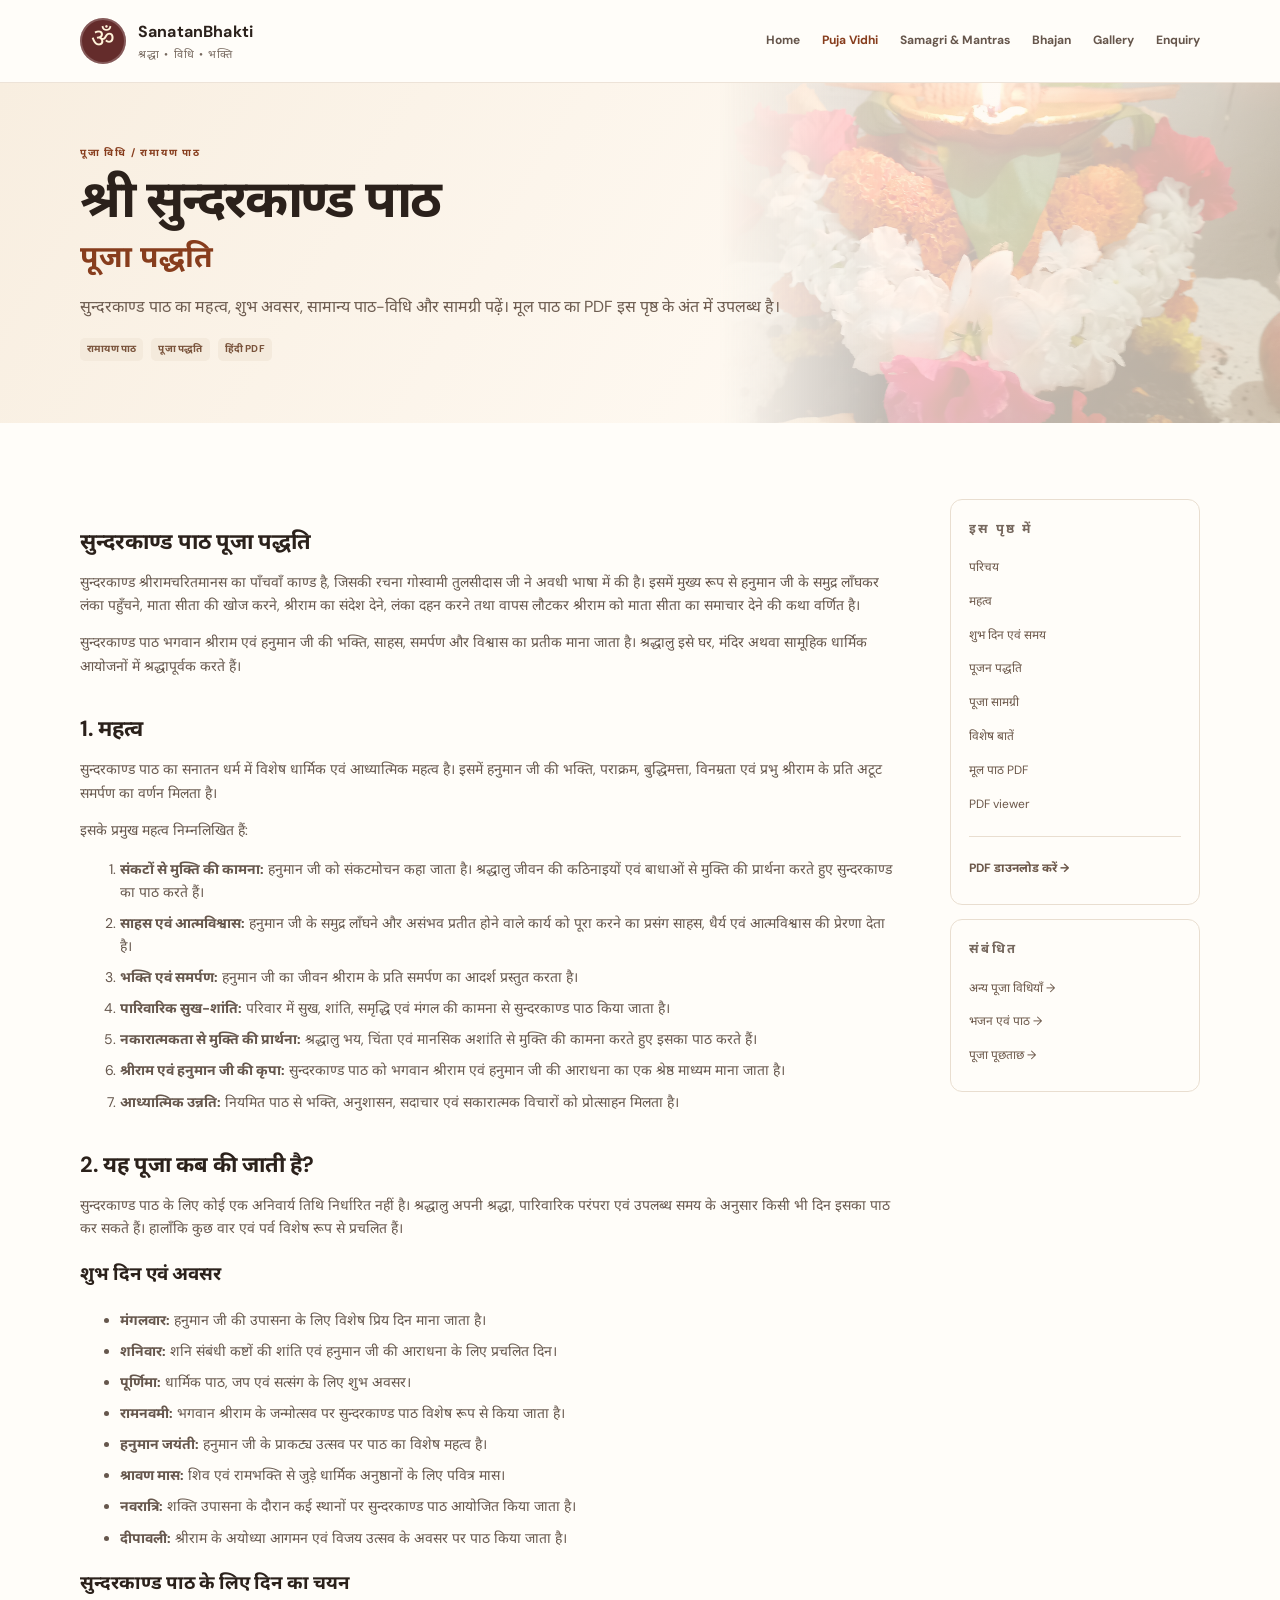
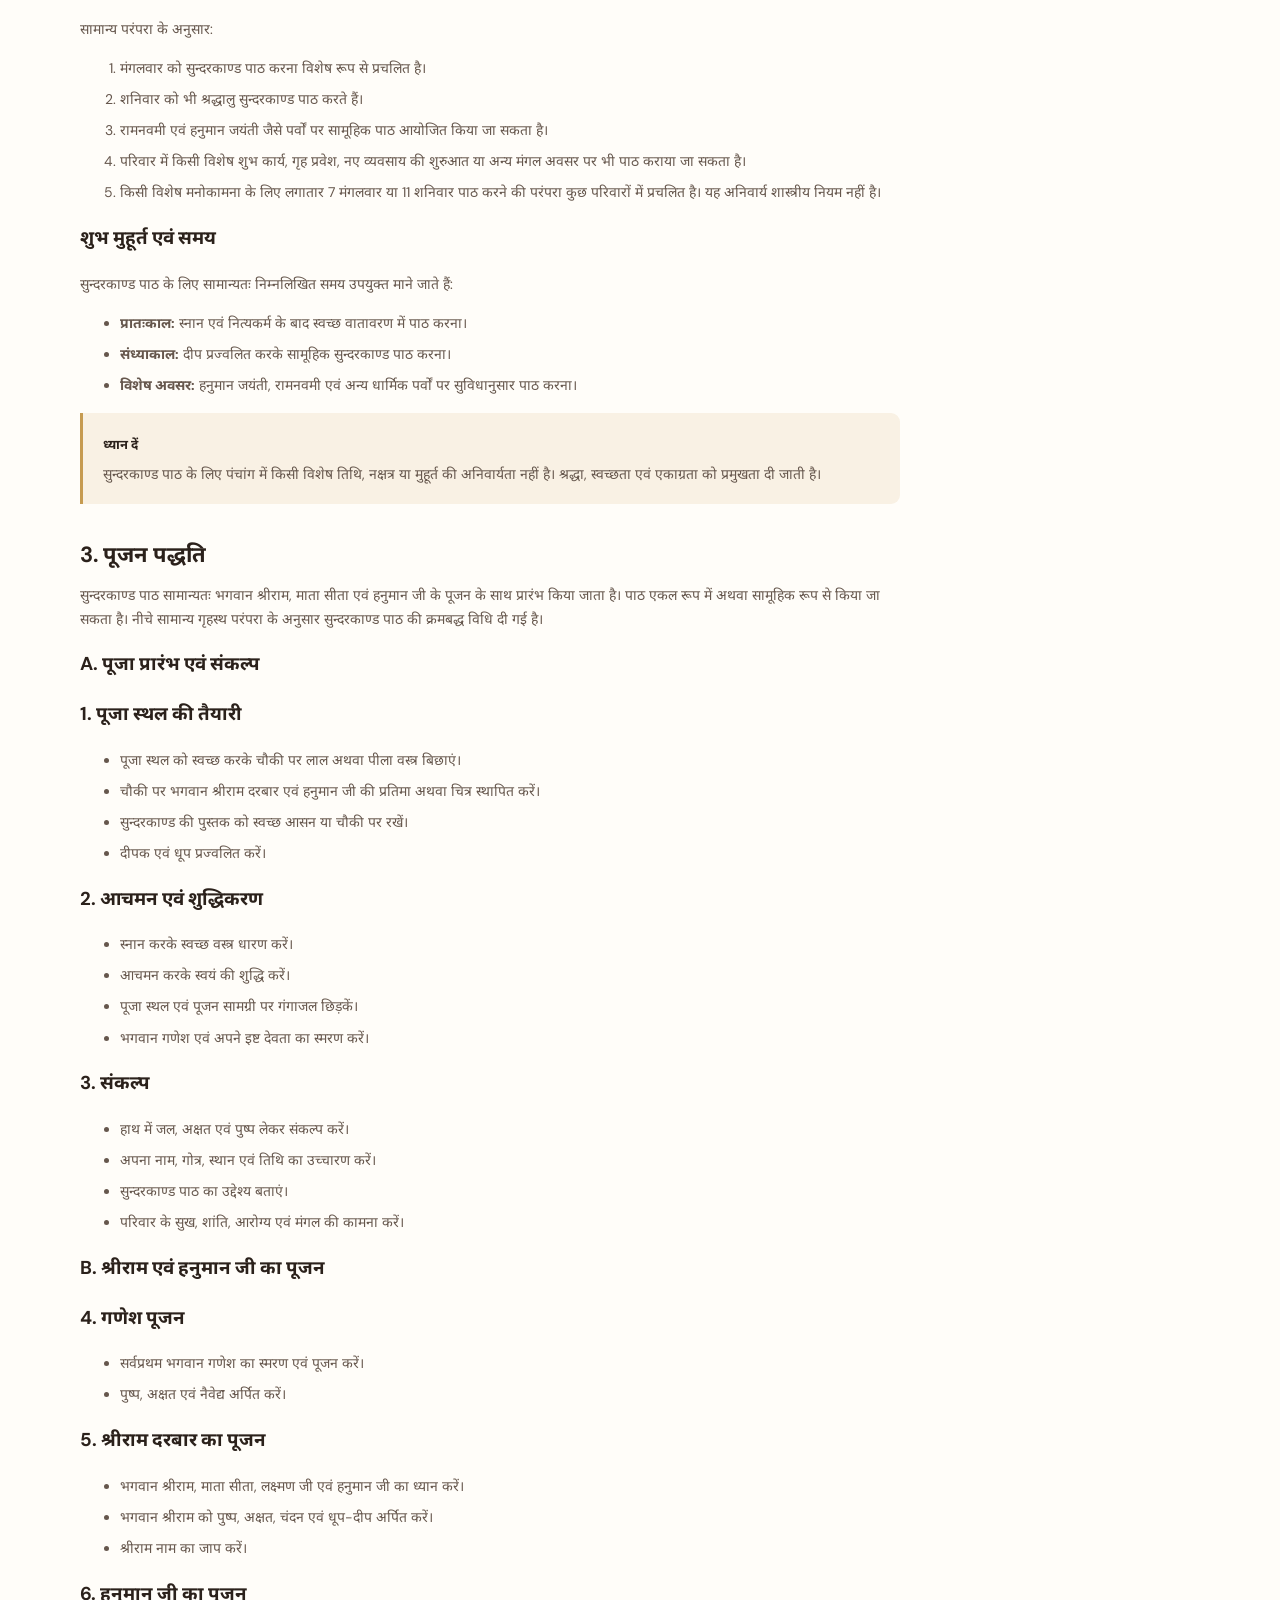
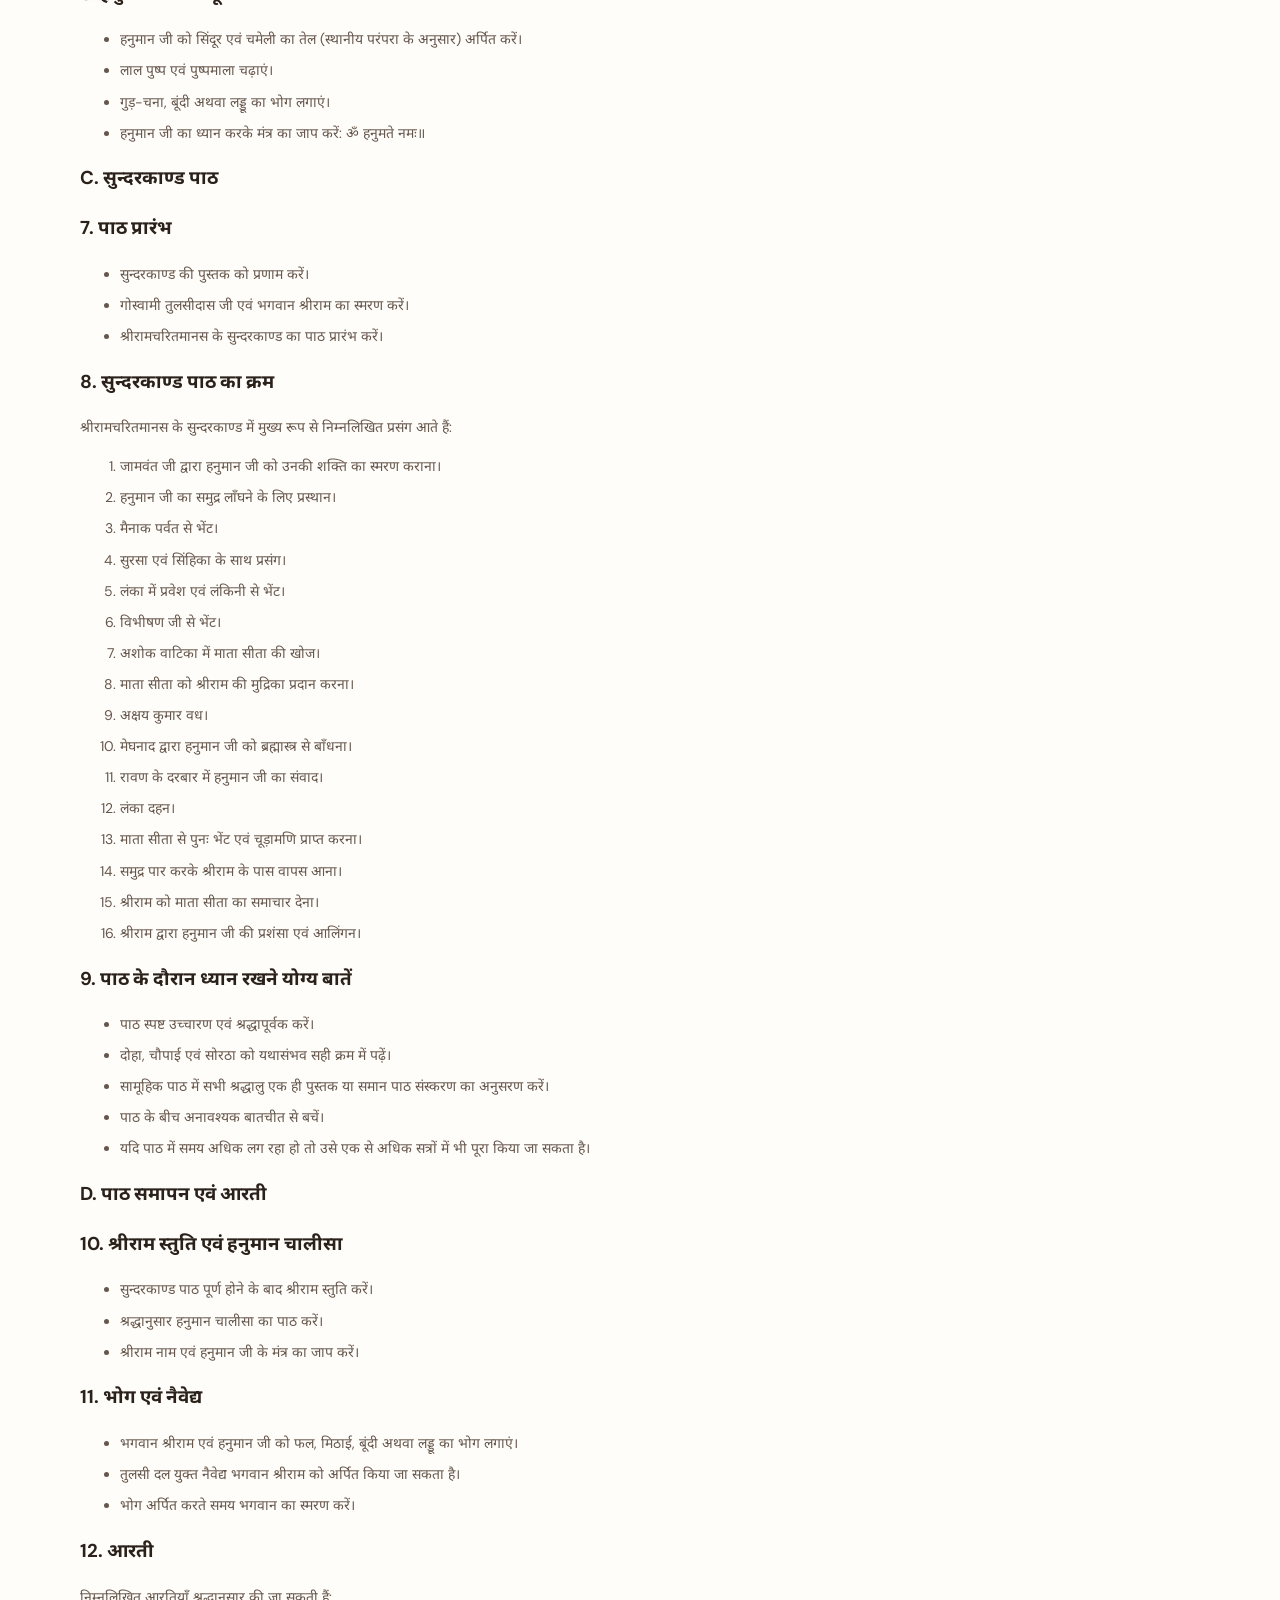
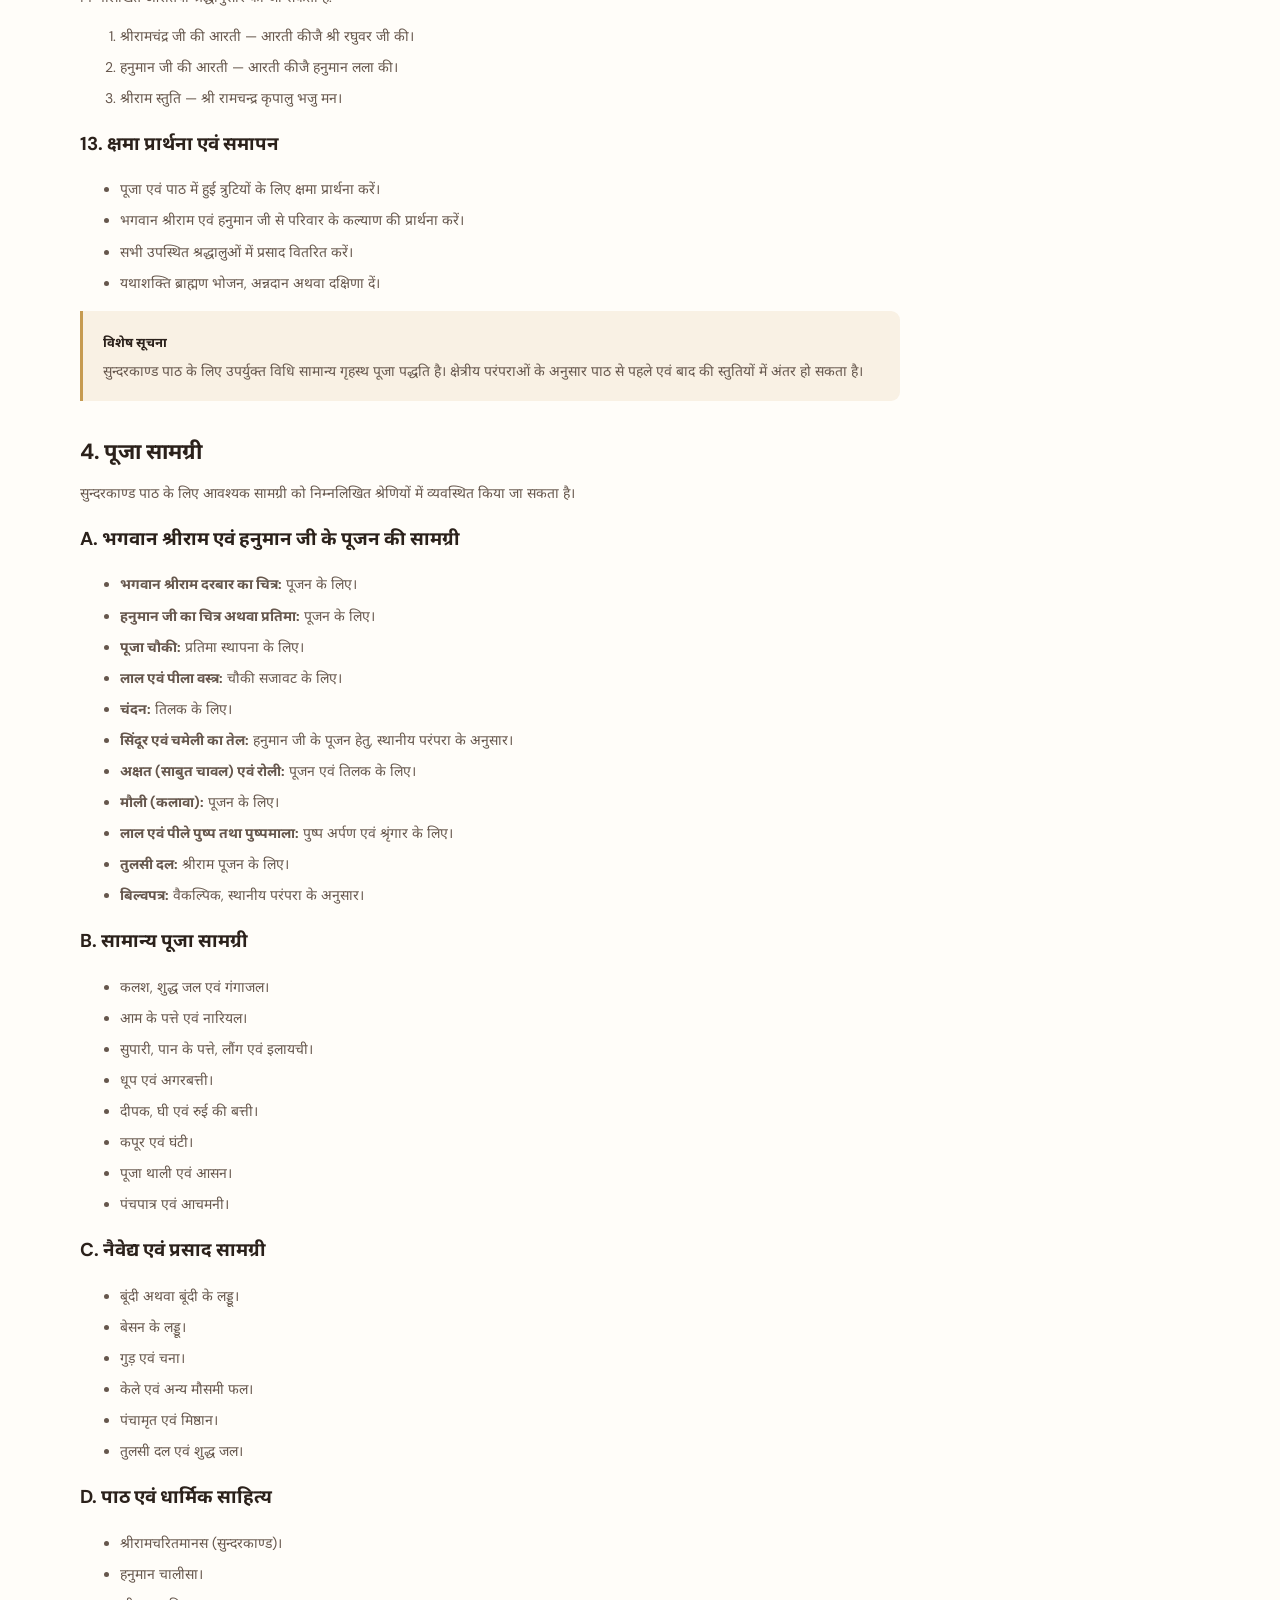
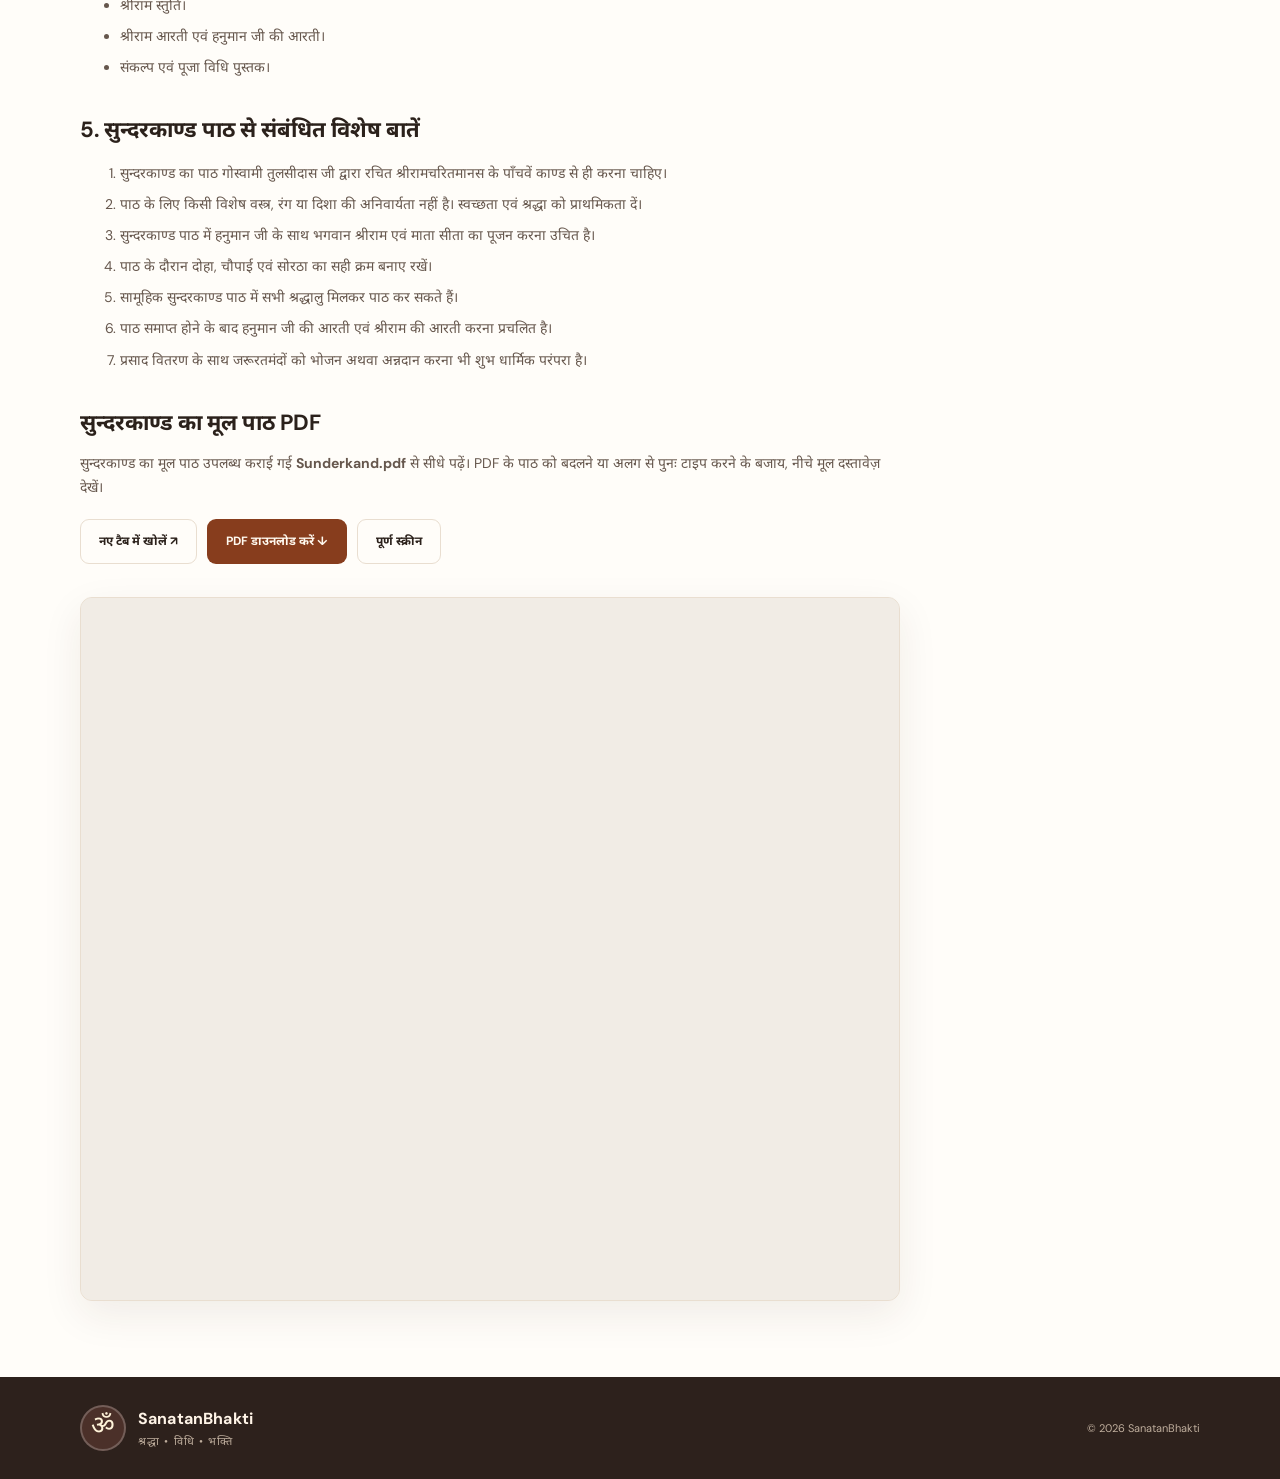
<file: puja/sunderkand.html>
<!doctype html>
<html lang="hi"><head><meta charset="utf-8"><meta name="viewport" content="width=device-width, initial-scale=1"><meta name="description" content="सुन्दरकाण्ड पाठ का महत्व, शुभ अवसर, सामान्य पूजा पद्धति, सामग्री और मूल पाठ PDF।"><title>सुन्दरकाण्ड पाठ पूजा पद्धति | SanatanBhakti</title><link rel="stylesheet" href="../assets/css/style.css"><link href="https://fonts.googleapis.com/css2?family=Noto+Serif+Devanagari:wght@400;700&amp;display=swap" rel="stylesheet"></head>
<body class="page-guide" data-depth="1"><header class="site-header"><div class="container header-inner"><a class="brand" href="../index.html"><span class="brand-mark">ॐ</span><span><strong>SanatanBhakti</strong><small>श्रद्धा • विधि • भक्ति</small></span></a><button class="menu-toggle" aria-label="Open navigation" aria-expanded="false">☰</button><nav class="site-nav" aria-label="Main navigation"></nav></div></header>
<main><section class="page-hero"><div class="container"><p class="eyebrow"><a href="index.html">पूजा विधि</a> / रामायण पाठ</p><h1>श्री सुन्दरकाण्ड पाठ <em>पूजा पद्धति</em></h1><p>सुन्दरकाण्ड पाठ का महत्व, शुभ अवसर, सामान्य पाठ-विधि और सामग्री पढ़ें। मूल पाठ का PDF इस पृष्ठ के अंत में उपलब्ध है।</p><div class="meta-row"><span class="tag">रामायण पाठ</span><span class="tag">पूजा पद्धति</span><span class="tag">हिंदी PDF</span></div></div></section>
<section class="section container article-layout"><article class="article">
<h2 id="sunderkand-overview">सुन्दरकाण्ड पाठ पूजा पद्धति</h2>
<p>सुन्दरकाण्ड श्रीरामचरितमानस का पाँचवाँ काण्ड है, जिसकी रचना गोस्वामी तुलसीदास जी ने अवधी भाषा में की है। इसमें मुख्य रूप से हनुमान जी के समुद्र लाँघकर लंका पहुँचने, माता सीता की खोज करने, श्रीराम का संदेश देने, लंका दहन करने तथा वापस लौटकर श्रीराम को माता सीता का समाचार देने की कथा वर्णित है।</p>
<p>सुन्दरकाण्ड पाठ भगवान श्रीराम एवं हनुमान जी की भक्ति, साहस, समर्पण और विश्वास का प्रतीक माना जाता है। श्रद्धालु इसे घर, मंदिर अथवा सामूहिक धार्मिक आयोजनों में श्रद्धापूर्वक करते हैं।</p>

<h2 id="importance">1. महत्व</h2>
<p>सुन्दरकाण्ड पाठ का सनातन धर्म में विशेष धार्मिक एवं आध्यात्मिक महत्व है। इसमें हनुमान जी की भक्ति, पराक्रम, बुद्धिमत्ता, विनम्रता एवं प्रभु श्रीराम के प्रति अटूट समर्पण का वर्णन मिलता है।</p>
<p>इसके प्रमुख महत्व निम्नलिखित हैं:</p>
<ol>
<li><strong>संकटों से मुक्ति की कामना:</strong> हनुमान जी को संकटमोचन कहा जाता है। श्रद्धालु जीवन की कठिनाइयों एवं बाधाओं से मुक्ति की प्रार्थना करते हुए सुन्दरकाण्ड का पाठ करते हैं।</li>
<li><strong>साहस एवं आत्मविश्वास:</strong> हनुमान जी के समुद्र लाँघने और असंभव प्रतीत होने वाले कार्य को पूरा करने का प्रसंग साहस, धैर्य एवं आत्मविश्वास की प्रेरणा देता है।</li>
<li><strong>भक्ति एवं समर्पण:</strong> हनुमान जी का जीवन श्रीराम के प्रति समर्पण का आदर्श प्रस्तुत करता है।</li>
<li><strong>पारिवारिक सुख-शांति:</strong> परिवार में सुख, शांति, समृद्धि एवं मंगल की कामना से सुन्दरकाण्ड पाठ किया जाता है।</li>
<li><strong>नकारात्मकता से मुक्ति की प्रार्थना:</strong> श्रद्धालु भय, चिंता एवं मानसिक अशांति से मुक्ति की कामना करते हुए इसका पाठ करते हैं।</li>
<li><strong>श्रीराम एवं हनुमान जी की कृपा:</strong> सुन्दरकाण्ड पाठ को भगवान श्रीराम एवं हनुमान जी की आराधना का एक श्रेष्ठ माध्यम माना जाता है।</li>
<li><strong>आध्यात्मिक उन्नति:</strong> नियमित पाठ से भक्ति, अनुशासन, सदाचार एवं सकारात्मक विचारों को प्रोत्साहन मिलता है।</li>
</ol>

<h2 id="timing">2. यह पूजा कब की जाती है?</h2>
<p>सुन्दरकाण्ड पाठ के लिए कोई एक अनिवार्य तिथि निर्धारित नहीं है। श्रद्धालु अपनी श्रद्धा, पारिवारिक परंपरा एवं उपलब्ध समय के अनुसार किसी भी दिन इसका पाठ कर सकते हैं। हालाँकि कुछ वार एवं पर्व विशेष रूप से प्रचलित हैं।</p>
<h3>शुभ दिन एवं अवसर</h3>
<ul>
<li><strong>मंगलवार:</strong> हनुमान जी की उपासना के लिए विशेष प्रिय दिन माना जाता है।</li>
<li><strong>शनिवार:</strong> शनि संबंधी कष्टों की शांति एवं हनुमान जी की आराधना के लिए प्रचलित दिन।</li>
<li><strong>पूर्णिमा:</strong> धार्मिक पाठ, जप एवं सत्संग के लिए शुभ अवसर।</li>
<li><strong>रामनवमी:</strong> भगवान श्रीराम के जन्मोत्सव पर सुन्दरकाण्ड पाठ विशेष रूप से किया जाता है।</li>
<li><strong>हनुमान जयंती:</strong> हनुमान जी के प्राकट्य उत्सव पर पाठ का विशेष महत्व है।</li>
<li><strong>श्रावण मास:</strong> शिव एवं रामभक्ति से जुड़े धार्मिक अनुष्ठानों के लिए पवित्र मास।</li>
<li><strong>नवरात्रि:</strong> शक्ति उपासना के दौरान कई स्थानों पर सुन्दरकाण्ड पाठ आयोजित किया जाता है।</li>
<li><strong>दीपावली:</strong> श्रीराम के अयोध्या आगमन एवं विजय उत्सव के अवसर पर पाठ किया जाता है।</li>
</ul>
<h3>सुन्दरकाण्ड पाठ के लिए दिन का चयन</h3>
<p>सामान्य परंपरा के अनुसार:</p>
<ol>
<li>मंगलवार को सुन्दरकाण्ड पाठ करना विशेष रूप से प्रचलित है।</li>
<li>शनिवार को भी श्रद्धालु सुन्दरकाण्ड पाठ करते हैं।</li>
<li>रामनवमी एवं हनुमान जयंती जैसे पर्वों पर सामूहिक पाठ आयोजित किया जा सकता है।</li>
<li>परिवार में किसी विशेष शुभ कार्य, गृह प्रवेश, नए व्यवसाय की शुरुआत या अन्य मंगल अवसर पर भी पाठ कराया जा सकता है।</li>
<li>किसी विशेष मनोकामना के लिए लगातार 7 मंगलवार या 11 शनिवार पाठ करने की परंपरा कुछ परिवारों में प्रचलित है। यह अनिवार्य शास्त्रीय नियम नहीं है।</li>
</ol>
<h3>शुभ मुहूर्त एवं समय</h3>
<p>सुन्दरकाण्ड पाठ के लिए सामान्यतः निम्नलिखित समय उपयुक्त माने जाते हैं:</p>
<ul>
<li><strong>प्रातःकाल:</strong> स्नान एवं नित्यकर्म के बाद स्वच्छ वातावरण में पाठ करना।</li>
<li><strong>संध्याकाल:</strong> दीप प्रज्वलित करके सामूहिक सुन्दरकाण्ड पाठ करना।</li>
<li><strong>विशेष अवसर:</strong> हनुमान जयंती, रामनवमी एवं अन्य धार्मिक पर्वों पर सुविधानुसार पाठ करना।</li>
</ul>
<div class="notice"><strong>ध्यान दें</strong><p>सुन्दरकाण्ड पाठ के लिए पंचांग में किसी विशेष तिथि, नक्षत्र या मुहूर्त की अनिवार्यता नहीं है। श्रद्धा, स्वच्छता एवं एकाग्रता को प्रमुखता दी जाती है।</p></div>

<h2 id="worship-method">3. पूजन पद्धति</h2>
<p>सुन्दरकाण्ड पाठ सामान्यतः भगवान श्रीराम, माता सीता एवं हनुमान जी के पूजन के साथ प्रारंभ किया जाता है। पाठ एकल रूप में अथवा सामूहिक रूप से किया जा सकता है। नीचे सामान्य गृहस्थ परंपरा के अनुसार सुन्दरकाण्ड पाठ की क्रमबद्ध विधि दी गई है।</p>
<h3>A. पूजा प्रारंभ एवं संकल्प</h3>
<h3>1. पूजा स्थल की तैयारी</h3>
<ul>
<li>पूजा स्थल को स्वच्छ करके चौकी पर लाल अथवा पीला वस्त्र बिछाएं।</li>
<li>चौकी पर भगवान श्रीराम दरबार एवं हनुमान जी की प्रतिमा अथवा चित्र स्थापित करें।</li>
<li>सुन्दरकाण्ड की पुस्तक को स्वच्छ आसन या चौकी पर रखें।</li>
<li>दीपक एवं धूप प्रज्वलित करें।</li>
</ul>
<h3>2. आचमन एवं शुद्धिकरण</h3>
<ul>
<li>स्नान करके स्वच्छ वस्त्र धारण करें।</li>
<li>आचमन करके स्वयं की शुद्धि करें।</li>
<li>पूजा स्थल एवं पूजन सामग्री पर गंगाजल छिड़कें।</li>
<li>भगवान गणेश एवं अपने इष्ट देवता का स्मरण करें।</li>
</ul>
<h3>3. संकल्प</h3>
<ul>
<li>हाथ में जल, अक्षत एवं पुष्प लेकर संकल्प करें।</li>
<li>अपना नाम, गोत्र, स्थान एवं तिथि का उच्चारण करें।</li>
<li>सुन्दरकाण्ड पाठ का उद्देश्य बताएं।</li>
<li>परिवार के सुख, शांति, आरोग्य एवं मंगल की कामना करें।</li>
</ul>

<h3>B. श्रीराम एवं हनुमान जी का पूजन</h3>
<h3>4. गणेश पूजन</h3>
<ul>
<li>सर्वप्रथम भगवान गणेश का स्मरण एवं पूजन करें।</li>
<li>पुष्प, अक्षत एवं नैवेद्य अर्पित करें।</li>
</ul>
<h3>5. श्रीराम दरबार का पूजन</h3>
<ul>
<li>भगवान श्रीराम, माता सीता, लक्ष्मण जी एवं हनुमान जी का ध्यान करें।</li>
<li>भगवान श्रीराम को पुष्प, अक्षत, चंदन एवं धूप-दीप अर्पित करें।</li>
<li>श्रीराम नाम का जाप करें।</li>
</ul>
<h3>6. हनुमान जी का पूजन</h3>
<ul>
<li>हनुमान जी को सिंदूर एवं चमेली का तेल (स्थानीय परंपरा के अनुसार) अर्पित करें।</li>
<li>लाल पुष्प एवं पुष्पमाला चढ़ाएं।</li>
<li>गुड़-चना, बूंदी अथवा लड्डू का भोग लगाएं।</li>
<li>हनुमान जी का ध्यान करके मंत्र का जाप करें: <span lang="sa">ॐ हनुमते नमः॥</span></li>
</ul>

<h3>C. सुन्दरकाण्ड पाठ</h3>
<h3>7. पाठ प्रारंभ</h3>
<ul>
<li>सुन्दरकाण्ड की पुस्तक को प्रणाम करें।</li>
<li>गोस्वामी तुलसीदास जी एवं भगवान श्रीराम का स्मरण करें।</li>
<li>श्रीरामचरितमानस के सुन्दरकाण्ड का पाठ प्रारंभ करें।</li>
</ul>
<h3>8. सुन्दरकाण्ड पाठ का क्रम</h3>
<p>श्रीरामचरितमानस के सुन्दरकाण्ड में मुख्य रूप से निम्नलिखित प्रसंग आते हैं:</p>
<ol>
<li>जामवंत जी द्वारा हनुमान जी को उनकी शक्ति का स्मरण कराना।</li>
<li>हनुमान जी का समुद्र लाँघने के लिए प्रस्थान।</li>
<li>मैनाक पर्वत से भेंट।</li>
<li>सुरसा एवं सिंहिका के साथ प्रसंग।</li>
<li>लंका में प्रवेश एवं लंकिनी से भेंट।</li>
<li>विभीषण जी से भेंट।</li>
<li>अशोक वाटिका में माता सीता की खोज।</li>
<li>माता सीता को श्रीराम की मुद्रिका प्रदान करना।</li>
<li>अक्षय कुमार वध।</li>
<li>मेघनाद द्वारा हनुमान जी को ब्रह्मास्त्र से बाँधना।</li>
<li>रावण के दरबार में हनुमान जी का संवाद।</li>
<li>लंका दहन।</li>
<li>माता सीता से पुनः भेंट एवं चूड़ामणि प्राप्त करना।</li>
<li>समुद्र पार करके श्रीराम के पास वापस आना।</li>
<li>श्रीराम को माता सीता का समाचार देना।</li>
<li>श्रीराम द्वारा हनुमान जी की प्रशंसा एवं आलिंगन।</li>
</ol>
<h3>9. पाठ के दौरान ध्यान रखने योग्य बातें</h3>
<ul>
<li>पाठ स्पष्ट उच्चारण एवं श्रद्धापूर्वक करें।</li>
<li>दोहा, चौपाई एवं सोरठा को यथासंभव सही क्रम में पढ़ें।</li>
<li>सामूहिक पाठ में सभी श्रद्धालु एक ही पुस्तक या समान पाठ संस्करण का अनुसरण करें।</li>
<li>पाठ के बीच अनावश्यक बातचीत से बचें।</li>
<li>यदि पाठ में समय अधिक लग रहा हो तो उसे एक से अधिक सत्रों में भी पूरा किया जा सकता है।</li>
</ul>

<h3>D. पाठ समापन एवं आरती</h3>
<h3>10. श्रीराम स्तुति एवं हनुमान चालीसा</h3>
<ul>
<li>सुन्दरकाण्ड पाठ पूर्ण होने के बाद श्रीराम स्तुति करें।</li>
<li>श्रद्धानुसार हनुमान चालीसा का पाठ करें।</li>
<li>श्रीराम नाम एवं हनुमान जी के मंत्र का जाप करें।</li>
</ul>
<h3>11. भोग एवं नैवेद्य</h3>
<ul>
<li>भगवान श्रीराम एवं हनुमान जी को फल, मिठाई, बूंदी अथवा लड्डू का भोग लगाएं।</li>
<li>तुलसी दल युक्त नैवेद्य भगवान श्रीराम को अर्पित किया जा सकता है।</li>
<li>भोग अर्पित करते समय भगवान का स्मरण करें।</li>
</ul>
<h3>12. आरती</h3>
<p>निम्नलिखित आरतियाँ श्रद्धानुसार की जा सकती हैं:</p>
<ol>
<li>श्रीरामचंद्र जी की आरती — आरती कीजै श्री रघुवर जी की।</li>
<li>हनुमान जी की आरती — आरती कीजै हनुमान लला की।</li>
<li>श्रीराम स्तुति — श्री रामचन्द्र कृपालु भजु मन।</li>
</ol>
<h3>13. क्षमा प्रार्थना एवं समापन</h3>
<ul>
<li>पूजा एवं पाठ में हुई त्रुटियों के लिए क्षमा प्रार्थना करें।</li>
<li>भगवान श्रीराम एवं हनुमान जी से परिवार के कल्याण की प्रार्थना करें।</li>
<li>सभी उपस्थित श्रद्धालुओं में प्रसाद वितरित करें।</li>
<li>यथाशक्ति ब्राह्मण भोजन, अन्नदान अथवा दक्षिणा दें।</li>
</ul>
<div class="notice"><strong>विशेष सूचना</strong><p>सुन्दरकाण्ड पाठ के लिए उपर्युक्त विधि सामान्य गृहस्थ पूजा पद्धति है। क्षेत्रीय परंपराओं के अनुसार पाठ से पहले एवं बाद की स्तुतियों में अंतर हो सकता है।</p></div>

<h2 id="materials">4. पूजा सामग्री</h2>
<p>सुन्दरकाण्ड पाठ के लिए आवश्यक सामग्री को निम्नलिखित श्रेणियों में व्यवस्थित किया जा सकता है।</p>
<h3>A. भगवान श्रीराम एवं हनुमान जी के पूजन की सामग्री</h3>
<ul>
<li><strong>भगवान श्रीराम दरबार का चित्र:</strong> पूजन के लिए।</li>
<li><strong>हनुमान जी का चित्र अथवा प्रतिमा:</strong> पूजन के लिए।</li>
<li><strong>पूजा चौकी:</strong> प्रतिमा स्थापना के लिए।</li>
<li><strong>लाल एवं पीला वस्त्र:</strong> चौकी सजावट के लिए।</li>
<li><strong>चंदन:</strong> तिलक के लिए।</li>
<li><strong>सिंदूर एवं चमेली का तेल:</strong> हनुमान जी के पूजन हेतु, स्थानीय परंपरा के अनुसार।</li>
<li><strong>अक्षत (साबुत चावल) एवं रोली:</strong> पूजन एवं तिलक के लिए।</li>
<li><strong>मौली (कलावा):</strong> पूजन के लिए।</li>
<li><strong>लाल एवं पीले पुष्प तथा पुष्पमाला:</strong> पुष्प अर्पण एवं श्रृंगार के लिए।</li>
<li><strong>तुलसी दल:</strong> श्रीराम पूजन के लिए।</li>
<li><strong>बिल्वपत्र:</strong> वैकल्पिक, स्थानीय परंपरा के अनुसार।</li>
</ul>
<h3>B. सामान्य पूजा सामग्री</h3>
<ul>
<li>कलश, शुद्ध जल एवं गंगाजल।</li>
<li>आम के पत्ते एवं नारियल।</li>
<li>सुपारी, पान के पत्ते, लौंग एवं इलायची।</li>
<li>धूप एवं अगरबत्ती।</li>
<li>दीपक, घी एवं रुई की बत्ती।</li>
<li>कपूर एवं घंटी।</li>
<li>पूजा थाली एवं आसन।</li>
<li>पंचपात्र एवं आचमनी।</li>
</ul>
<h3>C. नैवेद्य एवं प्रसाद सामग्री</h3>
<ul>
<li>बूंदी अथवा बूंदी के लड्डू।</li>
<li>बेसन के लड्डू।</li>
<li>गुड़ एवं चना।</li>
<li>केले एवं अन्य मौसमी फल।</li>
<li>पंचामृत एवं मिष्ठान।</li>
<li>तुलसी दल एवं शुद्ध जल।</li>
</ul>
<h3>D. पाठ एवं धार्मिक साहित्य</h3>
<ul>
<li>श्रीरामचरितमानस (सुन्दरकाण्ड)।</li>
<li>हनुमान चालीसा।</li>
<li>श्रीराम स्तुति।</li>
<li>श्रीराम आरती एवं हनुमान जी की आरती।</li>
<li>संकल्प एवं पूजा विधि पुस्तक।</li>
</ul>

<h2 id="special-notes">5. सुन्दरकाण्ड पाठ से संबंधित विशेष बातें</h2>
<ol>
<li>सुन्दरकाण्ड का पाठ गोस्वामी तुलसीदास जी द्वारा रचित श्रीरामचरितमानस के पाँचवें काण्ड से ही करना चाहिए।</li>
<li>पाठ के लिए किसी विशेष वस्त्र, रंग या दिशा की अनिवार्यता नहीं है। स्वच्छता एवं श्रद्धा को प्राथमिकता दें।</li>
<li>सुन्दरकाण्ड पाठ में हनुमान जी के साथ भगवान श्रीराम एवं माता सीता का पूजन करना उचित है।</li>
<li>पाठ के दौरान दोहा, चौपाई एवं सोरठा का सही क्रम बनाए रखें।</li>
<li>सामूहिक सुन्दरकाण्ड पाठ में सभी श्रद्धालु मिलकर पाठ कर सकते हैं।</li>
<li>पाठ समाप्त होने के बाद हनुमान जी की आरती एवं श्रीराम की आरती करना प्रचलित है।</li>
<li>प्रसाद वितरण के साथ जरूरतमंदों को भोजन अथवा अन्नदान करना भी शुभ धार्मिक परंपरा है।</li>
</ol>

<h2 id="sunderkand-text">सुन्दरकाण्ड का मूल पाठ PDF</h2>
<p>सुन्दरकाण्ड का मूल पाठ उपलब्ध कराई गई <strong>Sunderkand.pdf</strong> से सीधे पढ़ें। PDF के पाठ को बदलने या अलग से पुनः टाइप करने के बजाय, नीचे मूल दस्तावेज़ देखें।</p>
<div class="pdf-actions"><a class="button button-outline" href="../assets/pdf/Sunderkand.pdf" target="_blank" rel="noopener">नए टैब में खोलें ↗</a><a class="button button-primary" href="../assets/pdf/Sunderkand.pdf" download="Sunderkand.pdf">PDF डाउनलोड करें ↓</a><button class="button button-outline" type="button" data-pdf-fullscreen aria-controls="sunderkand-pdf">पूर्ण स्क्रीन</button></div>
<p class="pdf-status" data-pdf-status role="status" aria-live="polite"></p>
<div class="pdf-viewer"><iframe id="sunderkand-pdf" title="सुन्दरकाण्ड पाठ PDF viewer" src="../assets/pdf/Sunderkand.pdf#toolbar=1&amp;navpanes=1&amp;scrollbar=1" loading="lazy"></iframe></div>
</article><aside class="article-aside"><div class="aside-card"><p class="eyebrow">इस पृष्ठ में</p><a href="#sunderkand-overview">परिचय</a><a href="#importance">महत्व</a><a href="#timing">शुभ दिन एवं समय</a><a href="#worship-method">पूजन पद्धति</a><a href="#materials">पूजा सामग्री</a><a href="#special-notes">विशेष बातें</a><a href="#sunderkand-text">मूल पाठ PDF</a><a href="#sunderkand-pdf">PDF viewer</a><hr><a class="text-link" href="../assets/pdf/Sunderkand.pdf" download="Sunderkand.pdf">PDF डाउनलोड करें →</a></div><div class="aside-card"><p class="eyebrow">संबंधित</p><a href="index.html">अन्य पूजा विधियाँ →</a><a href="../bhajan/index.html">भजन एवं पाठ →</a><a href="../enquiry/index.html">पूजा पूछताछ →</a></div></aside></section></main>
<footer class="site-footer"><div class="container footer-inner"><a class="brand footer-brand" href="../index.html"><span class="brand-mark">ॐ</span><span><strong>SanatanBhakti</strong><small>श्रद्धा • विधि • भक्ति</small></span></a><p>© <span data-year></span> SanatanBhakti</p></div></footer><script src="../assets/js/main.js"></script></body></html>
</file>
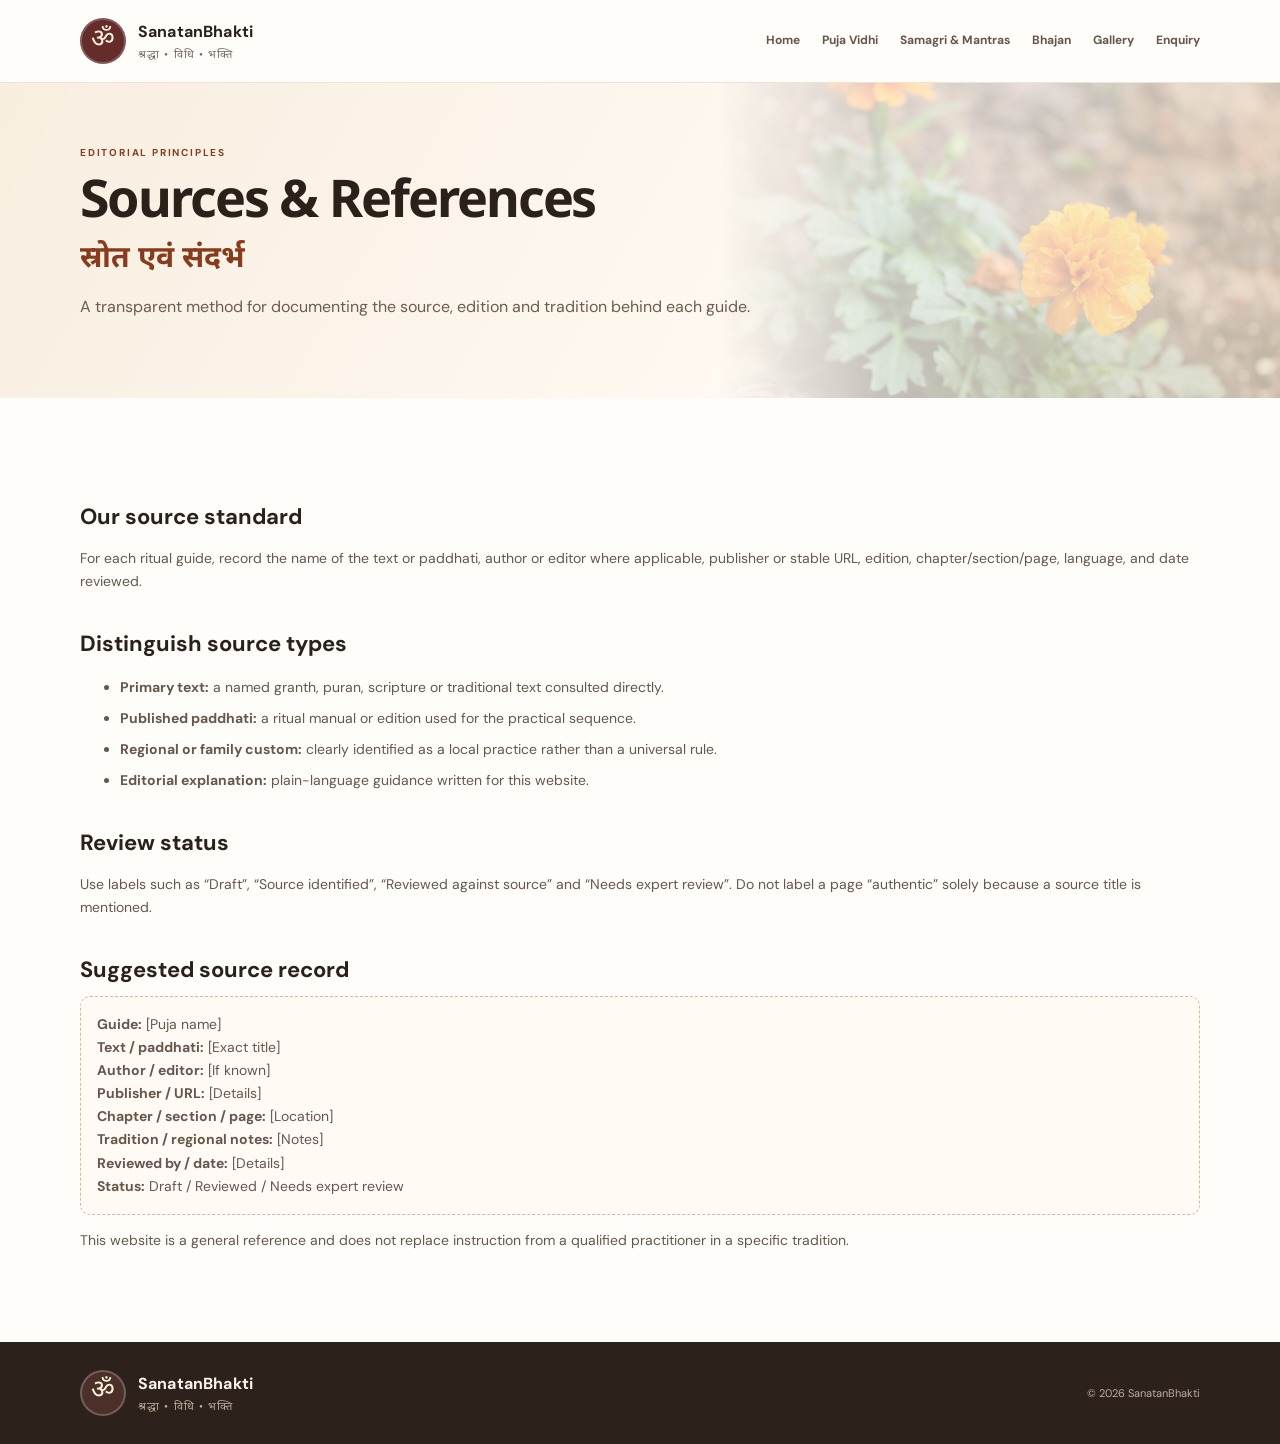
<file: sources/references.html>
<!doctype html>
<html lang="en"><head><meta charset="utf-8"><meta name="viewport" content="width=device-width, initial-scale=1"><meta name="description" content="Editorial approach and source register for SanatanBhakti."><title>Sources & Editorial Policy | SanatanBhakti</title><link rel="stylesheet" href="../assets/css/style.css"></head><body class="page-sources" data-depth="1"><header class="site-header"><div class="container header-inner"><a class="brand" href="../index.html"><span class="brand-mark">ॐ</span><span><strong>SanatanBhakti</strong><small>श्रद्धा • विधि • भक्ति</small></span></a><button class="menu-toggle" aria-label="Open navigation" aria-expanded="false">☰</button><nav class="site-nav" aria-label="Main navigation"></nav></div></header><main><section class="page-hero"><div class="container"><p class="eyebrow">Editorial principles</p><h1>Sources & References <em>स्रोत एवं संदर्भ</em></h1><p>A transparent method for documenting the source, edition and tradition behind each guide.</p></div></section><section class="section container article"><h2>Our source standard</h2><p>For each ritual guide, record the name of the text or paddhati, author or editor where applicable, publisher or stable URL, edition, chapter/section/page, language, and date reviewed.</p><h2>Distinguish source types</h2><ul><li><strong>Primary text:</strong> a named granth, puran, scripture or traditional text consulted directly.</li><li><strong>Published paddhati:</strong> a ritual manual or edition used for the practical sequence.</li><li><strong>Regional or family custom:</strong> clearly identified as a local practice rather than a universal rule.</li><li><strong>Editorial explanation:</strong> plain-language guidance written for this website.</li></ul><h2>Review status</h2><p>Use labels such as “Draft”, “Source identified”, “Reviewed against source” and “Needs expert review”. Do not label a page “authentic” solely because a source title is mentioned.</p><h2>Suggested source record</h2><div class="source-placeholder"><p><strong>Guide:</strong> [Puja name]<br><strong>Text / paddhati:</strong> [Exact title]<br><strong>Author / editor:</strong> [If known]<br><strong>Publisher / URL:</strong> [Details]<br><strong>Chapter / section / page:</strong> [Location]<br><strong>Tradition / regional notes:</strong> [Notes]<br><strong>Reviewed by / date:</strong> [Details]<br><strong>Status:</strong> Draft / Reviewed / Needs expert review</p></div><p class="muted">This website is a general reference and does not replace instruction from a qualified practitioner in a specific tradition.</p></section></main><footer class="site-footer"><div class="container footer-inner"><a class="brand footer-brand" href="../index.html"><span class="brand-mark">ॐ</span><span><strong>SanatanBhakti</strong><small>श्रद्धा • विधि • भक्ति</small></span></a><p>© <span data-year></span> SanatanBhakti</p></div></footer><script src="../assets/js/main.js"></script></body></html>
</file>
<file: assets/css/style.css>
@import url('https://fonts.googleapis.com/css2?family=DM+Sans:wght@400;500;600;700&family=Noto+Sans+Devanagari:wght@400;500;600;700&display=swap');
@import url("./imagery.css");
:root{--ink:#2b211b;--muted:#76685e;--cream:#fbf7f0;--paper:#fffdf9;--line:#e9ded0;--saffron:#b65e2b;--saffron-dark:#873d1d;--maroon:#642c2b;--gold:#c69b51;--green:#5b6a4d;--shadow:0 14px 40px rgba(65,39,21,.08)}
*{box-sizing:border-box}html{scroll-behavior:smooth}body{margin:0;background:var(--paper);color:var(--ink);font-family:"DM Sans","Noto Sans Devanagari",sans-serif;line-height:1.65}a{color:inherit;text-decoration:none}button,input,select,textarea{font:inherit}button,a,input,select,textarea{outline-color:var(--gold)}.container{width:min(1120px,calc(100% - 40px));margin-inline:auto}.sr-only{position:absolute;width:1px;height:1px;padding:0;margin:-1px;overflow:hidden;clip:rect(0,0,0,0);white-space:nowrap;border:0}
.site-header{position:sticky;top:0;z-index:10;background:rgba(255,253,249,.96);backdrop-filter:blur(12px);border-bottom:1px solid rgba(233,222,208,.8)}.header-inner{min-height:82px;display:flex;align-items:center;justify-content:space-between;gap:24px}.brand{display:inline-flex;align-items:center;gap:12px;flex-shrink:0}.brand-mark{width:46px;height:46px;display:grid;place-items:center;border-radius:50%;background:var(--maroon);color:#fff3d9;font-size:26px;font-family:"Noto Sans Devanagari",serif;box-shadow:inset 0 0 0 2px rgba(255,255,255,.22)}.brand strong,.brand small{display:block}.brand strong{font-size:16px;letter-spacing:.01em}.brand small{font-size:11px;color:var(--muted);letter-spacing:.1em}.site-nav{display:flex;align-items:center;gap:22px}.site-nav a{font-size:12px;font-weight:700;color:#65554b;white-space:nowrap}.site-nav a:hover,.site-nav a[aria-current=page]{color:var(--saffron-dark)}.menu-toggle{display:none;border:1px solid var(--line);background:var(--paper);border-radius:9px;padding:8px 11px;color:var(--ink);font-size:20px}
.hero{position:relative;overflow:hidden;background:radial-gradient(ellipse at 85% 30%,rgba(198,155,81,.2),transparent 30%),linear-gradient(120deg,#f8eee0,#fffaf3 58%,#f1dfc6);min-height:520px;display:flex;align-items:center}.hero-content{position:relative;z-index:1;padding-block:80px}.eyebrow{text-transform:uppercase;letter-spacing:.18em;font-size:10px;font-weight:700;color:var(--saffron-dark);margin:0 0 12px}.hero h1,.page-hero h1{font-family:"Noto Sans Devanagari",Georgia,serif;font-size:clamp(38px,5.5vw,68px);line-height:1.17;letter-spacing:-.04em;margin:0 0 22px;max-width:740px}.hero h1 em,.page-hero h1 em,.split-section h2 em{font-style:normal;color:var(--saffron-dark)}.hero-copy{max-width:570px;color:#68584c;font-size:16px;margin:0 0 26px}.hero-ornament{position:absolute;right:8%;top:50%;transform:translateY(-50%);font-family:serif;font-size:clamp(180px,30vw,360px);color:rgba(134,67,33,.055);line-height:1;pointer-events:none}.search-form{display:flex;max-width:560px;padding:6px;background:#fffdf9;border:1px solid #e3d2bc;border-radius:12px;box-shadow:var(--shadow);gap:8px;position:relative;z-index:2}.search-form input{min-width:0;flex:1;border:0;background:transparent;padding:12px 14px;color:var(--ink)}.search-form button{border:0;border-radius:8px;background:var(--maroon);color:#fff8eb;padding:0 20px;font-weight:700;cursor:pointer}.search-form.compact{margin-top:24px;max-width:510px}.hero-actions{display:flex;align-items:center;gap:24px;flex-wrap:wrap;margin-top:24px}.button{display:inline-flex;align-items:center;justify-content:center;gap:14px;border:1px solid transparent;border-radius:9px;padding:12px 18px;font-weight:700;font-size:13px;cursor:pointer;transition:transform .2s,background .2s}.button:hover{transform:translateY(-1px)}.button-primary{background:var(--saffron-dark);color:#fff9ef}.button-outline{border-color:var(--line);background:transparent;color:var(--ink)}.button-light{background:#fff5e5;color:var(--maroon)}.text-link{font-size:13px;font-weight:700;color:var(--saffron-dark)}.hero-note{font-size:11px;color:#827063;margin-top:22px;max-width:600px}
.section{padding-block:76px}.section-tint{background:#f8f1e7}.section-heading{display:flex;justify-content:space-between;align-items:end;gap:20px;margin-bottom:28px}.section-heading h2,.split-section h2,.cta-inner h2{font-family:"Noto Sans Devanagari",Georgia,serif;font-size:clamp(28px,3.4vw,40px);line-height:1.25;margin:0;letter-spacing:-.025em}.section-heading .eyebrow{margin-bottom:7px}.muted{color:var(--muted)}.small{font-size:12px}.feature-grid{display:grid;grid-template-columns:repeat(4,minmax(0,1fr));gap:16px}.feature-card{display:flex;flex-direction:column;align-items:flex-start;min-height:230px;padding:24px;border:1px solid var(--line);border-radius:14px;background:#fffdf9;box-shadow:0 6px 20px rgba(65,39,21,.025);transition:transform .2s,box-shadow .2s}.feature-card:hover,.puja-card:hover{transform:translateY(-3px);box-shadow:var(--shadow)}.card-icon{width:44px;height:44px;display:grid;place-items:center;background:#f5e8d5;border-radius:12px;color:var(--saffron-dark);font-size:21px;font-family:"Noto Sans Devanagari",serif}.feature-card h3,.puja-card h3{font-size:16px;margin:18px 0 6px}.feature-card p,.puja-card p{font-size:12px;color:var(--muted);margin:0 0 16px}.card-arrow{font-size:12px;font-weight:700;color:var(--saffron-dark);margin-top:auto}.puja-grid{display:grid;grid-template-columns:repeat(2,minmax(0,1fr));gap:14px}.puja-card{display:flex;align-items:center;gap:16px;min-width:0;border:1px solid var(--line);border-radius:13px;background:var(--paper);padding:18px;transition:transform .2s,box-shadow .2s}.puja-symbol{width:52px;height:52px;flex-shrink:0;display:grid;place-items:center;border-radius:50%;background:#f4e5cf;color:var(--maroon);font:600 19px "Noto Sans Devanagari",serif}.puja-card h3{margin:0 0 3px}.puja-card p{margin:0 0 8px}.puja-card .card-arrow{margin-left:auto}.tag{display:inline-block;background:#f4eadc;color:#79533b;border-radius:5px;padding:3px 7px;font-size:10px;font-weight:700;letter-spacing:.02em}.split-section{display:grid;grid-template-columns:1fr 1fr;gap:70px;align-items:center}.split-section p{color:var(--muted);font-size:14px}.cta-band{background:var(--maroon);color:#fff8eb;padding:46px 0}.cta-inner{display:flex;align-items:center;justify-content:space-between;gap:24px}.cta-inner .eyebrow{color:#e8c58c}.cta-inner h2{font-size:34px}.cta-inner p:not(.eyebrow){color:#eadbd0;margin-bottom:0;font-size:13px}
.page-hero.bhajan-hero{padding:34px 0}
.bhajan-grid .card-icon{width:auto;min-width:44px;height:44px;padding:0 12px;white-space:nowrap;font-size:18px}
.page-hero.bhajan-hero{position:relative;overflow:hidden;padding:30px 0;background:radial-gradient(ellipse at 82% 52%,rgba(255,244,218,.95),transparent 30%),linear-gradient(115deg,#f6e6cf,#fff8eb 56%,#eed8b6)}
.bhajan-hero-inner{display:grid;grid-template-columns:1.15fr .85fr;align-items:center;min-height:280px}
.bhajan-hero-copy{position:relative;z-index:1}
.bhajan-hero-copy .eyebrow{color:#92522f;letter-spacing:.1em;font-family:"Noto Sans Devanagari",sans-serif;font-size:13px}
.bhajan-hero-copy h1{margin-bottom:12px}
.bhajan-hero-copy>p:last-child{max-width:480px;margin:0;color:#6d5544;font-size:16px}
.bhajan-hero-art{position:relative;display:grid;place-items:center;min-height:250px;color:#995f35}
.bhajan-hero-art svg{position:relative;z-index:1;width:min(100%,270px);height:auto;overflow:visible;filter:drop-shadow(0 10px 12px rgba(87,53,28,.12))}
.instrument-halo{fill:rgba(255,255,255,.32);stroke:rgba(181,129,69,.25);stroke-width:1.5;stroke-dasharray:3 7}
.veena-body{fill:#bb7540;stroke:#8d4e2f;stroke-width:3}
.veena-neck{fill:none;stroke:#8d4e2f;stroke-width:12;stroke-linecap:round}
.veena-string{fill:none;stroke:#f6dfad;stroke-width:1.5}
.veena-fret,.veena-detail,.veena-peg{fill:none;stroke:#f2d59d;stroke-width:3;stroke-linecap:round;stroke-linejoin:round}
.veena-peg{stroke:#8d4e2f;stroke-width:5}
.bhajan-note{position:absolute;z-index:2;color:#9e6138;font-family:Georgia,serif;font-weight:700}
.bhajan-note-one{top:12%;left:18%;font-size:38px;transform:rotate(-12deg)}
.bhajan-note-two{right:13%;bottom:16%;font-size:48px;transform:rotate(12deg)}
.bhajan-art-caption{position:absolute;bottom:2px;color:#8e674a;font:13px "Noto Sans Devanagari",sans-serif;letter-spacing:.12em}
.bhajan-grid .bhajan-card{position:relative;isolation:isolate;overflow:hidden;min-height:205px;padding:22px;border-radius:16px;border-color:rgba(131,89,51,.18);box-shadow:0 8px 24px rgba(79,50,27,.055)}
.bhajan-grid .bhajan-card::after{content:attr(data-watermark);position:absolute;z-index:-1;right:14px;bottom:-20px;color:rgba(106,62,34,.075);font:700 94px "Noto Sans Devanagari",serif;line-height:1;pointer-events:none}
.bhajan-grid .bhajan-card[data-tone="ram"]{background:linear-gradient(135deg,#fff8eb,#f8ead2)}
.bhajan-grid .bhajan-card[data-tone="shiv"]{background:linear-gradient(135deg,#f0f3f5,#e1eaf0)}
.bhajan-grid .bhajan-card[data-tone="devi"]{background:linear-gradient(135deg,#fff1ed,#f8e1d9)}
.bhajan-grid .bhajan-card[data-tone="ganesh"]{background:linear-gradient(135deg,#fff8e9,#f4e5c4)}
.bhajan-grid .bhajan-card[data-tone="krishna"]{background:linear-gradient(135deg,#eff6f2,#dcece4)}
.bhajan-grid .bhajan-card[data-tone="hanuman"]{background:linear-gradient(135deg,#fff4e8,#f5dfc6)}
.bhajan-grid .bhajan-card[data-tone="guru"]{background:linear-gradient(135deg,#f5f0f8,#e8e0ef)}
.bhajan-grid .bhajan-card[data-tone="kirtan"]{background:linear-gradient(135deg,#f5f3e8,#e9e9d5)}
.bhajan-grid .bhajan-card .card-icon{position:relative;z-index:1;height:48px;padding-inline:14px;border:1px solid rgba(151,97,48,.2);border-radius:999px;background:rgba(255,255,255,.64);color:#75472e;font-size:19px;box-shadow:0 4px 12px rgba(86,55,30,.06)}
.bhajan-grid .bhajan-card p,.bhajan-grid .bhajan-card .tag{position:relative;z-index:1}
.bhajan-grid .bhajan-card p{max-width:90%;color:#68574a}
.bhajan-grid .bhajan-card .tag{background:rgba(255,255,255,.62);color:#79533b}
@media(max-width:760px){.bhajan-hero-inner{grid-template-columns:1fr;min-height:unset}.bhajan-hero-copy{padding:12px 0 0}.bhajan-hero-copy h1{font-size:44px}.bhajan-hero-copy>p:last-child{font-size:14px}.bhajan-hero-art{position:absolute;right:0;bottom:-15px;width:42%;min-height:190px;opacity:.38}.bhajan-hero-art svg{width:190px}.bhajan-note-one{left:0}.bhajan-note-two{right:2%}.bhajan-art-caption{display:none}.bhajan-grid .bhajan-card{min-height:175px}}
.page-hero{background:linear-gradient(120deg,#f8eee0,#fffaf3 70%,#f3e3ce);padding:62px 0}.page-hero h1{font-size:clamp(34px,4.6vw,52px);margin-bottom:14px}.page-hero h1 em{display:block;font-size:.58em;letter-spacing:0;margin-top:8px}.page-hero .container>p:not(.eyebrow){max-width:720px;color:#6d5c50}.notice{padding:18px 20px;border-left:3px solid var(--gold);background:#f9f1e4;border-radius:0 9px 9px 0;margin-bottom:28px}.notice strong{font-size:13px}.notice p{font-size:13px;color:#6f5c4c;margin:5px 0 0}.meta-row{display:flex;gap:8px;flex-wrap:wrap;margin-top:18px}.article-layout{display:grid;grid-template-columns:minmax(0,1fr) 250px;gap:50px;align-items:start}.article h2{font-size:22px;margin:36px 0 10px;line-height:1.4}.article h2:first-of-type{margin-top:28px}.article h2 small{display:block;color:var(--saffron-dark);font-family:"Noto Sans Devanagari",sans-serif;font-size:14px;font-weight:500}.article p,.article li{font-size:14px;color:#66574d}.article li{margin-bottom:8px}.checklist{padding:0;list-style:none}.checklist li{padding:9px 0;border-bottom:1px solid var(--line)}.checklist input{accent-color:var(--saffron-dark);margin-right:9px}.source-placeholder{border:1px dashed #d4b992;background:#fffbf4;border-radius:10px;padding:16px}.source-placeholder p{margin:0}.article-aside{position:sticky;top:105px;display:grid;gap:14px}.aside-card{border:1px solid var(--line);border-radius:12px;padding:18px;background:#fffdf9}.aside-card a{display:block;font-size:12px;color:#6b5749;padding:7px 0}.aside-card h3{margin:4px 0 8px}.aside-card p{font-size:13px;color:var(--muted)}.aside-card hr,.contact-card hr{border:0;border-top:1px solid var(--line);margin:15px 0}.full-width{width:100%}.top-gap{margin-top:28px}.empty-state{grid-column:1/-1;padding:30px;text-align:center;color:var(--muted)}.gallery-grid{display:grid;grid-template-columns:repeat(3,minmax(0,1fr));gap:18px}.gallery-placeholder{min-height:210px;display:flex;flex-direction:column;align-items:flex-start;justify-content:end;padding:24px;border-radius:14px;border:1px solid #e4d3bc;background:radial-gradient(circle at 80% 20%,#f0d8ad,transparent 34%),linear-gradient(140deg,#f7ead7,#fffaf2)}.gallery-placeholder span{font:36px "Noto Sans Devanagari",serif;color:var(--saffron-dark);margin-bottom:auto}.gallery-placeholder h3{margin:22px 0 3px;font-size:16px}.gallery-placeholder p{margin:0;color:var(--muted);font-size:12px}.form-layout{display:grid;grid-template-columns:minmax(0,1.4fr) minmax(250px,.8fr);gap:55px;align-items:start}.form-layout h2{font-size:25px;margin-top:0}.enquiry-form{display:grid;gap:16px}.enquiry-form label{display:grid;gap:7px;font-size:12px;font-weight:700;color:#59483d}.enquiry-form input,.enquiry-form select,.enquiry-form textarea{width:100%;border:1px solid #dfd2c3;border-radius:8px;padding:12px 13px;background:#fffdf9;color:var(--ink);font-weight:400}.enquiry-form textarea{resize:vertical}.enquiry-form .button{justify-self:start}.form-status{font-size:12px;color:var(--green)}.contact-card{position:sticky;top:105px}.site-footer{background:#2d211c;color:#e8d9c8;padding:28px 0}.footer-inner{display:flex;align-items:center;justify-content:space-between;gap:18px;flex-wrap:wrap}.footer-brand .brand-mark{background:#4b3029}.footer-brand strong{color:#fff4e7}.footer-brand small,.footer-inner p{color:#bfae9d;font-size:11px}.not-found{min-height:80vh;display:flex;flex-direction:column;align-items:flex-start;justify-content:center}.not-found h1{font-family:Georgia,serif;font-size:42px;margin:0}.not-found .brand-mark{margin-bottom:20px}
.pdf-actions{display:flex;gap:10px;flex-wrap:wrap;margin:20px 0 8px}.pdf-actions .button{font-size:12px}.pdf-status{min-height:1.4em;margin:0 0 8px!important;font-size:12px!important;color:var(--saffron-dark)!important}.pdf-viewer{overflow:hidden;border:1px solid var(--line);border-radius:12px;background:#f1ece5;box-shadow:var(--shadow)}.pdf-viewer iframe{display:block;width:100%;height:min(78vh,900px);min-height:650px;border:0;background:#f1ece5}
[hidden]{display:none!important}
@media(max-width:980px){.site-nav{gap:13px}.site-nav a{font-size:11px}.feature-grid{grid-template-columns:repeat(2,minmax(0,1fr))}.header-inner{gap:14px}.brand strong{font-size:14px}}
@media(max-width:760px){.container{width:min(100% - 30px,620px)}.header-inner{min-height:72px}.menu-toggle{display:block}.site-nav{display:none;position:absolute;top:71px;left:0;right:0;padding:14px 20px 20px;background:var(--paper);border-bottom:1px solid var(--line);box-shadow:var(--shadow);flex-direction:column;align-items:stretch;gap:0}.site-nav.is-open{display:flex}.site-nav a{font-size:13px;padding:11px 4px;border-bottom:1px solid #f0e7dc}.site-nav a:last-child{border-bottom:0}.hero{min-height:unset}.hero-content{padding-block:62px}.hero-ornament{right:-4%;top:28%;font-size:210px}.hero-copy{font-size:14px}.search-form{gap:3px}.search-form input{padding:10px}.search-form button{padding:0 13px}.section{padding-block:54px}.section-heading{align-items:flex-start;flex-direction:column;gap:12px}.feature-grid{gap:12px}.feature-card{padding:18px;min-height:210px}.puja-grid{grid-template-columns:1fr}.split-section{grid-template-columns:1fr;gap:18px}.cta-inner{align-items:flex-start;flex-direction:column}.page-hero{padding:45px 0}.article-layout,.form-layout{grid-template-columns:1fr;gap:25px}.article-aside,.contact-card{position:static}.pdf-actions{gap:8px}.pdf-actions .button{padding:10px 12px}.pdf-viewer iframe{height:72vh;min-height:520px}.gallery-grid{grid-template-columns:repeat(2,minmax(0,1fr));gap:12px}.gallery-placeholder{min-height:175px;padding:16px}.footer-inner{align-items:flex-start;flex-direction:column;gap:12px}}
@media(max-width:420px){.brand-mark{width:40px;height:40px;font-size:22px}.brand{gap:8px}.brand strong{font-size:13px}.brand small{font-size:9px}.feature-grid{grid-template-columns:1fr}.feature-card{min-height:unset}.gallery-grid{grid-template-columns:1fr}.hero h1{font-size:37px}.hero-actions{align-items:flex-start;flex-direction:column;gap:14px}.puja-card{padding:14px;gap:12px}.puja-symbol{width:44px;height:44px}.section-heading h2,.split-section h2{font-size:30px}}
@media print{.site-header,.site-footer,.article-aside,.page-hero,.button,.cta-band{display:none!important}body{background:#fff;color:#000;font-size:11pt}.container{width:100%;max-width:none}.section{padding:0}.article-layout{display:block}.article p,.article li{color:#222}.notice{border:1px solid #bbb;background:#fff}.checklist input{appearance:auto}}
</file>
